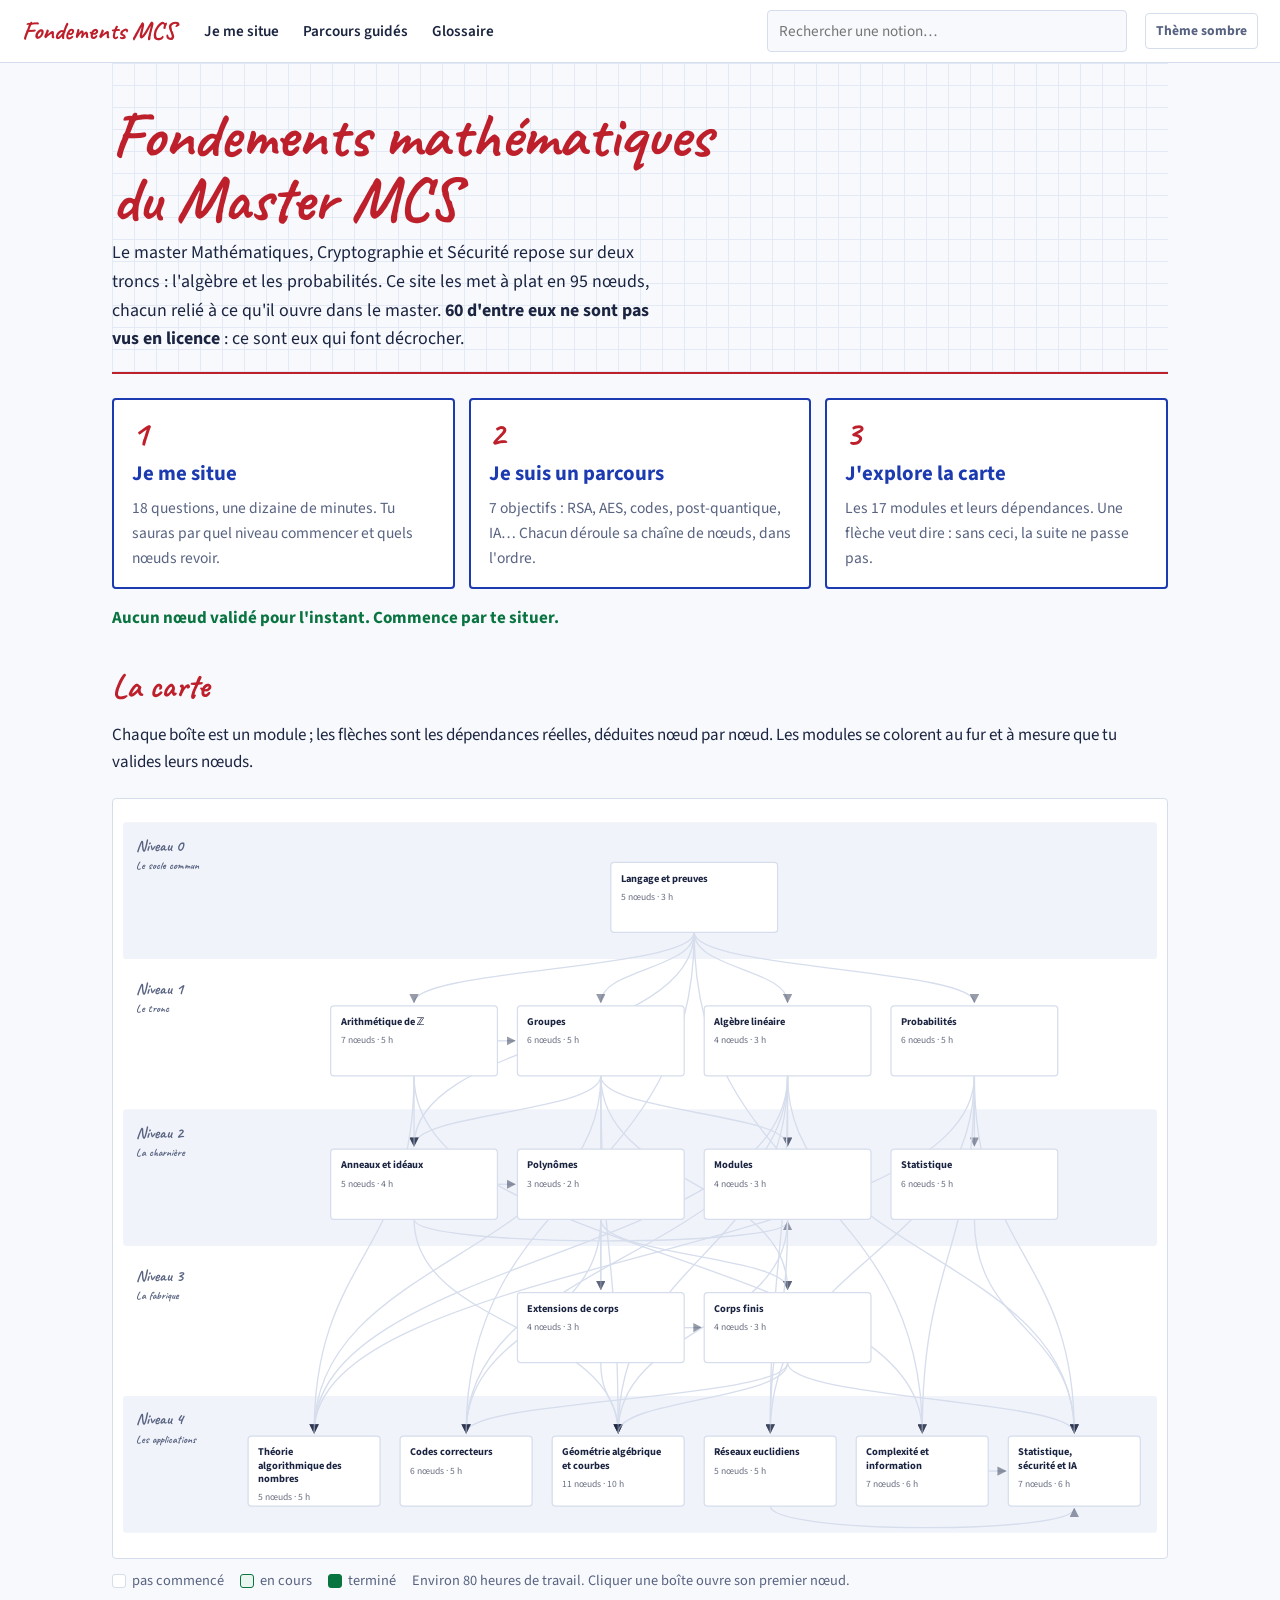
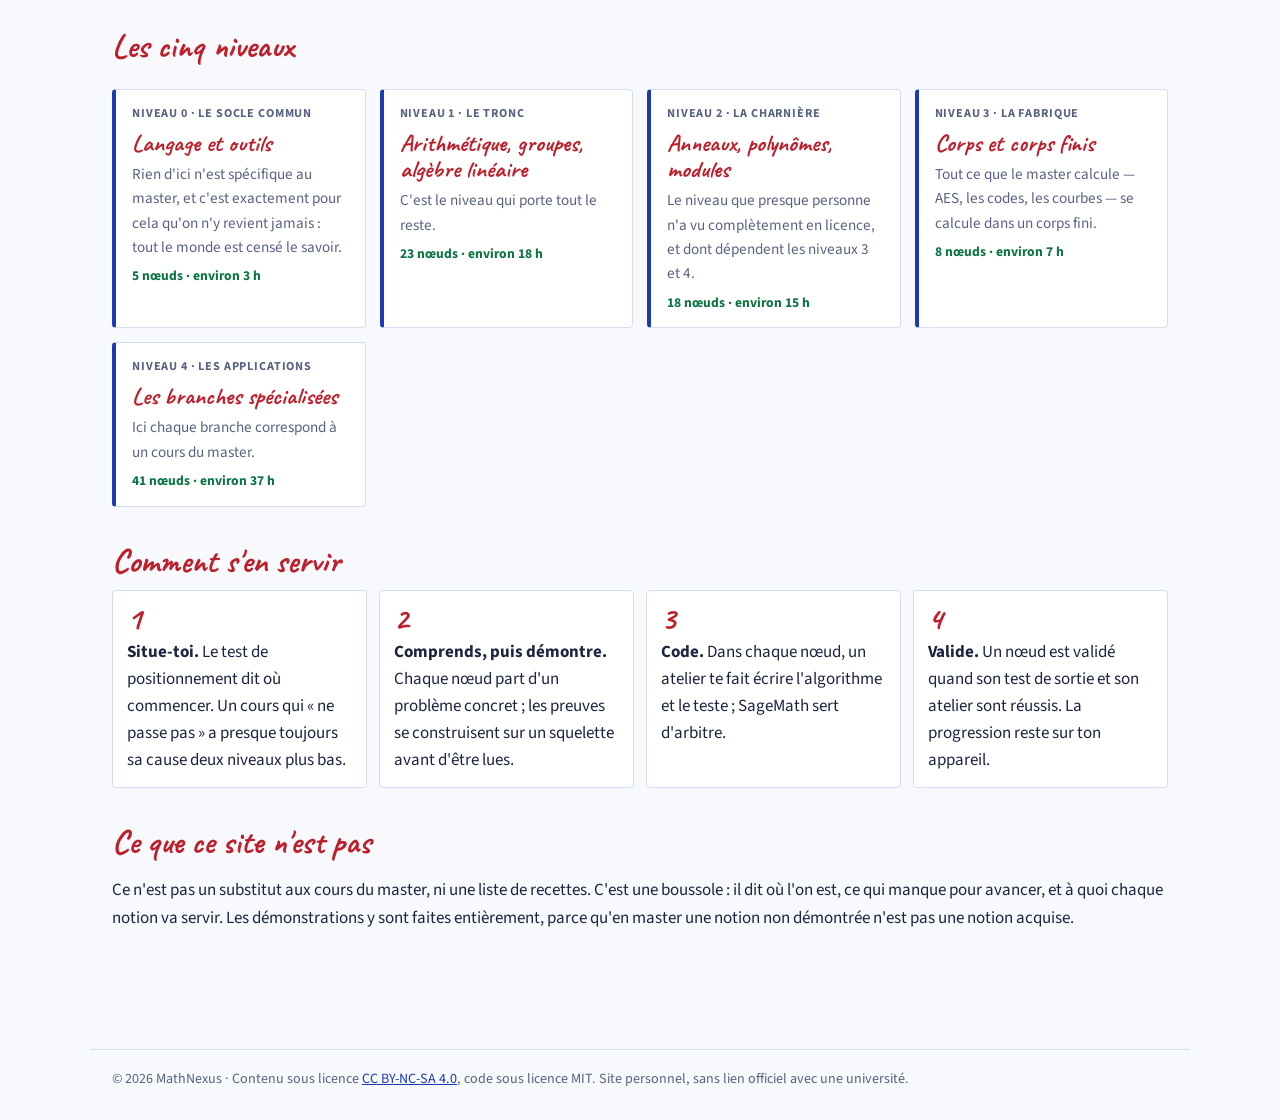
<file: docs/index.html>
<!doctype html>
<html lang="fr">
<head>
<meta charset="utf-8">
<meta name="viewport" content="width=device-width, initial-scale=1, viewport-fit=cover">
<title>Fondements mathématiques du Master MCS</title>
<meta name="description" content="Les fondements mathématiques du Master Mathématiques, Cryptographie et Sécurité : arithmétique, groupes, anneaux, modules, corps finis, courbes, codes, réseaux et complexité.">
<link rel="stylesheet" href="https://fonts.googleapis.com/css2?family=Caveat:wght@500;700&family=Kalam:wght@400;700&family=JetBrains+Mono:wght@400;600&family=Source+Sans+3:wght@400;600;700&display=swap">
<link rel="stylesheet" href="assets/style.css">
<script>try{var t=localStorage.getItem('mcs-theme');if(t)document.documentElement.dataset.theme=t;}catch(e){}</script>
<script>
window.MathJax = {
  tex: {
    inlineMath: [['\\(', '\\)']], displayMath: [['\\[', '\\]']],
    macros: {
      N:'\\mathbb{N}', Z:'\\mathbb{Z}', Q:'\\mathbb{Q}', R:'\\mathbb{R}',
      C:'\\mathbb{C}', F:'\\mathbb{F}', P:'\\mathbb{P}', A:'\\mathbb{A}',
      Vect:'\\operatorname{Vect}', Ker:'\\operatorname{Ker}', Img:'\\operatorname{Im}',
      pgcd:'\\operatorname{pgcd}', ppcm:'\\operatorname{ppcm}', ord:'\\operatorname{ord}',
      Card:'\\operatorname{Card}', rg:'\\operatorname{rg}', car:'\\operatorname{car}',
      Tr:'\\operatorname{Tr}', Nm:'\\operatorname{N}', Gal:'\\operatorname{Gal}',
      Frob:'\\operatorname{Frob}', wt:'\\operatorname{wt}', dmin:'d_{\\min}',
      Fq:'\\mathbb{F}_q', Fp:'\\mathbb{F}_p', Zn:'\\mathbb{Z}/n\\mathbb{Z}',
      Znz:'(\\mathbb{Z}/n\\mathbb{Z})^{\\times}', legendre:['\\left(\\frac{#1}{#2}\\right)',2]
    }
  },
  options: { skipHtmlTags: ['script','noscript','style','textarea','pre','code'],
             ignoreHtmlClass: 'tex2jax_ignore' },
  svg: { fontCache: 'global' }
};
</script>
<!-- MathJax est embarqué dans le dépôt : le site rend les formules même hors ligne.
     Si le fichier local manque, on retombe sur le CDN. -->
<script defer src="assets/mathjax/tex-svg.js"
        onerror="var s=document.createElement('script');s.defer=true;
                 s.src='https://cdnjs.cloudflare.com/ajax/libs/mathjax/3.2.2/es5/tex-svg.min.js';
                 document.head.appendChild(s);"></script>
</head>
<body>
<header class="barre"><a class="barre-brand" href="index.html">Fondements MCS</a><nav class="barre-liens" aria-label="Outils"><a href="positionnement.html">Je me situe</a><a href="parcours.html">Parcours guidés</a><a href="glossaire.html">Glossaire</a></nav><div class="rech" role="search"><input type="search" class="rech-in" placeholder="Rechercher une notion…" aria-label="Rechercher une notion" autocomplete="off"><ul class="rech-res" hidden></ul></div><button type="button" class="theme-btn" aria-pressed="false">Thème sombre</button></header><div class="accueil">
  <header class="hero">
    <h1>Fondements mathématiques<br>du Master MCS</h1>
    <p>Le master Mathématiques, Cryptographie et Sécurité repose sur deux troncs : l'algèbre et les
    probabilités. Ce site les met à plat en 95 nœuds, chacun relié à ce qu'il ouvre dans le master.
    <strong>60 d'entre eux ne sont pas vus en licence</strong> : ce sont eux qui font décrocher.</p>
  </header>

  <div class="entrees">
    <a class="entree" href="positionnement.html"><span class="entree-n">1</span>
      <h2>Je me situe</h2><p>18 questions, une dizaine de minutes. Tu sauras par quel niveau commencer
      et quels nœuds revoir.</p></a>
    <a class="entree" href="parcours.html"><span class="entree-n">2</span>
      <h2>Je suis un parcours</h2><p>7 objectifs : RSA, AES, codes, post-quantique, IA… Chacun
      déroule sa chaîne de nœuds, dans l'ordre.</p></a>
    <a class="entree" href="#carte"><span class="entree-n">3</span>
      <h2>J'explore la carte</h2><p>Les 17 modules et leurs dépendances. Une flèche veut dire :
      sans ceci, la suite ne passe pas.</p></a>
  </div>
  <p class="prog-global" id="prog-global" role="status"></p>

  <h2 class="sec" id="carte">La carte</h2>
  <p>Chaque boîte est un module ; les flèches sont les dépendances réelles, déduites nœud par nœud.
  Les modules se colorent au fur et à mesure que tu valides leurs nœuds.</p>
  <div class="carte-wrap"><svg class="carte" viewBox="0 0 1240 886" role="img" aria-label="Carte des dépendances entre les modules du master">
<defs><marker id="fl" viewBox="0 0 10 10" refX="9" refY="5" markerWidth="7" markerHeight="7" orient="auto-start-reverse"><path d="M0,0 L10,5 L0,10 z" fill="currentColor" opacity=".45"/></marker></defs>
<rect class="bande" x="0" y="16" width="1240" height="164" rx="4"/>
<text class="bande-t" x="16" y="50">Niveau 0</text>
<text class="bande-t" x="16" y="72" style="font-size:13px">Le socle commun</text>
<text class="bande-t" x="16" y="222">Niveau 1</text>
<text class="bande-t" x="16" y="244" style="font-size:13px">Le tronc</text>
<rect class="bande" x="0" y="360" width="1240" height="164" rx="4"/>
<text class="bande-t" x="16" y="394">Niveau 2</text>
<text class="bande-t" x="16" y="416" style="font-size:13px">La charnière</text>
<text class="bande-t" x="16" y="566">Niveau 3</text>
<text class="bande-t" x="16" y="588" style="font-size:13px">La fabrique</text>
<rect class="bande" x="0" y="704" width="1240" height="164" rx="4"/>
<text class="bande-t" x="16" y="738">Niveau 4</text>
<text class="bande-t" x="16" y="760" style="font-size:13px">Les applications</text>
<path class="lk" marker-end="url(#fl)" d="M685.0,148.0 C685.0,192.0 349.0,192.0 349.0,232.0"/>
<path class="lk" marker-end="url(#fl)" d="M449.0,278.0 L470.0,278.0"/>
<path class="lk" marker-end="url(#fl)" d="M685.0,148.0 C685.0,192.0 573.0,192.0 573.0,232.0"/>
<path class="lk" marker-end="url(#fl)" d="M685.0,148.0 C685.0,192.0 797.0,192.0 797.0,232.0"/>
<path class="lk" marker-end="url(#fl)" d="M685.0,148.0 C685.0,192.0 1021.0,192.0 1021.0,232.0"/>
<path class="lk" marker-end="url(#fl)" d="M573.0,320.0 C573.0,364.0 349.0,364.0 349.0,404.0"/>
<path class="lk" marker-end="url(#fl)" d="M685.0,148.0 C685.0,278.0 349.0,278.0 349.0,404.0"/>
<path class="lk" marker-end="url(#fl)" d="M349.0,320.0 C349.0,364.0 349.0,364.0 349.0,404.0"/>
<path class="lk" marker-end="url(#fl)" d="M449.0,450.0 L470.0,450.0"/>
<path class="lk" marker-end="url(#fl)" d="M349.0,492.0 C349.0,526.0 797.0,526.0 797.0,495.0"/>
<path class="lk" marker-end="url(#fl)" d="M797.0,320.0 C797.0,364.0 797.0,364.0 797.0,404.0"/>
<path class="lk" marker-end="url(#fl)" d="M573.0,320.0 C573.0,364.0 797.0,364.0 797.0,404.0"/>
<path class="lk" marker-end="url(#fl)" d="M1021.0,320.0 C1021.0,364.0 1021.0,364.0 1021.0,404.0"/>
<path class="lk" marker-end="url(#fl)" d="M573.0,492.0 C573.0,536.0 573.0,536.0 573.0,576.0"/>
<path class="lk" marker-end="url(#fl)" d="M573.0,320.0 C573.0,450.0 573.0,450.0 573.0,576.0"/>
<path class="lk" marker-end="url(#fl)" d="M673.0,622.0 L694.0,622.0"/>
<path class="lk" marker-end="url(#fl)" d="M573.0,492.0 C573.0,536.0 797.0,536.0 797.0,576.0"/>
<path class="lk" marker-end="url(#fl)" d="M573.0,320.0 C573.0,450.0 797.0,450.0 797.0,576.0"/>
<path class="lk" marker-end="url(#fl)" d="M349.0,320.0 C349.0,536.0 229.2,536.0 229.2,748.0"/>
<path class="lk" marker-end="url(#fl)" d="M1021.0,320.0 C1021.0,536.0 229.2,536.0 229.2,748.0"/>
<path class="lk" marker-end="url(#fl)" d="M573.0,320.0 C573.0,536.0 229.2,536.0 229.2,748.0"/>
<path class="lk" marker-end="url(#fl)" d="M797.0,320.0 C797.0,536.0 229.2,536.0 229.2,748.0"/>
<path class="lk" marker-end="url(#fl)" d="M797.0,320.0 C797.0,536.0 411.5,536.0 411.5,748.0"/>
<path class="lk" marker-end="url(#fl)" d="M797.0,664.0 C797.0,708.0 411.5,708.0 411.5,748.0"/>
<path class="lk" marker-end="url(#fl)" d="M685.0,148.0 C685.0,450.0 411.5,450.0 411.5,748.0"/>
<path class="lk" marker-end="url(#fl)" d="M573.0,492.0 C573.0,622.0 411.5,622.0 411.5,748.0"/>
<path class="lk" marker-end="url(#fl)" d="M797.0,492.0 C797.0,622.0 593.8,622.0 593.8,748.0"/>
<path class="lk" marker-end="url(#fl)" d="M349.0,492.0 C349.0,622.0 593.8,622.0 593.8,748.0"/>
<path class="lk" marker-end="url(#fl)" d="M573.0,664.0 C573.0,708.0 593.8,708.0 593.8,748.0"/>
<path class="lk" marker-end="url(#fl)" d="M573.0,320.0 C573.0,536.0 593.8,536.0 593.8,748.0"/>
<path class="lk" marker-end="url(#fl)" d="M797.0,320.0 C797.0,536.0 593.8,536.0 593.8,748.0"/>
<path class="lk" marker-end="url(#fl)" d="M797.0,664.0 C797.0,708.0 593.8,708.0 593.8,748.0"/>
<path class="lk" marker-end="url(#fl)" d="M797.0,320.0 C797.0,536.0 776.2,536.0 776.2,748.0"/>
<path class="lk" marker-end="url(#fl)" d="M797.0,492.0 C797.0,622.0 776.2,622.0 776.2,748.0"/>
<path class="lk" marker-end="url(#fl)" d="M1021.0,320.0 C1021.0,536.0 776.2,536.0 776.2,748.0"/>
<path class="lk" marker-end="url(#fl)" d="M685.0,148.0 C685.0,450.0 958.5,450.0 958.5,748.0"/>
<path class="lk" marker-end="url(#fl)" d="M349.0,320.0 C349.0,536.0 958.5,536.0 958.5,748.0"/>
<path class="lk" marker-end="url(#fl)" d="M1021.0,320.0 C1021.0,536.0 958.5,536.0 958.5,748.0"/>
<path class="lk" marker-end="url(#fl)" d="M1021.0,492.0 C1021.0,622.0 1140.8,622.0 1140.8,748.0"/>
<path class="lk" marker-end="url(#fl)" d="M797.0,320.0 C797.0,536.0 1140.8,536.0 1140.8,748.0"/>
<path class="lk" marker-end="url(#fl)" d="M797.0,664.0 C797.0,708.0 1140.8,708.0 1140.8,748.0"/>
<path class="lk" marker-end="url(#fl)" d="M1021.0,320.0 C1021.0,536.0 1140.8,536.0 1140.8,748.0"/>
<path class="lk" marker-end="url(#fl)" d="M1037.7,794.0 L1058.7,794.0"/>
<path class="lk" marker-end="url(#fl)" d="M776.2,836.0 C776.2,870.0 1140.8,870.0 1140.8,839.0"/>
<a class="n" href="niveau-0.html#log-quantif" data-noeuds="log-quantif preuves ensembles quotients denombrement"><title>Le vocabulaire commun à tous les cours du master, et les quatre façons de démontrer.</title>
<rect class="box" x="585.0" y="64.0" width="200.0" height="84" rx="4"/>
<rect class="pb" x="591.0" y="139.0" width="0" height="4" rx="2" data-l="188.0"/>
<text class="tt" x="597.0" y="87.0">Langage et preuves</text>
<text x="597.0" y="109.0" opacity=".65" style="font-size:11.5px">5 nœuds · 3 h</text>
</a>
<a class="n" href="niveau-1.html#arith-euclide" data-noeuds="arith-euclide arith-bezout arith-congruences arith-chinois arith-euler arith-premiers arith-residus"><title>De la division euclidienne aux résidus quadratiques : le calcul qui fait tourner RSA.</title>
<rect class="box" x="249.0" y="236.0" width="200.0" height="84" rx="4"/>
<rect class="pb" x="255.0" y="311.0" width="0" height="4" rx="2" data-l="188.0"/>
<text class="tt" x="261.0" y="259.0">Arithmétique de ℤ</text>
<text x="261.0" y="281.0" opacity=".65" style="font-size:11.5px">7 nœuds · 5 h</text>
</a>
<a class="n" href="niveau-1.html#grp-base" data-noeuds="grp-base grp-lagrange grp-cycliques grp-morphismes grp-isomorphismes grp-abeliens"><title>La structure qui porte le logarithme discret, de ℤ/nℤ aux courbes elliptiques.</title>
<rect class="box" x="473.0" y="236.0" width="200.0" height="84" rx="4"/>
<rect class="pb" x="479.0" y="311.0" width="0" height="4" rx="2" data-l="188.0"/>
<text class="tt" x="485.0" y="259.0">Groupes</text>
<text x="485.0" y="281.0" opacity=".65" style="font-size:11.5px">6 nœuds · 5 h</text>
</a>
<a class="n" href="niveau-1.html#lin-ev" data-noeuds="lin-ev lin-matrices lin-dualite lin-reduction"><title>Les espaces vectoriels relus sur un corps fini quelconque, pas seulement sur ℝ.</title>
<rect class="box" x="697.0" y="236.0" width="200.0" height="84" rx="4"/>
<rect class="pb" x="703.0" y="311.0" width="0" height="4" rx="2" data-l="188.0"/>
<text class="tt" x="709.0" y="259.0">Algèbre linéaire</text>
<text x="709.0" y="281.0" opacity=".65" style="font-size:11.5px">4 nœuds · 3 h</text>
</a>
<a class="n" href="niveau-1.html#proba-espaces" data-noeuds="proba-espaces proba-bayes proba-va proba-esperance proba-independance proba-tcl"><title>Le cadre mesuré des probabilités : ce qui donne un sens à « négligeable » et à « au hasard ».</title>
<rect class="box" x="921.0" y="236.0" width="200.0" height="84" rx="4"/>
<rect class="pb" x="927.0" y="311.0" width="0" height="4" rx="2" data-l="188.0"/>
<text class="tt" x="933.0" y="259.0">Probabilités</text>
<text x="933.0" y="281.0" opacity=".65" style="font-size:11.5px">6 nœuds · 5 h</text>
</a>
<a class="n" href="niveau-2.html#ann-base" data-noeuds="ann-base ann-ideaux ann-premiers-max ann-euclidiens ann-chinois"><title>Quotients, idéaux, anneaux principaux : la clé de tout le niveau 3.</title>
<rect class="box" x="249.0" y="408.0" width="200.0" height="84" rx="4"/>
<rect class="pb" x="255.0" y="483.0" width="0" height="4" rx="2" data-l="188.0"/>
<text class="tt" x="261.0" y="431.0">Anneaux et idéaux</text>
<text x="261.0" y="453.0" opacity=".65" style="font-size:11.5px">5 nœuds · 4 h</text>
</a>
<a class="n" href="niveau-2.html#poly-division" data-noeuds="poly-division poly-irreductible poly-quotient"><title>K[X] comme modèle d&#x27;anneau euclidien, et la fabrique des corps finis.</title>
<rect class="box" x="473.0" y="408.0" width="200.0" height="84" rx="4"/>
<rect class="pb" x="479.0" y="483.0" width="0" height="4" rx="2" data-l="188.0"/>
<text class="tt" x="485.0" y="431.0">Polynômes</text>
<text x="485.0" y="453.0" opacity=".65" style="font-size:11.5px">3 nœuds · 2 h</text>
</a>
<a class="n" href="niveau-2.html#mod-base" data-noeuds="mod-base mod-libres mod-structure mod-noetherien"><title>Les espaces vectoriels sur un anneau : le cadre du post-quantique.</title>
<rect class="box" x="697.0" y="408.0" width="200.0" height="84" rx="4"/>
<rect class="pb" x="703.0" y="483.0" width="0" height="4" rx="2" data-l="188.0"/>
<text class="tt" x="709.0" y="431.0">Modules</text>
<text x="709.0" y="453.0" opacity=".65" style="font-size:11.5px">4 nœuds · 3 h</text>
</a>
<a class="n" href="niveau-2.html#stat-echantillon" data-noeuds="stat-echantillon stat-lois stat-estimation stat-ic stat-tests stat-khi2"><title>Estimer et décider à partir d&#x27;un échantillon : le langage des tests d&#x27;aléa et de l&#x27;apprentissage.</title>
<rect class="box" x="921.0" y="408.0" width="200.0" height="84" rx="4"/>
<rect class="pb" x="927.0" y="483.0" width="0" height="4" rx="2" data-l="188.0"/>
<text class="tt" x="933.0" y="431.0">Statistique</text>
<text x="933.0" y="453.0" opacity=".65" style="font-size:11.5px">6 nœuds · 5 h</text>
</a>
<a class="n" href="niveau-3.html#ext-degre" data-noeuds="ext-degre ext-algebrique ext-decomposition ext-galois"><title>Comment on fabrique un corps plus grand, et ce qu&#x27;on y gagne.</title>
<rect class="box" x="473.0" y="580.0" width="200.0" height="84" rx="4"/>
<rect class="pb" x="479.0" y="655.0" width="0" height="4" rx="2" data-l="188.0"/>
<text class="tt" x="485.0" y="603.0">Extensions de corps</text>
<text x="485.0" y="625.0" opacity=".65" style="font-size:11.5px">4 nœuds · 3 h</text>
</a>
<a class="n" href="niveau-3.html#cf-existence" data-noeuds="cf-existence cf-construction cf-cyclique cf-frobenius"><title>𝔽q : l&#x27;objet le plus utilisé de tout le master.</title>
<rect class="box" x="697.0" y="580.0" width="200.0" height="84" rx="4"/>
<rect class="pb" x="703.0" y="655.0" width="0" height="4" rx="2" data-l="188.0"/>
<text class="tt" x="709.0" y="603.0">Corps finis</text>
<text x="709.0" y="625.0" opacity=".65" style="font-size:11.5px">4 nœuds · 3 h</text>
</a>
<a class="n" href="niveau-4.html#tan-primalite" data-noeuds="tan-primalite tan-factorisation tan-crible tan-logdiscret tan-indices"><title>Les trois problèmes dont dépend la sécurité : primalité, factorisation, logarithme discret.</title>
<rect class="box" x="150.0" y="752.0" width="158.3" height="84" rx="4"/>
<rect class="pb" x="156.0" y="827.0" width="0" height="4" rx="2" data-l="146.3"/>
<text class="tt" x="162.0" y="775.0">Théorie</text>
<text class="tt" x="162.0" y="791.0">algorithmique des</text>
<text class="tt" x="162.0" y="807.0">nombres</text>
<text x="162.0" y="829.0" opacity=".65" style="font-size:11.5px">5 nœuds · 5 h</text>
</a>
<a class="n" href="niveau-4.html#codes-lineaires" data-noeuds="codes-lineaires codes-syndrome codes-bornes codes-cycliques codes-rs codes-goppa"><title>L&#x27;algèbre linéaire sur 𝔽q mise au service de la fiabilité — et du post-quantique.</title>
<rect class="box" x="332.3" y="752.0" width="158.3" height="84" rx="4"/>
<rect class="pb" x="338.3" y="827.0" width="0" height="4" rx="2" data-l="146.3"/>
<text class="tt" x="344.3" y="775.0">Codes correcteurs</text>
<text x="344.3" y="797.0" opacity=".65" style="font-size:11.5px">6 nœuds · 5 h</text>
</a>
<a class="n" href="niveau-4.html#ga-varietes" data-noeuds="ga-varietes ga-noether ga-nullstellensatz ga-projectif ga-locaux ga-diviseurs ga-riemann-roch ga-elliptiques ga-isogenies ga-hasse ga-couplages"><title>Des variétés affines à Riemann-Roch, jusqu&#x27;aux courbes elliptiques et aux couplages.</title>
<rect class="box" x="514.7" y="752.0" width="158.3" height="84" rx="4"/>
<rect class="pb" x="520.7" y="827.0" width="0" height="4" rx="2" data-l="146.3"/>
<text class="tt" x="526.7" y="775.0">Géométrie algébrique</text>
<text class="tt" x="526.7" y="791.0">et courbes</text>
<text x="526.7" y="813.0" opacity=".65" style="font-size:11.5px">11 nœuds · 10 h</text>
</a>
<a class="n" href="niveau-4.html#res-base" data-noeuds="res-base res-minkowski res-lll res-cryptanalyse res-lwe"><title>La branche qui porte le post-quantique normalisé par le NIST.</title>
<rect class="box" x="697.0" y="752.0" width="158.3" height="84" rx="4"/>
<rect class="pb" x="703.0" y="827.0" width="0" height="4" rx="2" data-l="146.3"/>
<text class="tt" x="709.0" y="775.0">Réseaux euclidiens</text>
<text x="709.0" y="797.0" opacity=".65" style="font-size:11.5px">5 nœuds · 5 h</text>
</a>
<a class="n" href="niveau-4.html#cplx-turing" data-noeuds="cplx-turing cplx-p-np cplx-cook cplx-probabiliste cplx-sens-unique cplx-entropie cplx-reductions"><title>Ce qui donne un sens précis au mot « difficile ».</title>
<rect class="box" x="879.3" y="752.0" width="158.3" height="84" rx="4"/>
<rect class="pb" x="885.3" y="827.0" width="0" height="4" rx="2" data-l="146.3"/>
<text class="tt" x="891.3" y="775.0">Complexité et</text>
<text class="tt" x="891.3" y="791.0">information</text>
<text x="891.3" y="813.0" opacity=".65" style="font-size:11.5px">7 nœuds · 6 h</text>
</a>
<a class="n" href="niveau-4.html#ia-tests-alea" data-noeuds="ia-tests-alea ia-canaux ia-distingueurs ia-apprentissage ia-attaques ia-confidentialite ia-homomorphe"><title>Là où la statistique rencontre la sécurité et l&#x27;apprentissage automatique.</title>
<rect class="box" x="1061.7" y="752.0" width="158.3" height="84" rx="4"/>
<rect class="pb" x="1067.7" y="827.0" width="0" height="4" rx="2" data-l="146.3"/>
<text class="tt" x="1073.7" y="775.0">Statistique,</text>
<text class="tt" x="1073.7" y="791.0">sécurité et IA</text>
<text x="1073.7" y="813.0" opacity=".65" style="font-size:11.5px">7 nœuds · 6 h</text>
</a>
</svg></div>
  <p class="legende">
    <span><i class="lg-vide"></i>pas commencé</span><span><i class="lg-cours"></i>en cours</span>
    <span><i class="lg-fini"></i>terminé</span>
    <span>Environ 80 heures de travail. Cliquer une boîte ouvre son premier nœud.</span>
  </p>

  <h2 class="sec">Les cinq niveaux</h2>
  <div class="cartes"><a class="niv-card" href="niveau-0.html" data-noeuds="log-quantif preuves ensembles quotients denombrement"><span class="k">Niveau 0 · Le socle commun</span><h3>Langage et outils</h3><p>Rien d&#x27;ici n&#x27;est spécifique au master, et c&#x27;est exactement pour cela qu&#x27;on n&#x27;y revient jamais : tout le monde est censé le savoir.</p><span class="cpt">5 nœuds · environ 3 h<span class="cpt-fait"></span></span></a><a class="niv-card" href="niveau-1.html" data-noeuds="arith-euclide arith-bezout arith-congruences arith-chinois arith-euler arith-premiers arith-residus grp-base grp-lagrange grp-cycliques grp-morphismes grp-isomorphismes grp-abeliens lin-ev lin-matrices lin-dualite lin-reduction proba-espaces proba-bayes proba-va proba-esperance proba-independance proba-tcl"><span class="k">Niveau 1 · Le tronc</span><h3>Arithmétique, groupes, algèbre linéaire</h3><p>C&#x27;est le niveau qui porte tout le reste.</p><span class="cpt">23 nœuds · environ 18 h<span class="cpt-fait"></span></span></a><a class="niv-card" href="niveau-2.html" data-noeuds="ann-base ann-ideaux ann-premiers-max ann-euclidiens ann-chinois poly-division poly-irreductible poly-quotient mod-base mod-libres mod-structure mod-noetherien stat-echantillon stat-lois stat-estimation stat-ic stat-tests stat-khi2"><span class="k">Niveau 2 · La charnière</span><h3>Anneaux, polynômes, modules</h3><p>Le niveau que presque personne n&#x27;a vu complètement en licence, et dont dépendent les niveaux 3 et 4.</p><span class="cpt">18 nœuds · environ 15 h<span class="cpt-fait"></span></span></a><a class="niv-card" href="niveau-3.html" data-noeuds="ext-degre ext-algebrique ext-decomposition ext-galois cf-existence cf-construction cf-cyclique cf-frobenius"><span class="k">Niveau 3 · La fabrique</span><h3>Corps et corps finis</h3><p>Tout ce que le master calcule — AES, les codes, les courbes — se calcule dans un corps fini.</p><span class="cpt">8 nœuds · environ 7 h<span class="cpt-fait"></span></span></a><a class="niv-card" href="niveau-4.html" data-noeuds="tan-primalite tan-factorisation tan-crible tan-logdiscret tan-indices codes-lineaires codes-syndrome codes-bornes codes-cycliques codes-rs codes-goppa ga-varietes ga-noether ga-nullstellensatz ga-projectif ga-locaux ga-diviseurs ga-riemann-roch ga-elliptiques ga-isogenies ga-hasse ga-couplages res-base res-minkowski res-lll res-cryptanalyse res-lwe cplx-turing cplx-p-np cplx-cook cplx-probabiliste cplx-sens-unique cplx-entropie cplx-reductions ia-tests-alea ia-canaux ia-distingueurs ia-apprentissage ia-attaques ia-confidentialite ia-homomorphe"><span class="k">Niveau 4 · Les applications</span><h3>Les branches spécialisées</h3><p>Ici chaque branche correspond à un cours du master.</p><span class="cpt">41 nœuds · environ 37 h<span class="cpt-fait"></span></span></a></div>

  <h2 class="sec">Comment s'en servir</h2>
  <div class="howto">
    <div><p class="num">1</p><p><strong>Situe-toi.</strong> Le test de positionnement dit où commencer.
    Un cours qui « ne passe pas » a presque toujours sa cause deux niveaux plus bas.</p></div>
    <div><p class="num">2</p><p><strong>Comprends, puis démontre.</strong> Chaque nœud part d'un
    problème concret ; les preuves se construisent sur un squelette avant d'être lues.</p></div>
    <div><p class="num">3</p><p><strong>Code.</strong> Dans chaque nœud, un atelier te fait écrire
    l'algorithme et le teste ; SageMath sert d'arbitre.</p></div>
    <div><p class="num">4</p><p><strong>Valide.</strong> Un nœud est validé quand son test de sortie et
    son atelier sont réussis. La progression reste sur ton appareil.</p></div>
  </div>

  <h2 class="sec">Ce que ce site n'est pas</h2>
  <p>Ce n'est pas un substitut aux cours du master, ni une liste de recettes. C'est une boussole :
  il dit où l'on est, ce qui manque pour avancer, et à quoi chaque notion va servir. Les
  démonstrations y sont faites entièrement, parce qu'en master une notion non démontrée
  n'est pas une notion acquise.</p>
</div><footer class="pied"><p>© 2026 MathNexus · Contenu sous licence <a href="https://creativecommons.org/licenses/by-nc-sa/4.0/deed.fr">CC BY-NC-SA 4.0</a>, code sous licence MIT. Site personnel, sans lien officiel avec une université.</p></footer>
<script defer src="assets/outils.js"></script>
</body>
</html>
</file>
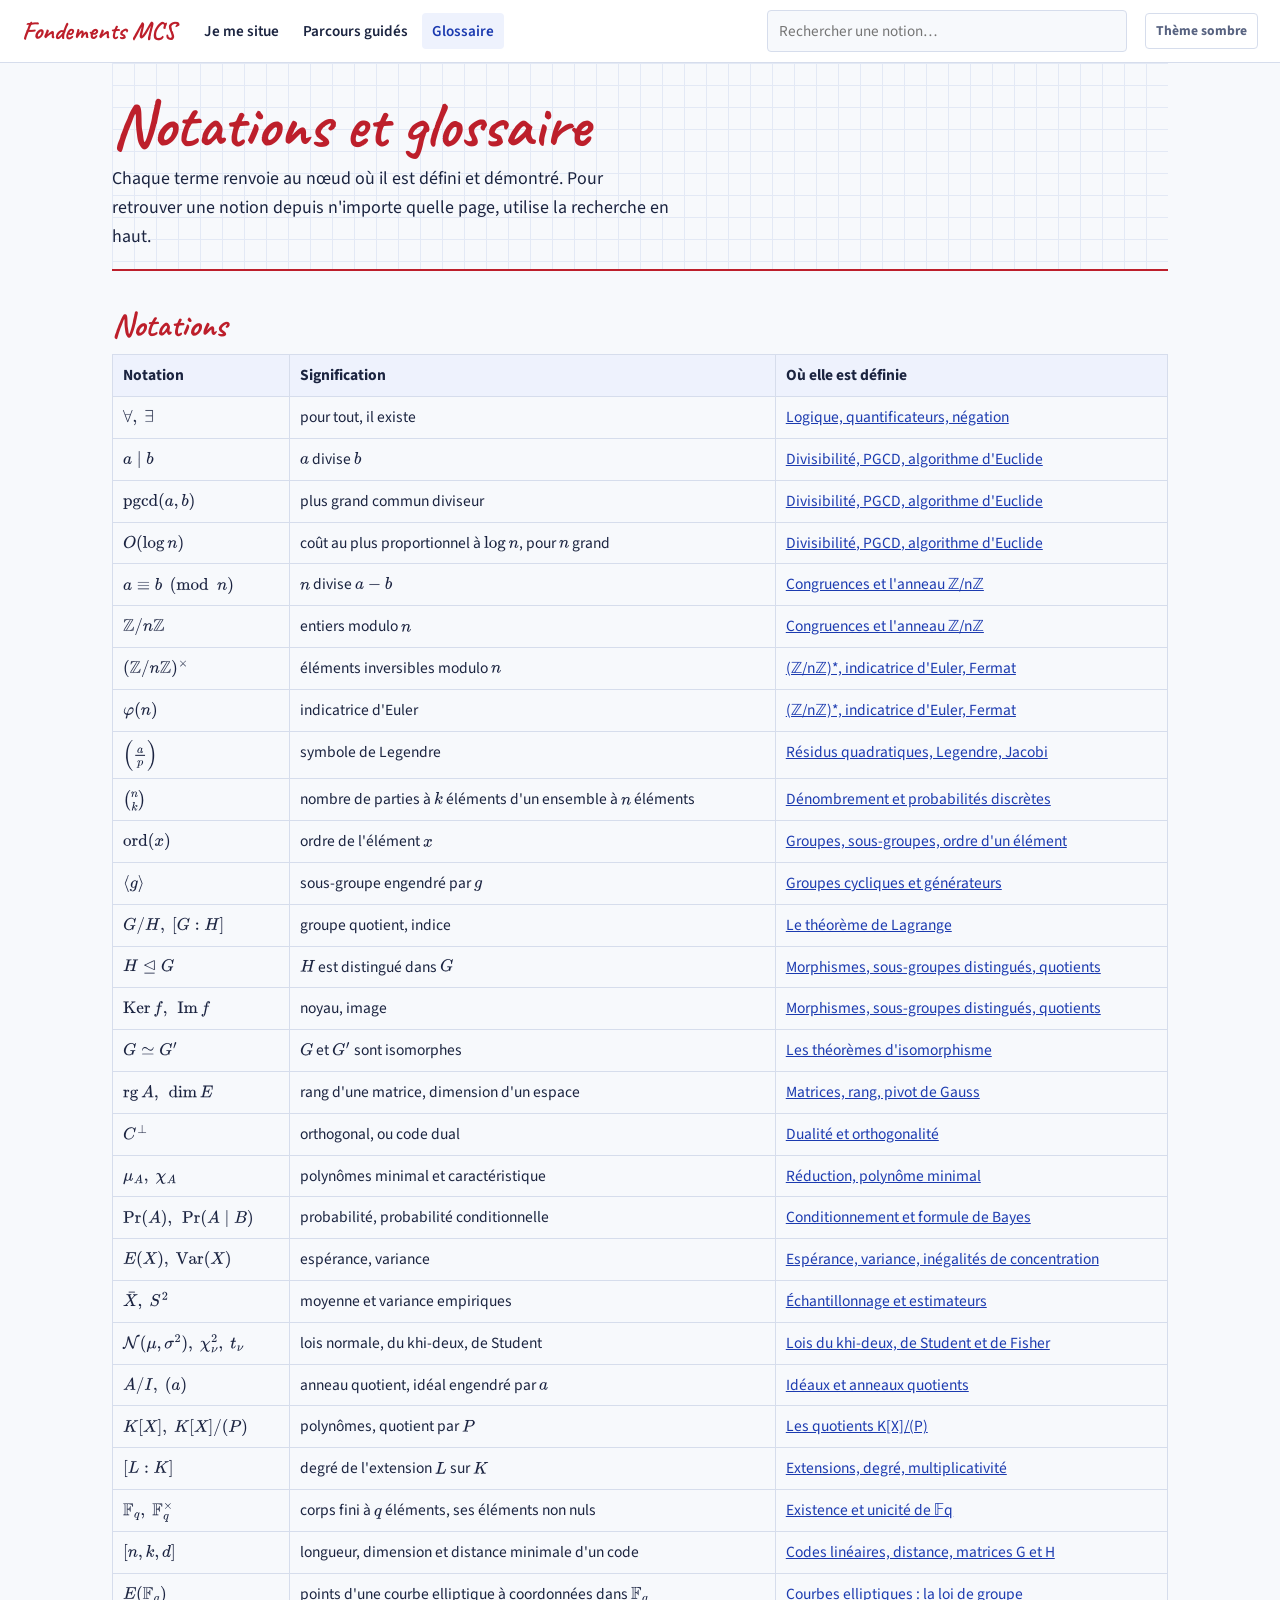
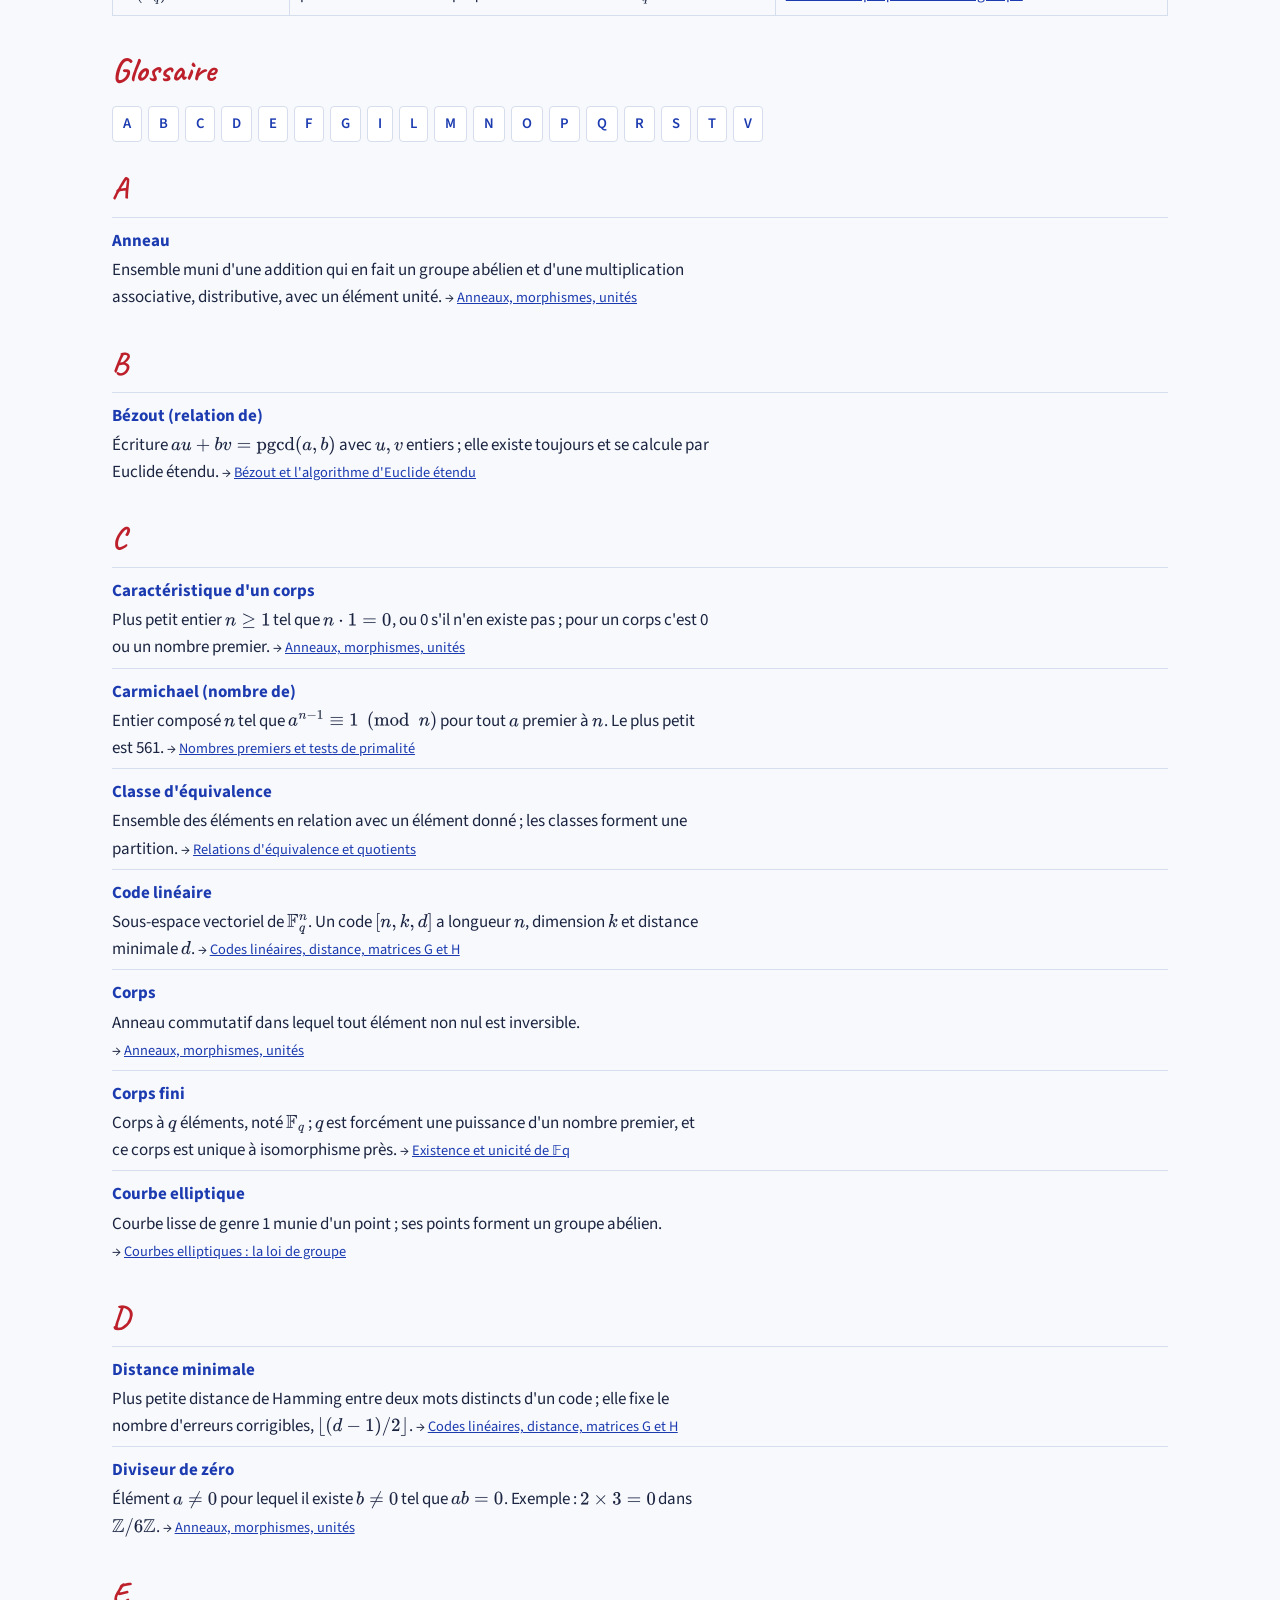
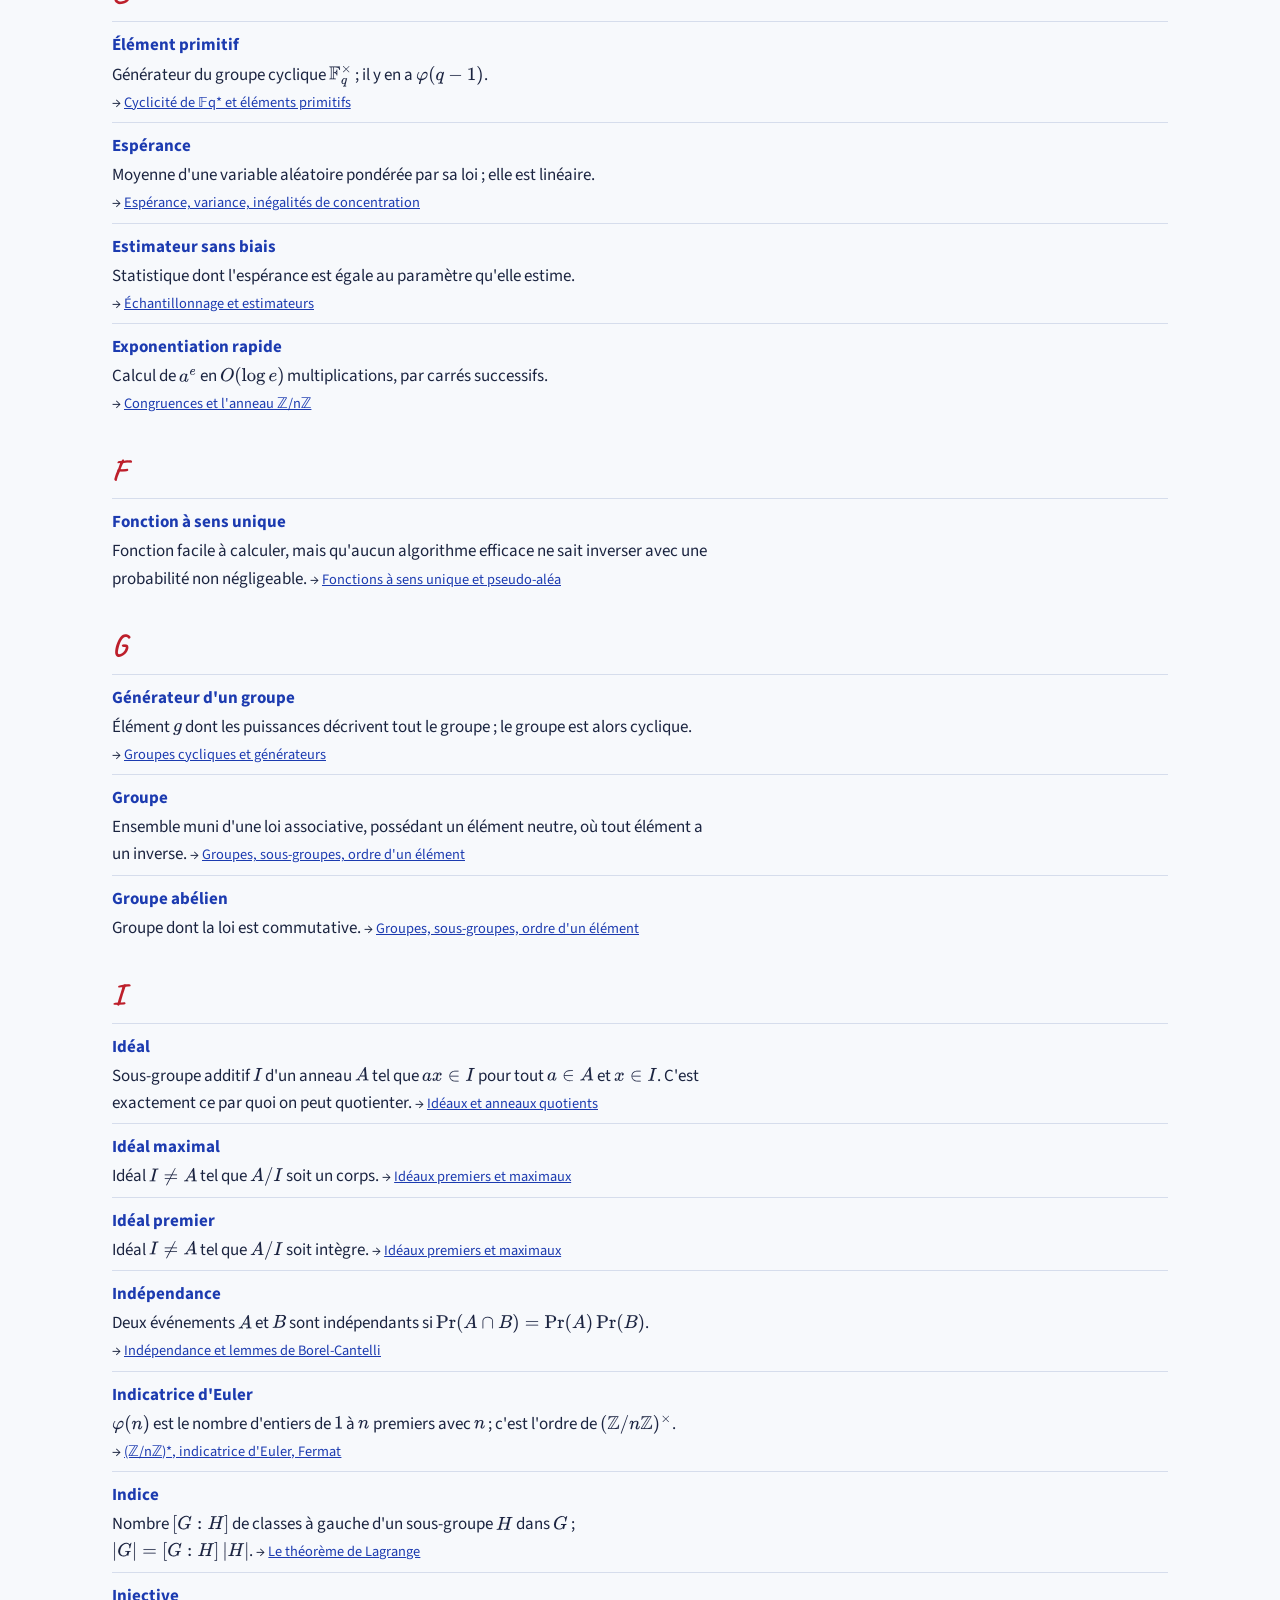
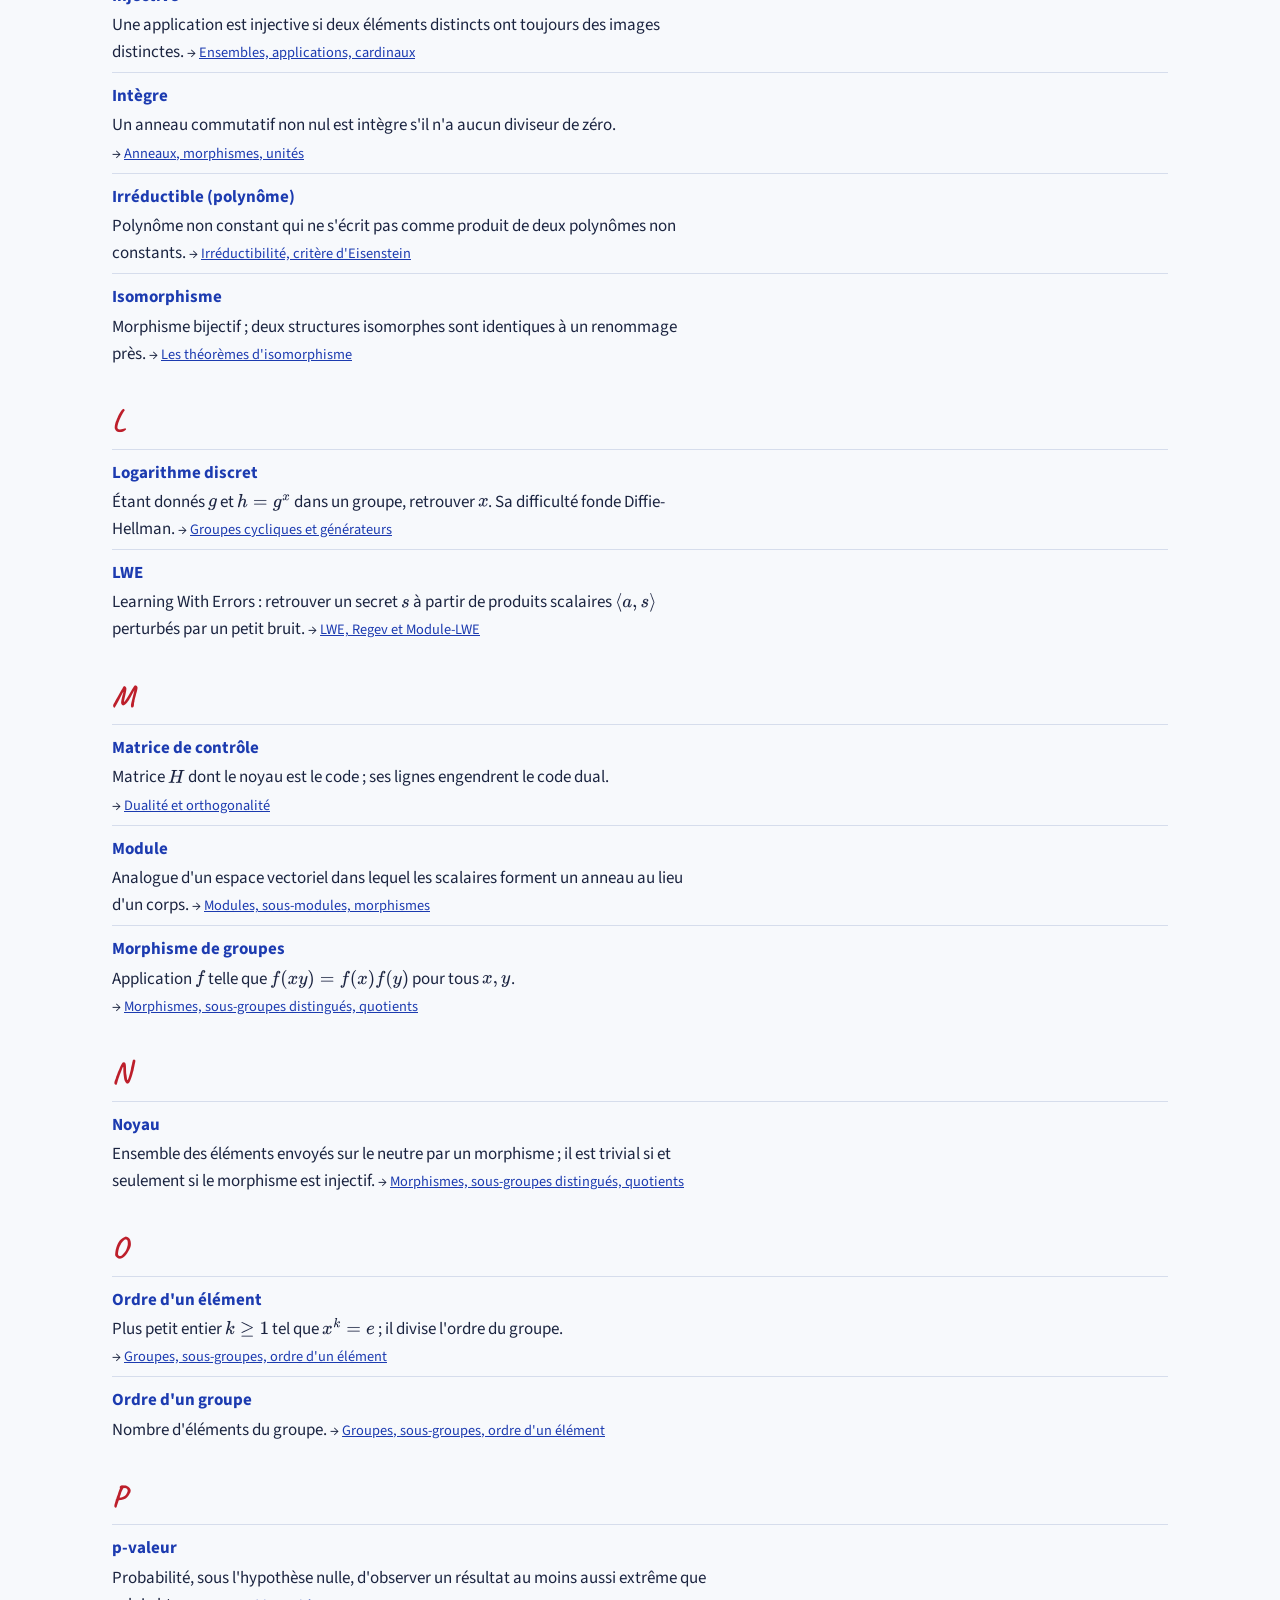
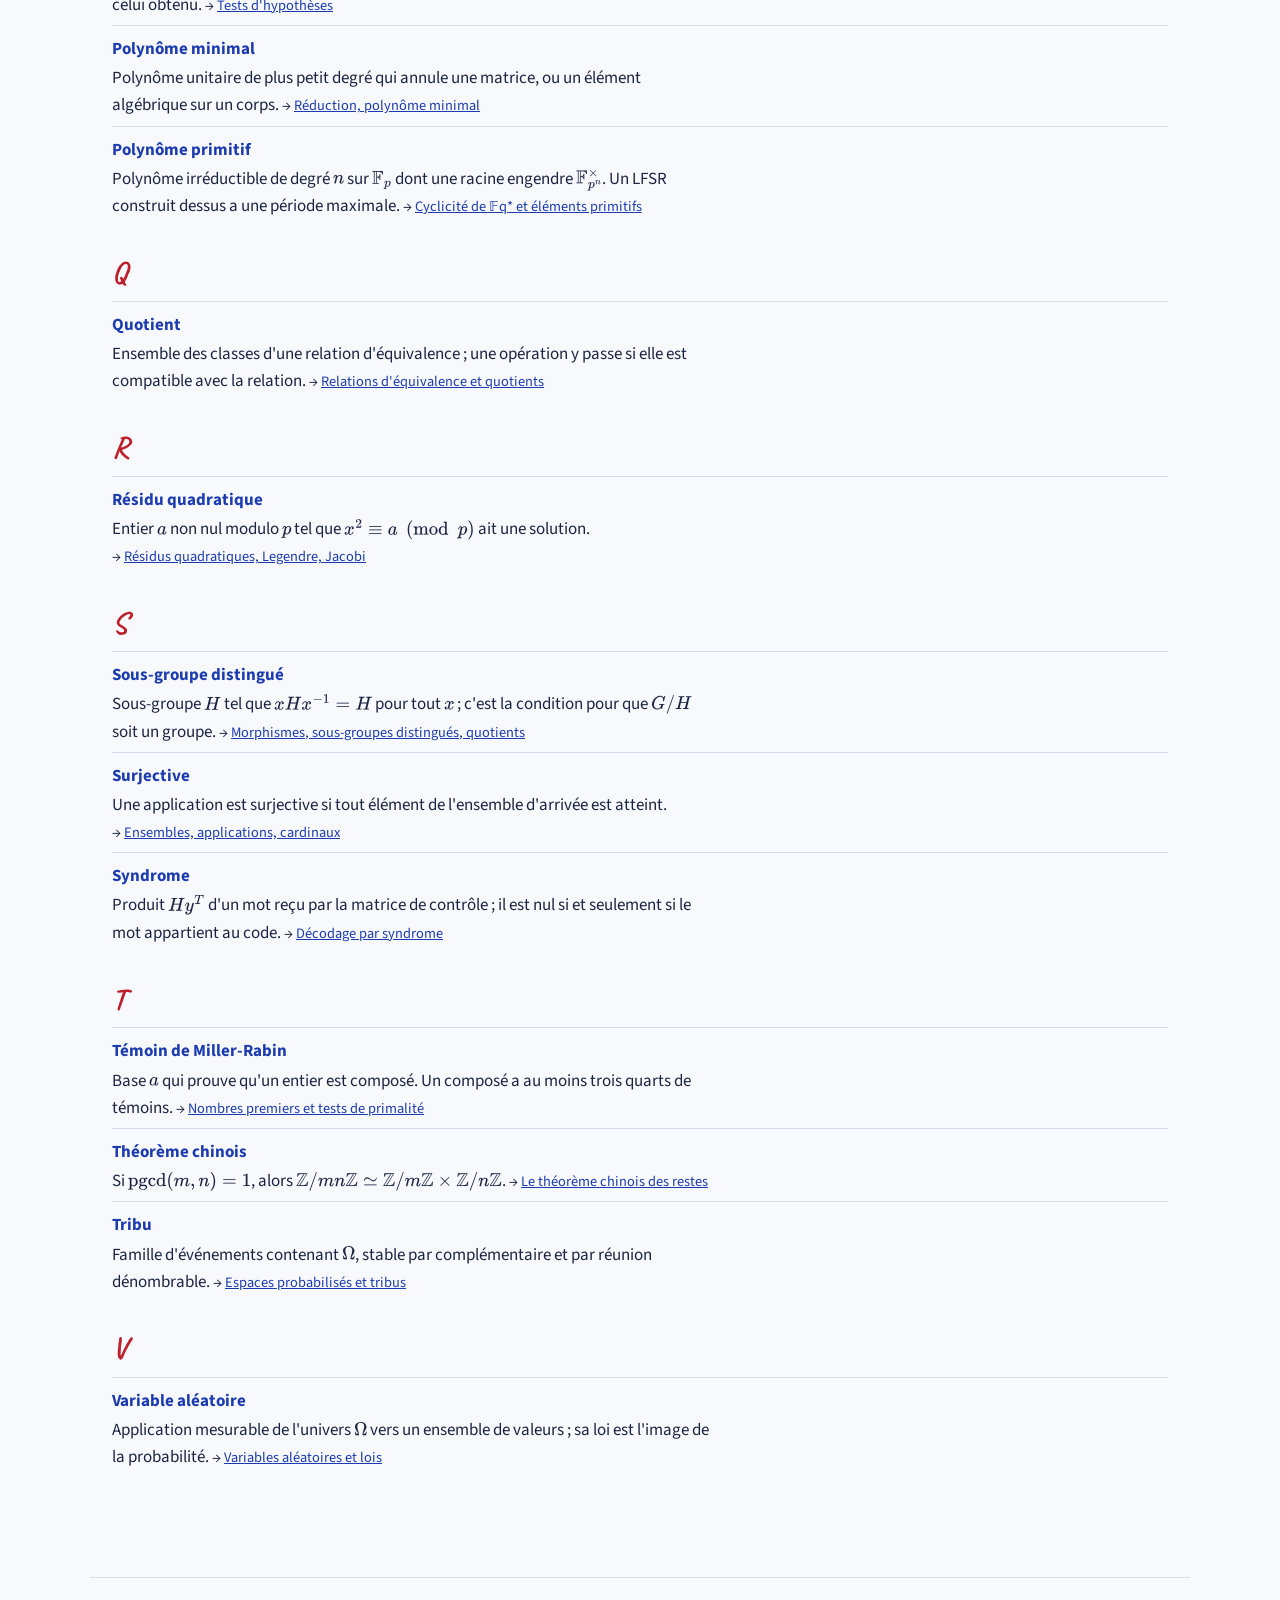
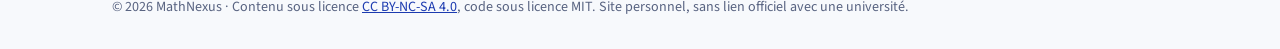
<file: docs/glossaire.html>
<!doctype html>
<html lang="fr">
<head>
<meta charset="utf-8">
<meta name="viewport" content="width=device-width, initial-scale=1, viewport-fit=cover">
<title>Notations et glossaire — Fondements mathématiques du Master MCS</title>
<meta name="description" content="Les fondements mathématiques du Master Mathématiques, Cryptographie et Sécurité : arithmétique, groupes, anneaux, modules, corps finis, courbes, codes, réseaux et complexité.">
<link rel="stylesheet" href="https://fonts.googleapis.com/css2?family=Caveat:wght@500;700&family=Kalam:wght@400;700&family=JetBrains+Mono:wght@400;600&family=Source+Sans+3:wght@400;600;700&display=swap">
<link rel="stylesheet" href="assets/style.css">
<script>try{var t=localStorage.getItem('mcs-theme');if(t)document.documentElement.dataset.theme=t;}catch(e){}</script>
<script>
window.MathJax = {
  tex: {
    inlineMath: [['\\(', '\\)']], displayMath: [['\\[', '\\]']],
    macros: {
      N:'\\mathbb{N}', Z:'\\mathbb{Z}', Q:'\\mathbb{Q}', R:'\\mathbb{R}',
      C:'\\mathbb{C}', F:'\\mathbb{F}', P:'\\mathbb{P}', A:'\\mathbb{A}',
      Vect:'\\operatorname{Vect}', Ker:'\\operatorname{Ker}', Img:'\\operatorname{Im}',
      pgcd:'\\operatorname{pgcd}', ppcm:'\\operatorname{ppcm}', ord:'\\operatorname{ord}',
      Card:'\\operatorname{Card}', rg:'\\operatorname{rg}', car:'\\operatorname{car}',
      Tr:'\\operatorname{Tr}', Nm:'\\operatorname{N}', Gal:'\\operatorname{Gal}',
      Frob:'\\operatorname{Frob}', wt:'\\operatorname{wt}', dmin:'d_{\\min}',
      Fq:'\\mathbb{F}_q', Fp:'\\mathbb{F}_p', Zn:'\\mathbb{Z}/n\\mathbb{Z}',
      Znz:'(\\mathbb{Z}/n\\mathbb{Z})^{\\times}', legendre:['\\left(\\frac{#1}{#2}\\right)',2]
    }
  },
  options: { skipHtmlTags: ['script','noscript','style','textarea','pre','code'],
             ignoreHtmlClass: 'tex2jax_ignore' },
  svg: { fontCache: 'global' }
};
</script>
<!-- MathJax est embarqué dans le dépôt : le site rend les formules même hors ligne.
     Si le fichier local manque, on retombe sur le CDN. -->
<script defer src="assets/mathjax/tex-svg.js"
        onerror="var s=document.createElement('script');s.defer=true;
                 s.src='https://cdnjs.cloudflare.com/ajax/libs/mathjax/3.2.2/es5/tex-svg.min.js';
                 document.head.appendChild(s);"></script>
</head>
<body>
<header class="barre"><a class="barre-brand" href="index.html">Fondements MCS</a><nav class="barre-liens" aria-label="Outils"><a href="positionnement.html">Je me situe</a><a href="parcours.html">Parcours guidés</a><a href="glossaire.html" aria-current="page">Glossaire</a></nav><div class="rech" role="search"><input type="search" class="rech-in" placeholder="Rechercher une notion…" aria-label="Rechercher une notion" autocomplete="off"><ul class="rech-res" hidden></ul></div><button type="button" class="theme-btn" aria-pressed="false">Thème sombre</button></header><div class="accueil outil">
  <header class="hero"><h1>Notations et glossaire</h1>
    <p>Chaque terme renvoie au nœud où il est défini et démontré. Pour retrouver une notion depuis
    n'importe quelle page, utilise la recherche en haut.</p></header>
  <h2 class="sec" id="notations">Notations</h2>
  <div class="table-wrap"><table class="notations"><thead><tr><th>Notation</th><th>Signification</th>
  <th>Où elle est définie</th></tr></thead><tbody><tr><td class="nt-s">\(\forall,\ \exists\)</td><td>pour tout, il existe</td><td><a href="niveau-0.html#log-quantif">Logique, quantificateurs, négation</a></td></tr><tr><td class="nt-s">\(a\mid b\)</td><td>\(a\) divise \(b\)</td><td><a href="niveau-1.html#arith-euclide">Divisibilité, PGCD, algorithme d&#x27;Euclide</a></td></tr><tr><td class="nt-s">\(\pgcd(a,b)\)</td><td>plus grand commun diviseur</td><td><a href="niveau-1.html#arith-euclide">Divisibilité, PGCD, algorithme d&#x27;Euclide</a></td></tr><tr><td class="nt-s">\(O(\log n)\)</td><td>coût au plus proportionnel à \(\log n\), pour \(n\) grand</td><td><a href="niveau-1.html#arith-euclide">Divisibilité, PGCD, algorithme d&#x27;Euclide</a></td></tr><tr><td class="nt-s">\(a\equiv b \pmod n\)</td><td>\(n\) divise \(a-b\)</td><td><a href="niveau-1.html#arith-congruences">Congruences et l&#x27;anneau ℤ/nℤ</a></td></tr><tr><td class="nt-s">\(\Z/n\Z\)</td><td>entiers modulo \(n\)</td><td><a href="niveau-1.html#arith-congruences">Congruences et l&#x27;anneau ℤ/nℤ</a></td></tr><tr><td class="nt-s">\(\Znz\)</td><td>éléments inversibles modulo \(n\)</td><td><a href="niveau-1.html#arith-euler">(ℤ/nℤ)*, indicatrice d&#x27;Euler, Fermat</a></td></tr><tr><td class="nt-s">\(\varphi(n)\)</td><td>indicatrice d'Euler</td><td><a href="niveau-1.html#arith-euler">(ℤ/nℤ)*, indicatrice d&#x27;Euler, Fermat</a></td></tr><tr><td class="nt-s">\(\legendre{a}{p}\)</td><td>symbole de Legendre</td><td><a href="niveau-1.html#arith-residus">Résidus quadratiques, Legendre, Jacobi</a></td></tr><tr><td class="nt-s">\(\binom{n}{k}\)</td><td>nombre de parties à \(k\) éléments d'un ensemble à \(n\) éléments</td><td><a href="niveau-0.html#denombrement">Dénombrement et probabilités discrètes</a></td></tr><tr><td class="nt-s">\(\ord(x)\)</td><td>ordre de l'élément \(x\)</td><td><a href="niveau-1.html#grp-base">Groupes, sous-groupes, ordre d&#x27;un élément</a></td></tr><tr><td class="nt-s">\(\langle g\rangle\)</td><td>sous-groupe engendré par \(g\)</td><td><a href="niveau-1.html#grp-cycliques">Groupes cycliques et générateurs</a></td></tr><tr><td class="nt-s">\(G/H,\ [G:H]\)</td><td>groupe quotient, indice</td><td><a href="niveau-1.html#grp-lagrange">Le théorème de Lagrange</a></td></tr><tr><td class="nt-s">\(H\trianglelefteq G\)</td><td>\(H\) est distingué dans \(G\)</td><td><a href="niveau-1.html#grp-morphismes">Morphismes, sous-groupes distingués, quotients</a></td></tr><tr><td class="nt-s">\(\Ker f,\ \Img f\)</td><td>noyau, image</td><td><a href="niveau-1.html#grp-morphismes">Morphismes, sous-groupes distingués, quotients</a></td></tr><tr><td class="nt-s">\(G\simeq G'\)</td><td>\(G\) et \(G'\) sont isomorphes</td><td><a href="niveau-1.html#grp-isomorphismes">Les théorèmes d&#x27;isomorphisme</a></td></tr><tr><td class="nt-s">\(\rg A,\ \dim E\)</td><td>rang d'une matrice, dimension d'un espace</td><td><a href="niveau-1.html#lin-matrices">Matrices, rang, pivot de Gauss</a></td></tr><tr><td class="nt-s">\(C^{\perp}\)</td><td>orthogonal, ou code dual</td><td><a href="niveau-1.html#lin-dualite">Dualité et orthogonalité</a></td></tr><tr><td class="nt-s">\(\mu_A,\ \chi_A\)</td><td>polynômes minimal et caractéristique</td><td><a href="niveau-1.html#lin-reduction">Réduction, polynôme minimal</a></td></tr><tr><td class="nt-s">\(\Pr(A),\ \Pr(A\mid B)\)</td><td>probabilité, probabilité conditionnelle</td><td><a href="niveau-1.html#proba-bayes">Conditionnement et formule de Bayes</a></td></tr><tr><td class="nt-s">\(E(X),\ \mathrm{Var}(X)\)</td><td>espérance, variance</td><td><a href="niveau-1.html#proba-esperance">Espérance, variance, inégalités de concentration</a></td></tr><tr><td class="nt-s">\(\bar X,\ S^2\)</td><td>moyenne et variance empiriques</td><td><a href="niveau-2.html#stat-echantillon">Échantillonnage et estimateurs</a></td></tr><tr><td class="nt-s">\(\mathcal N(\mu,\sigma^2),\ \chi^2_\nu,\ t_\nu\)</td><td>lois normale, du khi-deux, de Student</td><td><a href="niveau-2.html#stat-lois">Lois du khi-deux, de Student et de Fisher</a></td></tr><tr><td class="nt-s">\(A/I,\ (a)\)</td><td>anneau quotient, idéal engendré par \(a\)</td><td><a href="niveau-2.html#ann-ideaux">Idéaux et anneaux quotients</a></td></tr><tr><td class="nt-s">\(K[X],\ K[X]/(P)\)</td><td>polynômes, quotient par \(P\)</td><td><a href="niveau-2.html#poly-quotient">Les quotients K[X]/(P)</a></td></tr><tr><td class="nt-s">\([L:K]\)</td><td>degré de l'extension \(L\) sur \(K\)</td><td><a href="niveau-3.html#ext-degre">Extensions, degré, multiplicativité</a></td></tr><tr><td class="nt-s">\(\Fq,\ \Fq^{\times}\)</td><td>corps fini à \(q\) éléments, ses éléments non nuls</td><td><a href="niveau-3.html#cf-existence">Existence et unicité de 𝔽q</a></td></tr><tr><td class="nt-s">\([n,k,d]\)</td><td>longueur, dimension et distance minimale d'un code</td><td><a href="niveau-4.html#codes-lineaires">Codes linéaires, distance, matrices G et H</a></td></tr><tr><td class="nt-s">\(E(\Fq)\)</td><td>points d'une courbe elliptique à coordonnées dans \(\Fq\)</td><td><a href="niveau-4.html#ga-elliptiques">Courbes elliptiques : la loi de groupe</a></td></tr></tbody></table></div>
  <h2 class="sec" id="glossaire">Glossaire</h2>
  <nav class="gl-index" aria-label="Lettres"><a href="#lettre-A">A</a><a href="#lettre-B">B</a><a href="#lettre-C">C</a><a href="#lettre-D">D</a><a href="#lettre-E">E</a><a href="#lettre-F">F</a><a href="#lettre-G">G</a><a href="#lettre-I">I</a><a href="#lettre-L">L</a><a href="#lettre-M">M</a><a href="#lettre-N">N</a><a href="#lettre-O">O</a><a href="#lettre-P">P</a><a href="#lettre-Q">Q</a><a href="#lettre-R">R</a><a href="#lettre-S">S</a><a href="#lettre-T">T</a><a href="#lettre-V">V</a></nav>
  <h3 class="gl-lettre" id="lettre-A">A</h3><dl class="gl"><dt id="g-anneau">Anneau</dt><dd>Ensemble muni d'une addition qui en fait un groupe abélien et d'une multiplication associative, distributive, avec un élément unité. <span class="gl-voir">→ <a href="niveau-2.html#ann-base">Anneaux, morphismes, unités</a></span></dd></dl><h3 class="gl-lettre" id="lettre-B">B</h3><dl class="gl"><dt id="g-bezout-relation-de">Bézout (relation de)</dt><dd>Écriture \(au+bv=\pgcd(a,b)\) avec \(u,v\) entiers ; elle existe toujours et se calcule par Euclide étendu. <span class="gl-voir">→ <a href="niveau-1.html#arith-bezout">Bézout et l&#x27;algorithme d&#x27;Euclide étendu</a></span></dd></dl><h3 class="gl-lettre" id="lettre-C">C</h3><dl class="gl"><dt id="g-caracteristique-d-un-corps">Caractéristique d&#x27;un corps</dt><dd>Plus petit entier \(n\ge1\) tel que \(n\cdot1=0\), ou 0 s'il n'en existe pas ; pour un corps c'est 0 ou un nombre premier. <span class="gl-voir">→ <a href="niveau-2.html#ann-base">Anneaux, morphismes, unités</a></span></dd><dt id="g-carmichael-nombre-de">Carmichael (nombre de)</dt><dd>Entier composé \(n\) tel que \(a^{n-1}\equiv1 \pmod n\) pour tout \(a\) premier à \(n\). Le plus petit est 561. <span class="gl-voir">→ <a href="niveau-1.html#arith-premiers">Nombres premiers et tests de primalité</a></span></dd><dt id="g-classe-d-equivalence">Classe d&#x27;équivalence</dt><dd>Ensemble des éléments en relation avec un élément donné ; les classes forment une partition. <span class="gl-voir">→ <a href="niveau-0.html#quotients">Relations d&#x27;équivalence et quotients</a></span></dd><dt id="g-code-lineaire">Code linéaire</dt><dd>Sous-espace vectoriel de \(\Fq^n\). Un code \([n,k,d]\) a longueur \(n\), dimension \(k\) et distance minimale \(d\). <span class="gl-voir">→ <a href="niveau-4.html#codes-lineaires">Codes linéaires, distance, matrices G et H</a></span></dd><dt id="g-corps">Corps</dt><dd>Anneau commutatif dans lequel tout élément non nul est inversible. <span class="gl-voir">→ <a href="niveau-2.html#ann-base">Anneaux, morphismes, unités</a></span></dd><dt id="g-corps-fini">Corps fini</dt><dd>Corps à \(q\) éléments, noté \(\Fq\) ; \(q\) est forcément une puissance d'un nombre premier, et ce corps est unique à isomorphisme près. <span class="gl-voir">→ <a href="niveau-3.html#cf-existence">Existence et unicité de 𝔽q</a></span></dd><dt id="g-courbe-elliptique">Courbe elliptique</dt><dd>Courbe lisse de genre 1 munie d'un point ; ses points forment un groupe abélien. <span class="gl-voir">→ <a href="niveau-4.html#ga-elliptiques">Courbes elliptiques : la loi de groupe</a></span></dd></dl><h3 class="gl-lettre" id="lettre-D">D</h3><dl class="gl"><dt id="g-distance-minimale">Distance minimale</dt><dd>Plus petite distance de Hamming entre deux mots distincts d'un code ; elle fixe le nombre d'erreurs corrigibles, \(\lfloor (d-1)/2\rfloor\). <span class="gl-voir">→ <a href="niveau-4.html#codes-lineaires">Codes linéaires, distance, matrices G et H</a></span></dd><dt id="g-diviseur-de-zero">Diviseur de zéro</dt><dd>Élément \(a\neq0\) pour lequel il existe \(b\neq0\) tel que \(ab=0\). Exemple : \(2\times3=0\) dans \(\Z/6\Z\). <span class="gl-voir">→ <a href="niveau-2.html#ann-base">Anneaux, morphismes, unités</a></span></dd></dl><h3 class="gl-lettre" id="lettre-E">E</h3><dl class="gl"><dt id="g-element-primitif">Élément primitif</dt><dd>Générateur du groupe cyclique \(\Fq^{\times}\) ; il y en a \(\varphi(q-1)\). <span class="gl-voir">→ <a href="niveau-3.html#cf-cyclique">Cyclicité de 𝔽q* et éléments primitifs</a></span></dd><dt id="g-esperance">Espérance</dt><dd>Moyenne d'une variable aléatoire pondérée par sa loi ; elle est linéaire. <span class="gl-voir">→ <a href="niveau-1.html#proba-esperance">Espérance, variance, inégalités de concentration</a></span></dd><dt id="g-estimateur-sans-biais">Estimateur sans biais</dt><dd>Statistique dont l'espérance est égale au paramètre qu'elle estime. <span class="gl-voir">→ <a href="niveau-2.html#stat-echantillon">Échantillonnage et estimateurs</a></span></dd><dt id="g-exponentiation-rapide">Exponentiation rapide</dt><dd>Calcul de \(a^e\) en \(O(\log e)\) multiplications, par carrés successifs. <span class="gl-voir">→ <a href="niveau-1.html#arith-congruences">Congruences et l&#x27;anneau ℤ/nℤ</a></span></dd></dl><h3 class="gl-lettre" id="lettre-F">F</h3><dl class="gl"><dt id="g-fonction-a-sens-unique">Fonction à sens unique</dt><dd>Fonction facile à calculer, mais qu'aucun algorithme efficace ne sait inverser avec une probabilité non négligeable. <span class="gl-voir">→ <a href="niveau-4.html#cplx-sens-unique">Fonctions à sens unique et pseudo-aléa</a></span></dd></dl><h3 class="gl-lettre" id="lettre-G">G</h3><dl class="gl"><dt id="g-generateur-d-un-groupe">Générateur d&#x27;un groupe</dt><dd>Élément \(g\) dont les puissances décrivent tout le groupe ; le groupe est alors cyclique. <span class="gl-voir">→ <a href="niveau-1.html#grp-cycliques">Groupes cycliques et générateurs</a></span></dd><dt id="g-groupe">Groupe</dt><dd>Ensemble muni d'une loi associative, possédant un élément neutre, où tout élément a un inverse. <span class="gl-voir">→ <a href="niveau-1.html#grp-base">Groupes, sous-groupes, ordre d&#x27;un élément</a></span></dd><dt id="g-groupe-abelien">Groupe abélien</dt><dd>Groupe dont la loi est commutative. <span class="gl-voir">→ <a href="niveau-1.html#grp-base">Groupes, sous-groupes, ordre d&#x27;un élément</a></span></dd></dl><h3 class="gl-lettre" id="lettre-I">I</h3><dl class="gl"><dt id="g-ideal">Idéal</dt><dd>Sous-groupe additif \(I\) d'un anneau \(A\) tel que \(ax\in I\) pour tout \(a\in A\) et \(x\in I\). C'est exactement ce par quoi on peut quotienter. <span class="gl-voir">→ <a href="niveau-2.html#ann-ideaux">Idéaux et anneaux quotients</a></span></dd><dt id="g-ideal-maximal">Idéal maximal</dt><dd>Idéal \(I\neq A\) tel que \(A/I\) soit un corps. <span class="gl-voir">→ <a href="niveau-2.html#ann-premiers-max">Idéaux premiers et maximaux</a></span></dd><dt id="g-ideal-premier">Idéal premier</dt><dd>Idéal \(I\neq A\) tel que \(A/I\) soit intègre. <span class="gl-voir">→ <a href="niveau-2.html#ann-premiers-max">Idéaux premiers et maximaux</a></span></dd><dt id="g-independance">Indépendance</dt><dd>Deux événements \(A\) et \(B\) sont indépendants si \(\Pr(A\cap B)=\Pr(A)\Pr(B)\). <span class="gl-voir">→ <a href="niveau-1.html#proba-independance">Indépendance et lemmes de Borel-Cantelli</a></span></dd><dt id="g-indicatrice-d-euler">Indicatrice d&#x27;Euler</dt><dd>\(\varphi(n)\) est le nombre d'entiers de \(1\) à \(n\) premiers avec \(n\) ; c'est l'ordre de \(\Znz\). <span class="gl-voir">→ <a href="niveau-1.html#arith-euler">(ℤ/nℤ)*, indicatrice d&#x27;Euler, Fermat</a></span></dd><dt id="g-indice">Indice</dt><dd>Nombre \([G:H]\) de classes à gauche d'un sous-groupe \(H\) dans \(G\) ; \(|G|=[G:H]\,|H|\). <span class="gl-voir">→ <a href="niveau-1.html#grp-lagrange">Le théorème de Lagrange</a></span></dd><dt id="g-injective">Injective</dt><dd>Une application est injective si deux éléments distincts ont toujours des images distinctes. <span class="gl-voir">→ <a href="niveau-0.html#ensembles">Ensembles, applications, cardinaux</a></span></dd><dt id="g-integre">Intègre</dt><dd>Un anneau commutatif non nul est intègre s'il n'a aucun diviseur de zéro. <span class="gl-voir">→ <a href="niveau-2.html#ann-base">Anneaux, morphismes, unités</a></span></dd><dt id="g-irreductible-polynome">Irréductible (polynôme)</dt><dd>Polynôme non constant qui ne s'écrit pas comme produit de deux polynômes non constants. <span class="gl-voir">→ <a href="niveau-2.html#poly-irreductible">Irréductibilité, critère d&#x27;Eisenstein</a></span></dd><dt id="g-isomorphisme">Isomorphisme</dt><dd>Morphisme bijectif ; deux structures isomorphes sont identiques à un renommage près. <span class="gl-voir">→ <a href="niveau-1.html#grp-isomorphismes">Les théorèmes d&#x27;isomorphisme</a></span></dd></dl><h3 class="gl-lettre" id="lettre-L">L</h3><dl class="gl"><dt id="g-logarithme-discret">Logarithme discret</dt><dd>Étant donnés \(g\) et \(h=g^x\) dans un groupe, retrouver \(x\). Sa difficulté fonde Diffie-Hellman. <span class="gl-voir">→ <a href="niveau-1.html#grp-cycliques">Groupes cycliques et générateurs</a></span></dd><dt id="g-lwe">LWE</dt><dd>Learning With Errors : retrouver un secret \(s\) à partir de produits scalaires \(\langle a,s\rangle\) perturbés par un petit bruit. <span class="gl-voir">→ <a href="niveau-4.html#res-lwe">LWE, Regev et Module-LWE</a></span></dd></dl><h3 class="gl-lettre" id="lettre-M">M</h3><dl class="gl"><dt id="g-matrice-de-controle">Matrice de contrôle</dt><dd>Matrice \(H\) dont le noyau est le code ; ses lignes engendrent le code dual. <span class="gl-voir">→ <a href="niveau-1.html#lin-dualite">Dualité et orthogonalité</a></span></dd><dt id="g-module">Module</dt><dd>Analogue d'un espace vectoriel dans lequel les scalaires forment un anneau au lieu d'un corps. <span class="gl-voir">→ <a href="niveau-2.html#mod-base">Modules, sous-modules, morphismes</a></span></dd><dt id="g-morphisme-de-groupes">Morphisme de groupes</dt><dd>Application \(f\) telle que \(f(xy)=f(x)f(y)\) pour tous \(x,y\). <span class="gl-voir">→ <a href="niveau-1.html#grp-morphismes">Morphismes, sous-groupes distingués, quotients</a></span></dd></dl><h3 class="gl-lettre" id="lettre-N">N</h3><dl class="gl"><dt id="g-noyau">Noyau</dt><dd>Ensemble des éléments envoyés sur le neutre par un morphisme ; il est trivial si et seulement si le morphisme est injectif. <span class="gl-voir">→ <a href="niveau-1.html#grp-morphismes">Morphismes, sous-groupes distingués, quotients</a></span></dd></dl><h3 class="gl-lettre" id="lettre-O">O</h3><dl class="gl"><dt id="g-ordre-d-un-element">Ordre d&#x27;un élément</dt><dd>Plus petit entier \(k\ge1\) tel que \(x^k=e\) ; il divise l'ordre du groupe. <span class="gl-voir">→ <a href="niveau-1.html#grp-base">Groupes, sous-groupes, ordre d&#x27;un élément</a></span></dd><dt id="g-ordre-d-un-groupe">Ordre d&#x27;un groupe</dt><dd>Nombre d'éléments du groupe. <span class="gl-voir">→ <a href="niveau-1.html#grp-base">Groupes, sous-groupes, ordre d&#x27;un élément</a></span></dd></dl><h3 class="gl-lettre" id="lettre-P">P</h3><dl class="gl"><dt id="g-p-valeur">p-valeur</dt><dd>Probabilité, sous l'hypothèse nulle, d'observer un résultat au moins aussi extrême que celui obtenu. <span class="gl-voir">→ <a href="niveau-2.html#stat-tests">Tests d&#x27;hypothèses</a></span></dd><dt id="g-polynome-minimal">Polynôme minimal</dt><dd>Polynôme unitaire de plus petit degré qui annule une matrice, ou un élément algébrique sur un corps. <span class="gl-voir">→ <a href="niveau-1.html#lin-reduction">Réduction, polynôme minimal</a></span></dd><dt id="g-polynome-primitif">Polynôme primitif</dt><dd>Polynôme irréductible de degré \(n\) sur \(\Fp\) dont une racine engendre \(\mathbb{F}_{p^n}^{\times}\). Un LFSR construit dessus a une période maximale. <span class="gl-voir">→ <a href="niveau-3.html#cf-cyclique">Cyclicité de 𝔽q* et éléments primitifs</a></span></dd></dl><h3 class="gl-lettre" id="lettre-Q">Q</h3><dl class="gl"><dt id="g-quotient">Quotient</dt><dd>Ensemble des classes d'une relation d'équivalence ; une opération y passe si elle est compatible avec la relation. <span class="gl-voir">→ <a href="niveau-0.html#quotients">Relations d&#x27;équivalence et quotients</a></span></dd></dl><h3 class="gl-lettre" id="lettre-R">R</h3><dl class="gl"><dt id="g-residu-quadratique">Résidu quadratique</dt><dd>Entier \(a\) non nul modulo \(p\) tel que \(x^2\equiv a \pmod p\) ait une solution. <span class="gl-voir">→ <a href="niveau-1.html#arith-residus">Résidus quadratiques, Legendre, Jacobi</a></span></dd></dl><h3 class="gl-lettre" id="lettre-S">S</h3><dl class="gl"><dt id="g-sous-groupe-distingue">Sous-groupe distingué</dt><dd>Sous-groupe \(H\) tel que \(xHx^{-1}=H\) pour tout \(x\) ; c'est la condition pour que \(G/H\) soit un groupe. <span class="gl-voir">→ <a href="niveau-1.html#grp-morphismes">Morphismes, sous-groupes distingués, quotients</a></span></dd><dt id="g-surjective">Surjective</dt><dd>Une application est surjective si tout élément de l'ensemble d'arrivée est atteint. <span class="gl-voir">→ <a href="niveau-0.html#ensembles">Ensembles, applications, cardinaux</a></span></dd><dt id="g-syndrome">Syndrome</dt><dd>Produit \(Hy^{T}\) d'un mot reçu par la matrice de contrôle ; il est nul si et seulement si le mot appartient au code. <span class="gl-voir">→ <a href="niveau-4.html#codes-syndrome">Décodage par syndrome</a></span></dd></dl><h3 class="gl-lettre" id="lettre-T">T</h3><dl class="gl"><dt id="g-temoin-de-miller-rabin">Témoin de Miller-Rabin</dt><dd>Base \(a\) qui prouve qu'un entier est composé. Un composé a au moins trois quarts de témoins. <span class="gl-voir">→ <a href="niveau-1.html#arith-premiers">Nombres premiers et tests de primalité</a></span></dd><dt id="g-theoreme-chinois">Théorème chinois</dt><dd>Si \(\pgcd(m,n)=1\), alors \(\Z/mn\Z\simeq\Z/m\Z\times\Z/n\Z\). <span class="gl-voir">→ <a href="niveau-1.html#arith-chinois">Le théorème chinois des restes</a></span></dd><dt id="g-tribu">Tribu</dt><dd>Famille d'événements contenant \(\Omega\), stable par complémentaire et par réunion dénombrable. <span class="gl-voir">→ <a href="niveau-1.html#proba-espaces">Espaces probabilisés et tribus</a></span></dd></dl><h3 class="gl-lettre" id="lettre-V">V</h3><dl class="gl"><dt id="g-variable-aleatoire">Variable aléatoire</dt><dd>Application mesurable de l'univers \(\Omega\) vers un ensemble de valeurs ; sa loi est l'image de la probabilité. <span class="gl-voir">→ <a href="niveau-1.html#proba-va">Variables aléatoires et lois</a></span></dd></dl>
</div><footer class="pied"><p>© 2026 MathNexus · Contenu sous licence <a href="https://creativecommons.org/licenses/by-nc-sa/4.0/deed.fr">CC BY-NC-SA 4.0</a>, code sous licence MIT. Site personnel, sans lien officiel avec une université.</p></footer>
<script defer src="assets/outils.js"></script>
</body>
</html>
</file>
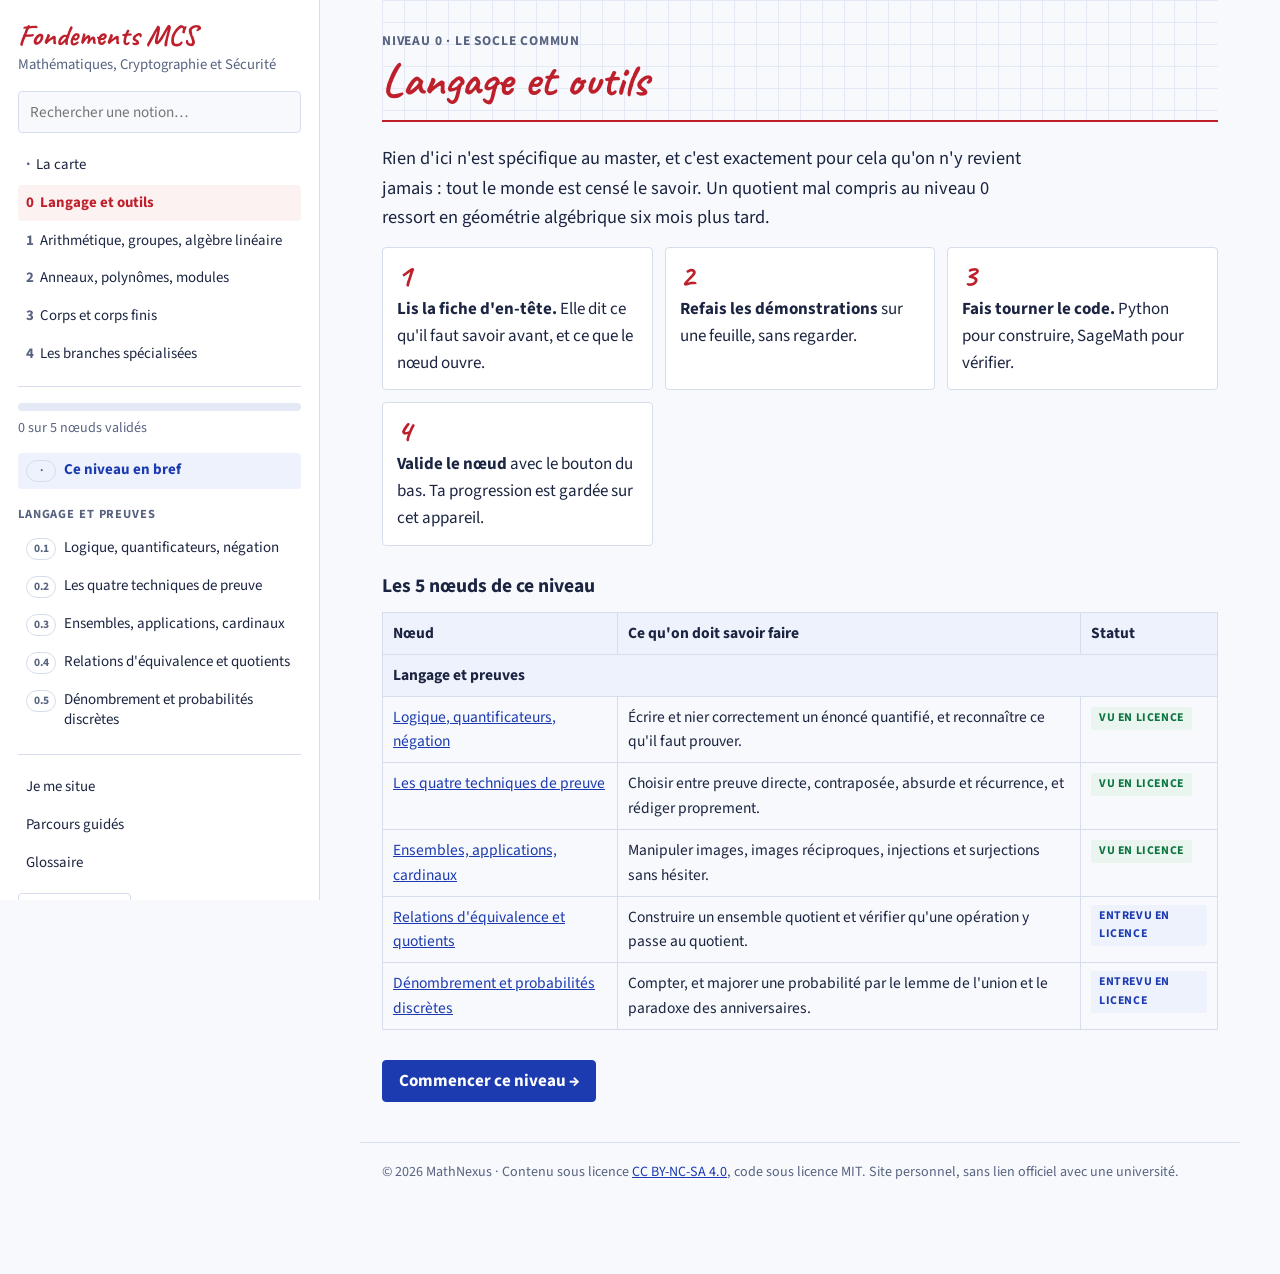
<file: docs/niveau-0.html>
<!doctype html>
<html lang="fr">
<head>
<meta charset="utf-8">
<meta name="viewport" content="width=device-width, initial-scale=1, viewport-fit=cover">
<title>Niveau 0 · Langage et outils — Fondements mathématiques du Master MCS</title>
<meta name="description" content="Les fondements mathématiques du Master Mathématiques, Cryptographie et Sécurité : arithmétique, groupes, anneaux, modules, corps finis, courbes, codes, réseaux et complexité.">
<link rel="stylesheet" href="https://fonts.googleapis.com/css2?family=Caveat:wght@500;700&family=Kalam:wght@400;700&family=JetBrains+Mono:wght@400;600&family=Source+Sans+3:wght@400;600;700&display=swap">
<link rel="stylesheet" href="assets/style.css">
<script>try{var t=localStorage.getItem('mcs-theme');if(t)document.documentElement.dataset.theme=t;}catch(e){}</script>
<script>
window.MathJax = {
  tex: {
    inlineMath: [['\\(', '\\)']], displayMath: [['\\[', '\\]']],
    macros: {
      N:'\\mathbb{N}', Z:'\\mathbb{Z}', Q:'\\mathbb{Q}', R:'\\mathbb{R}',
      C:'\\mathbb{C}', F:'\\mathbb{F}', P:'\\mathbb{P}', A:'\\mathbb{A}',
      Vect:'\\operatorname{Vect}', Ker:'\\operatorname{Ker}', Img:'\\operatorname{Im}',
      pgcd:'\\operatorname{pgcd}', ppcm:'\\operatorname{ppcm}', ord:'\\operatorname{ord}',
      Card:'\\operatorname{Card}', rg:'\\operatorname{rg}', car:'\\operatorname{car}',
      Tr:'\\operatorname{Tr}', Nm:'\\operatorname{N}', Gal:'\\operatorname{Gal}',
      Frob:'\\operatorname{Frob}', wt:'\\operatorname{wt}', dmin:'d_{\\min}',
      Fq:'\\mathbb{F}_q', Fp:'\\mathbb{F}_p', Zn:'\\mathbb{Z}/n\\mathbb{Z}',
      Znz:'(\\mathbb{Z}/n\\mathbb{Z})^{\\times}', legendre:['\\left(\\frac{#1}{#2}\\right)',2]
    }
  },
  options: { skipHtmlTags: ['script','noscript','style','textarea','pre','code'],
             ignoreHtmlClass: 'tex2jax_ignore' },
  svg: { fontCache: 'global' }
};
</script>
<!-- MathJax est embarqué dans le dépôt : le site rend les formules même hors ligne.
     Si le fichier local manque, on retombe sur le CDN. -->
<script defer src="assets/mathjax/tex-svg.js"
        onerror="var s=document.createElement('script');s.defer=true;
                 s.src='https://cdnjs.cloudflare.com/ajax/libs/mathjax/3.2.2/es5/tex-svg.min.js';
                 document.head.appendChild(s);"></script>
</head>
<body data-niveau="0" data-suivant="niveau-1.html">
<div class="app">
  <div class="topbar">
    <button type="button" class="btn ghost" id="menu-btn" aria-controls="side" aria-expanded="false">Sommaire</button>
    <p class="brand">Niveau 0</p>
    <p class="mini" id="mini-prog"></p>
  </div>
  <div class="scrim" id="scrim" hidden></div>

  <nav class="side" id="side" aria-label="Sommaire du niveau">
    <p class="brand"><a href="index.html">Fondements MCS</a></p>
    <p class="brand-sub">Mathématiques, Cryptographie et Sécurité</p>
    <div class="rech" role="search"><input type="search" class="rech-in" placeholder="Rechercher une notion…" aria-label="Rechercher une notion" autocomplete="off"><ul class="rech-res" hidden></ul></div>
    <ul class="niveaux"><li><a href="index.html"><span class="n-num">·</span>La carte</a></li><li><a href="niveau-0.html" class="ici"><span class="n-num">0</span>Langage et outils</a></li><li><a href="niveau-1.html"><span class="n-num">1</span>Arithmétique, groupes, algèbre linéaire</a></li><li><a href="niveau-2.html"><span class="n-num">2</span>Anneaux, polynômes, modules</a></li><li><a href="niveau-3.html"><span class="n-num">3</span>Corps et corps finis</a></li><li><a href="niveau-4.html"><span class="n-num">4</span>Les branches spécialisées</a></li></ul>
    <div class="prog"><div class="prog-bar"><div class="prog-fill" id="prog-fill"></div></div>
      <p class="prog-txt" id="prog-txt"></p></div>
    <div id="nav"></div>
    <ul class="side-outils"><li><a href="positionnement.html">Je me situe</a></li><li><a href="parcours.html">Parcours guidés</a></li><li><a href="glossaire.html">Glossaire</a></li></ul>
    <button type="button" class="theme-btn" aria-pressed="false">Thème sombre</button>
  </nav>

  <main class="main" id="main">
<section class="lesson" id="depart" data-part="" data-title="Ce niveau en bref" hidden><header class="lhead"><p class="eyebrow">Niveau 0 · Le socle commun</p><h2>Langage et outils</h2></header><div class="lbody"><p class="lead">Rien d'ici n'est spécifique au master, et c'est exactement pour cela qu'on n'y revient jamais : tout le monde est censé le savoir. Un quotient mal compris au niveau 0 ressort en géométrie algébrique six mois plus tard.</p><div class="howto"><div><p class="num">1</p><p><strong>Lis la fiche d'en-tête.</strong> Elle dit ce qu'il faut savoir avant, et ce que le nœud ouvre.</p></div><div><p class="num">2</p><p><strong>Refais les démonstrations</strong> sur une feuille, sans regarder.</p></div><div><p class="num">3</p><p><strong>Fais tourner le code.</strong> Python pour construire, SageMath pour vérifier.</p></div><div><p class="num">4</p><p><strong>Valide le nœud</strong> avec le bouton du bas. Ta progression est gardée sur cet appareil.</p></div></div><h3>Les 5 nœuds de ce niveau</h3><div class="table-wrap"><table><thead><tr><th>Nœud</th><th>Ce qu'on doit savoir faire</th><th>Statut</th></tr></thead><tbody><tr><th colspan="3">Langage et preuves</th></tr><tr><td><a href="#log-quantif">Logique, quantificateurs, négation</a></td><td>Écrire et nier correctement un énoncé quantifié, et reconnaître ce qu'il faut prouver.</td><td><span class="badge l3">Vu en licence</span></td></tr><tr><td><a href="#preuves">Les quatre techniques de preuve</a></td><td>Choisir entre preuve directe, contraposée, absurde et récurrence, et rédiger proprement.</td><td><span class="badge l3">Vu en licence</span></td></tr><tr><td><a href="#ensembles">Ensembles, applications, cardinaux</a></td><td>Manipuler images, images réciproques, injections et surjections sans hésiter.</td><td><span class="badge l3">Vu en licence</span></td></tr><tr><td><a href="#quotients">Relations d&#x27;équivalence et quotients</a></td><td>Construire un ensemble quotient et vérifier qu'une opération y passe au quotient.</td><td><span class="badge partiel">Entrevu en licence</span></td></tr><tr><td><a href="#denombrement">Dénombrement et probabilités discrètes</a></td><td>Compter, et majorer une probabilité par le lemme de l'union et le paradoxe des anniversaires.</td><td><span class="badge partiel">Entrevu en licence</span></td></tr></tbody></table></div></div></section>
<section class="lesson" id="log-quantif" data-part="Langage et preuves" data-num="0.1" data-title="Logique, quantificateurs, négation" hidden><header class="lhead"><p class="eyebrow">Langage et preuves · Nœud 0.1<span class="meta">35 min</span></p><h2>Logique, quantificateurs, négation</h2></header><div class="lbody"><p class="objectif">Écrire et nier correctement un énoncé quantifié, et reconnaître ce qu'il faut prouver.</p><div class="fiche"><dl><dt>Prérequis</dt><dd><span class="rien">aucun — on peut commencer ici</span></dd><dt>Ouvre sur</dt><dd><a href="niveau-0.html#preuves">Les quatre techniques de preuve</a>, <a href="niveau-0.html#ensembles">Ensembles, applications, cardinaux</a></dd><dt>En licence</dt><dd><span class="badge l3">Vu en licence</span></dd></dl></div><div class="master"><p class="lab">Dans le master</p><p>Tout énoncé de sécurité est un énoncé quantifié : « pour tout adversaire, il existe un simulateur tel que… ». Le nier correctement, c'est savoir ce qu'est une attaque.</p></div>
<p class="lead">Un énoncé mathématique n'est pas une phrase française : c'est une formule dont
l'ordre des quantificateurs change complètement le sens. En master, l'essentiel des erreurs de
raisonnement vient de là, et en cryptographie une définition de sécurité mal quantifiée est
une définition fausse.</p>

<h3>Les deux quantificateurs</h3>
<p>On écrit \(\forall x \in E,\ P(x)\) pour « pour tout \(x\) de \(E\), la propriété \(P(x)\)
est vraie », et \(\exists x \in E,\ P(x)\) pour « il existe au moins un \(x\) de \(E\) tel que
\(P(x)\) soit vraie ».</p>

<div class="retenir"><p class="lab">L'ordre des quantificateurs</p>
<p>Les deux énoncés suivants ne disent pas la même chose :</p>
\[\forall x\,\exists y,\ P(x,y) \qquad\text{et}\qquad \exists y\,\forall x,\ P(x,y)\]
<p>Dans le premier, \(y\) peut dépendre de \(x\). Dans le second, un même \(y\) doit convenir
pour tous les \(x\). Le second implique le premier, jamais l'inverse.</p>
</div>

<p>Un exemple qui fixe les idées. Sur \(\Z\), prenons \(P(x,y) : x + y = 0\).</p>
<ul>
<li>\(\forall x\,\exists y,\ x+y=0\) est <strong>vrai</strong> : il suffit de prendre \(y=-x\).</li>
<li>\(\exists y\,\forall x,\ x+y=0\) est <strong>faux</strong> : aucun entier \(y\) ne convient
pour tous les \(x\) à la fois.</li>
</ul>

<div class="prof"><p class="lab">Le conseil</p>
<p>Quand tu lis un énoncé quantifié, demande-toi toujours : <em>de quoi le second objet
a-t-il le droit de dépendre ?</em> C'est tout ce que l'ordre encode.</p>
</div>

<h3>Nier un énoncé</h3>
<div class="retenir"><p class="lab">Règles de négation</p>
\[\neg(\forall x,\ P(x)) \iff \exists x,\ \neg P(x)\]
\[\neg(\exists x,\ P(x)) \iff \forall x,\ \neg P(x)\]
\[\neg(A \Rightarrow B) \iff A \text{ et } \neg B\]
<p>On nie en échangeant les quantificateurs un à un, de gauche à droite, puis en niant
la propriété finale.</p>
</div>

<p>Appliquons-le à la continuité en un point \(a\) :</p>
\[\forall \varepsilon\gt 0,\ \exists \delta\gt 0,\ \forall x,\ |x-a|\lt \delta \Rightarrow |f(x)-f(a)|\lt \varepsilon.\]
<p>Sa négation est :</p>
\[\exists \varepsilon\gt 0,\ \forall \delta\gt 0,\ \exists x,\ |x-a|\lt \delta \ \text{ et }\ |f(x)-f(a)|\ge\varepsilon.\]
<p>Remarquez que l'implication s'est transformée en « et ». C'est l'erreur la plus fréquente :
on ne nie pas une implication par une implication.</p>

<div class="prof"><p class="lab">Le conseil</p>
<p>En cryptographie, la définition de sécurité sémantique a exactement cette forme :
<em>pour tout adversaire efficace, pour tout couple de messages, l'avantage est négligeable.</em>
Une attaque, c'est la négation : <em>il existe un adversaire, il existe deux messages, tels que
l'avantage n'est pas négligeable.</em> Savoir nier, c'est savoir ce qu'il faut exhiber
pour casser un schéma.</p>
</div>

<h3>Vérifier mécaniquement</h3>
<p>Sur un ensemble fini, un énoncé quantifié se teste par force brute. C'est le meilleur moyen
de se convaincre qu'un ordre de quantificateurs compte vraiment.</p>

<div class="code tex2jax_ignore"><div class="code-h"><p class="lab">Les deux ordres, testés</p><span class="code-lang ">python</span><button type="button" class="copier">copier</button></div><pre>E = range(-5, 6)

# forall x, exists y : x + y == 0
print(all(any(x + y == 0 for y in E) for x in E))

# exists y, forall x : x + y == 0
print(any(all(x + y == 0 for x in E) for y in E))</pre><pre class="sortie">True
False</pre></div>

<div class="code tex2jax_ignore"><div class="code-h"><p class="lab">Contre-vérification SageMath</p><span class="code-lang sage">sagemath</span><button type="button" class="copier">copier</button></div><pre># Vérification du contre-exemple sur un ensemble fini quelconque
E = Set([-2, -1, 0, 1, 2])
print(all(any(x + y == 0 for y in E) for x in E))   # True
print(any(all(x + y == 0 for x in E) for y in E))   # False</pre><pre class="sortie">True
False</pre></div>

<h3 class="exos-h">Vérifie que tu as compris</h3>
<article class="exo"><p class="exo-n">Exercice 1</p><div class="exo-q">
<p>Nier l'énoncé suivant, qui définit une suite \((u_n)\) bornée :</p>
\[\exists M\gt 0,\ \forall n\in\N,\ |u_n|\le M.\]
</div><details class="tex2jax_ignore"><summary>Voir la correction</summary><div class="copie"><p class="lab">Correction</p>
<p>On échange le \(\exists\) en \(\forall\), le \(\forall\) en \(\exists\), puis on nie la
propriété finale :</p>
\[\forall M\gt 0,\ \exists n\in\N,\ |u_n|\gt M.\]
<p>En mots : <u>aussi grand qu'on choisisse \(M\), un terme de la suite finit par le dépasser.</u></p>
</div><div class="prof"><p class="lab">Remarque</p><p>Noter que \(\neg(|u_n|\le M)\) est \(|u_n|\gt M\), et non \(|u_n|\ge M\).</p></div></details></article>

<article class="exo"><p class="exo-n">Exercice 2</p><div class="exo-q">
<p>Soit \(f:\Z\to\Z\). Traduire en français, puis nier :</p>
\[\forall y\in\Z,\ \exists x\in\Z,\ f(x)=y.\]
<p>Quelle propriété de \(f\) cet énoncé décrit-il ?</p>
</div><details class="tex2jax_ignore"><summary>Voir la correction</summary><div class="copie"><p class="lab">Correction</p>
<p>En français : <u>tout entier \(y\) est atteint par \(f\)</u>. C'est la <strong>surjectivité</strong>
de \(f\).</p>
<p>Négation :</p>
\[\exists y\in\Z,\ \forall x\in\Z,\ f(x)\neq y.\]
<p>C'est-à-dire : <u>il existe un entier que \(f\) n'atteint jamais</u>.</p>
</div><div class="prof"><p class="lab">Remarque</p><p>Pour prouver la négation, il suffit d'exhiber <em>un</em> tel \(y\). Pour prouver
l'énoncé, il faut traiter <em>tous</em> les \(y\).</p></div></details></article></div></section>
<section class="lesson" id="preuves" data-part="Langage et preuves" data-num="0.2" data-title="Les quatre techniques de preuve" hidden><header class="lhead"><p class="eyebrow">Langage et preuves · Nœud 0.2<span class="meta">40 min</span></p><h2>Les quatre techniques de preuve</h2></header><div class="lbody"><p class="objectif">Choisir entre preuve directe, contraposée, absurde et récurrence, et rédiger proprement.</p><div class="fiche"><dl><dt>Prérequis</dt><dd><a href="niveau-0.html#log-quantif">Logique, quantificateurs, négation</a></dd><dt>Ouvre sur</dt><dd><a href="niveau-1.html#arith-euclide">Divisibilité, PGCD, algorithme d'Euclide</a>, <a href="niveau-4.html#cplx-turing">Machines de Turing et décidabilité</a></dd><dt>En licence</dt><dd><span class="badge l3">Vu en licence</span></dd></dl></div><div class="master"><p class="lab">Dans le master</p><p>La preuve par réduction, centrale en cryptographie, est une contraposée déguisée : si quelqu'un casse le schéma, alors il résout le problème difficile.</p></div>
<p class="lead">Il n'y a que quatre façons de démontrer, et savoir laquelle choisir fait gagner
un temps considérable. Le choix se lit presque toujours dans la forme de l'énoncé.</p>

<div class="retenir"><p class="lab">Les quatre techniques</p>
<table><thead><tr><th>Technique</th><th>Forme de l'énoncé</th><th>Ce qu'on suppose</th></tr></thead>
<tbody>
<tr><td>Directe</td><td>\(A \Rightarrow B\)</td><td>\(A\), on déduit \(B\)</td></tr>
<tr><td>Contraposée</td><td>\(A \Rightarrow B\)</td><td>\(\neg B\), on déduit \(\neg A\)</td></tr>
<tr><td>Absurde</td><td>\(A\) quelconque</td><td>\(\neg A\), on déduit une contradiction</td></tr>
<tr><td>Récurrence</td><td>\(\forall n\in\N,\ P(n)\)</td><td>\(P(n)\), on déduit \(P(n+1)\)</td></tr>
</tbody></table>
</div>

<h3>Contraposée : quand l'hypothèse est inutilisable</h3>
<p>On utilise la contraposée quand \(\neg B\) est plus maniable que \(A\). Exemple typique :</p>

<div class="retenir"><p class="lab">Proposition</p>
<p>Soit \(n\in\N\). Si \(n^2\) est pair, alors \(n\) est pair.</p>
</div><div class="demo"><p class="lab">Démonstration</p>
<p>La preuve directe demanderait de factoriser \(n^2=2k\), ce qui n'est pas commode. On démontre
la contraposée : <em>si \(n\) est impair, alors \(n^2\) est impair.</em></p>
<p>Supposons \(n\) impair : \(n=2k+1\) avec \(k\in\N\). Alors</p>
\[n^2=(2k+1)^2=4k^2+4k+1=2(2k^2+2k)+1,\]
<p>qui est bien de la forme \(2m+1\) : \(n^2\) est impair.</p>
<p>La contraposée étant démontrée, l'énoncé initial l'est aussi.</p>
<p class="cqfd">∎</p></div>

<h3>Absurde : quand on nie pour obtenir prise</h3>
<div class="retenir"><p class="lab">Proposition</p>
<p>\(\sqrt{2}\) est irrationnel.</p>
</div><div class="demo"><p class="lab">Démonstration</p>
<p>Supposons \(\sqrt2\in\Q\). On peut alors écrire \(\sqrt2=\dfrac{p}{q}\) avec \(p,q\in\Z\),
\(q\neq0\), et la fraction <strong>irréductible</strong> (c'est l'hypothèse qui fournira la
contradiction).</p>
<p>En élevant au carré : \(2q^2=p^2\). Donc \(p^2\) est pair, donc \(p\) est pair par la
proposition précédente. Écrivons \(p=2p'\).</p>
<p>Alors \(2q^2=4p'^2\), soit \(q^2=2p'^2\). Donc \(q^2\) est pair, donc \(q\) est pair.</p>
<p>Ainsi \(p\) et \(q\) sont tous deux pairs, ce qui contredit l'irréductibilité de \(p/q\).</p>
<p>L'hypothèse \(\sqrt2\in\Q\) est donc fausse.</p>
<p class="cqfd">∎</p></div>

<div class="prof"><p class="lab">Le conseil</p>
<p>En rédigeant une preuve par l'absurde, écris toujours la contradiction en clair à la fin :
« ceci contredit… ». Un correcteur de master sanctionne une preuve qui se termine sans dire
<em>quoi</em> a été contredit.</p>
</div>

<h3>Récurrence, et sa variante forte</h3>
<div class="retenir"><p class="lab">Principe de récurrence</p>
<p>Soit \(P(n)\) une propriété portant sur \(n\in\N\). Si</p>
<ol>
<li>\(P(n_0)\) est vraie (initialisation), et</li>
<li>pour tout \(n\ge n_0\), \(P(n)\Rightarrow P(n+1)\) (hérédité),</li>
</ol>
<p>alors \(P(n)\) est vraie pour tout \(n\ge n_0\).</p>
<p><strong>Récurrence forte</strong> : on peut remplacer l'hérédité par
« \(P(n_0),\dots,P(n)\) tous vrais \(\Rightarrow P(n+1)\) ». C'est la version nécessaire dès
qu'on raisonne sur des diviseurs.</p>
</div>

<div class="retenir"><p class="lab">Proposition</p>
<p>Tout entier \(n\ge2\) admet un diviseur premier.</p>
</div><div class="demo"><p class="lab">Démonstration</p>
<p>Récurrence forte sur \(n\ge2\).</p>
<p><strong>Initialisation.</strong> \(n=2\) : 2 est premier et se divise lui-même.</p>
<p><strong>Hérédité.</strong> Soit \(n\ge2\) ; supposons la propriété vraie pour tout entier
\(k\) avec \(2\le k\le n\). Considérons \(n+1\).</p>
<ul>
<li>Si \(n+1\) est premier, il est son propre diviseur premier.</li>
<li>Sinon, \(n+1\) admet un diviseur \(d\) avec \(2\le d\le n\). Par hypothèse de récurrence
forte, \(d\) admet un diviseur premier \(p\). Comme \(p\mid d\) et \(d\mid n+1\), on a
\(p\mid n+1\).</li>
</ul>
<p>Dans les deux cas \(n+1\) admet un diviseur premier.</p>
<p class="cqfd">∎</p></div>

<div class="prof"><p class="lab">Le conseil</p>
<p>Ici la récurrence simple ne suffit pas : pour traiter \(n+1\) on a besoin de l'hypothèse sur
\(d\), qui n'est pas \(n\). Dès qu'un raisonnement descend vers un diviseur ou coupe un problème
en deux, c'est la récurrence forte qu'il faut.</p>
</div>

<div class="code tex2jax_ignore"><div class="code-h"><p class="lab">La preuve devient un algorithme</p><span class="code-lang ">python</span><button type="button" class="copier">copier</button></div><pre>def diviseur_premier(n):
    &quot;Le plus petit diviseur premier de n &gt;= 2 — la preuve, rendue effective.&quot;
    d = 2
    while d * d &lt;= n:
        if n % d == 0:
            return d          # d est forcement premier : aucun diviseur &lt; d
        d += 1
    return n                  # n est premier

for n in [2, 15, 91, 97, 1001]:
    print(n, &quot;-&gt;&quot;, diviseur_premier(n))</pre><pre class="sortie">2 -&gt; 2
15 -&gt; 3
91 -&gt; 7
97 -&gt; 97
1001 -&gt; 7</pre></div>

<div class="code tex2jax_ignore"><div class="code-h"><p class="lab">Vérification</p><span class="code-lang sage">sagemath</span><button type="button" class="copier">copier</button></div><pre>for n in [2, 15, 91, 97, 1001]:
    print(n, &#x27;-&gt;&#x27;, factor(n))</pre><pre class="sortie">2 -&gt; 2
15 -&gt; 3 * 5
91 -&gt; 7 * 13
97 -&gt; 97
1001 -&gt; 7 * 11 * 13</pre></div>

<h3 class="exos-h">Vérifie que tu as compris</h3>
<article class="exo"><p class="exo-n">Exercice 1</p><div class="exo-q">
<p>Soient \(a,b\in\Z\). Démontrer que si \(ab\) est impair, alors \(a\) et \(b\) sont impairs.
Quelle technique choisir ?</p>
</div><details class="tex2jax_ignore"><summary>Voir la correction</summary><div class="copie"><p class="lab">Correction</p>
<p>Par <u>contraposée</u> : supposons que \(a\) ou \(b\) soit pair, et montrons que \(ab\) est pair.</p>
<p>Quitte à échanger les rôles, supposons \(a\) pair : \(a=2k\). Alors \(ab=2(kb)\) est pair.</p>
<p>La contraposée est démontrée, donc l'énoncé aussi.</p>
</div><div class="prof"><p class="lab">Remarque</p><p>La preuve directe obligerait à écrire \(ab=2m+1\) et à en déduire la parité de
\(a\) et \(b\) séparément : beaucoup plus pénible. La négation de « \(a\) et \(b\) impairs »
est « \(a\) pair <em>ou</em> \(b\) pair ».</p></div></details></article>

<article class="exo"><p class="exo-n">Exercice 2</p><div class="exo-q">
<p>Démontrer par récurrence que pour tout \(n\ge1\) :</p>
\[\sum_{k=1}^{n} k^3=\left(\frac{n(n+1)}{2}\right)^{2}.\]
</div><details class="tex2jax_ignore"><summary>Voir la correction</summary><div class="copie"><p class="lab">Correction</p>
<p><u>Initialisation</u> (\(n=1\)) : à gauche \(1^3=1\) ; à droite \(\left(\tfrac{1\cdot2}{2}\right)^2=1\). Vrai.</p>
<p><u>Hérédité</u>. Supposons la formule vraie au rang \(n\). Alors</p>
\[\sum_{k=1}^{n+1}k^3=\left(\frac{n(n+1)}{2}\right)^{2}+(n+1)^3
=\frac{n^2(n+1)^2+4(n+1)^3}{4}=\frac{(n+1)^2\big(n^2+4n+4\big)}{4}\]
\[=\frac{(n+1)^2(n+2)^2}{4}=\left(\frac{(n+1)(n+2)}{2}\right)^{2}.\]
<p>C'est la formule au rang \(n+1\). La propriété est donc vraie pour tout \(n\ge1\).</p>
</div><div class="prof"><p class="lab">Remarque</p><p>Le point technique est la factorisation par \((n+1)^2\). Prendre l'habitude de
factoriser avant de développer fait gagner beaucoup de temps.</p></div></details></article></div></section>
<section class="lesson" id="ensembles" data-part="Langage et preuves" data-num="0.3" data-title="Ensembles, applications, cardinaux" hidden><header class="lhead"><p class="eyebrow">Langage et preuves · Nœud 0.3<span class="meta">35 min</span></p><h2>Ensembles, applications, cardinaux</h2></header><div class="lbody"><p class="objectif">Manipuler images, images réciproques, injections et surjections sans hésiter.</p><div class="fiche"><dl><dt>Prérequis</dt><dd><a href="niveau-0.html#log-quantif">Logique, quantificateurs, négation</a></dd><dt>Ouvre sur</dt><dd><a href="niveau-0.html#quotients">Relations d'équivalence et quotients</a>, <a href="niveau-0.html#denombrement">Dénombrement et probabilités discrètes</a>, <a href="niveau-1.html#lin-ev">Espaces vectoriels, bases, dimension</a>, <a href="niveau-1.html#proba-espaces">Espaces probabilisés et tribus</a></dd><dt>En licence</dt><dd><span class="badge l3">Vu en licence</span></dd></dl></div><div class="master"><p class="lab">Dans le master</p><p>Un chiffrement est une application bijective à clé fixée ; une fonction de hachage est une surjection volontairement non inversible.</p></div>
<p class="lead">Le vocabulaire des applications sert tous les jours en master : un chiffrement
est une bijection à clé fixée, une fonction de hachage une surjection qu'on ne sait pas inverser,
une projection canonique une surjection sur un quotient.</p>

<h3>Image et image réciproque</h3>
<div class="retenir"><p class="lab">Définitions</p>
<p>Soit \(f:E\to F\), \(A\subset E\) et \(B\subset F\).</p>
\[f(A)=\{f(x)\ ;\ x\in A\}\subset F \qquad
f^{-1}(B)=\{x\in E\ ;\ f(x)\in B\}\subset E\]
<p>La notation \(f^{-1}(B)\) a un sens <strong>même si \(f\) n'est pas bijective</strong> :
c'est un ensemble, pas l'image par une application réciproque.</p>
</div>

<div class="prof"><p class="lab">Le conseil</p>
<p>C'est le piège classique. \(f^{-1}(\{y\})\) peut être vide, ou contenir mille éléments.
Écrire \(f^{-1}(y)\) sans accolades quand \(f\) n'est pas bijective est une faute de rédaction.</p>
</div>

<h3>Injection, surjection, bijection</h3>
<div class="retenir"><p class="lab">Les trois propriétés</p>
<p>\(f:E\to F\) est :</p>
<ul>
<li><strong>injective</strong> si \(\forall x,x'\in E,\ f(x)=f(x')\Rightarrow x=x'\) ;</li>
<li><strong>surjective</strong> si \(\forall y\in F,\ \exists x\in E,\ f(x)=y\) ;</li>
<li><strong>bijective</strong> si elle est injective et surjective — il existe alors une unique
\(f^{-1}:F\to E\) telle que \(f\circ f^{-1}=\mathrm{id}_F\) et \(f^{-1}\circ f=\mathrm{id}_E\).</li>
</ul>
</div>

<div class="retenir"><p class="lab">Proposition (cas fini)</p>
<p>Si \(E\) et \(F\) sont finis de <strong>même cardinal</strong>, alors pour \(f:E\to F\) :</p>
\[f \text{ injective} \iff f \text{ surjective} \iff f \text{ bijective}.\]
</div><div class="demo"><p class="lab">Démonstration</p>
<p>Posons \(n=\Card E=\Card F\).</p>
<p><strong>Injective \(\Rightarrow\) surjective.</strong> Si \(f\) est injective, les \(n\) images
\(f(x)\), \(x\in E\), sont deux à deux distinctes, donc \(\Card f(E)=n=\Card F\). Un sous-ensemble
de \(F\) de cardinal \(\Card F\) est \(F\) tout entier, donc \(f(E)=F\) : \(f\) est surjective.</p>
<p><strong>Surjective \(\Rightarrow\) injective.</strong> Si \(f\) est surjective, \(f(E)=F\) donc
\(\Card f(E)=n\). Or \(f(E)\) est l'image de \(n\) éléments ; si deux d'entre eux avaient la même
image, on aurait \(\Card f(E)\le n-1\). Donc les images sont distinctes : \(f\) est injective.</p>
<p>Les deux implications réciproques donnent l'équivalence, et la conjonction donne la bijectivité.</p>
<p class="cqfd">∎</p></div>

<div class="prof"><p class="lab">Le conseil</p>
<p>Cette proposition est utilisée en permanence en cryptographie : pour montrer qu'un chiffrement
par bloc est bijectif sur \(\{0,1\}^{128}\), il suffit de montrer qu'il est injectif. C'est ce qui
permet de définir le déchiffrement sans le construire.</p>
</div>

<div class="code tex2jax_ignore"><div class="code-h"><p class="lab">Une application affine modulo 8 est-elle bijective ?</p><span class="code-lang ">python</span><button type="button" class="copier">copier</button></div><pre>def est_injective(f, E):
    images = [f(x) for x in E]
    return len(set(images)) == len(images)

def est_surjective(f, E, F):
    return set(f(x) for x in E) == set(F)

E = range(8)
chiffre = lambda x: (3 * x + 5) % 8      # bijectif : pgcd(3, 8) = 1
casse   = lambda x: (2 * x + 5) % 8      # pas bijectif : pgcd(2, 8) = 2

for nom, f in [(&quot;3x+5&quot;, chiffre), (&quot;2x+5&quot;, casse)]:
    print(nom, &quot;inj:&quot;, est_injective(f, E), &quot; surj:&quot;, est_surjective(f, E, E))</pre><pre class="sortie">3x+5 inj: True  surj: True
2x+5 inj: False  surj: False</pre></div>

<p>On retrouve ici un fait qu'on démontrera au niveau 1 : \(x\mapsto ax+b\) est bijective
sur \(\Z/n\Z\) si et seulement si \(a\) est inversible modulo \(n\), c'est-à-dire
\(\pgcd(a,n)=1\). C'est le cœur du chiffrement affine.</p>

<div class="code tex2jax_ignore"><div class="code-h"><p class="lab">La bijectivité suit exactement pgcd(a, n) = 1</p><span class="code-lang sage">sagemath</span><button type="button" class="copier">copier</button></div><pre>n = 8
for a in range(n):
    f = lambda x: (a*x + 5) % n
    images = [f(x) for x in range(n)]
    print(a, gcd(a, n), len(set(images)) == n)</pre><pre class="sortie">0 8 False
1 1 True
2 2 False
3 1 True
4 4 False
5 1 True
6 2 False
7 1 True</pre></div>

<h3 class="exos-h">Vérifie que tu as compris</h3>
<article class="exo"><p class="exo-n">Exercice 1</p><div class="exo-q">
<p>Soit \(f:E\to F\) et \(A,A'\subset E\). Démontrer que \(f(A\cap A')\subset f(A)\cap f(A')\),
puis donner un contre-exemple à l'égalité.</p>
</div><details class="tex2jax_ignore"><summary>Voir la correction</summary><div class="copie"><p class="lab">Correction</p>
<p><u>Inclusion.</u> Soit \(y\in f(A\cap A')\). Il existe \(x\in A\cap A'\) avec \(y=f(x)\).
Comme \(x\in A\), \(y\in f(A)\) ; comme \(x\in A'\), \(y\in f(A')\). Donc \(y\in f(A)\cap f(A')\).</p>
<p><u>Contre-exemple.</u> Prenons \(f:\R\to\R,\ x\mapsto x^2\), \(A=\{1\}\), \(A'=\{-1\}\).</p>
<p>\(A\cap A'=\emptyset\) donc \(f(A\cap A')=\emptyset\), tandis que
\(f(A)\cap f(A')=\{1\}\cap\{1\}=\{1\}\neq\emptyset\).</p>
</div><div class="prof"><p class="lab">Remarque</p><p>L'égalité vaut dès que \(f\) est injective. En revanche, pour l'image <em>réciproque</em>,
l'égalité \(f^{-1}(B\cap B')=f^{-1}(B)\cap f^{-1}(B')\) est toujours vraie : l'image réciproque
se comporte bien, l'image directe non.</p></div></details></article>

<article class="exo"><p class="exo-n">Exercice 2</p><div class="exo-q">
<p>Soit \(E\) un ensemble fini à \(n\) éléments. Combien y a-t-il d'applications de \(E\) dans
\(E\) ? Combien de bijections ? Quelle proportion cela fait-il pour \(n=8\) ?</p>
</div><details class="tex2jax_ignore"><summary>Voir la correction</summary><div class="copie"><p class="lab">Correction</p>
<p><u>Applications</u> : chaque élément a \(n\) images possibles, indépendamment, d'où \(n^n\).</p>
<p><u>Bijections</u> : ce sont les permutations de \(E\), il y en a \(n!\).</p>
<p>Pour \(n=8\) : \(8^8=16\,777\,216\) applications et \(8!=40\,320\) bijections, soit une
proportion de \(\dfrac{40320}{16777216}\approx 0{,}24\,\%\).</p>
</div><div class="prof"><p class="lab">Remarque</p><p>Une application tirée au hasard n'a donc presque aucune chance d'être bijective.
C'est pourquoi un chiffrement par bloc n'est jamais une fonction quelconque : il est construit
par composition de briques elles-mêmes bijectives.</p></div></details></article></div></section>
<section class="lesson" id="quotients" data-part="Langage et preuves" data-num="0.4" data-title="Relations d&#x27;équivalence et quotients" hidden><header class="lhead"><p class="eyebrow">Langage et preuves · Nœud 0.4<span class="meta">45 min</span></p><h2>Relations d&#x27;équivalence et quotients</h2></header><div class="lbody"><p class="objectif">Construire un ensemble quotient et vérifier qu'une opération y passe au quotient.</p><div class="fiche"><dl><dt>Prérequis</dt><dd><a href="niveau-0.html#ensembles">Ensembles, applications, cardinaux</a></dd><dt>Ouvre sur</dt><dd><a href="niveau-1.html#arith-congruences">Congruences et l'anneau ℤ/nℤ</a>, <a href="niveau-1.html#grp-lagrange">Le théorème de Lagrange</a>, <a href="niveau-2.html#ann-ideaux">Idéaux et anneaux quotients</a></dd><dt>En licence</dt><dd><span class="badge partiel">Entrevu en licence</span></dd></dl></div><div class="master"><p class="lab">Dans le master</p><p>C'est la construction qui donne ℤ/nℤ, les corps finis 𝔽p[X]/(P) et les courbes elliptiques. Si le quotient est flou, tout le master le sera.</p></div>
<p class="lead">C'est la construction la plus importante du niveau 0, et celle qui coûte le plus
cher quand elle reste floue. \(\Z/n\Z\), les corps finis \(\Fp[X]/(P)\), les groupes quotients,
les courbes elliptiques : tout le master est fait de quotients.</p>

<h3>Relation d'équivalence</h3>
<div class="retenir"><p class="lab">Définition</p>
<p>Une relation \(\mathcal R\) sur \(E\) est une <strong>relation d'équivalence</strong> si elle est :</p>
<ul>
<li><strong>réflexive</strong> : \(\forall x,\ x\,\mathcal R\,x\) ;</li>
<li><strong>symétrique</strong> : \(\forall x,y,\ x\,\mathcal R\,y \Rightarrow y\,\mathcal R\,x\) ;</li>
<li><strong>transitive</strong> : \(\forall x,y,z,\ (x\,\mathcal R\,y \text{ et } y\,\mathcal R\,z)
\Rightarrow x\,\mathcal R\,z\).</li>
</ul>
<p>La <strong>classe</strong> de \(x\) est \(\bar x=\{y\in E\ ;\ x\,\mathcal R\,y\}\), et l'ensemble
quotient est \(E/\mathcal R=\{\bar x\ ;\ x\in E\}\).</p>
</div>

<div class="retenir"><p class="lab">Théorème</p>
<p>Les classes d'équivalence forment une <strong>partition</strong> de \(E\) : elles sont non vides,
deux à deux disjointes, et leur réunion est \(E\).</p>
</div><div class="demo"><p class="lab">Démonstration</p>
<p><strong>Non vides.</strong> Par réflexivité, \(x\in\bar x\).</p>
<p><strong>Réunion égale à \(E\).</strong> Tout \(x\in E\) appartient à \(\bar x\), donc à la réunion.</p>
<p><strong>Disjointes ou confondues.</strong> Supposons \(\bar x\cap\bar y\neq\emptyset\) et
soit \(z\) dans l'intersection : \(x\,\mathcal R\,z\) et \(y\,\mathcal R\,z\).</p>
<p>Soit \(t\in\bar x\), c'est-à-dire \(x\,\mathcal R\,t\). Par symétrie \(z\,\mathcal R\,x\),
puis par transitivité \(z\,\mathcal R\,t\). Comme \(y\,\mathcal R\,z\), la transitivité donne
\(y\,\mathcal R\,t\), donc \(t\in\bar y\). Ainsi \(\bar x\subset\bar y\).</p>
<p>Par symétrie des rôles, \(\bar y\subset\bar x\), donc \(\bar x=\bar y\).</p>
<p>Deux classes sont donc soit disjointes, soit égales.</p>
<p class="cqfd">∎</p></div>

<div class="prof"><p class="lab">Le conseil</p>
<p>Retiens le mouvement : <em>partition \(\leftrightarrow\) relation d'équivalence</em>. Se donner
une relation d'équivalence sur \(E\), c'est exactement se donner une façon de découper \(E\) en
paquets. Passer au quotient, c'est décider de ne plus distinguer les éléments d'un même paquet.</p>
</div>

<h3>Passer une opération au quotient</h3>
<p>C'est ici que tout se joue. Une opération sur \(E\) ne descend pas automatiquement sur
\(E/\mathcal R\) : il faut vérifier qu'elle est <strong>compatible</strong>.</p>

<div class="retenir"><p class="lab">Compatibilité</p>
<p>Une loi \(*\) sur \(E\) est compatible avec \(\mathcal R\) si</p>
\[x\,\mathcal R\,x' \ \text{ et }\ y\,\mathcal R\,y' \ \Longrightarrow\ (x*y)\,\mathcal R\,(x'*y').\]
<p>On peut alors définir \(\bar x\,\bar*\,\bar y=\overline{x*y}\) : le résultat ne dépend pas
des représentants choisis.</p>
</div>

<p>Appliquons-le à \(\Z\) avec la congruence modulo \(n\) : \(x\,\mathcal R\,y \iff n\mid (x-y)\).</p>

<div class="retenir"><p class="lab">Proposition</p>
<p>L'addition et la multiplication de \(\Z\) sont compatibles avec la congruence modulo \(n\).
L'ensemble quotient \(\Z/n\Z\) hérite donc d'une structure d'anneau.</p>
</div><div class="demo"><p class="lab">Démonstration</p>
<p>Supposons \(x\equiv x'\) et \(y\equiv y'\) modulo \(n\). Il existe donc \(k,\ell\in\Z\) tels que
\(x-x'=kn\) et \(y-y'=\ell n\).</p>
<p><strong>Addition.</strong></p>
\[(x+y)-(x'+y')=(x-x')+(y-y')=(k+\ell)n,\]
<p>donc \(x+y\equiv x'+y' \pmod n\).</p>
<p><strong>Multiplication.</strong> On écrit \(x=x'+kn\) et \(y=y'+\ell n\), puis</p>
\[xy=(x'+kn)(y'+\ell n)=x'y'+n\big(x'\ell+y'k+k\ell n\big),\]
<p>donc \(xy-x'y'\) est multiple de \(n\), c'est-à-dire \(xy\equiv x'y'\pmod n\).</p>
<p>Les deux lois passent au quotient.</p>
<p class="cqfd">∎</p></div>

<div class="prof"><p class="lab">Le conseil</p>
<p>Quand on te demandera de définir une opération sur un quotient — en théorie des groupes,
des anneaux, ou sur une courbe elliptique — la première chose à écrire est toujours :
« vérifions que c'est bien défini », c'est-à-dire que le résultat ne dépend pas du représentant.
Oublier cette vérification est l'erreur de rédaction la plus pénalisée en master.</p>
</div>

<div class="code tex2jax_ignore"><div class="code-h"><p class="lab">La compatibilité, vérifiée sur des représentants différents</p><span class="code-lang ">python</span><button type="button" class="copier">copier</button></div><pre>n = 7

def classe(x):
    return x % n

# Le resultat ne depend pas du representant choisi
x, x2 = 3, 3 + 2*n       # memes classes
y, y2 = 5, 5 - 3*n

print(classe(x + y), classe(x2 + y2))     # addition
print(classe(x * y), classe(x2 * y2))     # multiplication

# Les classes partitionnent bien Z (vu sur un intervalle)
paquets = {}
for z in range(-10, 11):
    paquets.setdefault(z % n, []).append(z)
for c in sorted(paquets):
    print(c, paquets[c])</pre><pre class="sortie">1 1
1 1
0 [-7, 0, 7]
1 [-6, 1, 8]
2 [-5, 2, 9]
3 [-4, 3, 10]
4 [-10, -3, 4]
5 [-9, -2, 5]
6 [-8, -1, 6]</pre></div>

<p>Les deux premières lignes sont la compatibilité : changer de représentant ne change pas le
résultat. Les suivantes sont la partition : chaque entier tombe dans exactement un paquet, et
les sept paquets recouvrent tout.</p>

<div class="code tex2jax_ignore"><div class="code-h"><p class="lab">Le même quotient, construit par SageMath</p><span class="code-lang sage">sagemath</span><button type="button" class="copier">copier</button></div><pre>Z7 = Integers(7)
print(Z7(3) + Z7(5), Z7(3 + 2*7) + Z7(5 - 3*7))
print(Z7(3) * Z7(5), Z7(3 + 2*7) * Z7(5 - 3*7))
print(Z7.list())</pre><pre class="sortie">1 1
1 1
[0, 1, 2, 3, 4, 5, 6]</pre></div>

<h3 class="exos-h">Vérifie que tu as compris</h3>
<article class="exo"><p class="exo-n">Exercice 1</p><div class="exo-q">
<p>Sur \(\R\), on pose \(x\,\mathcal R\,y \iff x-y\in\Z\). Montrer que c'est une relation
d'équivalence, décrire les classes, et dire si l'addition passe au quotient. Et la multiplication ?</p>
</div><details class="tex2jax_ignore"><summary>Voir la correction</summary><div class="copie"><p class="lab">Correction</p>
<p><u>Équivalence.</u> Réflexive : \(x-x=0\in\Z\). Symétrique : si \(x-y\in\Z\) alors
\(y-x=-(x-y)\in\Z\). Transitive : si \(x-y\in\Z\) et \(y-z\in\Z\), alors
\(x-z=(x-y)+(y-z)\in\Z\).</p>
<p><u>Classes.</u> \(\bar x=\{x+k\ ;\ k\in\Z\}\). Chaque classe a un unique représentant dans
\([0,1[\), donc \(\R/\Z\) s'identifie au cercle.</p>
<p><u>Addition.</u> Si \(x-x'\in\Z\) et \(y-y'\in\Z\), alors \((x+y)-(x'+y')\in\Z\) : compatible.</p>
<p><u>Multiplication.</u> <strong>Non compatible.</strong> Contre-exemple :
\(x=\tfrac12,\ x'=\tfrac32\) (même classe) et \(y=y'=\tfrac12\). Alors \(xy=\tfrac14\) et
\(x'y'=\tfrac34\), or \(\tfrac34-\tfrac14=\tfrac12\notin\Z\).</p>
</div><div class="prof"><p class="lab">Remarque</p><p>C'est exactement pour cela que \(\R/\Z\) est un <em>groupe</em> additif et non un anneau.
La compatibilité n'est jamais automatique : elle se vérifie loi par loi.</p></div></details></article>

<article class="exo"><p class="exo-n">Exercice 2</p><div class="exo-q">
<p>Sur \(\Z\), on pose \(x\,\mathcal R\,y \iff x^2\equiv y^2 \pmod 5\). Est-ce une relation
d'équivalence ? Combien y a-t-il de classes ? L'addition est-elle compatible ?</p>
</div><details class="tex2jax_ignore"><summary>Voir la correction</summary><div class="copie"><p class="lab">Correction</p>
<p><u>Équivalence.</u> Oui : c'est l'image réciproque de l'égalité par \(x\mapsto x^2 \bmod 5\),
donc les trois propriétés sont immédiates.</p>
<p><u>Classes.</u> Les carrés modulo 5 valent \(0^2=0,\ 1^2=1,\ 2^2=4,\ 3^2=4,\ 4^2=1\).
Les valeurs atteintes sont \(\{0,1,4\}\), donc il y a <u>3 classes</u> :</p>
<ul>
<li>\(x\equiv0\) : carré \(\equiv0\) ;</li>
<li>\(x\equiv\pm1\) : carré \(\equiv1\) ;</li>
<li>\(x\equiv\pm2\) : carré \(\equiv4\).</li>
</ul>
<p><u>Addition : non compatible.</u> Prenons \(x=1\) et \(x'=4\) : ils sont équivalents car
\(1^2=1\) et \(4^2=16\equiv1\). Prenons \(y=y'=1\).</p>
<p>Alors \(x+y=2\), de carré \(4\) ; tandis que \(x'+y'=5\), de carré \(25\equiv0\).</p>
<p>Comme \(4\not\equiv0 \pmod 5\), on a \((x+y)\,\cancel{\mathcal R}\,(x'+y')\) : l'addition ne
passe pas au quotient.</p>
<p><u>Multiplication : compatible.</u> Si \(x^2\equiv x'^2\) et \(y^2\equiv y'^2\), alors
\((xy)^2=x^2y^2\equiv x'^2y'^2=(x'y')^2\).</p>
</div><div class="prof"><p class="lab">Remarque</p><p>Cette relation est celle des « résidus quadratiques », qu'on retrouvera au nœud
<em>Résidus quadratiques, Legendre, Jacobi</em>. Elle est compatible avec la multiplication
mais pas avec l'addition — d'où le fait que le symbole de Legendre soit multiplicatif.</p></div></details></article></div></section>
<section class="lesson" id="denombrement" data-part="Langage et preuves" data-num="0.5" data-title="Dénombrement et probabilités discrètes" hidden><header class="lhead"><p class="eyebrow">Langage et preuves · Nœud 0.5<span class="meta">40 min</span></p><h2>Dénombrement et probabilités discrètes</h2></header><div class="lbody"><p class="objectif">Compter, et majorer une probabilité par le lemme de l'union et le paradoxe des anniversaires.</p><div class="fiche"><dl><dt>Prérequis</dt><dd><a href="niveau-0.html#ensembles">Ensembles, applications, cardinaux</a></dd><dt>Ouvre sur</dt><dd><a href="niveau-1.html#proba-espaces">Espaces probabilisés et tribus</a>, <a href="niveau-4.html#codes-bornes">Bornes : Singleton, Hamming, Gilbert-Varshamov</a>, <a href="niveau-4.html#cplx-entropie">Entropie et secret parfait de Shannon</a></dd><dt>En licence</dt><dd><span class="badge partiel">Entrevu en licence</span></dd></dl></div><div class="master"><p class="lab">Dans le master</p><p>Donne la taille de l'espace des clés, le coût d'une recherche exhaustive et l'attaque des anniversaires sur les fonctions de hachage.</p></div>
<p class="lead">Compter, c'est mesurer la sécurité. La taille d'un espace de clés, le coût d'une
recherche exhaustive, la probabilité qu'une collision apparaisse : tout cela est du dénombrement,
et les ordres de grandeur comptent plus que les formules exactes.</p>

<h3>Les quatre comptages de base</h3>
<div class="retenir"><p class="lab">À connaître</p>
<table><thead><tr><th>Situation</th><th>Nombre</th><th>Exemple</th></tr></thead><tbody>
<tr><td>Listes de \(k\) éléments parmi \(n\), avec répétition</td><td>\(n^k\)</td>
<td>clés de 128 bits : \(2^{128}\)</td></tr>
<tr><td>Listes de \(k\) éléments distincts parmi \(n\)</td><td>\(\dfrac{n!}{(n-k)!}\)</td>
<td>arrangements</td></tr>
<tr><td>Permutations de \(n\)</td><td>\(n!\)</td><td>tables de substitution</td></tr>
<tr><td>Parties à \(k\) éléments parmi \(n\)</td><td>\(\binom{n}{k}=\dfrac{n!}{k!(n-k)!}\)</td>
<td>mots de poids \(k\) d'un code</td></tr>
</tbody></table>
</div>

<h3>Le lemme de l'union</h3>
<div class="retenir"><p class="lab">Lemme</p>
<p>Pour des événements \(A_1,\dots,A_m\) :</p>
\[\Pr\Big(\bigcup_{i=1}^{m} A_i\Big)\ \le\ \sum_{i=1}^{m}\Pr(A_i).\]
</div><div class="demo"><p class="lab">Démonstration</p>
<p>Par récurrence sur \(m\). Pour \(m=1\) c'est une égalité.</p>
<p>Supposons l'inégalité vraie au rang \(m\). Posons \(B=\bigcup_{i\le m}A_i\). La formule
d'inclusion-exclusion à deux termes donne</p>
\[\Pr(B\cup A_{m+1})=\Pr(B)+\Pr(A_{m+1})-\Pr(B\cap A_{m+1})\ \le\ \Pr(B)+\Pr(A_{m+1}),\]
<p>car une probabilité est positive. En appliquant l'hypothèse de récurrence à \(\Pr(B)\) :</p>
\[\Pr\Big(\bigcup_{i\le m+1}A_i\Big)\le\sum_{i\le m}\Pr(A_i)+\Pr(A_{m+1})=\sum_{i\le m+1}\Pr(A_i).\]
<p class="cqfd">∎</p></div>

<div class="prof"><p class="lab">Le conseil</p>
<p>C'est la majoration la plus utilisée de toute la cryptographie : on découpe l'événement
« l'adversaire gagne » en plusieurs mauvais cas, on majore chacun, et on additionne. Grossier,
mais suffisant quand chaque terme est négligeable.</p>
</div>

<h3>Le paradoxe des anniversaires</h3>
<div class="retenir"><p class="lab">Théorème</p>
<p>On tire \(k\) valeurs indépendantes et uniformes dans un ensemble à \(N\) éléments. La
probabilité qu'au moins deux coïncident vaut</p>
\[p(k,N)=1-\prod_{i=1}^{k-1}\Big(1-\frac{i}{N}\Big)\ \ge\ 1-e^{-k(k-1)/(2N)}.\]
<p>En particulier, elle dépasse \(1/2\) dès que \(k\approx 1{,}18\sqrt N\).</p>
</div><div class="demo"><p class="lab">Démonstration</p>
<p>Comptons l'événement contraire : les \(k\) valeurs sont deux à deux distinctes.</p>
<p>Le premier tirage est libre. Le \(i+1\)-ième doit éviter les \(i\) valeurs déjà sorties, ce qui
arrive avec probabilité \(\dfrac{N-i}{N}=1-\dfrac iN\). Par indépendance,</p>
\[\Pr(\text{tous distincts})=\prod_{i=1}^{k-1}\Big(1-\frac iN\Big).\]
<p>On utilise maintenant \(1-u\le e^{-u}\), valable pour tout \(u\in\R\) (la fonction
\(u\mapsto e^{-u}-1+u\) a une dérivée \(1-e^{-u}\) qui s'annule en \(0\) en changeant de signe,
et vaut \(0\) en \(0\), donc elle est positive). D'où</p>
\[\prod_{i=1}^{k-1}\Big(1-\frac iN\Big)\ \le\ \prod_{i=1}^{k-1}e^{-i/N}
= e^{-\frac1N\sum_{i=1}^{k-1} i}=e^{-k(k-1)/(2N)}.\]
<p>En passant au complémentaire, \(p(k,N)\ge 1-e^{-k(k-1)/(2N)}\).</p>
<p>Cette borne vaut \(1/2\) quand \(k(k-1)/(2N)=\ln 2\), c'est-à-dire \(k\approx\sqrt{2\ln2}\,\sqrt N
\approx1{,}18\sqrt N\).</p>
<p class="cqfd">∎</p></div>

<div class="prof"><p class="lab">Le conseil</p>
<p>Conséquence directe et contre-intuitive : une fonction de hachage sur \(n\) bits n'offre que
\(n/2\) bits de résistance aux collisions. C'est pour cela que SHA-256 vise 128 bits de sécurité,
et que MD5 (128 bits, donc 64 bits de résistance) est mort.</p>
</div>

<div class="code tex2jax_ignore"><div class="code-h"><p class="lab">Le paradoxe des anniversaires, exact et majoré</p><span class="code-lang ">python</span><button type="button" class="copier">copier</button></div><pre>from math import exp, sqrt

def p_exacte(k, N):
    p = 1.0
    for i in range(1, k):
        p *= (1 - i / N)
    return 1 - p

def p_borne(k, N):
    return 1 - exp(-k * (k - 1) / (2 * N))

N = 365
for k in [10, 23, 50, 70]:
    print(k, round(p_exacte(k, N), 4), round(p_borne(k, N), 4))

print(&quot;seuil 1/2 :&quot;, round(1.18 * sqrt(N), 1))</pre><pre class="sortie">10 0.1169 0.116
23 0.5073 0.5
50 0.9704 0.9651
70 0.9992 0.9987
seuil 1/2 : 22.5</pre></div>

<p>Vingt-trois personnes suffisent : c'est exactement le \(1{,}18\sqrt{365}\approx 22{,}5\)
annoncé par le théorème.</p>

<div class="code tex2jax_ignore"><div class="code-h"><p class="lab">Pourquoi 128 bits de sortie ne valent que 64 bits de sécurité</p><span class="code-lang sage">sagemath</span><button type="button" class="copier">copier</button></div><pre>N = 2^128                      # sortie d&#x27;une fonction de hachage 128 bits
k = ceil(1.18 * sqrt(N))
print(k, log(k, 2).n())        # nombre de hachages avant collision</pre><pre class="sortie">21767158006977269760 64.2387868595871</pre></div>

<h3 class="exos-h">Vérifie que tu as compris</h3>
<article class="exo"><p class="exo-n">Exercice 1</p><div class="exo-q">
<p>Un mot de passe est formé de 8 caractères choisis parmi les 26 minuscules, les 26 majuscules
et les 10 chiffres. Combien y a-t-il de mots de passe ? À \(10^{9}\) essais par seconde, combien
de temps pour tous les essayer ? Combien de bits de sécurité cela représente-t-il ?</p>
</div><details class="tex2jax_ignore"><summary>Voir la correction</summary><div class="copie"><p class="lab">Correction</p>
<p>Il y a \(62\) caractères possibles et 8 positions indépendantes, donc</p>
\[62^{8}=218\,340\,105\,584\,896\approx 2{,}18\times10^{14}\ \text{mots de passe.}\]
<p>À \(10^9\) essais par seconde : \(2{,}18\times10^{5}\) secondes, soit environ
<u>2 jours et demi</u>.</p>
<p>En bits : \(\log_2(62^8)=8\log_2 62\approx 8\times5{,}954\approx \underline{47{,}6}\) bits.</p>
</div><div class="prof"><p class="lab">Remarque</p><p>47 bits, c'est très peu : on considère aujourd'hui qu'il faut au moins 128 bits.
C'est l'argument chiffré en faveur des phrases de passe longues plutôt que des mots courts
« compliqués ».</p></div></details></article>

<article class="exo"><p class="exo-n">Exercice 2</p><div class="exo-q">
<p>Une fonction de hachage produit des sorties sur \(n\) bits. Combien de hachages faut-il
calculer, en ordre de grandeur, pour avoir une chance sur deux de trouver une collision ?
Application à \(n=64\), \(n=128\), \(n=256\).</p>
</div><details class="tex2jax_ignore"><summary>Voir la correction</summary><div class="copie"><p class="lab">Correction</p>
<p>Ici \(N=2^{n}\), et le seuil est \(k\approx1{,}18\sqrt N=1{,}18\cdot 2^{n/2}\), donc en ordre
de grandeur <u>\(2^{n/2}\)</u>.</p>
<table><thead><tr><th>\(n\)</th><th>\(2^{n/2}\)</th><th>Faisable ?</th></tr></thead><tbody>
<tr><td>64</td><td>\(2^{32}\approx4\times10^{9}\)</td><td>quelques minutes sur un PC</td></tr>
<tr><td>128</td><td>\(2^{64}\approx1{,}8\times10^{19}\)</td><td>à la limite des grands moyens</td></tr>
<tr><td>256</td><td>\(2^{128}\)</td><td>hors de portée</td></tr>
</tbody></table>
</div><div class="prof"><p class="lab">Remarque</p><p>Règle à retenir : <strong>résistance aux collisions = moitié de la taille de sortie</strong>.
La résistance à la préimage, elle, reste à \(2^{n}\) — les deux notions n'ont pas le même coût.</p></div></details></article></div></section>
    <nav class="pager">
      <a class="btn ghost" id="prev" href="#">← Précédent</a>
      <span class="right"><p class="done-note" id="done-note" hidden>Nœud validé ✓</p>
      <a class="btn" id="next" href="#">Suivant →</a></span>
    </nav>
    <footer class="pied"><p>© 2026 MathNexus · Contenu sous licence <a href="https://creativecommons.org/licenses/by-nc-sa/4.0/deed.fr">CC BY-NC-SA 4.0</a>, code sous licence MIT. Site personnel, sans lien officiel avec une université.</p></footer>
  </main>
</div>
<script defer src="assets/site.js"></script><script defer src="assets/atelier.js"></script><script defer src="assets/outils.js"></script>
</body>
</html>
</file>
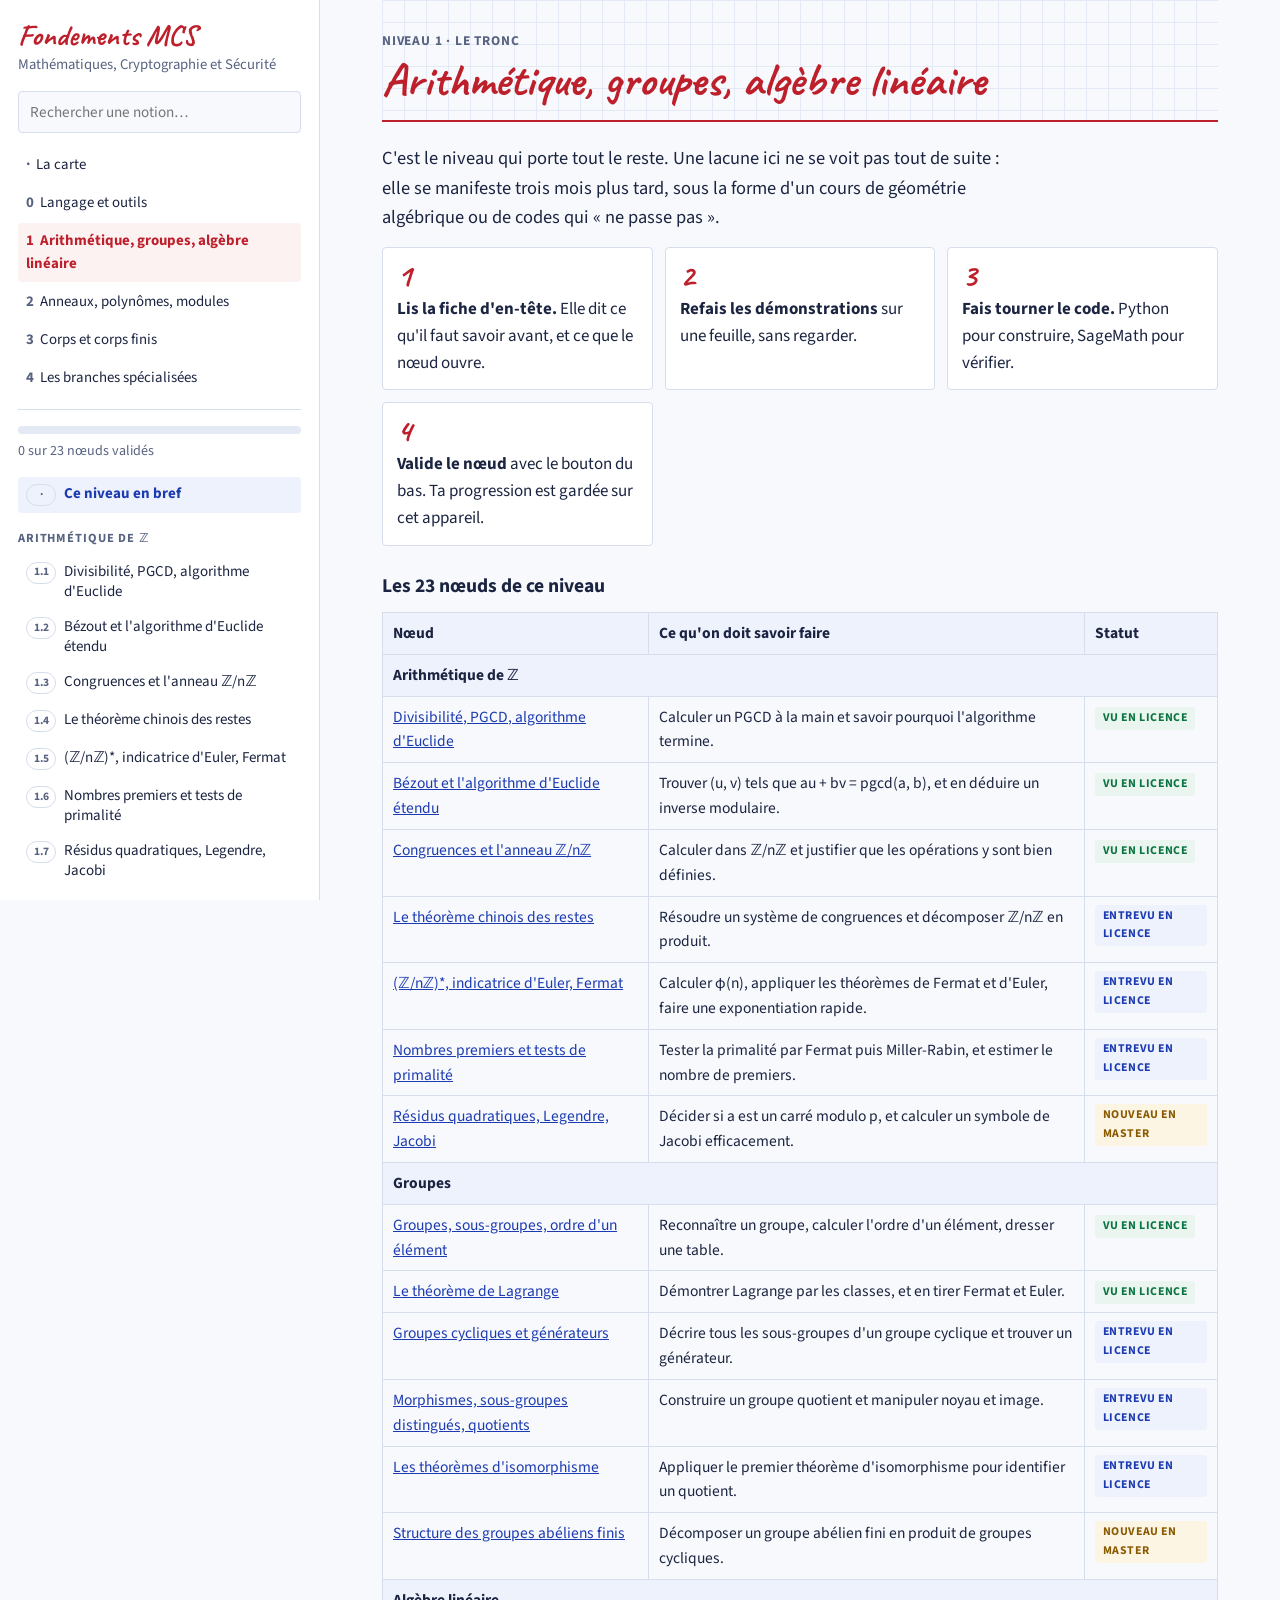
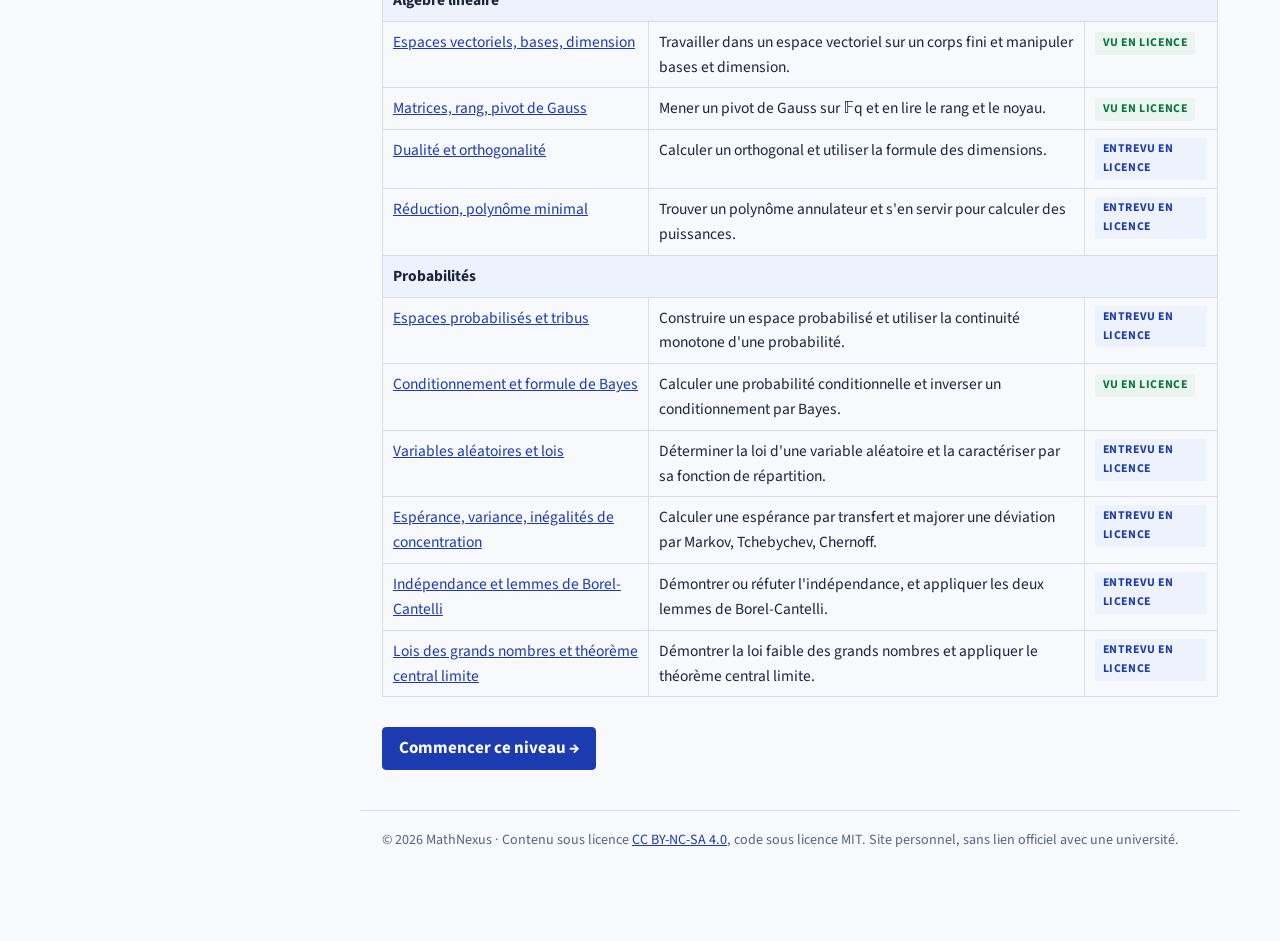
<file: docs/niveau-1.html>
<!doctype html>
<html lang="fr">
<head>
<meta charset="utf-8">
<meta name="viewport" content="width=device-width, initial-scale=1, viewport-fit=cover">
<title>Niveau 1 · Arithmétique, groupes, algèbre linéaire — Fondements mathématiques du Master MCS</title>
<meta name="description" content="Les fondements mathématiques du Master Mathématiques, Cryptographie et Sécurité : arithmétique, groupes, anneaux, modules, corps finis, courbes, codes, réseaux et complexité.">
<link rel="stylesheet" href="https://fonts.googleapis.com/css2?family=Caveat:wght@500;700&family=Kalam:wght@400;700&family=JetBrains+Mono:wght@400;600&family=Source+Sans+3:wght@400;600;700&display=swap">
<link rel="stylesheet" href="assets/style.css">
<script>try{var t=localStorage.getItem('mcs-theme');if(t)document.documentElement.dataset.theme=t;}catch(e){}</script>
<script>
window.MathJax = {
  tex: {
    inlineMath: [['\\(', '\\)']], displayMath: [['\\[', '\\]']],
    macros: {
      N:'\\mathbb{N}', Z:'\\mathbb{Z}', Q:'\\mathbb{Q}', R:'\\mathbb{R}',
      C:'\\mathbb{C}', F:'\\mathbb{F}', P:'\\mathbb{P}', A:'\\mathbb{A}',
      Vect:'\\operatorname{Vect}', Ker:'\\operatorname{Ker}', Img:'\\operatorname{Im}',
      pgcd:'\\operatorname{pgcd}', ppcm:'\\operatorname{ppcm}', ord:'\\operatorname{ord}',
      Card:'\\operatorname{Card}', rg:'\\operatorname{rg}', car:'\\operatorname{car}',
      Tr:'\\operatorname{Tr}', Nm:'\\operatorname{N}', Gal:'\\operatorname{Gal}',
      Frob:'\\operatorname{Frob}', wt:'\\operatorname{wt}', dmin:'d_{\\min}',
      Fq:'\\mathbb{F}_q', Fp:'\\mathbb{F}_p', Zn:'\\mathbb{Z}/n\\mathbb{Z}',
      Znz:'(\\mathbb{Z}/n\\mathbb{Z})^{\\times}', legendre:['\\left(\\frac{#1}{#2}\\right)',2]
    }
  },
  options: { skipHtmlTags: ['script','noscript','style','textarea','pre','code'],
             ignoreHtmlClass: 'tex2jax_ignore' },
  svg: { fontCache: 'global' }
};
</script>
<!-- MathJax est embarqué dans le dépôt : le site rend les formules même hors ligne.
     Si le fichier local manque, on retombe sur le CDN. -->
<script defer src="assets/mathjax/tex-svg.js"
        onerror="var s=document.createElement('script');s.defer=true;
                 s.src='https://cdnjs.cloudflare.com/ajax/libs/mathjax/3.2.2/es5/tex-svg.min.js';
                 document.head.appendChild(s);"></script>
</head>
<body data-niveau="1" data-suivant="niveau-2.html">
<div class="app">
  <div class="topbar">
    <button type="button" class="btn ghost" id="menu-btn" aria-controls="side" aria-expanded="false">Sommaire</button>
    <p class="brand">Niveau 1</p>
    <p class="mini" id="mini-prog"></p>
  </div>
  <div class="scrim" id="scrim" hidden></div>

  <nav class="side" id="side" aria-label="Sommaire du niveau">
    <p class="brand"><a href="index.html">Fondements MCS</a></p>
    <p class="brand-sub">Mathématiques, Cryptographie et Sécurité</p>
    <div class="rech" role="search"><input type="search" class="rech-in" placeholder="Rechercher une notion…" aria-label="Rechercher une notion" autocomplete="off"><ul class="rech-res" hidden></ul></div>
    <ul class="niveaux"><li><a href="index.html"><span class="n-num">·</span>La carte</a></li><li><a href="niveau-0.html"><span class="n-num">0</span>Langage et outils</a></li><li><a href="niveau-1.html" class="ici"><span class="n-num">1</span>Arithmétique, groupes, algèbre linéaire</a></li><li><a href="niveau-2.html"><span class="n-num">2</span>Anneaux, polynômes, modules</a></li><li><a href="niveau-3.html"><span class="n-num">3</span>Corps et corps finis</a></li><li><a href="niveau-4.html"><span class="n-num">4</span>Les branches spécialisées</a></li></ul>
    <div class="prog"><div class="prog-bar"><div class="prog-fill" id="prog-fill"></div></div>
      <p class="prog-txt" id="prog-txt"></p></div>
    <div id="nav"></div>
    <ul class="side-outils"><li><a href="positionnement.html">Je me situe</a></li><li><a href="parcours.html">Parcours guidés</a></li><li><a href="glossaire.html">Glossaire</a></li></ul>
    <button type="button" class="theme-btn" aria-pressed="false">Thème sombre</button>
  </nav>

  <main class="main" id="main">
<section class="lesson" id="depart" data-part="" data-title="Ce niveau en bref" hidden><header class="lhead"><p class="eyebrow">Niveau 1 · Le tronc</p><h2>Arithmétique, groupes, algèbre linéaire</h2></header><div class="lbody"><p class="lead">C'est le niveau qui porte tout le reste. Une lacune ici ne se voit pas tout de suite : elle se manifeste trois mois plus tard, sous la forme d'un cours de géométrie algébrique ou de codes qui « ne passe pas ».</p><div class="howto"><div><p class="num">1</p><p><strong>Lis la fiche d'en-tête.</strong> Elle dit ce qu'il faut savoir avant, et ce que le nœud ouvre.</p></div><div><p class="num">2</p><p><strong>Refais les démonstrations</strong> sur une feuille, sans regarder.</p></div><div><p class="num">3</p><p><strong>Fais tourner le code.</strong> Python pour construire, SageMath pour vérifier.</p></div><div><p class="num">4</p><p><strong>Valide le nœud</strong> avec le bouton du bas. Ta progression est gardée sur cet appareil.</p></div></div><h3>Les 23 nœuds de ce niveau</h3><div class="table-wrap"><table><thead><tr><th>Nœud</th><th>Ce qu'on doit savoir faire</th><th>Statut</th></tr></thead><tbody><tr><th colspan="3">Arithmétique de ℤ</th></tr><tr><td><a href="#arith-euclide">Divisibilité, PGCD, algorithme d&#x27;Euclide</a></td><td>Calculer un PGCD à la main et savoir pourquoi l'algorithme termine.</td><td><span class="badge l3">Vu en licence</span></td></tr><tr><td><a href="#arith-bezout">Bézout et l&#x27;algorithme d&#x27;Euclide étendu</a></td><td>Trouver (u, v) tels que au + bv = pgcd(a, b), et en déduire un inverse modulaire.</td><td><span class="badge l3">Vu en licence</span></td></tr><tr><td><a href="#arith-congruences">Congruences et l&#x27;anneau ℤ/nℤ</a></td><td>Calculer dans ℤ/nℤ et justifier que les opérations y sont bien définies.</td><td><span class="badge l3">Vu en licence</span></td></tr><tr><td><a href="#arith-chinois">Le théorème chinois des restes</a></td><td>Résoudre un système de congruences et décomposer ℤ/nℤ en produit.</td><td><span class="badge partiel">Entrevu en licence</span></td></tr><tr><td><a href="#arith-euler">(ℤ/nℤ)*, indicatrice d&#x27;Euler, Fermat</a></td><td>Calculer φ(n), appliquer les théorèmes de Fermat et d'Euler, faire une exponentiation rapide.</td><td><span class="badge partiel">Entrevu en licence</span></td></tr><tr><td><a href="#arith-premiers">Nombres premiers et tests de primalité</a></td><td>Tester la primalité par Fermat puis Miller-Rabin, et estimer le nombre de premiers.</td><td><span class="badge partiel">Entrevu en licence</span></td></tr><tr><td><a href="#arith-residus">Résidus quadratiques, Legendre, Jacobi</a></td><td>Décider si a est un carré modulo p, et calculer un symbole de Jacobi efficacement.</td><td><span class="badge neuf">Nouveau en master</span></td></tr><tr><th colspan="3">Groupes</th></tr><tr><td><a href="#grp-base">Groupes, sous-groupes, ordre d&#x27;un élément</a></td><td>Reconnaître un groupe, calculer l'ordre d'un élément, dresser une table.</td><td><span class="badge l3">Vu en licence</span></td></tr><tr><td><a href="#grp-lagrange">Le théorème de Lagrange</a></td><td>Démontrer Lagrange par les classes, et en tirer Fermat et Euler.</td><td><span class="badge l3">Vu en licence</span></td></tr><tr><td><a href="#grp-cycliques">Groupes cycliques et générateurs</a></td><td>Décrire tous les sous-groupes d'un groupe cyclique et trouver un générateur.</td><td><span class="badge partiel">Entrevu en licence</span></td></tr><tr><td><a href="#grp-morphismes">Morphismes, sous-groupes distingués, quotients</a></td><td>Construire un groupe quotient et manipuler noyau et image.</td><td><span class="badge partiel">Entrevu en licence</span></td></tr><tr><td><a href="#grp-isomorphismes">Les théorèmes d&#x27;isomorphisme</a></td><td>Appliquer le premier théorème d'isomorphisme pour identifier un quotient.</td><td><span class="badge partiel">Entrevu en licence</span></td></tr><tr><td><a href="#grp-abeliens">Structure des groupes abéliens finis</a></td><td>Décomposer un groupe abélien fini en produit de groupes cycliques.</td><td><span class="badge neuf">Nouveau en master</span></td></tr><tr><th colspan="3">Algèbre linéaire</th></tr><tr><td><a href="#lin-ev">Espaces vectoriels, bases, dimension</a></td><td>Travailler dans un espace vectoriel sur un corps fini et manipuler bases et dimension.</td><td><span class="badge l3">Vu en licence</span></td></tr><tr><td><a href="#lin-matrices">Matrices, rang, pivot de Gauss</a></td><td>Mener un pivot de Gauss sur 𝔽q et en lire le rang et le noyau.</td><td><span class="badge l3">Vu en licence</span></td></tr><tr><td><a href="#lin-dualite">Dualité et orthogonalité</a></td><td>Calculer un orthogonal et utiliser la formule des dimensions.</td><td><span class="badge partiel">Entrevu en licence</span></td></tr><tr><td><a href="#lin-reduction">Réduction, polynôme minimal</a></td><td>Trouver un polynôme annulateur et s'en servir pour calculer des puissances.</td><td><span class="badge partiel">Entrevu en licence</span></td></tr><tr><th colspan="3">Probabilités</th></tr><tr><td><a href="#proba-espaces">Espaces probabilisés et tribus</a></td><td>Construire un espace probabilisé et utiliser la continuité monotone d'une probabilité.</td><td><span class="badge partiel">Entrevu en licence</span></td></tr><tr><td><a href="#proba-bayes">Conditionnement et formule de Bayes</a></td><td>Calculer une probabilité conditionnelle et inverser un conditionnement par Bayes.</td><td><span class="badge l3">Vu en licence</span></td></tr><tr><td><a href="#proba-va">Variables aléatoires et lois</a></td><td>Déterminer la loi d'une variable aléatoire et la caractériser par sa fonction de répartition.</td><td><span class="badge partiel">Entrevu en licence</span></td></tr><tr><td><a href="#proba-esperance">Espérance, variance, inégalités de concentration</a></td><td>Calculer une espérance par transfert et majorer une déviation par Markov, Tchebychev, Chernoff.</td><td><span class="badge partiel">Entrevu en licence</span></td></tr><tr><td><a href="#proba-independance">Indépendance et lemmes de Borel-Cantelli</a></td><td>Démontrer ou réfuter l'indépendance, et appliquer les deux lemmes de Borel-Cantelli.</td><td><span class="badge partiel">Entrevu en licence</span></td></tr><tr><td><a href="#proba-tcl">Lois des grands nombres et théorème central limite</a></td><td>Démontrer la loi faible des grands nombres et appliquer le théorème central limite.</td><td><span class="badge partiel">Entrevu en licence</span></td></tr></tbody></table></div></div></section>
<section class="lesson" id="arith-euclide" data-part="Arithmétique de ℤ" data-num="1.1" data-title="Divisibilité, PGCD, algorithme d&#x27;Euclide" hidden><header class="lhead"><p class="eyebrow">Arithmétique de ℤ · Nœud 1.1<span class="meta">40 min</span></p><h2>Divisibilité, PGCD, algorithme d&#x27;Euclide</h2></header><div class="lbody"><p class="objectif">Calculer un PGCD à la main et savoir pourquoi l'algorithme termine.</p><div class="fiche"><dl><dt>Prérequis</dt><dd><a href="niveau-0.html#preuves">Les quatre techniques de preuve</a></dd><dt>Ouvre sur</dt><dd><a href="niveau-1.html#arith-bezout">Bézout et l'algorithme d'Euclide étendu</a>, <a href="niveau-1.html#arith-congruences">Congruences et l'anneau ℤ/nℤ</a>, <a href="niveau-2.html#ann-euclidiens">Euclidien ⊂ principal ⊂ factoriel</a>, <a href="niveau-4.html#cplx-turing">Machines de Turing et décidabilité</a></dd><dt>En licence</dt><dd><span class="badge l3">Vu en licence</span></dd></dl></div><div class="master"><p class="lab">Dans le master</p><p>Premier exemple d'algorithme dont on analyse le coût : c'est le point de départ du cours de complexité.</p></div>
<p class="lead">L'algorithme d'Euclide est le plus vieil algorithme non trivial connu, et il est
encore aujourd'hui exécuté des milliards de fois par jour : chaque poignée de main TLS en
contient. C'est aussi le premier algorithme dont on démontre la terminaison et le coût.</p>

<h3>Division euclidienne</h3>
<div class="retenir"><p class="lab">Théorème (division euclidienne)</p>
<p>Soient \(a\in\Z\) et \(b\in\Z^*\). Il existe un <strong>unique</strong> couple
\((q,r)\in\Z^2\) tel que</p>
\[a=bq+r \qquad\text{et}\qquad 0\le r\lt |b|.\]
</div><div class="demo"><p class="lab">Démonstration</p>
<p><strong>Existence.</strong> Supposons \(b\gt 0\) (le cas \(b\lt 0\) s'en déduit en changeant le signe
de \(q\)). Considérons l'ensemble</p>
\[S=\{a-bk\ ;\ k\in\Z\}\cap\N.\]
<p>\(S\) est non vide : en prenant \(k=-|a|\), on obtient \(a+b|a|\ge a+|a|\ge0\) car \(b\ge1\).</p>
<p>\(S\) est une partie non vide de \(\N\), elle admet donc un plus petit élément \(r=a-bq\).</p>
<p>Montrons \(r\lt b\). Si l'on avait \(r\ge b\), alors \(r-b=a-b(q+1)\ge0\) appartiendrait à \(S\)
tout en étant strictement plus petit que \(r\) — contradiction avec la minimalité.</p>
<p>Donc \(0\le r\lt b\) et \(a=bq+r\).</p>
<p><strong>Unicité.</strong> Supposons \(a=bq+r=bq'+r'\) avec \(0\le r,r'\lt b\). Alors
\(b(q-q')=r'-r\), donc \(b\mid r'-r\). Or \(|r'-r|\lt b\), et le seul multiple de \(b\) de valeur
absolue strictement inférieure à \(b\) est \(0\). Donc \(r=r'\), puis \(q=q'\) car \(b\neq0\).</p>
<p class="cqfd">∎</p></div>

<div class="prof"><p class="lab">Le conseil</p>
<p>La démonstration repose entièrement sur le fait que <em>toute partie non vide de \(\N\) a un
plus petit élément</em>. Cette propriété, équivalente à la récurrence, est l'outil qu'on
réutilisera pour prouver la terminaison de presque tous les algorithmes du master.</p>
</div>

<h3>PGCD et algorithme d'Euclide</h3>
<div class="retenir"><p class="lab">Définition et lemme clé</p>
<p>Le \(\pgcd(a,b)\) est le plus grand entier divisant à la fois \(a\) et \(b\), avec la
convention \(\pgcd(a,0)=|a|\).</p>
<p><strong>Lemme.</strong> Si \(a=bq+r\), alors \(\pgcd(a,b)=\pgcd(b,r)\).</p>
</div><div class="demo"><p class="lab">Démonstration</p>
<p>Il suffit de montrer que les deux couples ont exactement les mêmes diviseurs communs.</p>
<p>Soit \(d\) un diviseur commun de \(a\) et \(b\). Alors \(d\mid a-bq=r\), donc \(d\) divise
\(b\) et \(r\).</p>
<p>Réciproquement, soit \(d\) un diviseur commun de \(b\) et \(r\). Alors \(d\mid bq+r=a\), donc
\(d\) divise \(a\) et \(b\).</p>
<p>Les deux ensembles de diviseurs communs coïncident, donc leurs plus grands éléments aussi.</p>
<p class="cqfd">∎</p></div>

<p>L'algorithme d'Euclide applique ce lemme en boucle :</p>
\[\pgcd(a,b)=\pgcd(b,a\bmod b)=\pgcd(a\bmod b,\ b\bmod(a\bmod b))=\dots\]

<div class="retenir"><p class="lab">Théorème (terminaison et coût)</p>
<p>L'algorithme d'Euclide termine, et le nombre de divisions effectuées pour \(\pgcd(a,b)\)
avec \(a\gt b\gt 0\) est majoré par</p>
\[5\log_{10} b + O(1),\qquad\text{soit } O(\log b)\ \text{divisions.}\]
<p>Le pire cas est atteint par deux termes consécutifs de la suite de Fibonacci.</p>
</div><div class="demo"><p class="lab">Démonstration</p>
<p><strong>Terminaison.</strong> Les restes successifs \(r_0=b\gt r_1\gt r_2\gt \dots\ge0\) forment une
suite d'entiers naturels strictement décroissante. Une telle suite est finie, l'algorithme
s'arrête donc.</p>
<p><strong>Coût.</strong> Montrons qu'en deux étapes le reste est au moins divisé par deux,
c'est-à-dire \(r_{k+2}\lt \tfrac12 r_k\).</p>
<p>Deux cas, en écrivant \(r_k=r_{k+1}q+r_{k+2}\) :</p>
<ul>
<li>si \(r_{k+1}\le\tfrac12 r_k\), alors \(r_{k+2}\lt r_{k+1}\le\tfrac12 r_k\) ;</li>
<li>si \(r_{k+1}\gt \tfrac12 r_k\), alors le quotient vaut \(q=1\), donc
\(r_{k+2}=r_k-r_{k+1}\lt r_k-\tfrac12 r_k=\tfrac12 r_k\).</li>
</ul>
<p>Dans les deux cas \(r_{k+2}\lt \tfrac12 r_k\). Après \(2m\) étapes le reste est donc
\(\lt b/2^m\) ; il devient nul dès que \(2^m\gt b\), c'est-à-dire pour \(m\gt \log_2 b\).</p>
<p>Le nombre d'étapes est donc \(O(\log b)\).</p>
<p class="cqfd">∎</p></div>

<div class="prof"><p class="lab">Le conseil</p>
<p>\(O(\log b)\) divisions, c'est-à-dire un coût <em>linéaire en la taille de l'entrée</em>
puisque \(b\) s'écrit avec \(\log_2 b\) bits. C'est la définition même d'un algorithme efficace,
et c'est le contraste avec la factorisation qui fonde toute la cryptographie à clé publique :
calculer un PGCD est facile, factoriser ne l'est pas.</p>
</div>

<div class="code tex2jax_ignore"><div class="code-h"><p class="lab">Euclide, et le nombre réel de divisions</p><span class="code-lang ">python</span><button type="button" class="copier">copier</button></div><pre>def euclide(a, b):
    &quot;PGCD avec le compte des divisions.&quot;
    a, b, etapes = abs(a), abs(b), 0
    while b:
        a, b = b, a % b
        etapes += 1
    return a, etapes

print(euclide(1071, 462))
print(euclide(240, 46))

# Le pire cas : deux Fibonacci consecutifs
fib = [1, 1]
while len(fib) &lt; 20:
    fib.append(fib[-1] + fib[-2])
print(euclide(fib[19], fib[18]))</pre><pre class="sortie">(21, 3)
(2, 5)
(1, 18)</pre></div>

<p>Sur deux Fibonacci consécutifs, chaque quotient vaut 1 : l'algorithme ne peut pas faire moins
de progrès à chaque étape. C'est exactement le pire cas annoncé par le théorème.</p>

<div class="code tex2jax_ignore"><div class="code-h"><p class="lab">Vérification</p><span class="code-lang sage">sagemath</span><button type="button" class="copier">copier</button></div><pre>print(gcd(1071, 462))
# Le pire cas, verifie : le nombre d&#x27;etapes croit lineairement en l&#x27;indice
F = fibonacci
for k in [10, 20, 30]:
    a, b, n = F(k+1), F(k), 0
    while b: a, b, n = b, a % b, n + 1
    print(k, n)</pre><pre class="sortie">21
10 9
20 19
30 29</pre></div>

<h3 class="exos-h">Vérifie que tu as compris</h3>
<article class="exo"><p class="exo-n">Exercice 1</p><div class="exo-q">
<p>Calculer \(\pgcd(1386,322)\) en posant toutes les divisions euclidiennes.</p>
</div><details class="tex2jax_ignore"><summary>Voir la correction</summary><div class="copie"><p class="lab">Correction</p>
<p>On applique le lemme en boucle :</p>
<p>\(1386 = 4\times322 + 98\)</p>
<p>\(322 = 3\times98 + 28\)</p>
<p>\(98 = 3\times28 + 14\)</p>
<p>\(28 = 2\times14 + 0\)</p>
<p>Le dernier reste non nul est \(14\), donc <u>\(\pgcd(1386,322)=14\)</u>.</p>
</div><div class="prof"><p class="lab">Remarque</p><p>Quatre divisions, conformément au \(O(\log b)\) : \(\log_2 322\approx 8{,}3\).</p></div></details></article>

<article class="exo"><p class="exo-n">Exercice 2</p><div class="exo-q">
<p>Soient \(a,b\in\N^*\). Démontrer que \(\pgcd(a,b)\times\ppcm(a,b)=ab\) dans le cas
\(\pgcd(a,b)=1\), puis dans le cas général.</p>
</div><details class="tex2jax_ignore"><summary>Voir la correction</summary><div class="copie"><p class="lab">Correction</p>
<p><u>Cas \(\pgcd(a,b)=1\).</u> Soit \(m=\ppcm(a,b)\). Comme \(ab\) est un multiple commun,
\(m\mid ab\). Réciproquement \(a\mid m\), écrivons \(m=ak\). Comme \(b\mid m=ak\) et
\(\pgcd(a,b)=1\), le lemme de Gauss donne \(b\mid k\), donc \(ab\mid ak=m\).</p>
<p>Les deux divisibilités donnent \(m=ab\), et l'égalité \(1\times m=ab\) est vérifiée.</p>
<p><u>Cas général.</u> Posons \(d=\pgcd(a,b)\), \(a=da'\), \(b=db'\) avec \(\pgcd(a',b')=1\).</p>
<p>Un multiple commun de \(a\) et \(b\) est un multiple de \(d\) fois un multiple commun de
\(a'\) et \(b'\), donc \(\ppcm(a,b)=d\,\ppcm(a',b')=d\,a'b'\) par le cas précédent.</p>
<p>Alors</p>
\[\pgcd(a,b)\times\ppcm(a,b)=d\times d\,a'b'=(da')(db')=ab.\]
</div><div class="prof"><p class="lab">Remarque</p><p>Le lemme de Gauss utilisé ici se démontre avec Bézout, qui fait l'objet du nœud
suivant. On peut donc aussi lire cet exercice comme une motivation pour Bézout.</p></div></details></article></div></section>
<section class="lesson" id="arith-bezout" data-part="Arithmétique de ℤ" data-num="1.2" data-title="Bézout et l&#x27;algorithme d&#x27;Euclide étendu" hidden><header class="lhead"><p class="eyebrow">Arithmétique de ℤ · Nœud 1.2<span class="meta">45 min</span></p><h2>Bézout et l&#x27;algorithme d&#x27;Euclide étendu</h2></header><div class="lbody"><p class="objectif">Trouver (u, v) tels que au + bv = pgcd(a, b), et en déduire un inverse modulaire.</p><div class="fiche"><dl><dt>Prérequis</dt><dd><a href="niveau-1.html#arith-euclide">Divisibilité, PGCD, algorithme d'Euclide</a></dd><dt>Ouvre sur</dt><dd><span class="rien">nœud terminal d'une branche</span></dd><dt>En licence</dt><dd><span class="badge l3">Vu en licence</span></dd></dl></div><div class="master"><p class="lab">Dans le master</p><p>C'est l'opération qui calcule la clé privée RSA à partir de l'exposant public : d = e⁻¹ mod φ(n).</p></div><form class="qcm" data-role="entree" data-seuil="3"><p class="lab">Test d'entrée — as-tu besoin de ce nœud ?</p><fieldset class="qcm-q" data-bonne="1"><legend>1. Que vaut \(\pgcd(240, 46)\) ?</legend><label class="qcm-o"><input type="radio" name="q0" value="0"> <span>\(1\)</span></label><label class="qcm-o"><input type="radio" name="q0" value="1"> <span>\(2\)</span></label><label class="qcm-o"><input type="radio" name="q0" value="2"> <span>\(4\)</span></label><label class="qcm-o"><input type="radio" name="q0" value="3"> <span>\(6\)</span></label><p class="qcm-x" hidden>\(240=5\times46+10\), \(46=4\times10+6\), \(10=6+4\), \(6=4+2\), \(4=2\times2\) : le dernier reste non nul est 2.</p></fieldset><fieldset class="qcm-q" data-bonne="2"><legend>2. L'équation \(6x+9y=4\) a-t-elle des solutions entières ?</legend><label class="qcm-o"><input type="radio" name="q1" value="0"> <span>Oui, une seule</span></label><label class="qcm-o"><input type="radio" name="q1" value="1"> <span>Oui, une infinité</span></label><label class="qcm-o"><input type="radio" name="q1" value="2"> <span>Non, aucune</span></label><label class="qcm-o"><input type="radio" name="q1" value="3"> <span>On ne peut pas savoir</span></label><p class="qcm-x" hidden>\(6x+9y\) est toujours un multiple de \(\pgcd(6,9)=3\), et 3 ne divise pas 4.</p></fieldset><fieldset class="qcm-q" data-bonne="2"><legend>3. Quel est l'inverse de \(3\) modulo \(7\) ?</legend><label class="qcm-o"><input type="radio" name="q2" value="0"> <span>\(2\)</span></label><label class="qcm-o"><input type="radio" name="q2" value="1"> <span>\(4\)</span></label><label class="qcm-o"><input type="radio" name="q2" value="2"> <span>\(5\)</span></label><label class="qcm-o"><input type="radio" name="q2" value="3"> <span>3 n'est pas inversible modulo 7</span></label><p class="qcm-x" hidden>\(3\times5=15=2\times7+1\), donc \(3^{-1}\equiv5\pmod 7\).</p></fieldset><div class="qcm-bas"><button type="submit" class="btn">Corriger</button><p class="qcm-res" role="status" hidden></p></div></form><div class="temps"><div class="onglets" role="tablist"><button type="button" role="tab" class="onglet" aria-selected="true" data-t="0"><span class="o-n">1</span>Comprendre</button><button type="button" role="tab" class="onglet" aria-selected="false" data-t="1"><span class="o-n">2</span>Démontrer</button><button type="button" role="tab" class="onglet" aria-selected="false" data-t="2"><span class="o-n">3</span>Implémenter</button><button type="button" role="tab" class="onglet" aria-selected="false" data-t="3"><span class="o-n">4</span>S'exercer</button></div><div class="panneau" role="tabpanel" data-t="0">
<h3>Le problème</h3>
<p class="lead">Alice fabrique une clé RSA. Elle a choisi \(p=61\), \(q=53\), donc
\(\varphi(n)=60\times52=3120\), et son exposant public \(e=17\). Il lui faut l'exposant privé :
l'entier \(d\) tel que</p>
\[17\,d\equiv1 \pmod{3120}.\]
<p>Essayer \(d=1,2,3,\dots\) fonctionne ici (on trouve \(d=2753\) après 2753 essais). Avec une vraie
clé, \(\varphi(n)\) a plus de 600 chiffres : aucune machine n'essaiera jamais tous les candidats.
Il faut une méthode directe. C'est l'objet de ce nœud.</p>

<h3>L'observation qui débloque tout</h3>
<p>Chercher \(d\) avec \(17d\equiv1\pmod{3120}\), c'est chercher deux entiers \(d\) et \(k\) tels que</p>
\[17\,d+3120\,k=1.\]
<p>Autrement dit : écrire \(1\) comme combinaison de \(17\) et \(3120\). Or l'algorithme d'Euclide,
quand on le déroule, fabrique justement des combinaisons de ses deux nombres de départ.</p>

<h3>Un exemple entièrement à la main</h3>
<p>Prenons \(a=240\) et \(b=46\). On déroule Euclide, mais on note à chaque ligne comment le reste
s'écrit à partir de \(240\) et \(46\).</p>
<div class="table-wrap"><table>
<thead><tr><th>Division</th><th>Reste</th><th>Le reste, écrit \(240u+46v\)</th></tr></thead>
<tbody>
<tr><td>départ</td><td>\(240\)</td><td>\(240\times1+46\times0\)</td></tr>
<tr><td>départ</td><td>\(46\)</td><td>\(240\times0+46\times1\)</td></tr>
<tr><td>\(240=5\times46+10\)</td><td>\(10\)</td><td>\(240\times1+46\times(-5)\)</td></tr>
<tr><td>\(46=4\times10+6\)</td><td>\(6\)</td><td>\(240\times(-4)+46\times21\)</td></tr>
<tr><td>\(10=1\times6+4\)</td><td>\(4\)</td><td>\(240\times5+46\times(-26)\)</td></tr>
<tr><td>\(6=1\times4+2\)</td><td>\(2\)</td><td>\(240\times(-9)+46\times47\)</td></tr>
<tr><td>\(4=2\times2+0\)</td><td>\(0\)</td><td>on s'arrête</td></tr>
</tbody></table></div>
<p>Chaque ligne se déduit des deux précédentes : <em>nouvelle ligne = avant-dernière − quotient ×
dernière</em>. Par exemple, la ligne du reste 6 : \((0,1)-4\times(1,-5)=(-4,21)\).</p>
<p>On lit le résultat sur la dernière ligne non nulle :
\(\pgcd(240,46)=2\) et \(240\times(-9)+46\times47=-2160+2162=2\).</p>

<div class="prof"><p class="lab">Le conseil</p>
<p>Vérifie toujours en recalculant \(au+bv\). Cela prend dix secondes et rattrape toutes les
erreurs de signe, qui sont de loin les plus fréquentes dans ce calcul.</p>
</div>

<h3>Ce que l'on vient de découvrir, énoncé proprement</h3>
<div class="retenir"><p class="lab">Théorème de Bachet-Bézout</p>
<p>Soient \(a,b\in\Z\) non tous deux nuls et \(d=\pgcd(a,b)\). Il existe \(u,v\in\Z\) tels que</p>
\[au+bv=d.\]
<p>De plus, \(d\) est le plus petit entier strictement positif de la forme \(au+bv\).</p>
</div><div class="retenir"><p class="lab">Trois conséquences</p>
<ul>
<li><strong>Bézout.</strong> \(\pgcd(a,b)=1\iff\) il existe \(u,v\) avec \(au+bv=1\).</li>
<li><strong>Lemme de Gauss.</strong> Si \(a\mid bc\) et \(\pgcd(a,b)=1\), alors \(a\mid c\).</li>
<li><strong>Inverse modulaire.</strong> \(a\) est inversible modulo \(n\iff\pgcd(a,n)=1\), et son
inverse est le coefficient \(u\) de Bézout.</li>
</ul>
</div>

<h3>Les deux pièges</h3>
<div class="prof"><p class="lab">Attention</p>
<p><strong>Piège 1.</strong> Si \(au+bv=6\), on ne peut <em>pas</em> conclure que \(\pgcd(a,b)=6\) :
seulement que le pgcd <em>divise</em> 6. Exemple : \(2\times5+3\times(-1)=7\), et pourtant
\(\pgcd(2,3)=1\). La réciproque n'est vraie que lorsque la combinaison vaut 1.</p>
<p><strong>Piège 2.</strong> Le couple \((u,v)\) n'est pas unique. Si \((u,v)\) convient, alors
\((u+b,\ v-a)\) convient aussi. L'algorithme en donne un, il y en a une infinité.</p>
</div>

<h3>Retour à Alice</h3>
<p>Euclide étendu sur \((17,3120)\) donne \(17\times(-367)+3120\times2=1\). Donc
\(d\equiv-367\equiv2753\pmod{3120}\), en trois divisions au lieu de 2753 essais.</p>
<p class="suite"><button type="button" class="btn ghost aller" data-t="1">Temps suivant : Démontrer →</button></p></div><div class="panneau" role="tabpanel" data-t="1" hidden>
<p class="lead">Trois énoncés à démontrer. Pour chacun : lis l'idée, écris la preuve en suivant
le squelette, et seulement ensuite compare avec la démonstration complète.</p>

<figure class="video"><video controls preload="metadata" playsinline src="videos/arith-bezout.mp4"></video><figcaption><span class="tag">Vidéo</span> Bachet-Bézout : la preuve par le plus petit élément <span class="dur">1 min 45</span></figcaption></figure><div class="preuve"><div class="retenir"><p class="lab">Théorème de Bachet-Bézout</p><p>Soient \(a,b\in\Z\) non tous deux nuls, \(d=\pgcd(a,b)\). Il existe \(u,v\in\Z\) tels que
\(au+bv=d\).</p></div><div class="idee"><p class="lab">L'idée en une phrase</p><p>Parmi tous les entiers strictement positifs de la forme \(au+bv\), le plus petit divise
\(a\) et \(b\) — sinon un reste de division serait encore plus petit.</p></div><div class="squelette"><p class="lab">Le squelette — complète chaque étape sur ta feuille</p><ol><li>Poser \(S=\{au+bv\ ;\ u,v\in\Z\}\cap\N^*\) et justifier que \(S\) est non vide.</li><li>Appeler \(g=au_0+bv_0\) le plus petit élément de \(S\). Pourquoi existe-t-il ?</li><li>Diviser \(a\) par \(g\) : \(a=gq+r\). Écrire \(r\) sous la forme \(au+bv\) et en déduire \(r=0\).</li><li>Faire de même pour \(b\). Conclure que \(g\le d\).</li><li>Montrer que \(d\mid g\), donc \(d\le g\). Conclure.</li></ol></div><details class="tex2jax_ignore"><summary>Voir la démonstration complète</summary><div class="demo"><p class="lab">Démonstration</p>
<p>Soit \(S=\{au+bv\ ;\ u,v\in\Z\}\cap\N^*\).</p>
<p><strong>\(S\) est non vide</strong> : avec \(u=a\), \(v=b\), on obtient \(a^2+b^2\gt 0\).</p>
<p>Toute partie non vide de \(\N^*\) a un plus petit élément : notons-le \(g=au_0+bv_0\).</p>
<p><strong>\(g\) divise \(a\).</strong> Division euclidienne : \(a=gq+r\) avec \(0\le r\lt g\). Alors</p>
\[r=a-gq=a-(au_0+bv_0)q=a(1-u_0q)+b(-v_0q).\]
<p>Donc \(r\) est de la forme \(au+bv\). Si \(r\gt 0\), alors \(r\in S\) et \(r\lt g\), ce qui contredit
la minimalité de \(g\). Donc \(r=0\) et \(g\mid a\).</p>
<p>Le même raisonnement donne \(g\mid b\). Ainsi \(g\) est un diviseur commun, donc \(g\le d\).</p>
<p><strong>\(d\) divise \(g\).</strong> Comme \(d\mid a\) et \(d\mid b\), on a
\(d\mid au_0+bv_0=g\), donc \(d\le g\).</p>
<p>Les deux inégalités donnent \(g=d\) : le couple \((u_0,v_0)\) convient, et \(d\) est bien le
plus petit élément strictement positif de la forme \(au+bv\).</p>
<p class="cqfd">∎</p></div></details></div><div class="preuve"><div class="retenir"><p class="lab">Lemme de Gauss</p><p>Si \(a\mid bc\) et \(\pgcd(a,b)=1\), alors \(a\mid c\).</p></div><div class="idee"><p class="lab">L'idée en une phrase</p><p>On écrit \(1=au+bv\), puis on multiplie tout par \(c\) pour faire apparaître \(bc\).</p></div><div class="squelette"><p class="lab">Le squelette — complète chaque étape sur ta feuille</p><ol><li>Écrire la relation de Bézout pour \(a\) et \(b\).</li><li>Multiplier cette relation par \(c\).</li><li>Montrer que \(a\) divise chacun des deux termes du membre de gauche.</li></ol></div><details class="tex2jax_ignore"><summary>Voir la démonstration complète</summary><div class="demo"><p class="lab">Démonstration</p>
<p>Comme \(\pgcd(a,b)=1\), Bézout donne \(u,v\) tels que \(au+bv=1\). En multipliant par \(c\) :</p>
\[acu+bcv=c.\]
<p>Or \(a\mid acu\), et \(a\mid bc\) par hypothèse donc \(a\mid bcv\). Donc \(a\) divise leur somme,
qui est \(c\).</p>
<p class="cqfd">∎</p></div></details></div><div class="preuve"><div class="retenir"><p class="lab">Inverse modulaire</p><p>\(a\) est inversible modulo \(n\) si et seulement si \(\pgcd(a,n)=1\). Dans ce cas, l'inverse
est le coefficient \(u\) d'une relation \(au+nv=1\).</p></div><div class="idee"><p class="lab">L'idée en une phrase</p><p>« \(au\equiv1\pmod n\) » et « \(au+nv=1\) » sont la même phrase, écrite de deux façons.</p></div><div class="squelette"><p class="lab">Le squelette — complète chaque étape sur ta feuille</p><ol><li>Sens direct : partir de \(au+nv=1\) et réduire modulo \(n\).</li><li>Sens réciproque : traduire \(au\equiv1\pmod n\) en une égalité dans \(\Z\).</li><li>Montrer que tout diviseur commun de \(a\) et \(n\) divise alors \(1\).</li></ol></div><details class="tex2jax_ignore"><summary>Voir la démonstration complète</summary><div class="demo"><p class="lab">Démonstration</p>
<p><strong>(\(\Leftarrow\))</strong> Si \(\pgcd(a,n)=1\), Bézout donne \(au+nv=1\). Modulo \(n\),
le terme \(nv\) disparaît : \(au\equiv1\pmod n\). Donc \(u\) est l'inverse de \(a\).</p>
<p><strong>(\(\Rightarrow\))</strong> Si \(au\equiv1\pmod n\), il existe \(k\in\Z\) avec
\(au-1=kn\), soit \(au-kn=1\). Tout diviseur commun de \(a\) et \(n\) divise \(au-kn=1\), donc vaut
\(\pm1\). Ainsi \(\pgcd(a,n)=1\).</p>
<p class="cqfd">∎</p></div></details></div><div class="preuve"><div class="retenir"><p class="lab">Correction de l'algorithme d'Euclide étendu</p><p>L'algorithme qui maintient, pour chaque reste \(r_k\), un couple \((u_k,v_k)\) par la règle
\((u_{k+1},v_{k+1})=(u_{k-1},v_{k-1})-q_k(u_k,v_k)\) renvoie bien \((d,u,v)\) avec \(au+bv=d\).</p></div><div class="idee"><p class="lab">L'idée en une phrase</p><p>La propriété \(r_k=au_k+bv_k\) est vraie au départ et se conserve à chaque étape : c'est un
invariant de boucle.</p></div><div class="squelette"><p class="lab">Le squelette — complète chaque étape sur ta feuille</p><ol><li>Vérifier l'invariant pour les deux lignes de départ.</li><li>Supposer l'invariant vrai aux rangs \(k-1\) et \(k\), et calculer \(r_{k+1}=r_{k-1}-q_kr_k\).</li><li>Conclure avec le fait que le dernier reste non nul est le pgcd.</li></ol></div><details class="tex2jax_ignore"><summary>Voir la démonstration complète</summary><div class="demo"><p class="lab">Démonstration</p>
<p><strong>Initialisation.</strong> \(r_0=a=a\times1+b\times0\) et \(r_1=b=a\times0+b\times1\).</p>
<p><strong>Conservation.</strong> Supposons \(r_{k-1}=au_{k-1}+bv_{k-1}\) et \(r_k=au_k+bv_k\).
La division \(r_{k-1}=q_kr_k+r_{k+1}\) donne</p>
\[r_{k+1}=r_{k-1}-q_kr_k=a(u_{k-1}-q_ku_k)+b(v_{k-1}-q_kv_k)=au_{k+1}+bv_{k+1}.\]
<p><strong>Conclusion.</strong> L'algorithme d'Euclide termine et son dernier reste non nul est
\(d=\pgcd(a,b)\) (nœud précédent). L'invariant appliqué à ce reste donne \(d=au+bv\).</p>
<p class="cqfd">∎</p></div></details></div><div class="prof"><p class="lab">Le conseil</p>
<p>Les deux premières preuves reposent sur le même ressort que la division euclidienne : toute
partie non vide de \(\N\) a un plus petit élément. La dernière introduit l'<em>invariant de
boucle</em>, l'outil standard pour prouver qu'un algorithme est correct. Tu le retrouveras dans
tout le cours de complexité.</p>
</div><p class="suite"><button type="button" class="btn ghost aller" data-t="2">Temps suivant : Implémenter →</button></p></div><div class="panneau" role="tabpanel" data-t="2" hidden>
<p class="lead">Ici, c'est toi qui codes. Tu écris les deux fonctions, tu lances les tests, et tu
corriges jusqu'à ce qu'ils passent tous. Python tourne dans ton navigateur : rien à installer.</p>
<div class="atelier" data-id="arith-bezout"><p class="lab">Atelier — à toi de coder</p>
<p>Complète les deux fonctions.</p>
<ul>
<li><code>euclide_etendu(a, b)</code> renvoie un triplet \((d,u,v)\) avec \(au+bv=d=\pgcd(a,b)\).
Sers-toi du tableau du temps 1 : garde deux lignes en mémoire, et fabrique la suivante.</li>
<li><code>inverse_mod(a, n)</code> utilise la première. Si le pgcd ne vaut pas 1, elle doit lever
une erreur avec <code>raise ValueError(...)</code>.</li>
</ul>
<p><strong>Exécuter</strong> lance ton programme tel quel (pratique avec des <code>print</code>).
<strong>Tester mon code</strong> le confronte à dix cas, dont des cas limites.</p>
<textarea class="at-code" spellcheck="false" autocapitalize="off" autocomplete="off" autocorrect="off" rows="13" aria-label="Ton code Python">def euclide_etendu(a, b):
    &#x27;&#x27;&#x27;Renvoie (d, u, v) tels que a*u + b*v == d == pgcd(a, b).&#x27;&#x27;&#x27;
    # À toi. Rappel du tableau :
    #   nouvelle ligne = avant-dernière - quotient * dernière
    pass


def inverse_mod(a, n):
    &#x27;&#x27;&#x27;Renvoie l&#x27;inverse de a modulo n, entre 0 et n-1.
    Lève ValueError si a n&#x27;est pas inversible modulo n.&#x27;&#x27;&#x27;
    pass</textarea><script type="application/json" class="atelier-tests">[{"appel": "euclide_etendu(240, 46)", "attendu": "(d, u, v) avec d = 2 et 240*u + 46*v = 2", "verif": "isinstance(r, tuple) and len(r) == 3 and r[0] == 2 and 240*r[1] + 46*r[2] == 2"}, {"appel": "euclide_etendu(1071, 462)", "attendu": "d = 21 et 1071*u + 462*v = 21", "verif": "isinstance(r, tuple) and len(r) == 3 and r[0] == 21 and 1071*r[1] + 462*r[2] == 21"}, {"appel": "euclide_etendu(46, 240)", "attendu": "d = 2 et 46*u + 240*v = 2 (arguments dans l'autre ordre)", "verif": "isinstance(r, tuple) and len(r) == 3 and r[0] == 2 and 46*r[1] + 240*r[2] == 2"}, {"appel": "euclide_etendu(17, 3120)", "attendu": "d = 1 et 17*u + 3120*v = 1", "verif": "isinstance(r, tuple) and len(r) == 3 and r[0] == 1 and 17*r[1] + 3120*r[2] == 1"}, {"appel": "euclide_etendu(5, 0)", "attendu": "d = 5 et 5*u + 0*v = 5 (cas b = 0)", "verif": "isinstance(r, tuple) and len(r) == 3 and r[0] == 5 and 5*r[1] == 5"}, {"appel": "euclide_etendu(2**127 - 1, 2**89 - 1)", "attendu": "d = 1 et la relation de Bézout, sur de grands entiers", "verif": "isinstance(r, tuple) and len(r) == 3 and r[0] == 1 and (2**127 - 1)*r[1] + (2**89 - 1)*r[2] == 1"}, {"appel": "inverse_mod(17, 3120)", "attendu": "2753", "verif": "r == 2753"}, {"appel": "inverse_mod(7, 26)", "attendu": "15 (et non -11 : le résultat doit être entre 0 et n-1)", "verif": "r == 15"}, {"appel": "inverse_mod(10, 21)", "attendu": "19", "verif": "r == 19"}, {"appel": "inverse_mod(15, 3120)", "attendu": "une erreur ValueError, car pgcd(15, 3120) = 15", "leve": "ValueError"}]</script><div class="atelier-b"><button type="button" class="btn ghost at-executer">Exécuter</button><button type="button" class="btn at-tester">Tester mon code</button><button type="button" class="at-reinit">Réinitialiser</button><span class="atelier-etat" role="status"></span></div><div class="atelier-res" hidden></div><details class="atelier-corrige tex2jax_ignore" hidden><summary>Voir le corrigé (après avoir essayé)</summary><p>Une solution possible. La tienne peut être différente et tout aussi juste : les tests
vérifient la relation \(au+bv=d\), pas des valeurs précises de \(u\) et \(v\), puisqu'il en existe
une infinité.</p><div class="code tex2jax_ignore"><div class="code-h"><p class="lab">Corrigé : Euclide étendu et inverse modulaire</p><span class="code-lang ">python</span><button type="button" class="copier">copier</button></div><pre>&quot;&quot;&quot;Nœud 1.2 — Bézout et l&#x27;algorithme d&#x27;Euclide étendu.&quot;&quot;&quot;


def euclide_etendu(a, b):
    &quot;&quot;&quot;Renvoie (d, u, v) avec a*u + b*v = d = pgcd(a, b).

    Invariants maintenus à chaque tour de boucle :
        r  = a*u  + b*v
        r2 = a*u2 + b*v2
    &quot;&quot;&quot;
    r, u, v = a, 1, 0
    r2, u2, v2 = b, 0, 1
    while r2 != 0:
        q = r // r2
        r, r2 = r2, r - q * r2
        u, u2 = u2, u - q * u2
        v, v2 = v2, v - q * v2
    return r, u, v


def inverse_mod(a, n):
    &quot;&quot;&quot;Inverse de a modulo n, ou erreur si pgcd(a, n) != 1.&quot;&quot;&quot;
    d, u, _ = euclide_etendu(a, n)
    if d != 1:
        raise ValueError(&quot;%d n&#x27;est pas inversible modulo %d (pgcd = %d)&quot; % (a, n, d))
    return u % n


if __name__ == &quot;__main__&quot;:
    d, u, v = euclide_etendu(240, 46)
    print(&quot;pgcd(240, 46) =&quot;, d, &quot; avec u =&quot;, u, &quot;et v =&quot;, v)
    print(&quot;vérification : 240*u + 46*v =&quot;, 240 * u + 46 * v)

    # La clé privée RSA : d = e^(-1) mod phi(n)
    p, q, e = 61, 53, 17
    phi = (p - 1) * (q - 1)
    cle = inverse_mod(e, phi)
    print(&quot;phi(n) =&quot;, phi, &quot; clé privée d =&quot;, cle, &quot; contrôle e*d mod phi =&quot;, e * cle % phi)

    try:
        inverse_mod(15, phi)
    except ValueError as err:
        print(&quot;refus attendu :&quot;, err)</pre><pre class="sortie">pgcd(240, 46) = 2  avec u = -9 et v = 47
vérification : 240*u + 46*v = 2
phi(n) = 3120  clé privée d = 2753  contrôle e*d mod phi = 1
refus attendu : 15 n&#x27;est pas inversible modulo 3120 (pgcd = 15)</pre></div><p class="dl"><a href="code/niveau1/arith_bezout.py" download>Télécharger arith_bezout.py</a></p></details></div>

<h3>Confronte ton résultat à la référence</h3>
<p>Ton programme passe les tests : il reste à le comparer à l'outil que les cryptographes
utilisent. SageMath connaît déjà ces fonctions, sous les noms <code>xgcd</code> et
<code>inverse_mod</code>.</p>
<div class="sage-atelier"><p class="lab">Vérifie avec SageMath</p>
<p>Exécute la cellule, puis <strong>modifie-la</strong> : remplace les nombres par ceux d'un
exercice du temps 4, et compare avec ton calcul à la main.</p>
<p>Question à te poser : Sage renvoie-t-il les mêmes \(u\) et \(v\) que ton programme ? Si non,
est-ce une erreur ?</p>
<div class="sage-cellule tex2jax_ignore" hidden><script type="text/x-sage">print(xgcd(240, 46))            # (pgcd, u, v)
print(inverse_mod(17, 3120))    # la clé privée RSA
print(gcd(15, 3120))            # pourquoi inverse_mod(15, 3120) échoue</script></div><div class="atelier-b"><button type="button" class="btn ghost sage-ouvrir">Ouvrir la cellule SageMath</button><span class="sage-msg" role="status"></span></div></div><div class="prof"><p class="lab">Le conseil</p>
<p>Deux programmes corrects peuvent donner des couples \((u,v)\) différents : si \((u,v)\)
convient, \((u+b/d,\ v-a/d)\) aussi. Ce n'est pas une erreur. C'est pour cela qu'on vérifie
toujours la <em>relation</em> \(au+bv=d\), jamais des valeurs apprises.</p>
</div><div class="atoi"><p class="lab">À toi</p>
<p>Pour aller plus loin : écris une version <strong>récursive</strong> de
<code>euclide_etendu</code> dans l'atelier, fondée sur \(\pgcd(a,b)=\pgcd(b,\ a\bmod b)\), et
vérifie qu'elle passe les mêmes tests. Si l'appel sur \((b,\ a\bmod b)\) renvoie \((d,u',v')\),
que faut-il renvoyer pour \((a,b)\) ?</p>
<details class="tex2jax_ignore"><summary>Voir une solution</summary>
<p>Si \(d=bu'+(a\bmod b)v'\) et \(a\bmod b=a-qb\) avec \(q=\lfloor a/b\rfloor\), alors
\(d=av'+b(u'-qv')\). Donc \((u,v)=(v',\ u'-qv')\).</p>
<div class="code tex2jax_ignore"><div class="code-h"><p class="lab">Version récursive</p><span class="code-lang ">python</span><button type="button" class="copier">copier</button></div><pre>def euclide_etendu(a, b):
    if b == 0:
        return a, 1, 0
    d, u1, v1 = euclide_etendu(b, a % b)
    return d, v1, u1 - (a // b) * v1</pre></div></details></div><p class="suite"><button type="button" class="btn ghost aller" data-t="3">Temps suivant : S'exercer →</button></p></div><div class="panneau" role="tabpanel" data-t="3" hidden>
<p class="lead">Cinq exercices, du calcul direct au problème de master. Cherche sur une feuille,
ouvre l'indice si tu bloques, et la correction seulement à la fin.</p>
<article class="exo"><p class="exo-n">Exercice 1<span class="niv">Application</span></p><div class="exo-q">
<p>Déterminer des entiers \(u,v\) tels que \(1071u+462v=\pgcd(1071,462)\).</p>
</div><details class="indice tex2jax_ignore"><summary>Un indice</summary><div class="prof"><p>Déroule Euclide (trois divisions), puis remonte en exprimant chaque reste à partir des
précédents.</p></div></details><details class="tex2jax_ignore"><summary>Voir la correction</summary><div class="copie"><p class="lab">Correction</p>
<p>\(1071=2\times462+147\)</p>
<p>\(462=3\times147+21\)</p>
<p>\(147=7\times21+0\), donc \(\pgcd(1071,462)=21\).</p>
<p><u>Remontée.</u> \(21=462-3\times147=462-3\times(1071-2\times462)=7\times462-3\times1071\).</p>
<p>Donc <u>\(u=-3\), \(v=7\)</u>.</p>
<p>Vérification : \(-3\times1071+7\times462=-3213+3234=21\). ✓</p>
</div></details></article><article class="exo"><p class="exo-n">Exercice 2<span class="niv">Application</span></p><div class="exo-q">
<p>Calculer l'inverse de \(7\) modulo \(26\), puis donner la formule de déchiffrement du
chiffrement affine \(y=7x+3\bmod26\).</p>
</div><details class="indice tex2jax_ignore"><summary>Un indice</summary><div class="prof"><p>L'inverse de 7 est le coefficient de 7 dans une relation \(7u+26v=1\). Ensuite, isole
\(x\) dans \(y=7x+3\).</p></div></details><details class="tex2jax_ignore"><summary>Voir la correction</summary><div class="copie"><p class="lab">Correction</p>
<p>\(26=3\times7+5\), \(7=1\times5+2\), \(5=2\times2+1\).</p>
<p>\(1=5-2\times2=5-2\times(7-5)=3\times5-2\times7=3\times(26-3\times7)-2\times7=3\times26-11\times7\).</p>
<p>Donc \(7^{-1}\equiv-11\equiv\underline{15}\pmod{26}\).</p>
<p>De \(y=7x+3\) : \(x=15(y-3)=15y-45\), et \(-45\equiv7\pmod{26}\), d'où</p>
\[x=15y+7 \bmod 26.\]
</div><div class="prof"><p class="lab">Remarque</p><p>Contrôle : \(x=1\) donne \(y=10\), et \(15\times10+7=157=6\times26+1\). ✓</p></div></details></article><article class="exo"><p class="exo-n">Exercice 3<span class="niv">Raisonnement</span></p><div class="exo-q">
<p>Résoudre dans \(\Z^2\) l'équation \(15x+21y=9\).</p>
</div><details class="indice tex2jax_ignore"><summary>Un indice</summary><div class="prof"><p>Trois étapes : y a-t-il des solutions (comparer 9 au pgcd) ? En trouver une par Bézout.
Puis soustraire deux solutions et utiliser le lemme de Gauss.</p></div></details><details class="tex2jax_ignore"><summary>Voir la correction</summary><div class="copie"><p class="lab">Correction</p>
<p><u>Existence.</u> \(\pgcd(15,21)=3\) et \(3\mid9\) : il y a des solutions.</p>
<p><u>Une solution.</u> \(21=15+6\), \(15=2\times6+3\), donc
\(3=15-2\times(21-15)=3\times15-2\times21\). En multipliant par 3 :
\(9=9\times15-6\times21\). Solution particulière : \((9,-6)\).</p>
<p><u>Toutes les solutions.</u> Si \((x,y)\) est solution, \(15(x-9)=-21(y+6)\), soit
\(5(x-9)=-7(y+6)\). Comme \(\pgcd(5,7)=1\), Gauss donne \(7\mid x-9\) : \(x=9+7k\), puis
\(y=-6-5k\).</p>
<p>Réciproquement ces couples conviennent. Donc</p>
\[(x,y)=(9+7k,\ -6-5k),\quad k\in\Z.\]
</div><div class="prof"><p class="lab">Remarque</p><p>Schéma général : \(ax+by=c\) a des solutions si et seulement si \(\pgcd(a,b)\mid c\), et
elles forment alors une « droite » d'entiers.</p></div></details></article><article class="exo"><p class="exo-n">Exercice 4<span class="niv">Raisonnement</span></p><div class="exo-q">
<p>Montrer que si \(\pgcd(a,b)=1\) et \(\pgcd(a,c)=1\), alors \(\pgcd(a,bc)=1\).</p>
</div><details class="indice tex2jax_ignore"><summary>Un indice</summary><div class="prof"><p>Écris les deux relations de Bézout, puis multiplie-les membre à membre.</p></div></details><details class="tex2jax_ignore"><summary>Voir la correction</summary><div class="copie"><p class="lab">Correction</p>
<p>Bézout donne \(au+bv=1\) et \(au'+cv'=1\). En multipliant :</p>
\[1=(au+bv)(au'+cv')=a\,(auu'+ucv'+bvu')+bc\,(vv').\]
<p>On a écrit \(1\) sous la forme \(aU+(bc)V\). Par Bézout (sens réciproque, valable car la
combinaison vaut 1), <u>\(\pgcd(a,bc)=1\)</u>.</p>
</div><div class="prof"><p class="lab">Remarque</p><p>C'est la raison pour laquelle le produit de deux inversibles modulo \(n\) est encore
inversible : \((\Z/n\Z)^{\times}\) est stable par produit.</p></div></details></article><article class="exo"><p class="exo-n">Exercice 5<span class="niv">Problème — vers le master</span></p><div class="exo-q">
<p>Dans RSA, on prend \(n=pq\), \(\varphi=(p-1)(q-1)\), et un exposant public \(e\).</p>
<ol>
<li>Pourquoi faut-il \(\pgcd(e,\varphi)=1\) ?</li>
<li>Pourquoi \(e\) est-il toujours impair ?</li>
<li>Montrer que l'exposant privé \(d\) est unique modulo \(\varphi\).</li>
</ol>
</div><details class="indice tex2jax_ignore"><summary>Un indice</summary><div class="prof"><p>(1) À quelle condition \(e\) a-t-il un inverse modulo \(\varphi\) ? (2) Quelle est la
parité de \(p-1\) ? (3) Suppose deux inverses \(d\) et \(d'\) et calcule \(d\,(e\,d')\) de deux
façons.</p></div></details><details class="tex2jax_ignore"><summary>Voir la correction</summary><div class="copie"><p class="lab">Correction</p>
<p><u>1.</u> L'exposant privé est l'inverse de \(e\) modulo \(\varphi\). Par le théorème de
l'inverse modulaire, il existe si et seulement si \(\pgcd(e,\varphi)=1\).</p>
<p><u>2.</u> \(p\) et \(q\) sont des premiers impairs, donc \(p-1\) et \(q-1\) sont pairs et
\(\varphi\) est pair. Si \(e\) était pair, 2 diviserait \(e\) et \(\varphi\) : impossible.</p>
<p><u>3.</u> Soient \(d,d'\) avec \(ed\equiv ed'\equiv1\pmod\varphi\). Alors</p>
\[d\equiv d\cdot(ed')=(de)\cdot d'\equiv d'\pmod\varphi.\]
<p>L'inverse est donc <u>unique modulo \(\varphi\)</u>.</p>
</div><div class="prof"><p class="lab">Remarque</p><p>En pratique on fixe \(e=65537\) et on tire \(p,q\) jusqu'à ce que
\(\pgcd(e,\varphi)=1\) : comme 65537 est premier, il suffit que \(p\not\equiv1\) et
\(q\not\equiv1\pmod{65537}\).</p></div></details></article><form class="qcm" data-role="sortie" data-seuil="3"><p class="lab">Test de sortie — valide le nœud</p><fieldset class="qcm-q" data-bonne="1"><legend>1. On sait qu'il existe \(u,v\) avec \(au+bv=6\). Que peut-on affirmer ?</legend><label class="qcm-o"><input type="radio" name="q0" value="0"> <span>\(\pgcd(a,b)=6\)</span></label><label class="qcm-o"><input type="radio" name="q0" value="1"> <span>\(\pgcd(a,b)\) divise \(6\)</span></label><label class="qcm-o"><input type="radio" name="q0" value="2"> <span>\(6\) divise \(\pgcd(a,b)\)</span></label><label class="qcm-o"><input type="radio" name="q0" value="3"> <span>\(a\) et \(b\) sont pairs</span></label><p class="qcm-x" hidden>Le pgcd divise toute combinaison \(au+bv\). L'égalité n'est garantie que si la combinaison est la plus petite possible.</p></fieldset><fieldset class="qcm-q" data-bonne="2"><legend>2. Quel est l'inverse de \(10\) modulo \(21\) ?</legend><label class="qcm-o"><input type="radio" name="q1" value="0"> <span>\(2\)</span></label><label class="qcm-o"><input type="radio" name="q1" value="1"> <span>\(11\)</span></label><label class="qcm-o"><input type="radio" name="q1" value="2"> <span>\(19\)</span></label><label class="qcm-o"><input type="radio" name="q1" value="3"> <span>10 n'est pas inversible modulo 21</span></label><p class="qcm-x" hidden>\(\pgcd(10,21)=1\) donc l'inverse existe, et \(10\times19=190=9\times21+1\).</p></fieldset><fieldset class="qcm-q" data-bonne="1"><legend>3. « Si \(a\mid bc\) et \(a\nmid b\), alors \(a\mid c\). » Cet énoncé est :</legend><label class="qcm-o"><input type="radio" name="q2" value="0"> <span>Vrai, c'est le lemme de Gauss</span></label><label class="qcm-o"><input type="radio" name="q2" value="1"> <span>Faux : il faut \(\pgcd(a,b)=1\), pas seulement \(a\nmid b\)</span></label><label class="qcm-o"><input type="radio" name="q2" value="2"> <span>Vrai seulement si a est pair</span></label><label class="qcm-o"><input type="radio" name="q2" value="3"> <span>Faux dans tous les cas</span></label><p class="qcm-x" hidden>Contre-exemple : \(6\mid4\times9\), mais \(6\nmid4\) et \(6\nmid9\). Ne pas diviser n'est pas être premier avec.</p></fieldset><fieldset class="qcm-q" data-bonne="0"><legend>4. Pour deux entiers de 2048 bits, Euclide étendu effectue de l'ordre de :</legend><label class="qcm-o"><input type="radio" name="q3" value="0"> <span>quelques milliers de divisions</span></label><label class="qcm-o"><input type="radio" name="q3" value="1"> <span>\(2^{1024}\) divisions</span></label><label class="qcm-o"><input type="radio" name="q3" value="2"> <span>\(2^{2048}\) divisions</span></label><label class="qcm-o"><input type="radio" name="q3" value="3"> <span>un nombre imprévisible de divisions</span></label><p class="qcm-x" hidden>Le nombre de divisions est en \(O(\log b)\), soit au plus environ \(2\times2048\) ici.</p></fieldset><div class="qcm-bas"><button type="submit" class="btn">Corriger</button><p class="qcm-res" role="status" hidden></p></div></form><div class="retenir"><p class="lab">À retenir</p><ul><li>\(\pgcd(a,b)\) est le plus petit entier \(\gt 0\) de la forme \(au+bv\).</li><li>\(au+bv=1\iff\pgcd(a,b)=1\) ; pour une autre valeur, le pgcd la <em>divise</em> seulement.</li><li>Gauss : \(a\mid bc\) et \(\pgcd(a,b)=1\) entraînent \(a\mid c\).</li><li>\(a\) inversible modulo \(n\iff\pgcd(a,n)=1\) ; l'inverse est le \(u\) de Bézout.</li><li>Euclide étendu : nouvelle ligne = avant-dernière − quotient × dernière. Toujours vérifier \(au+bv\).</li></ul></div><p class="suite"></p></div></div></div></section>
<section class="lesson" id="arith-congruences" data-part="Arithmétique de ℤ" data-num="1.3" data-title="Congruences et l&#x27;anneau ℤ/nℤ" hidden><header class="lhead"><p class="eyebrow">Arithmétique de ℤ · Nœud 1.3<span class="meta">45 min</span></p><h2>Congruences et l&#x27;anneau ℤ/nℤ</h2></header><div class="lbody"><p class="objectif">Calculer dans ℤ/nℤ et justifier que les opérations y sont bien définies.</p><div class="fiche"><dl><dt>Prérequis</dt><dd><a href="niveau-0.html#quotients">Relations d'équivalence et quotients</a>, <a href="niveau-1.html#arith-euclide">Divisibilité, PGCD, algorithme d'Euclide</a></dd><dt>Ouvre sur</dt><dd><a href="niveau-1.html#arith-chinois">Le théorème chinois des restes</a>, <a href="niveau-1.html#grp-base">Groupes, sous-groupes, ordre d'un élément</a></dd><dt>En licence</dt><dd><span class="badge l3">Vu en licence</span></dd></dl></div><div class="master"><p class="lab">Dans le master</p><p>L'arithmétique modulaire est le terrain de jeu de presque toute la cryptographie à clé publique.</p></div>
<p class="lead">\(\Z/n\Z\) est l'objet le plus manipulé du master. On l'a construit au niveau 0
comme quotient ; il s'agit maintenant d'y calculer avec aisance et de savoir exactement quand
une division est permise.</p>

<h3>L'anneau \(\Z/n\Z\)</h3>
<div class="retenir"><p class="lab">Structure</p>
<p>\(\Z/n\Z=\{\bar0,\bar1,\dots,\overline{n-1}\}\) est un anneau commutatif unitaire à \(n\)
éléments, pour les lois \(\bar a+\bar b=\overline{a+b}\) et \(\bar a\,\bar b=\overline{ab}\)
(bien définies, cf. le nœud « quotients »).</p>
</div>

<div class="retenir"><p class="lab">Théorème (inversibles)</p>
<p>\(\bar a\) est inversible dans \(\Z/n\Z\) si et seulement si \(\pgcd(a,n)=1\).</p>
<p>En conséquence : <strong>\(\Z/n\Z\) est un corps si et seulement si \(n\) est premier.</strong></p>
</div><div class="demo"><p class="lab">Démonstration</p>
<p><strong>Équivalence.</strong> C'est le corollaire de Bézout du nœud précédent :
\(\pgcd(a,n)=1 \iff \exists u,\ au\equiv1\pmod n\).</p>
<p><strong>Corps.</strong> \(\Z/n\Z\) est un corps si et seulement si tout élément non nul est
inversible, c'est-à-dire si \(\pgcd(a,n)=1\) pour tout \(a\in\{1,\dots,n-1\}\).</p>
<p>Si \(n\) est premier, aucun \(a\lt n\) ne partage de facteur avec \(n\) : c'est vrai.</p>
<p>Si \(n\) n'est pas premier, écrivons \(n=ab\) avec \(1\lt a,b\lt n\). Alors \(\bar a\neq\bar0\) mais
\(\pgcd(a,n)=a\gt 1\), donc \(\bar a\) n'est pas inversible. Pire, \(\bar a\bar b=\bar n=\bar0\) :
\(\bar a\) est un diviseur de zéro.</p>
<p class="cqfd">∎</p></div>

<div class="prof"><p class="lab">Le conseil</p>
<p>C'est la raison pour laquelle on travaille modulo un <em>nombre premier</em> dès qu'on veut
diviser. Dans \(\Z/12\Z\), l'équation \(2x=0\) a deux solutions (\(x=0\) et \(x=6\)) : les
diviseurs de zéro cassent tous les raisonnements habituels.</p>
</div>

<h3>Exponentiation rapide</h3>
<p>Calculer \(a^{e}\bmod n\) par \(e\) multiplications est impossible dès que \(e\) a 2048 bits.
L'exponentiation binaire ramène le coût à \(O(\log e)\) multiplications.</p>

<div class="retenir"><p class="lab">Principe</p>
\[a^{e}=\begin{cases}
\big(a^{e/2}\big)^2 & \text{si } e \text{ est pair,}\\[2pt]
a\cdot\big(a^{(e-1)/2}\big)^2 & \text{si } e \text{ est impair.}
\end{cases}\]
<p>Chaque étape divise \(e\) par deux : il y a \(\lfloor\log_2 e\rfloor+1\) étapes.</p>
</div>

<div class="code tex2jax_ignore"><div class="code-h"><p class="lab">Exponentiation modulaire rapide</p><span class="code-lang ">python</span><button type="button" class="copier">copier</button></div><pre>def exp_rapide(a, e, n):
    &quot;a^e mod n en O(log e) multiplications.&quot;
    resultat, base = 1, a % n
    while e &gt; 0:
        if e &amp; 1:
            resultat = resultat * base % n
        base = base * base % n
        e &gt;&gt;= 1
    return resultat

print(exp_rapide(7, 128, 13))
print(pow(7, 128, 13))                      # Python le fait nativement

# L&#x27;ordre de grandeur : 2048 bits
e = 2**2048 - 1
print(e.bit_length(), &quot;multiplications au plus&quot;)</pre><pre class="sortie">3
3
2048 multiplications au plus</pre></div>

<p>2048 multiplications au lieu de \(2^{2048}\) : c'est tout l'écart entre un calcul instantané
et un calcul impossible. RSA repose entièrement sur cette asymétrie.</p>

<div class="code tex2jax_ignore"><div class="code-h"><p class="lab">Vérification, et les inversibles de ℤ/13ℤ</p><span class="code-lang sage">sagemath</span><button type="button" class="copier">copier</button></div><pre>print(power_mod(7, 128, 13))
R = Integers(13)
print(R(7)^128)
print(R.unit_group_order(), [x for x in R if x.is_unit()])</pre><pre class="sortie">3
3
12 [1, 2, 3, 4, 5, 6, 7, 8, 9, 10, 11, 12]</pre></div>

<h3 class="exos-h">Vérifie que tu as compris</h3>
<article class="exo"><p class="exo-n">Exercice 1</p><div class="exo-q">
<p>Résoudre dans \(\Z/15\Z\) : (a) \(4x=7\) ; (b) \(6x=9\) ; (c) \(6x=7\).</p>
</div><details class="tex2jax_ignore"><summary>Voir la correction</summary><div class="copie"><p class="lab">Correction</p>
<p><u>(a)</u> \(\pgcd(4,15)=1\) donc \(4\) est inversible. Euclide : \(15=3\times4+3\),
\(4=1\times3+1\), d'où \(1=4-3=4-(15-3\times4)=4\times4-15\). Donc \(4^{-1}=4\).</p>
<p>\(x=4\times7=28=\underline{13}\). Solution unique.</p>
<p><u>(b)</u> \(\pgcd(6,15)=3\) et \(3\mid9\) : il y a des solutions. On divise tout par 3 :
l'équation devient \(2x=3\) dans \(\Z/5\Z\). Comme \(2^{-1}=3\) dans \(\Z/5\Z\),
\(x\equiv 3\times3=9\equiv4\pmod 5\).</p>
<p>Les solutions dans \(\Z/15\Z\) sont donc \(x\in\{\underline{4,9,14}\}\) : <u>trois</u> solutions.</p>
<p><u>(c)</u> \(\pgcd(6,15)=3\) et \(3\nmid7\) : <u>aucune solution</u>.</p>
</div><div class="prof"><p class="lab">Remarque</p><p>Règle générale : \(ax=b\) dans \(\Z/n\Z\) a des solutions ssi \(d=\pgcd(a,n)\) divise
\(b\), et il y en a alors exactement \(d\).</p></div></details></article>

<article class="exo"><p class="exo-n">Exercice 2</p><div class="exo-q">
<p>Calculer \(3^{100} \bmod 7\) de deux façons : par exponentiation rapide, puis en utilisant
le petit théorème de Fermat.</p>
</div><details class="tex2jax_ignore"><summary>Voir la correction</summary><div class="copie"><p class="lab">Correction</p>
<p><u>Exponentiation rapide.</u> \(100=1100100_2\). Les carrés successifs modulo 7 :</p>
<p>\(3^1=3\), \(3^2=2\), \(3^4=4\), \(3^8=2\), \(3^{16}=4\), \(3^{32}=2\), \(3^{64}=4\).</p>
<p>\(100=64+32+4\), donc \(3^{100}=4\times2\times4=32\equiv\underline{4}\pmod7\).</p>
<p><u>Par Fermat.</u> \(7\) est premier et \(7\nmid3\), donc \(3^{6}\equiv1\pmod7\).</p>
<p>\(100=16\times6+4\), donc \(3^{100}=(3^6)^{16}\times3^4\equiv1\times3^4=81=11\times7+4
\equiv\underline{4}\pmod7\).</p>
</div><div class="prof"><p class="lab">Remarque</p><p>La seconde méthode est bien plus rapide : elle réduit l'exposant modulo 6 avant tout
calcul. C'est le réflexe à avoir dès qu'on connaît l'ordre du groupe — et c'est le nœud
« (ℤ/nℤ)*, indicatrice d'Euler, Fermat ».</p></div></details></article></div></section>
<section class="lesson" id="arith-chinois" data-part="Arithmétique de ℤ" data-num="1.4" data-title="Le théorème chinois des restes" hidden><header class="lhead"><p class="eyebrow">Arithmétique de ℤ · Nœud 1.4<span class="meta">45 min</span></p><h2>Le théorème chinois des restes</h2></header><div class="lbody"><p class="objectif">Résoudre un système de congruences et décomposer ℤ/nℤ en produit.</p><div class="fiche"><dl><dt>Prérequis</dt><dd><a href="niveau-1.html#arith-congruences">Congruences et l'anneau ℤ/nℤ</a></dd><dt>Ouvre sur</dt><dd><a href="niveau-1.html#arith-euler">(ℤ/nℤ)*, indicatrice d'Euler, Fermat</a>, <a href="niveau-1.html#grp-abeliens">Structure des groupes abéliens finis</a>, <a href="niveau-2.html#ann-chinois">Le théorème chinois dans un anneau</a></dd><dt>En licence</dt><dd><span class="badge partiel">Entrevu en licence</span></dd></dl></div><div class="master"><p class="lab">Dans le master</p><p>Accélère le déchiffrement RSA d'un facteur quatre, et c'est aussi la faille exploitée par certaines attaques par fautes.</p></div>
<p class="lead">Le théorème chinois casse un gros problème modulaire en plusieurs petits,
indépendants. C'est une accélération (le déchiffrement RSA en CRT est quatre fois plus rapide)
et c'est aussi une faiblesse (les attaques par fautes de Bellcore l'exploitent).</p>

<h3>L'énoncé</h3>
<div class="retenir"><p class="lab">Théorème chinois des restes</p>
<p>Soient \(m_1,\dots,m_k\) deux à deux premiers entre eux, et \(M=m_1\cdots m_k\).
Alors l'application</p>
\[\varphi:\ \Z/M\Z\ \longrightarrow\ \Z/m_1\Z\times\dots\times\Z/m_k\Z,
\qquad \bar x\longmapsto(\bar x,\dots,\bar x)\]
<p>est un <strong>isomorphisme d'anneaux</strong>.</p>
<p>Autrement dit : le système \(x\equiv a_i \pmod{m_i}\) admet une solution, unique modulo \(M\).</p>
</div><div class="demo"><p class="lab">Démonstration</p>
<p><strong>\(\varphi\) est bien définie et c'est un morphisme.</strong> Si \(x\equiv y\pmod M\),
alors \(m_i\mid M\mid x-y\) donc \(x\equiv y\pmod{m_i}\) pour tout \(i\). La compatibilité avec
\(+\) et \(\times\) est immédiate puisque chaque composante est une réduction.</p>
<p><strong>\(\varphi\) est injective.</strong> Soit \(x\in\Ker\varphi\) : \(m_i\mid x\) pour tout
\(i\). Les \(m_i\) étant deux à deux premiers entre eux, leur produit divise \(x\) — on le montre
par récurrence : si \(m_1\cdots m_j\mid x\) et \(m_{j+1}\mid x\), comme
\(\pgcd(m_1\cdots m_j,\ m_{j+1})=1\), le lemme de Gauss donne \(m_1\cdots m_{j+1}\mid x\).</p>
<p>Donc \(M\mid x\), c'est-à-dire \(\bar x=\bar0\) : le noyau est trivial.</p>
<p><strong>\(\varphi\) est surjective.</strong> Les deux ensembles ont le même cardinal \(M\), et
une application injective entre ensembles finis de même cardinal est bijective (cf. le nœud
« Ensembles, applications, cardinaux »).</p>
<p class="cqfd">∎</p></div>

<div class="prof"><p class="lab">Le conseil</p>
<p>Remarque la structure de cette preuve : injectivité directe, puis surjectivité <em>par
comptage</em>. C'est un schéma qui revient sans arrêt en algèbre finie, et qui évite une
construction explicite pénible.</p>
</div>

<h3>La construction explicite</h3>
<p>La preuve par comptage ne donne pas la solution. Pour l'obtenir, on construit des
« idempotents » :</p>

<div class="retenir"><p class="lab">Formule de reconstruction</p>
<p>Posons \(M_i=M/m_i\). Comme \(\pgcd(M_i,m_i)=1\), soit \(N_i=M_i^{-1}\bmod m_i\). Alors</p>
\[x=\sum_{i=1}^{k} a_i\,M_i\,N_i \pmod M\]
<p>est l'unique solution du système.</p>
</div><div class="demo"><p class="lab">Démonstration</p>
<p>Fixons \(j\) et réduisons \(x\) modulo \(m_j\).</p>
<p>Pour \(i\neq j\), \(m_j\) divise \(M_i=M/m_i\) (car \(m_j\) est l'un des facteurs de \(M_i\)),
donc le terme \(a_iM_iN_i\) est nul modulo \(m_j\).</p>
<p>Il ne reste que le terme \(i=j\) :</p>
\[x\equiv a_jM_jN_j\equiv a_j\times 1 = a_j \pmod{m_j},\]
<p>par définition de \(N_j\). Donc \(x\) est bien solution, et l'unicité modulo \(M\) vient de
l'injectivité démontrée plus haut.</p>
<p class="cqfd">∎</p></div>

<div class="code tex2jax_ignore"><div class="code-h"><p class="lab">Le théorème chinois, rendu effectif</p><span class="code-lang ">python</span><button type="button" class="copier">copier</button></div><pre>def crt(restes, modules):
    &quot;Reconstruction chinoise explicite.&quot;
    M = 1
    for m in modules:
        M *= m
    x = 0
    for a, m in zip(restes, modules):
        Mi = M // m
        Ni = pow(Mi, -1, m)          # inverse modulaire (Python 3.8+)
        x += a * Mi * Ni
    return x % M

# x = 2 mod 3, x = 3 mod 5, x = 2 mod 7   (le probleme de Sun Zi)
x = crt([2, 3, 2], [3, 5, 7])
print(x, [x % m for m in (3, 5, 7)])</pre><pre class="sortie">23 [2, 3, 2]</pre></div>

<h3>L'application à RSA</h3>
<p>Déchiffrer, c'est calculer \(m=c^{d}\bmod n\) avec \(n=pq\). Au lieu de travailler modulo
\(n\) (2048 bits), on travaille modulo \(p\) et \(q\) (1024 bits chacun), puis on recombine.</p>

<div class="code tex2jax_ignore"><div class="code-h"><p class="lab">Le déchiffrement RSA, direct puis en CRT</p><span class="code-lang ">python</span><button type="button" class="copier">copier</button></div><pre>p, q = 1000003, 1000033                    # deux premiers (petits, pour l&#x27;exemple)
n, phi = p*q, (p-1)*(q-1)
e = 65537
d = pow(e, -1, phi)
m = 123456789

c = pow(m, e, n)                           # chiffrement

# Dechiffrement direct
m1 = pow(c, d, n)

# Dechiffrement en CRT : deux exponentiations deux fois plus petites
dp, dq = d % (p-1), d % (q-1)
mp, mq = pow(c, dp, p), pow(c, dq, q)
qinv = pow(q, -1, p)
h = qinv * (mp - mq) % p
m2 = mq + h*q                              # recombinaison (Garner)

print(m1, m2, m1 == m2 == m)</pre><pre class="sortie">123456789 123456789 True</pre></div>

<div class="prof"><p class="lab">Le conseil</p>
<p>Le coût d'une exponentiation modulaire est cubique en la taille du module. Diviser la taille
par deux divise donc le coût par huit, et comme il y a deux exponentiations au lieu d'une, le
gain net est d'un facteur quatre. C'est pour cette raison que toutes les implémentations
sérieuses de RSA utilisent le CRT.</p>
<p>Revers de la médaille : si une erreur matérielle survient pendant le calcul de \(m_p\) mais
pas de \(m_q\), alors \(\pgcd(m_2^{e}-c,\ n)\) donne \(q\) directement. C'est l'attaque de
Bellcore, et c'est pourquoi les cartes à puce vérifient leur propre résultat avant de le sortir.</p>
</div>

<div class="code tex2jax_ignore"><div class="code-h"><p class="lab">Vérification et lecture de l'isomorphisme</p><span class="code-lang sage">sagemath</span><button type="button" class="copier">copier</button></div><pre>print(crt([2, 3, 2], [3, 5, 7]))
print(CRT_list([2, 3, 2], [3, 5, 7]))
# L&#x27;isomorphisme, vu comme tel
Z15 = Integers(15)
print([(x, (x % 3, x % 5)) for x in range(15)][:6])</pre><pre class="sortie">23
23
[(0, (0, 0)), (1, (1, 1)), (2, (2, 2)), (3, (0, 3)), (4, (1, 4)), (5, (2, 0))]</pre></div>

<h3 class="exos-h">Vérifie que tu as compris</h3>
<article class="exo"><p class="exo-n">Exercice 1</p><div class="exo-q">
<p>Résoudre le système \(x\equiv1\pmod4\), \(x\equiv2\pmod{9}\), \(x\equiv3\pmod{25}\).</p>
</div><details class="tex2jax_ignore"><summary>Voir la correction</summary><div class="copie"><p class="lab">Correction</p>
<p>Les modules \(4,9,25\) sont deux à deux premiers entre eux, \(M=4\times9\times25=900\).</p>
<p><u>Calcul des \(M_i\) et \(N_i\).</u></p>
<p>\(M_1=225\) ; \(225\equiv1\pmod4\) donc \(N_1=1\).</p>
<p>\(M_2=100\) ; \(100\equiv1\pmod9\) donc \(N_2=1\).</p>
<p>\(M_3=36\) ; \(36\equiv11\pmod{25}\), et \(11\times16=176=7\times25+1\) donc \(N_3=16\).</p>
<p><u>Reconstruction.</u></p>
\[x=1\cdot225\cdot1+2\cdot100\cdot1+3\cdot36\cdot16=225+200+1728=2153.\]
<p>\(2153=2\times900+353\), donc \(x\equiv\underline{353}\pmod{900}\).</p>
<p><u>Vérification.</u> \(353=88\times4+1\) ✓, \(353=39\times9+2\) ✓, \(353=14\times25+3\) ✓.</p>
</div><div class="prof"><p class="lab">Remarque</p><p>Vérifie toujours les trois congruences à la fin : la reconstruction est un calcul
long où une erreur d'inverse passe facilement inaperçue.</p></div></details></article>

<article class="exo"><p class="exo-n">Exercice 2</p><div class="exo-q">
<p>Montrer que \(\Z/6\Z\simeq\Z/2\Z\times\Z/3\Z\) mais que \(\Z/4\Z\not\simeq\Z/2\Z\times\Z/2\Z\).
Quelle hypothèse du théorème est en cause ?</p>
</div><details class="tex2jax_ignore"><summary>Voir la correction</summary><div class="copie"><p class="lab">Correction</p>
<p><u>Premier cas.</u> \(\pgcd(2,3)=1\), le théorème chinois s'applique directement.</p>
<p><u>Second cas.</u> \(\pgcd(2,2)=2\neq1\) : l'hypothèse « deux à deux premiers entre eux »
est en défaut, le théorème ne dit rien.</p>
<p>Et en effet les deux anneaux ne sont pas isomorphes. Dans \(\Z/4\Z\), l'élément \(\bar1\) est
d'ordre additif 4. Dans \(\Z/2\Z\times\Z/2\Z\), tout élément \((a,b)\) vérifie
\((a,b)+(a,b)=(0,0)\) : tous les éléments sont d'ordre au plus 2.</p>
<p>Un isomorphisme préservant l'ordre des éléments, <u>il ne peut pas en exister</u>.</p>
</div><div class="prof"><p class="lab">Remarque</p><p>Ces deux anneaux à 4 éléments sont les deux seuls groupes abéliens d'ordre 4 :
\(\Z/4\Z\) (cyclique) et le groupe de Klein. On les reverra au nœud « Structure des groupes
abéliens finis ».</p></div></details></article></div></section>
<section class="lesson" id="arith-euler" data-part="Arithmétique de ℤ" data-num="1.5" data-title="(ℤ/nℤ)*, indicatrice d&#x27;Euler, Fermat" hidden><header class="lhead"><p class="eyebrow">Arithmétique de ℤ · Nœud 1.5<span class="meta">50 min</span></p><h2>(ℤ/nℤ)*, indicatrice d&#x27;Euler, Fermat</h2></header><div class="lbody"><p class="objectif">Calculer φ(n), appliquer les théorèmes de Fermat et d'Euler, faire une exponentiation rapide.</p><div class="fiche"><dl><dt>Prérequis</dt><dd><a href="niveau-1.html#arith-chinois">Le théorème chinois des restes</a></dd><dt>Ouvre sur</dt><dd><a href="niveau-1.html#arith-premiers">Nombres premiers et tests de primalité</a></dd><dt>En licence</dt><dd><span class="badge partiel">Entrevu en licence</span></dd></dl></div><div class="master"><p class="lab">Dans le master</p><p>C'est le théorème qui fait fonctionner RSA : m^(ed) ≡ m (mod n).</p></div>
<p class="lead">C'est le nœud qui contient la démonstration de RSA. Tout tient dans une
observation : dans un groupe fini, élever à la puissance « ordre du groupe » ramène à l'élément
neutre.</p>

<h3>Le groupe des inversibles</h3>
<div class="retenir"><p class="lab">Définition</p>
<p>\(\Znz\) est l'ensemble des éléments inversibles de \(\Z/n\Z\). C'est un <strong>groupe
multiplicatif</strong>, de cardinal noté \(\varphi(n)\) (indicatrice d'Euler) :</p>
\[\varphi(n)=\Card\{a\in\{1,\dots,n\}\ ;\ \pgcd(a,n)=1\}.\]
</div>

<div class="retenir"><p class="lab">Calcul de φ</p>
<ul>
<li>\(\varphi(p)=p-1\) si \(p\) est premier ;</li>
<li>\(\varphi(p^k)=p^k-p^{k-1}=p^{k-1}(p-1)\) ;</li>
<li>\(\varphi(mn)=\varphi(m)\varphi(n)\) si \(\pgcd(m,n)=1\) (multiplicativité) ;</li>
<li>d'où, si \(n=\prod p_i^{\alpha_i}\) : \(\displaystyle\varphi(n)=n\prod_{p\mid n}\Big(1-\frac1p\Big).\)</li>
</ul>
</div><div class="demo"><p class="lab">Démonstration</p>
<p><strong>\(\varphi(p^k)\).</strong> Les entiers de \(\{1,\dots,p^k\}\) non premiers à \(p^k\)
sont exactement les multiples de \(p\), au nombre de \(p^{k-1}\). D'où
\(\varphi(p^k)=p^k-p^{k-1}\).</p>
<p><strong>Multiplicativité.</strong> Par le théorème chinois, l'application
\(\Z/mn\Z\to\Z/m\Z\times\Z/n\Z\) est un isomorphisme d'anneaux. Un isomorphisme d'anneaux envoie
les inversibles sur les inversibles, et un couple \((\bar a,\bar b)\) est inversible dans le
produit si et seulement si chaque composante l'est. Donc</p>
\[\Znz \simeq (\Z/m\Z)^{\times}\times(\Z/n\Z)^{\times},\]
<p>et en prenant les cardinaux, \(\varphi(mn)=\varphi(m)\varphi(n)\).</p>
<p><strong>Formule générale.</strong> On applique la multiplicativité à la décomposition en
facteurs premiers, puis la formule pour \(\varphi(p^k)\) :</p>
\[\varphi(n)=\prod_i p_i^{\alpha_i-1}(p_i-1)=\prod_i p_i^{\alpha_i}\Big(1-\frac1{p_i}\Big)
=n\prod_{p\mid n}\Big(1-\frac1p\Big).\]
<p class="cqfd">∎</p></div>

<h3>Fermat et Euler</h3>
<div class="retenir"><p class="lab">Théorème d'Euler</p>
<p>Si \(\pgcd(a,n)=1\), alors</p>
\[a^{\varphi(n)}\equiv1 \pmod n.\]
<p><strong>Petit théorème de Fermat</strong> (cas \(n=p\) premier) : si \(p\nmid a\), alors
\(a^{p-1}\equiv1\pmod p\), et pour tout \(a\), \(a^{p}\equiv a\pmod p\).</p>
</div><div class="demo"><p class="lab">Démonstration</p>
<p>Soit \(G=\Znz\), de cardinal \(\varphi(n)\), et \(a\in G\).</p>
<p>Considérons l'application \(\mu_a:G\to G,\ x\mapsto ax\). Elle est bien définie (un produit
d'inversibles est inversible) et <strong>bijective</strong>, d'inverse \(x\mapsto a^{-1}x\).</p>
<p>Donc \(\mu_a\) permute les éléments de \(G\). En multipliant tous les éléments de \(G\) entre
eux de deux façons :</p>
\[\prod_{x\in G} x \;=\; \prod_{x\in G}(ax) \;=\; a^{\varphi(n)}\prod_{x\in G} x.\]
<p>Le produit \(\prod_{x\in G}x\) est inversible (produit d'inversibles), on peut donc le
simplifier des deux côtés :</p>
\[1\equiv a^{\varphi(n)} \pmod n.\]
<p class="cqfd">∎</p></div>

<div class="prof"><p class="lab">Le conseil</p>
<p>Cette preuve est en réalité le théorème de Lagrange déguisé, appliqué au groupe \(\Znz\) :
l'ordre d'un élément divise l'ordre du groupe. On la reverra dans ce cadre au nœud
« Le théorème de Lagrange ». La version ci-dessus a l'avantage de ne rien supposer connu
en théorie des groupes.</p>
</div>

<h3>Pourquoi RSA fonctionne</h3>
<div class="retenir"><p class="lab">Théorème (correction de RSA)</p>
<p>Soient \(p\neq q\) premiers, \(n=pq\), et \(e,d\) tels que \(ed\equiv1\pmod{\varphi(n)}\).
Alors pour <strong>tout</strong> \(m\in\Z\) :</p>
\[(m^{e})^{d}\equiv m \pmod n.\]
</div><div class="demo"><p class="lab">Démonstration</p>
<p>Écrivons \(ed=1+k\varphi(n)\) avec \(k\in\N\).</p>
<p><strong>Cas \(\pgcd(m,n)=1\).</strong> Le théorème d'Euler donne directement</p>
\[m^{ed}=m^{1+k\varphi(n)}=m\cdot\big(m^{\varphi(n)}\big)^{k}\equiv m\cdot 1^k=m\pmod n.\]
<p><strong>Cas général.</strong> Il faut traiter les \(m\) divisibles par \(p\) ou \(q\) — un
point que beaucoup d'exposés oublient. Par le théorème chinois, il suffit de montrer
\(m^{ed}\equiv m\) modulo \(p\) et modulo \(q\) séparément.</p>
<p>Modulo \(p\), deux sous-cas :</p>
<ul>
<li>si \(p\mid m\), alors \(m\equiv0\) et \(m^{ed}\equiv0\equiv m\pmod p\) ;</li>
<li>si \(p\nmid m\), Fermat donne \(m^{p-1}\equiv1\pmod p\). Comme
\((p-1)\mid\varphi(n)=(p-1)(q-1)\), on a \(\varphi(n)=(p-1)\ell\), donc</li>
</ul>
\[m^{ed}=m\cdot\big(m^{p-1}\big)^{k\ell}\equiv m\pmod p.\]
<p>Le même argument vaut modulo \(q\). Les deux congruences et le théorème chinois donnent
\(m^{ed}\equiv m\pmod{pq}\).</p>
<p class="cqfd">∎</p></div>

<div class="code tex2jax_ignore"><div class="code-h"><p class="lab">L'indicatrice d'Euler, et son théorème</p><span class="code-lang ">python</span><button type="button" class="copier">copier</button></div><pre>def phi(n):
    &quot;Indicatrice d&#x27;Euler par la formule produit.&quot;
    resultat, m, p = n, n, 2
    while p * p &lt;= m:
        if m % p == 0:
            while m % p == 0:
                m //= p
            resultat -= resultat // p
        p += 1
    if m &gt; 1:
        resultat -= resultat // m
    return resultat

for n in [12, 13, 100, 3120]:
    print(n, phi(n))

# Euler, verifie exhaustivement sur Z/12Z
n = 12
from math import gcd
print([pow(a, phi(n), n) for a in range(1, n+1) if gcd(a, n) == 1])</pre><pre class="sortie">12 4
13 12
100 40
3120 768
[1, 1, 1, 1]</pre></div>

<div class="code tex2jax_ignore"><div class="code-h"><p class="lab">Vérification, et un RSA de 1024 bits</p><span class="code-lang sage">sagemath</span><button type="button" class="copier">copier</button></div><pre>print([euler_phi(n) for n in [12, 13, 100, 3120]])
# RSA complet, sur de vrais premiers
p, q = next_prime(2^512), next_prime(2^513)
n, e = p*q, 65537
d = inverse_mod(e, (p-1)*(q-1))
m = 42
print(power_mod(power_mod(m, e, n), d, n) == m)</pre><pre class="sortie">[4, 12, 40, 768]
True</pre></div>

<h3 class="exos-h">Vérifie que tu as compris</h3>
<article class="exo"><p class="exo-n">Exercice 1</p><div class="exo-q">
<p>Calculer \(\varphi(360)\), puis \(7^{1000}\bmod 360\) sans calculatrice.</p>
</div><details class="tex2jax_ignore"><summary>Voir la correction</summary><div class="copie"><p class="lab">Correction</p>
<p><u>Indicatrice.</u> \(360=2^3\times3^2\times5\), donc</p>
\[\varphi(360)=360\Big(1-\tfrac12\Big)\Big(1-\tfrac13\Big)\Big(1-\tfrac15\Big)
=360\times\tfrac12\times\tfrac23\times\tfrac45=\underline{96}.\]
<p><u>Puissance.</u> \(\pgcd(7,360)=1\), donc Euler donne \(7^{96}\equiv1\pmod{360}\).</p>
<p>\(1000=10\times96+40\), donc \(7^{1000}\equiv7^{40}\pmod{360}\).</p>
<p>Calculons \(7^{40}\) par carrés successifs modulo 360 :</p>
<p>\(7^2=49\), \(7^4=49^2=2401=6\times360+241\equiv241\),</p>
<p>\(7^8\equiv241^2=58081=161\times360+121\equiv121\),</p>
<p>\(7^{16}\equiv121^2=14641=40\times360+241\equiv241\),</p>
<p>\(7^{32}\equiv241^2\equiv121\).</p>
<p>\(40=32+8\), donc \(7^{40}\equiv121\times121=14641\equiv\underline{241}\pmod{360}\).</p>
</div><div class="prof"><p class="lab">Remarque</p><p>On observe un cycle : \(7^4\equiv7^{16}\equiv241\) et \(7^8\equiv7^{32}\equiv121\).
L'ordre de 7 divise 96, et vaut ici 12 — toujours un diviseur de \(\varphi(n)\), conformément
à Lagrange.</p></div></details></article>

<article class="exo"><p class="exo-n">Exercice 2</p><div class="exo-q">
<p>Dans un RSA avec \(n=3233\) et \(e=17\), on sait que \(3233=61\times53\). Calculer \(d\),
puis déchiffrer \(c=2790\).</p>
</div><details class="tex2jax_ignore"><summary>Voir la correction</summary><div class="copie"><p class="lab">Correction</p>
<p><u>Indicatrice.</u> \(\varphi(3233)=(61-1)(53-1)=60\times52=3120\).</p>
<p><u>Clé privée.</u> \(d=17^{-1}\bmod 3120\). Euclide étendu :</p>
<p>\(3120=183\times17+9\), \(17=1\times9+8\), \(9=1\times8+1\).</p>
<p>Remontée : \(1=9-8=9-(17-9)=2\times9-17=2(3120-183\times17)-17=2\times3120-367\times17\).</p>
<p>Donc \(-367\times17\equiv1\pmod{3120}\), soit \(d=-367+3120=\underline{2753}\).</p>
<p><u>Déchiffrement.</u> \(m=2790^{2753}\bmod 3233\). En CRT, modulo 61 et 53 :</p>
<p>\(2790\equiv 11\pmod{61}\) et \(d\bmod 60=53\), d'où \(m\equiv11^{53}\equiv 4\pmod{61}\).</p>
<p>\(2790\equiv 30\pmod{53}\) et \(d\bmod 52=49\), d'où \(m\equiv30^{49}\equiv 13\pmod{53}\).</p>
<p>Reconstruction : \(m\equiv4\pmod{61}\) et \(m\equiv13\pmod{53}\) donnent
\(m=\underline{65}\).</p>
<p>Vérification : \(65^{17}\bmod3233=2790\) ✓</p>
</div><div class="prof"><p class="lab">Remarque</p><p>C'est l'exemple historique de l'article de Rivest, Shamir et Adleman. Le message 65
est le code ASCII de la lettre « A ».</p></div></details></article></div></section>
<section class="lesson" id="arith-premiers" data-part="Arithmétique de ℤ" data-num="1.6" data-title="Nombres premiers et tests de primalité" hidden><header class="lhead"><p class="eyebrow">Arithmétique de ℤ · Nœud 1.6<span class="meta">50 min</span></p><h2>Nombres premiers et tests de primalité</h2></header><div class="lbody"><p class="objectif">Tester la primalité par Fermat puis Miller-Rabin, et estimer le nombre de premiers.</p><div class="fiche"><dl><dt>Prérequis</dt><dd><a href="niveau-1.html#arith-euler">(ℤ/nℤ)*, indicatrice d'Euler, Fermat</a></dd><dt>Ouvre sur</dt><dd><a href="niveau-1.html#arith-residus">Résidus quadratiques, Legendre, Jacobi</a></dd><dt>En licence</dt><dd><span class="badge partiel">Entrevu en licence</span></dd></dl></div><div class="master"><p class="lab">Dans le master</p><p>Générer une clé RSA ou un groupe pour Diffie-Hellman commence toujours par tirer un grand premier.</p></div>
<p class="lead">Générer une clé RSA, choisir un groupe pour Diffie-Hellman, construire un corps
fini : tout commence par trouver un grand nombre premier. Il faut donc savoir en tester un
sans le factoriser.</p>

<h3>Combien y a-t-il de premiers ?</h3>
<div class="retenir"><p class="lab">Théorème d'Euclide</p>
<p>Il existe une infinité de nombres premiers.</p>
</div><div class="demo"><p class="lab">Démonstration</p>
<p>Supposons qu'il n'y en ait qu'un nombre fini : \(p_1,\dots,p_k\).</p>
<p>Posons \(N=p_1p_2\cdots p_k+1\). Comme \(N\ge2\), il admet un diviseur premier \(p\)
(cf. le nœud « Les quatre techniques de preuve »).</p>
<p>Ce \(p\) est l'un des \(p_i\), donc \(p\) divise le produit \(p_1\cdots p_k\). Or \(p\) divise
aussi \(N\). Par différence, \(p\) divise \(N-p_1\cdots p_k=1\), ce qui est impossible pour un
nombre premier.</p>
<p>L'hypothèse est donc fausse : il y a une infinité de premiers.</p>
<p class="cqfd">∎</p></div>

<div class="retenir"><p class="lab">Théorème des nombres premiers (admis)</p>
<p>En notant \(\pi(x)\) le nombre de premiers \(\le x\) :</p>
\[\pi(x)\ \sim\ \frac{x}{\ln x}.\]
<p>Conséquence pratique : parmi les entiers de \(k\) bits, environ un sur \(\ln(2^k)=k\ln2\approx
0{,}69\,k\) est premier.</p>
</div>

<div class="prof"><p class="lab">Le conseil</p>
<p>Pour une clé RSA de 2048 bits, il faut deux premiers de 1024 bits. La densité dit qu'un
entier impair de 1024 bits sur \(0{,}69\times1024/2\approx355\) est premier. En tirant au
hasard, quelques centaines d'essais suffisent : c'est pour cela que la génération de clé prend
une fraction de seconde et non des années.</p>
</div>

<h3>Le test de Fermat et ses menteurs</h3>
<p>Fermat dit que si \(p\) est premier, \(a^{p-1}\equiv1\pmod p\). On teste la contraposée :
si \(a^{n-1}\not\equiv1\pmod n\), alors \(n\) est composé — avec certitude.</p>

<div class="retenir"><p class="lab">Limite du test de Fermat</p>
<p>La réciproque est fausse. Un entier composé \(n\) tel que \(a^{n-1}\equiv1\pmod n\) pour tout
\(a\) premier à \(n\) est appelé <strong>nombre de Carmichael</strong>. Le plus petit est
\(561=3\times11\times17\), et il en existe une infinité.</p>
</div><div class="demo"><p class="lab">Démonstration</p>
<p>Montrons que \(561\) est de Carmichael. Soit \(a\) premier à \(561\).</p>
<p>Comme \(561=3\times11\times17\), le théorème chinois permet de travailler modulo chaque
facteur. Par Fermat :</p>
<ul>
<li>\(a^{2}\equiv1\pmod3\), et \(2\mid560\) donc \(a^{560}\equiv1\pmod3\) ;</li>
<li>\(a^{10}\equiv1\pmod{11}\), et \(10\mid560\) donc \(a^{560}\equiv1\pmod{11}\) ;</li>
<li>\(a^{16}\equiv1\pmod{17}\), et \(16\mid560\) donc \(a^{560}\equiv1\pmod{17}\).</li>
</ul>
<p>Les trois congruences et le théorème chinois donnent \(a^{560}\equiv1\pmod{561}\), alors que
\(561\) est composé.</p>
<p>La clé est que \(p-1\) divise \(n-1\) pour chaque facteur premier \(p\) de \(n\) : c'est le
critère de Korselt.</p>
<p class="cqfd">∎</p></div>

<h3>Miller-Rabin</h3>
<p>Miller-Rabin corrige le défaut en exploitant une propriété supplémentaire : dans un corps,
l'équation \(x^2=1\) n'a que deux solutions.</p>

<div class="retenir"><p class="lab">Principe</p>
<p>Écrivons \(n-1=2^{s}m\) avec \(m\) impair. Si \(n\) est premier, alors pour tout \(a\) :</p>
\[a^{m}\equiv1 \pmod n \qquad\text{ou}\qquad \exists\, r\in\{0,\dots,s-1\},\ a^{2^{r}m}\equiv-1\pmod n.\]
<p>Si aucune des deux conditions n'est remplie, \(n\) est composé et \(a\) est un
<strong>témoin</strong> de sa compositéité.</p>
<p><strong>Théorème (Rabin).</strong> Si \(n\) est composé, au moins \(3/4\) des \(a\) sont des
témoins. En testant \(k\) bases au hasard, la probabilité d'erreur est \(\le 4^{-k}\).</p>
</div><div class="demo"><p class="lab">Démonstration</p>
<p>Démontrons la propriété directe (celle qu'on teste), en supposant \(n=p\) premier.</p>
<p>Par Fermat, \(a^{p-1}=a^{2^{s}m}\equiv1\). Considérons la suite</p>
\[a^{m},\ a^{2m},\ a^{4m},\ \dots,\ a^{2^{s}m}\equiv1,\]
<p>où chaque terme est le carré du précédent.</p>
<p>Dans le corps \(\Z/p\Z\), l'équation \(x^2=1\) s'écrit \((x-1)(x+1)=0\) ; un corps étant
intègre, ses seules solutions sont \(x=\pm1\).</p>
<p>Donc, en remontant la suite depuis son dernier terme qui vaut 1 : soit tous les termes valent
1 — et en particulier \(a^m\equiv1\) — soit il existe un premier indice \(r\) à partir duquel
les termes valent 1, et alors \(a^{2^{r}m}\) est une racine carrée de 1 différente de 1, donc
vaut \(-1\).</p>
<p>C'est exactement l'alternative annoncée.</p>
<p class="cqfd">∎</p></div>

<div class="prof"><p class="lab">Le conseil</p>
<p>C'est l'intégrité du corps qui fait tout le travail : dans \(\Z/n\Z\) avec \(n\) composé, 1 a
en général plus de deux racines carrées, et c'est cette anomalie que le test détecte. Trouver
une racine carrée non triviale de 1 modulo \(n\), c'est d'ailleurs factoriser \(n\) : si
\(x^2\equiv1\) et \(x\neq\pm1\), alors \(\pgcd(x-1,n)\) est un facteur propre.</p>
</div>

<div class="code tex2jax_ignore"><div class="code-h"><p class="lab">Miller-Rabin, et le menteur de Fermat</p><span class="code-lang ">python</span><button type="button" class="copier">copier</button></div><pre>import random

def miller_rabin(n, k=20):
    if n &lt; 2: return False
    for p in (2, 3, 5, 7, 11, 13, 17, 19, 23, 29, 31, 37):
        if n % p == 0:
            return n == p
    s, m = 0, n - 1
    while m % 2 == 0:
        s, m = s + 1, m // 2
    for _ in range(k):
        a = random.randrange(2, n - 1)
        x = pow(a, m, n)
        if x == 1 or x == n - 1:
            continue
        for _ in range(s - 1):
            x = x * x % n
            if x == n - 1:
                break
        else:
            return False                 # a est un temoin : n est compose
    return True                          # probablement premier

print(miller_rabin(561), miller_rabin(104729))

# Fermat se fait avoir par 561, Miller-Rabin non
print(all(pow(a, 560, 561) == 1 for a in range(2, 561) if __import__(&#x27;math&#x27;).gcd(a, 561) == 1))</pre><pre class="sortie">False True
True</pre></div>

<p>La dernière ligne confirme que 561 trompe le test de Fermat pour <em>toutes</em> les bases
premières à lui — et Miller-Rabin le démasque quand même.</p>

<div class="code tex2jax_ignore"><div class="code-h"><p class="lab">Vérification, et une vraie génération de premier</p><span class="code-lang sage">sagemath</span><button type="button" class="copier">copier</button></div><pre>print(is_prime(561), is_prime(104729))
print(factor(561))
# Generation d&#x27;un premier de 1024 bits, comme pour une cle RSA
p = random_prime(2^1024, lbound=2^1023)
print(p.nbits(), is_prime(p))</pre><pre class="sortie">False True
3 * 11 * 17
1024 True</pre></div>

<h3 class="exos-h">Vérifie que tu as compris</h3>
<article class="exo"><p class="exo-n">Exercice 1</p><div class="exo-q">
<p>Appliquer le test de Miller-Rabin à \(n=221\) avec la base \(a=174\), puis avec \(a=137\).
Conclure.</p>
</div><details class="tex2jax_ignore"><summary>Voir la correction</summary><div class="copie"><p class="lab">Correction</p>
<p>\(n-1=220=2^2\times55\), donc \(s=2\) et \(m=55\).</p>
<p><u>Base \(a=174\).</u></p>
<p>\(174^{55}\bmod221=47\). Ce n'est ni \(1\) ni \(220\).</p>
<p>\(47^2=2209=9\times221+220\equiv220\equiv-1\). On tombe sur \(-1\) : le test
<u>passe</u>, 174 n'est pas un témoin.</p>
<p><u>Base \(a=137\).</u></p>
<p>\(137^{55}\bmod221=188\), différent de \(1\) et de \(220\).</p>
<p>\(188^2=35344=159\times221+205\equiv205\), différent de \(220\).</p>
<p>La suite est épuisée (\(s-1=1\) carré) sans rencontrer \(-1\) : <u>137 est un témoin</u>,
donc \(221\) est composé.</p>
<p>En effet \(221=13\times17\).</p>
</div><div class="prof"><p class="lab">Remarque</p><p>Cet exemple montre pourquoi on teste plusieurs bases : une seule base peut échouer
à détecter un composé. Avec 20 bases, la probabilité d'erreur est inférieure à \(4^{-20}\approx
10^{-12}\).</p></div></details></article>

<article class="exo"><p class="exo-n">Exercice 2</p><div class="exo-q">
<p>Démontrer le critère de Korselt dans un sens : si \(n\) est sans facteur carré et si
\((p-1)\mid(n-1)\) pour tout premier \(p\mid n\), alors \(n\) est de Carmichael.</p>
</div><details class="tex2jax_ignore"><summary>Voir la correction</summary><div class="copie"><p class="lab">Correction</p>
<p>Soit \(a\) premier à \(n\), et \(p\) un facteur premier de \(n\). Comme \(n\) est sans facteur
carré, \(n=p_1\cdots p_k\) avec les \(p_i\) distincts.</p>
<p>Fixons \(i\). Comme \(\pgcd(a,n)=1\), on a \(p_i\nmid a\), donc Fermat donne</p>
\[a^{p_i-1}\equiv1\pmod{p_i}.\]
<p>Par hypothèse \((p_i-1)\mid(n-1)\), écrivons \(n-1=(p_i-1)\ell_i\). Alors</p>
\[a^{n-1}=\big(a^{p_i-1}\big)^{\ell_i}\equiv1^{\ell_i}=1\pmod{p_i}.\]
<p>Ceci vaut pour tout \(i\). Les \(p_i\) étant deux à deux premiers entre eux, le théorème
chinois donne</p>
\[a^{n-1}\equiv1\pmod{p_1\cdots p_k}=\pmod n.\]
<p>Donc \(n\) vérifie Fermat pour toute base première à lui : il est de Carmichael.</p>
</div><div class="prof"><p class="lab">Remarque</p><p>La réciproque est vraie aussi, c'est le critère de Korselt complet. L'hypothèse
« sans facteur carré » est indispensable : si \(p^2\mid n\), on peut construire un \(a\) pour
lequel Fermat échoue.</p></div></details></article></div></section>
<section class="lesson" id="arith-residus" data-part="Arithmétique de ℤ" data-num="1.7" data-title="Résidus quadratiques, Legendre, Jacobi" hidden><header class="lhead"><p class="eyebrow">Arithmétique de ℤ · Nœud 1.7<span class="meta">50 min</span></p><h2>Résidus quadratiques, Legendre, Jacobi</h2></header><div class="lbody"><p class="objectif">Décider si a est un carré modulo p, et calculer un symbole de Jacobi efficacement.</p><div class="fiche"><dl><dt>Prérequis</dt><dd><a href="niveau-1.html#arith-premiers">Nombres premiers et tests de primalité</a></dd><dt>Ouvre sur</dt><dd><a href="niveau-4.html#tan-primalite">Tests et preuves de primalité</a></dd><dt>En licence</dt><dd><span class="badge neuf">Nouveau en master</span></dd></dl></div><div class="master"><p class="lab">Dans le master</p><p>Fonde le chiffrement de Rabin, le cryptosystème de Goldwasser-Micali et les tests de primalité de Solovay-Strassen.</p></div>
<p class="lead">Savoir si un nombre est un carré modulo \(p\) est une question facile (symbole
de Jacobi, en temps \(O(\log^2 p)\)), alors que calculer la racine carrée modulo \(n=pq\) est
aussi difficile que factoriser \(n\). Cet écart est la base de plusieurs cryptosystèmes.</p>

<h3>Le symbole de Legendre</h3>
<div class="retenir"><p class="lab">Définition</p>
<p>Soit \(p\) un premier impair et \(a\in\Z\). On pose</p>
\[\legendre{a}{p}=\begin{cases}
0 & \text{si } p\mid a,\\
+1 & \text{si } a \text{ est un carré non nul modulo } p,\\
-1 & \text{sinon.}
\end{cases}\]
</div>

<div class="retenir"><p class="lab">Critère d'Euler</p>
<p>Pour \(p\) premier impair et \(p\nmid a\) :</p>
\[\legendre{a}{p}\equiv a^{\frac{p-1}{2}} \pmod p.\]
<p>Conséquence : <strong>le symbole de Legendre est multiplicatif</strong>,
\(\legendre{ab}{p}=\legendre{a}{p}\legendre{b}{p}\).</p>
</div><div class="demo"><p class="lab">Démonstration</p>
<p>Posons \(q=\frac{p-1}{2}\) et travaillons dans le corps \(\Fp\).</p>
<p><strong>Les valeurs possibles.</strong> Par Fermat, \((a^{q})^2=a^{p-1}=1\). Dans un corps,
\(x^2=1\) entraîne \(x=\pm1\), donc \(a^{q}\equiv\pm1\).</p>
<p><strong>Si \(a\) est un carré</strong>, disons \(a=b^2\) avec \(p\nmid b\), alors</p>
\[a^{q}=b^{2q}=b^{p-1}\equiv1\pmod p.\]
<p><strong>Réciproque.</strong> Le polynôme \(X^{q}-1\) a au plus \(q\) racines dans le corps
\(\Fp\). Or on vient de voir que les carrés en sont racines. Combien y a-t-il de carrés non
nuls ? L'application \(x\mapsto x^2\) de \(\Fp^{\times}\) dans lui-même a pour noyau
\(\{\pm1\}\), de cardinal 2 ; son image est donc de cardinal \(\frac{p-1}{2}=q\).</p>
<p>Les \(q\) carrés sont donc exactement les \(q\) racines de \(X^{q}-1\). Un non-carré \(a\)
vérifie donc \(a^{q}\neq1\), et comme \(a^{q}\equiv\pm1\), il vient \(a^{q}\equiv-1\).</p>
<p><strong>Multiplicativité.</strong> Immédiate à partir du critère :
\((ab)^{q}=a^{q}b^{q}\).</p>
<p class="cqfd">∎</p></div>

<h3>La loi de réciprocité quadratique</h3>
<div class="retenir"><p class="lab">Théorème (Gauss, admis)</p>
<p>Pour \(p\neq q\) premiers impairs :</p>
\[\legendre{p}{q}\legendre{q}{p}=(-1)^{\frac{p-1}{2}\cdot\frac{q-1}{2}}.\]
<p>Compléments :</p>
\[\legendre{-1}{p}=(-1)^{\frac{p-1}{2}},\qquad
\legendre{2}{p}=(-1)^{\frac{p^2-1}{8}}.\]
</div>

<p>Autrement dit : \(\legendre{p}{q}=\legendre{q}{p}\) sauf si \(p\equiv q\equiv3\pmod4\),
auquel cas les deux symboles sont opposés. C'est ce qui permet de calculer un symbole sans
jamais factoriser, en renversant la fraction comme dans Euclide.</p>

<div class="prof"><p class="lab">Le conseil</p>
<p>Le symbole de <strong>Jacobi</strong> étend Legendre à un dénominateur composé impair, en
posant \(\legendre{a}{n}=\prod\legendre{a}{p_i}^{\alpha_i}\). Il se calcule par réciprocité
<em>sans connaître la factorisation de \(n\)</em>. Attention : \(\legendre{a}{n}=1\) n'implique
plus que \(a\) soit un carré. C'est précisément cet écart qu'exploite le cryptosystème de
Goldwasser-Micali.</p>
</div>

<div class="code tex2jax_ignore"><div class="code-h"><p class="lab">Le symbole de Jacobi, par réciprocité</p><span class="code-lang ">python</span><button type="button" class="copier">copier</button></div><pre>def jacobi(a, n):
    &quot;Symbole de Jacobi (a/n), n impair &gt; 0. Calcule sans factoriser n.&quot;
    assert n &gt; 0 and n % 2 == 1
    a, resultat = a % n, 1
    while a:
        while a % 2 == 0:
            a //= 2
            if n % 8 in (3, 5):          # complement pour 2
                resultat = -resultat
        a, n = n, a                      # reciprocite : on renverse
        if a % 4 == 3 and n % 4 == 3:
            resultat = -resultat
        a %= n
    return resultat if n == 1 else 0

p = 1009
carres = {x*x % p for x in range(1, p)}
print(all((jacobi(a, p) == 1) == (a in carres) for a in range(1, p)))
print(jacobi(1001, 9907))                 # calcule sans factoriser 9907</pre><pre class="sortie">True
-1</pre></div>

<h3>Racines carrées et factorisation</h3>
<div class="retenir"><p class="lab">Théorème</p>
<p>Soit \(n=pq\) avec \(p,q\) premiers impairs distincts. Savoir calculer une racine carrée
modulo \(n\) permet de factoriser \(n\) en temps polynomial.</p>
</div><div class="demo"><p class="lab">Démonstration</p>
<p>Soit \(x\) tiré au hasard dans \(\Znz\), et \(a=x^2\bmod n\).</p>
<p>Par le théorème chinois, \(a\) a exactement quatre racines carrées modulo \(n\) :
\(\pm x\) et \(\pm y\), où \(y\equiv x\pmod p\) et \(y\equiv-x\pmod q\).</p>
<p>Supposons qu'un algorithme nous rende une racine carrée \(z\) de \(a\). Avec probabilité
\(1/2\), \(z\notin\{x,-x\}\), c'est-à-dire \(z\in\{y,-y\}\).</p>
<p>Dans ce cas \(z\equiv x\pmod p\) mais \(z\not\equiv x\pmod q\). Donc \(p\mid z-x\) tandis que
\(q\nmid z-x\), et par conséquent</p>
\[\pgcd(z-x,\ n)=p.\]
<p>On obtient un facteur propre de \(n\) par un simple calcul de PGCD. En répétant \(k\) fois,
la probabilité d'échec tombe à \(2^{-k}\).</p>
<p class="cqfd">∎</p></div>

<div class="code tex2jax_ignore"><div class="code-h"><p class="lab">Une racine carrée de trop, et n est factorisé</p><span class="code-lang ">python</span><button type="button" class="copier">copier</button></div><pre>from math import gcd
import random

p, q = 10007, 10009
n = p * q

x = random.randrange(2, n)
while gcd(x, n) != 1:
    x = random.randrange(2, n)
a = x*x % n

# Les quatre racines carrees de a modulo n
racines = [z for z in (x, n-x, None, None)]
# on construit y par le theoreme chinois
y = (x * pow(q, -1, p) * q - x * pow(p, -1, q) * p) % n
racines[2], racines[3] = y, n - y
print(sorted(z*z % n == a for z in racines))

# Une racine &quot;autre&quot; factorise n
z = y
print(gcd(z - x, n), gcd(z + x, n))</pre><pre class="sortie">[True, True, True, True]
10007 10009</pre></div>

<div class="prof"><p class="lab">Le conseil</p>
<p>C'est l'argument de sécurité du chiffrement de Rabin : déchiffrer, c'est extraire une racine
carrée modulo \(n\), et on vient de montrer que savoir le faire revient à factoriser. Rabin est
donc le rare cryptosystème dont la sécurité est <em>équivalente</em> à la factorisation — alors
que pour RSA, on sait seulement qu'elle y est au plus aussi difficile.</p>
</div>

<div class="code tex2jax_ignore"><div class="code-h"><p class="lab">Vérification</p><span class="code-lang sage">sagemath</span><button type="button" class="copier">copier</button></div><pre>p = 1009
print(legendre_symbol(3, p), jacobi_symbol(1001, 9907))
print(len(quadratic_residues(p)))          # (p-1)/2 + 1 avec 0
print(Mod(3, p).is_square(), Mod(3, p).sqrt())</pre><pre class="sortie">1 -1
505
True 149</pre></div>

<h3 class="exos-h">Vérifie que tu as compris</h3>
<article class="exo"><p class="exo-n">Exercice 1</p><div class="exo-q">
<p>Calculer \(\legendre{30}{53}\) de deux façons : par le critère d'Euler, puis par la loi de
réciprocité.</p>
</div><details class="tex2jax_ignore"><summary>Voir la correction</summary><div class="copie"><p class="lab">Correction</p>
<p><u>Par Euler.</u> \(\frac{53-1}{2}=26\), il faut calculer \(30^{26}\bmod53\).</p>
<p>\(30^2=900=16\times53+52\equiv-1\pmod{53}\).</p>
<p>Donc \(30^{26}=(30^2)^{13}\equiv(-1)^{13}=\underline{-1}\).</p>
<p><u>Par réciprocité.</u> \(30=2\times3\times5\), et le symbole est multiplicatif :</p>
<p>\(\legendre{2}{53}\) : \(53\equiv5\pmod8\), donc \(\legendre{2}{53}=-1\).</p>
<p>\(\legendre{3}{53}\) : \(53\equiv1\pmod4\), donc pas de changement de signe :
\(\legendre{3}{53}=\legendre{53}{3}=\legendre{2}{3}=-1\) (car \(3\equiv3\pmod8\)).</p>
<p>\(\legendre{5}{53}\) : \(5\equiv1\pmod4\), donc
\(\legendre{5}{53}=\legendre{53}{5}=\legendre{3}{5}\). Les carrés modulo 5 sont \(\{1,4\}\),
donc \(\legendre{3}{5}=-1\).</p>
<p>Produit : \((-1)\times(-1)\times(-1)=\underline{-1}\). ✓</p>
</div><div class="prof"><p class="lab">Remarque</p><p>Le fait que \(30^2\equiv-1\pmod{53}\) est un raccourci heureux. En général, la
réciprocité est bien plus rapide : elle coûte \(O(\log^2 p)\) contre une exponentiation
complète pour Euler.</p></div></details></article>

<article class="exo"><p class="exo-n">Exercice 2</p><div class="exo-q">
<p>Soit \(p\equiv3\pmod4\) un premier et \(a\) un carré modulo \(p\). Montrer que
\(x=a^{(p+1)/4}\bmod p\) est une racine carrée de \(a\). Pourquoi cette formule ne marche-t-elle
pas si \(p\equiv1\pmod4\) ?</p>
</div><details class="tex2jax_ignore"><summary>Voir la correction</summary><div class="copie"><p class="lab">Correction</p>
<p>Comme \(p\equiv3\pmod4\), l'entier \(\frac{p+1}{4}\) est bien un entier.</p>
<p>Calculons \(x^2\) :</p>
\[x^2=a^{(p+1)/2}=a^{(p-1)/2}\cdot a.\]
<p>Comme \(a\) est un carré, le critère d'Euler donne \(a^{(p-1)/2}\equiv1\pmod p\). Donc</p>
\[x^2\equiv 1\times a=a\pmod p.\]
<p>\(x\) est bien une racine carrée de \(a\).</p>
<p><u>Cas \(p\equiv1\pmod4\).</u> Alors \(\frac{p+1}{4}\) n'est pas entier : la formule n'a
simplement pas de sens. Il faut l'algorithme de Tonelli-Shanks, nettement plus long.</p>
</div><div class="prof"><p class="lab">Remarque</p><p>C'est la raison pour laquelle on choisit souvent \(p\equiv3\pmod4\) en pratique :
l'extraction de racine carrée se fait par une seule exponentiation. Les courbes elliptiques
standard, comme P-256, utilisent justement un tel premier pour décompresser les points.</p></div></details></article></div></section>
<section class="lesson" id="grp-base" data-part="Groupes" data-num="1.8" data-title="Groupes, sous-groupes, ordre d&#x27;un élément" hidden><header class="lhead"><p class="eyebrow">Groupes · Nœud 1.8<span class="meta">45 min</span></p><h2>Groupes, sous-groupes, ordre d&#x27;un élément</h2></header><div class="lbody"><p class="objectif">Reconnaître un groupe, calculer l'ordre d'un élément, dresser une table.</p><div class="fiche"><dl><dt>Prérequis</dt><dd><a href="niveau-1.html#arith-congruences">Congruences et l'anneau ℤ/nℤ</a></dd><dt>Ouvre sur</dt><dd><a href="niveau-1.html#grp-lagrange">Le théorème de Lagrange</a></dd><dt>En licence</dt><dd><span class="badge l3">Vu en licence</span></dd></dl></div><div class="master"><p class="lab">Dans le master</p><p>L'ordre d'un élément mesure la sécurité : un générateur d'ordre trop petit rend le logarithme discret facile.</p></div>
<p class="lead">Le groupe est la structure minimale qui permet de parler de logarithme discret.
Diffie-Hellman, ElGamal, ECDSA : tous se formulent dans « un groupe cyclique d'ordre premier »,
sans rien dire de plus. C'est cette abstraction qui permet de remplacer \(\Znz\) par une courbe
elliptique sans changer une ligne du protocole.</p>

<h3>Définition</h3>
<div class="retenir"><p class="lab">Groupe</p>
<p>Un <strong>groupe</strong> est un couple \((G,*)\) où \(*\) est une loi interne sur \(G\)
telle que :</p>
<ul>
<li><strong>associativité</strong> : \(\forall x,y,z,\ (x*y)*z=x*(y*z)\) ;</li>
<li><strong>neutre</strong> : \(\exists e,\ \forall x,\ x*e=e*x=x\) ;</li>
<li><strong>inverse</strong> : \(\forall x,\ \exists x',\ x*x'=x'*x=e\).</li>
</ul>
<p>Le groupe est <strong>abélien</strong> si de plus \(x*y=y*x\) pour tous \(x,y\).</p>
<p>L'<strong>ordre</strong> de \(G\), noté \(|G|\), est son cardinal.</p>
</div>

<p>Les groupes du master, à connaître par cœur :</p>
<div class="table-wrap"><table>
<thead><tr><th>Groupe</th><th>Loi</th><th>Ordre</th><th>Où il sert</th></tr></thead><tbody>
<tr><td>\((\Z/n\Z,+)\)</td><td>addition</td><td>\(n\)</td><td>décalages, chiffrement affine</td></tr>
<tr><td>\(\Znz\)</td><td>multiplication</td><td>\(\varphi(n)\)</td><td>RSA, Diffie-Hellman</td></tr>
<tr><td>\(\Fq^{\times}\)</td><td>multiplication</td><td>\(q-1\)</td><td>AES, codes BCH</td></tr>
<tr><td>\(E(\Fq)\)</td><td>loi de corde-tangente</td><td>\(\approx q\)</td><td>ECDH, ECDSA</td></tr>
<tr><td>\(S_n\)</td><td>composition</td><td>\(n!\)</td><td>permutations, S-boîtes</td></tr>
</tbody></table></div>

<h3>Unicité du neutre et de l'inverse</h3>
<div class="retenir"><p class="lab">Proposition</p>
<p>Dans un groupe, le neutre est unique et chaque élément a un unique inverse.</p>
</div><div class="demo"><p class="lab">Démonstration</p>
<p><strong>Neutre.</strong> Soient \(e\) et \(e'\) deux neutres. Alors</p>
\[e = e*e' \quad(\text{car } e' \text{ est neutre à droite})\]
\[e*e' = e' \quad(\text{car } e \text{ est neutre à gauche}).\]
<p>Donc \(e=e'\).</p>
<p><strong>Inverse.</strong> Soient \(x'\) et \(x''\) deux inverses de \(x\). Alors</p>
\[x'=x'*e=x'*(x*x'')=(x'*x)*x''=e*x''=x''.\]
<p>L'associativité est ce qui rend ce calcul possible : c'est elle qui porte toute la preuve.</p>
<p class="cqfd">∎</p></div>

<h3>Sous-groupes</h3>
<div class="retenir"><p class="lab">Caractérisation</p>
<p>\(H\subset G\) est un sous-groupe si et seulement si</p>
<ul>
<li>\(H\neq\emptyset\) (en pratique : \(e\in H\)), et</li>
<li>\(\forall x,y\in H,\ x*y^{-1}\in H\).</li>
</ul>
</div><div class="demo"><p class="lab">Démonstration</p>
<p>Le sens direct est immédiat. Montrons la réciproque.</p>
<p>Soit \(x\in H\) (possible car \(H\neq\emptyset\)). En prenant \(y=x\) dans le critère :
\(x*x^{-1}=e\in H\).</p>
<p>Soit \(y\in H\). En prenant le couple \((e,y)\) : \(e*y^{-1}=y^{-1}\in H\), donc \(H\) est
stable par inverse.</p>
<p>Soient \(x,y\in H\). Comme \(y^{-1}\in H\), le critère appliqué à \((x,y^{-1})\) donne
\(x*(y^{-1})^{-1}=x*y\in H\) : \(H\) est stable par la loi.</p>
<p>L'associativité est héritée de \(G\). Donc \(H\) est un groupe.</p>
<p class="cqfd">∎</p></div>

<h3>Ordre d'un élément</h3>
<div class="retenir"><p class="lab">Définition et propriété</p>
<p>Soit \(G\) fini et \(x\in G\). L'<strong>ordre</strong> de \(x\), noté \(\ord(x)\), est le plus
petit entier \(k\ge1\) tel que \(x^{k}=e\).</p>
<p><strong>Propriété fondamentale.</strong> \(x^{m}=e \iff \ord(x)\mid m\).</p>
</div><div class="demo"><p class="lab">Démonstration</p>
<p>Notons \(d=\ord(x)\), qui existe : les puissances \(x,x^2,x^3,\dots\) ne peuvent pas être
toutes distinctes dans un ensemble fini, donc \(x^{i}=x^{j}\) pour certains \(i\lt j\), d'où
\(x^{j-i}=e\) avec \(j-i\ge1\).</p>
<p><strong>(\(\Leftarrow\))</strong> Si \(d\mid m\), écrivons \(m=dk\) ; alors
\(x^{m}=(x^{d})^{k}=e^{k}=e\).</p>
<p><strong>(\(\Rightarrow\))</strong> Supposons \(x^{m}=e\). Division euclidienne : \(m=dq+r\)
avec \(0\le r\lt d\). Alors</p>
\[e=x^{m}=(x^{d})^{q}*x^{r}=e*x^{r}=x^{r}.\]
<p>Si \(r\gt 0\), cela contredirait la minimalité de \(d\). Donc \(r=0\), c'est-à-dire \(d\mid m\).</p>
<p class="cqfd">∎</p></div>

<div class="prof"><p class="lab">Le conseil</p>
<p>C'est <em>la</em> propriété à réflexe en cryptographie. Quand on veut savoir si un générateur
candidat \(g\) est d'ordre \(q\) dans un groupe d'ordre \(N\), on ne calcule jamais l'ordre : on
vérifie que \(g^{q}=e\) et que \(g^{q/p}\neq e\) pour chaque premier \(p\mid q\). Deux
exponentiations au lieu d'une recherche exhaustive.</p>
</div>

<div class="code tex2jax_ignore"><div class="code-h"><p class="lab">Les ordres dans (ℤ/13ℤ)*</p><span class="code-lang ">python</span><button type="button" class="copier">copier</button></div><pre>def ordre(x, n):
    &quot;Ordre de x dans (Z/nZ)* par recherche directe.&quot;
    k, y = 1, x % n
    while y != 1:
        y = y * x % n
        k += 1
    return k

n = 13
for x in range(1, n):
    print(x, ordre(x, n))</pre><pre class="sortie">1 1
2 12
3 3
4 6
5 4
6 12
7 12
8 4
9 3
10 6
11 12
12 2</pre></div>

<p>Tous les ordres divisent 12, qui est l'ordre du groupe : c'est le théorème de Lagrange,
objet du nœud suivant. Les éléments d'ordre 12 — ici \(2, 6, 7, 11\) — sont les générateurs.</p>

<div class="code tex2jax_ignore"><div class="code-h"><p class="lab">Vérification</p><span class="code-lang sage">sagemath</span><button type="button" class="copier">copier</button></div><pre>G = Integers(13).unit_group()
print(G.order())
R = Integers(13)
print([(x, R(x).multiplicative_order()) for x in range(1, 13)])</pre><pre class="sortie">12
[(1, 1), (2, 12), (3, 3), (4, 6), (5, 4), (6, 12), (7, 12), (8, 4), (9, 3), (10, 6), (11, 12), (12, 2)]</pre></div>

<h3 class="exos-h">Vérifie que tu as compris</h3>
<article class="exo"><p class="exo-n">Exercice 1</p><div class="exo-q">
<p>Montrer que l'ensemble \(H=\{x\in\Znz\ ;\ x^2=1\}\) est un sous-groupe de \(\Znz\).
Le déterminer pour \(n=8\), puis pour \(n=15\). Que remarque-t-on ?</p>
</div><details class="tex2jax_ignore"><summary>Voir la correction</summary><div class="copie"><p class="lab">Correction</p>
<p><u>Sous-groupe.</u> \(1\in H\) donc \(H\neq\emptyset\). Soient \(x,y\in H\) ; alors</p>
\[(xy^{-1})^2=x^2(y^{-1})^2=x^2(y^2)^{-1}=1\cdot1^{-1}=1,\]
<p>(on utilise la commutativité de \(\Znz\)), donc \(xy^{-1}\in H\). C'est un sous-groupe.</p>
<p><u>\(n=8\).</u> \((\Z/8\Z)^{\times}=\{1,3,5,7\}\). Or \(3^2=9=1\), \(5^2=25=1\),
\(7^2=49=1\). Donc \(H=\{1,3,5,7\}\) : <u>le groupe tout entier</u>.</p>
<p><u>\(n=15\).</u> \(1^2=1\), \(4^2=16=1\), \(11^2=121=8\times15+1=1\), \(14^2=196=13\times15+1=1\).
Donc \(H=\{1,4,11,14\}\), de cardinal 4 dans un groupe d'ordre \(\varphi(15)=8\).</p>
<p><u>Remarque.</u> Dans les deux cas \(|H|\gt 2\) : il y a plus de deux racines carrées de 1.
C'est impossible dans un corps, donc \(\Z/8\Z\) et \(\Z/15\Z\) n'en sont pas.</p>
</div><div class="prof"><p class="lab">Remarque</p><p>C'est exactement l'anomalie qu'exploite Miller-Rabin, et celle qui permet de
factoriser : \(\pgcd(4-1,15)=3\) et \(\pgcd(4+1,15)=5\).</p></div></details></article>

<article class="exo"><p class="exo-n">Exercice 2</p><div class="exo-q">
<p>Soit \(G\) un groupe dans lequel \(x^2=e\) pour tout \(x\). Montrer que \(G\) est abélien.</p>
</div><details class="tex2jax_ignore"><summary>Voir la correction</summary><div class="copie"><p class="lab">Correction</p>
<p>L'hypothèse \(x^2=e\) signifie \(x=x^{-1}\) pour tout \(x\) : chaque élément est son propre
inverse.</p>
<p>Soient \(x,y\in G\). Appliquons l'hypothèse à l'élément \(xy\) :</p>
\[xy=(xy)^{-1}=y^{-1}x^{-1}=yx,\]
<p>la dernière égalité venant de \(y^{-1}=y\) et \(x^{-1}=x\).</p>
<p>Donc \(xy=yx\) : <u>\(G\) est abélien</u>.</p>
</div><div class="prof"><p class="lab">Remarque</p><p>Un tel groupe est un espace vectoriel sur \(\F_2\). C'est le cas de
\((\{0,1\}^{n},\oplus)\), le groupe du XOR, omniprésent en cryptographie symétrique :
chiffrer deux fois avec la même clé redonne le clair.</p></div></details></article></div></section>
<section class="lesson" id="grp-lagrange" data-part="Groupes" data-num="1.9" data-title="Le théorème de Lagrange" hidden><header class="lhead"><p class="eyebrow">Groupes · Nœud 1.9<span class="meta">40 min</span></p><h2>Le théorème de Lagrange</h2></header><div class="lbody"><p class="objectif">Démontrer Lagrange par les classes, et en tirer Fermat et Euler.</p><div class="fiche"><dl><dt>Prérequis</dt><dd><a href="niveau-1.html#grp-base">Groupes, sous-groupes, ordre d'un élément</a>, <a href="niveau-0.html#quotients">Relations d'équivalence et quotients</a></dd><dt>Ouvre sur</dt><dd><a href="niveau-1.html#grp-cycliques">Groupes cycliques et générateurs</a></dd><dt>En licence</dt><dd><span class="badge l3">Vu en licence</span></dd></dl></div><div class="master"><p class="lab">Dans le master</p><p>Donne immédiatement les ordres possibles d'un sous-groupe, donc les paramètres sûrs d'un protocole.</p></div>
<p class="lead">Le théorème de Lagrange est l'énoncé le plus rentable de toute la théorie des
groupes : une seule idée — découper le groupe en classes de même taille — et il en tombe Fermat,
Euler, et la méthode standard de vérification d'un générateur.</p>

<h3>Classes à gauche</h3>
<div class="retenir"><p class="lab">Définition</p>
<p>Soit \(H\) un sous-groupe de \(G\). Pour \(x\in G\), la <strong>classe à gauche</strong> de
\(x\) est</p>
\[xH=\{xh\ ;\ h\in H\}.\]
</div>

<div class="retenir"><p class="lab">Lemme</p>
<p>Les classes à gauche forment une partition de \(G\), et elles ont toutes le même cardinal
\(|H|\).</p>
</div><div class="demo"><p class="lab">Démonstration</p>
<p><strong>C'est une partition.</strong> La relation \(x\mathcal R y \iff x^{-1}y\in H\) est une
relation d'équivalence :</p>
<ul>
<li>réflexive : \(x^{-1}x=e\in H\) ;</li>
<li>symétrique : si \(x^{-1}y\in H\), alors \((x^{-1}y)^{-1}=y^{-1}x\in H\) ;</li>
<li>transitive : si \(x^{-1}y\in H\) et \(y^{-1}z\in H\), alors
\((x^{-1}y)(y^{-1}z)=x^{-1}z\in H\).</li>
</ul>
<p>Sa classe d'équivalence est \(\{y\ ;\ x^{-1}y\in H\}=\{y\ ;\ y\in xH\}=xH\). Les classes
d'une relation d'équivalence formant une partition (nœud « Relations d'équivalence et
quotients »), c'est acquis.</p>
<p><strong>Même cardinal.</strong> L'application \(H\to xH,\ h\mapsto xh\) est surjective par
définition, et injective : si \(xh=xh'\), on multiplie à gauche par \(x^{-1}\) et il vient
\(h=h'\). C'est donc une bijection, d'où \(|xH|=|H|\).</p>
<p class="cqfd">∎</p></div>

<h3>Le théorème</h3>
<div class="retenir"><p class="lab">Théorème de Lagrange</p>
<p>Si \(G\) est un groupe fini et \(H\) un sous-groupe, alors</p>
\[|H| \ \big|\ |G|,\qquad\text{plus précisément}\qquad |G|=[G:H]\cdot|H|,\]
<p>où \([G:H]\) est le nombre de classes à gauche (l'<strong>indice</strong> de \(H\)).</p>
</div><div class="demo"><p class="lab">Démonstration</p>
<p>Par le lemme, \(G\) est la réunion disjointe de ses classes à gauche, qui ont toutes le
cardinal \(|H|\).</p>
<p>S'il y a \(m=[G:H]\) classes distinctes, le cardinal de la réunion disjointe est la somme des
cardinaux :</p>
\[|G|=\sum_{i=1}^{m}|x_iH|=m\cdot|H|.\]
<p>Donc \(|H|\) divise \(|G|\).</p>
<p class="cqfd">∎</p></div>

<div class="retenir"><p class="lab">Corollaires</p>
<p>Soit \(G\) fini d'ordre \(N\) et \(x\in G\).</p>
<ol>
<li>\(\ord(x)\) divise \(N\) ;</li>
<li>\(x^{N}=e\) ;</li>
<li>si \(N\) est premier, \(G\) est cyclique et tout élément \(\neq e\) en est générateur.</li>
</ol>
</div><div class="demo"><p class="lab">Démonstration</p>
<p><strong>(1)</strong> Le sous-groupe engendré \(\langle x\rangle=\{e,x,\dots,x^{d-1}\}\) où
\(d=\ord(x)\) est de cardinal exactement \(d\) (ces éléments sont distincts par minimalité de
\(d\)). Lagrange donne \(d\mid N\).</p>
<p><strong>(2)</strong> Écrivons \(N=d\cdot k\). Alors \(x^{N}=(x^{d})^{k}=e\).</p>
<p><strong>(3)</strong> Soit \(x\neq e\). Alors \(\ord(x)\gt 1\) et \(\ord(x)\mid N\) avec \(N\)
premier, donc \(\ord(x)=N\). Le sous-groupe \(\langle x\rangle\) a donc \(N\) éléments, c'est
\(G\) tout entier.</p>
<p class="cqfd">∎</p></div>

<div class="prof"><p class="lab">Le conseil</p>
<p>Le corollaire (2) appliqué à \(G=\Znz\), d'ordre \(\varphi(n)\), redonne le théorème d'Euler
\(a^{\varphi(n)}\equiv1\). On avait démontré Euler directement au niveau de l'arithmétique ;
on voit maintenant que ce n'est qu'un cas particulier de Lagrange. C'est le mouvement typique
du master : un résultat d'arithmétique devient une ligne de théorie des groupes.</p>
</div>

<div class="prof"><p class="lab">Le conseil</p>
<p>Attention au piège : la réciproque de Lagrange est <strong>fausse</strong>. Un diviseur de
\(|G|\) n'est pas toujours l'ordre d'un sous-groupe. Le contre-exemple standard est le groupe
alterné \(A_4\), d'ordre 12, qui n'a aucun sous-groupe d'ordre 6.</p>
</div>

<div class="code tex2jax_ignore"><div class="code-h"><p class="lab">Tous les sous-groupes engendrés ont un ordre divisant 12</p><span class="code-lang ">python</span><button type="button" class="copier">copier</button></div><pre>from math import gcd

def sous_groupe_engendre(x, n):
    H, y = {1}, x % n
    while y != 1:
        H.add(y)
        y = y * x % n
    return sorted(H)

n = 13          # |(Z/13Z)*| = 12
for x in [1, 3, 5, 12]:
    H = sous_groupe_engendre(x, n)
    print(x, len(H), 12 % len(H) == 0, H)</pre><pre class="sortie">1 1 True [1]
3 3 True [1, 3, 9]
5 4 True [1, 5, 8, 12]
12 2 True [1, 12]</pre></div>

<div class="code tex2jax_ignore"><div class="code-h"><p class="lab">A₄ n'a aucun sous-groupe d'ordre 6</p><span class="code-lang sage">sagemath</span><button type="button" class="copier">copier</button></div><pre>G = SymmetricGroup(4)
A4 = AlternatingGroup(4)
print(A4.order(), [H.order() for H in A4.subgroups()])
# 6 divise 12, mais n&#x27;apparait pas : la reciproque de Lagrange est fausse</pre><pre class="sortie">12 [1, 2, 2, 2, 3, 3, 3, 3, 4, 12]</pre></div>

<h3 class="exos-h">Vérifie que tu as compris</h3>
<article class="exo"><p class="exo-n">Exercice 1</p><div class="exo-q">
<p>Soit \(G\) un groupe d'ordre \(p\) premier. Montrer que \(G\) n'a que deux sous-groupes,
et qu'il est isomorphe à \((\Z/p\Z,+)\).</p>
</div><details class="tex2jax_ignore"><summary>Voir la correction</summary><div class="copie"><p class="lab">Correction</p>
<p><u>Sous-groupes.</u> Soit \(H\le G\). Par Lagrange \(|H|\mid p\), et \(p\) étant premier,
\(|H|\in\{1,p\}\), c'est-à-dire \(H=\{e\}\) ou \(H=G\). Il n'y a donc que
<u>deux sous-groupes</u>.</p>
<p><u>Isomorphisme.</u> Soit \(x\neq e\). Par le corollaire (3), \(\ord(x)=p\) et
\(G=\langle x\rangle=\{e,x,\dots,x^{p-1}\}\).</p>
<p>L'application \(\psi:\Z/p\Z\to G,\ \bar k\mapsto x^{k}\) est bien définie (si \(k\equiv k'\),
alors \(x^{k-k'}=e\) car \(p\mid k-k'\)), c'est un morphisme (\(x^{k+l}=x^kx^l\)), et elle est
surjective. Les deux ensembles ayant \(p\) éléments, elle est bijective.</p>
<p>Donc <u>\(G\simeq\Z/p\Z\)</u> : à isomorphisme près, il n'existe qu'un seul groupe d'ordre
premier \(p\).</p>
</div><div class="prof"><p class="lab">Remarque</p><p>C'est pour cela que les protocoles disent « soit \(G\) un groupe cyclique d'ordre
premier \(q\) » sans préciser lequel : il n'y en a qu'un. Seule change la difficulté du
logarithme discret selon la <em>représentation</em> choisie — et c'est tout l'enjeu du choix
entre \(\Znz\) et une courbe elliptique.</p></div></details></article>

<article class="exo"><p class="exo-n">Exercice 2</p><div class="exo-q">
<p>Soit \(G\) un groupe fini d'ordre \(N\), et \(q\) un diviseur premier de \(N\). On veut
vérifier qu'un élément \(g\) est d'ordre exactement \(N\). Proposer une méthode qui n'énumère
pas les puissances de \(g\).</p>
</div><details class="tex2jax_ignore"><summary>Voir la correction</summary><div class="copie"><p class="lab">Correction</p>
<p>Par Lagrange, \(\ord(g)\mid N\). Si \(\ord(g)\neq N\), alors \(\ord(g)\) est un diviseur
strict de \(N\), donc il divise \(N/p\) pour au moins un facteur premier \(p\) de \(N\).</p>
<p>En effet, si \(d\mid N\) et \(d\lt N\), alors \(N/d\gt 1\) admet un diviseur premier \(p\), et
\(d\mid N/p\).</p>
<p>D'où le test :</p>
<div class="prof"><p>\(g\) est d'ordre \(N\) si et seulement si \(g^{N/p}\neq e\)
pour tout facteur premier \(p\) de \(N\).</p></div>
<p>Le coût est de \(k\) exponentiations, où \(k\) est le nombre de facteurs premiers distincts
de \(N\) — c'est-à-dire \(O(\log N)\) au pire, contre \(N\) multiplications pour l'énumération.</p>
</div><div class="prof"><p class="lab">Remarque</p><p>Ce test exige de connaître la factorisation de \(N\). C'est pour cela que les
standards publient, avec le groupe, la factorisation de son ordre : sans elle, on ne peut pas
vérifier qu'un générateur en est un.</p></div></details></article></div></section>
<section class="lesson" id="grp-cycliques" data-part="Groupes" data-num="1.10" data-title="Groupes cycliques et générateurs" hidden><header class="lhead"><p class="eyebrow">Groupes · Nœud 1.10<span class="meta">50 min</span></p><h2>Groupes cycliques et générateurs</h2></header><div class="lbody"><p class="objectif">Décrire tous les sous-groupes d'un groupe cyclique et trouver un générateur.</p><div class="fiche"><dl><dt>Prérequis</dt><dd><a href="niveau-1.html#grp-lagrange">Le théorème de Lagrange</a></dd><dt>Ouvre sur</dt><dd><a href="niveau-1.html#grp-morphismes">Morphismes, sous-groupes distingués, quotients</a>, <a href="niveau-3.html#cf-cyclique">Cyclicité de 𝔽q* et éléments primitifs</a>, <a href="niveau-4.html#tan-factorisation">Factorisation : Pollard p−1 et rho</a></dd><dt>En licence</dt><dd><span class="badge partiel">Entrevu en licence</span></dd></dl></div><div class="master"><p class="lab">Dans le master</p><p>Diffie-Hellman et ElGamal vivent dans un groupe cyclique ; choisir le générateur est une décision de sécurité.</p></div>
<p class="lead">Le groupe cyclique est le terrain de jeu de Diffie-Hellman. Sa structure est
entièrement connue — on sait lister tous ses sous-groupes et tous ses générateurs — et c'est
justement parce qu'elle est si transparente que la question du logarithme discret est bien posée.</p>

<h3>Définition et premier exemple</h3>
<div class="retenir"><p class="lab">Définition</p>
<p>\(G\) est <strong>cyclique</strong> s'il existe \(g\in G\) tel que \(G=\langle g\rangle=
\{g^{k}\ ;\ k\in\Z\}\). Un tel \(g\) est un <strong>générateur</strong> (ou élément primitif).</p>
</div>

<div class="retenir"><p class="lab">Théorème (classification)</p>
<p>Tout groupe cyclique d'ordre \(n\) est isomorphe à \((\Z/n\Z,+)\).</p>
</div><div class="demo"><p class="lab">Démonstration</p>
<p>Soit \(G=\langle g\rangle\) d'ordre \(n\), donc \(\ord(g)=n\).</p>
<p>Considérons \(\psi:\Z\to G,\ k\mapsto g^{k}\). C'est un morphisme de \((\Z,+)\) dans \(G\),
surjectif par définition.</p>
<p>Son noyau est \(\{k\ ;\ g^{k}=e\}=\{k\ ;\ n\mid k\}=n\Z\), par la propriété fondamentale
de l'ordre.</p>
<p>Le premier théorème d'isomorphisme (nœud « Les théorèmes d'isomorphisme ») donne alors</p>
\[\Z/n\Z=\Z/\Ker\psi\ \simeq\ \Img\psi=G.\]
<p>On peut aussi le voir à la main : \(\bar k\mapsto g^{k}\) est bien définie, morphique,
surjective, et entre ensembles de même cardinal \(n\), donc bijective.</p>
<p class="cqfd">∎</p></div>

<h3>Les sous-groupes</h3>
<div class="retenir"><p class="lab">Théorème</p>
<p>Soit \(G=\langle g\rangle\) cyclique d'ordre \(n\).</p>
<ol>
<li>Pour chaque diviseur \(d\mid n\), il existe un <strong>unique</strong> sous-groupe d'ordre
\(d\), à savoir \(\langle g^{n/d}\rangle\).</li>
<li>\(\ord(g^{k})=\dfrac{n}{\pgcd(n,k)}\).</li>
<li>\(g^{k}\) est un générateur \(\iff \pgcd(n,k)=1\). Il y a donc \(\varphi(n)\) générateurs.</li>
</ol>
</div><div class="demo"><p class="lab">Démonstration</p>
<p><strong>(2) d'abord.</strong> Posons \(d=\pgcd(n,k)\), \(n=dn'\), \(k=dk'\) avec
\(\pgcd(n',k')=1\).</p>
<p>On a \((g^{k})^{m}=e \iff n\mid km \iff n'\mid k'm\). Comme \(\pgcd(n',k')=1\), le lemme de
Gauss donne \(n'\mid m\).</p>
<p>Le plus petit tel \(m\ge1\) est \(n'=n/d\), donc \(\ord(g^{k})=n/\pgcd(n,k)\).</p>
<p><strong>(3).</strong> \(g^{k}\) engendre \(G\) si et seulement si \(\ord(g^{k})=n\),
c'est-à-dire \(n/\pgcd(n,k)=n\), soit \(\pgcd(n,k)=1\). Le nombre de tels \(k\) dans
\(\{0,\dots,n-1\}\) est \(\varphi(n)\) par définition.</p>
<p><strong>(1) Existence.</strong> Par (2), \(\ord(g^{n/d})=n/\pgcd(n,n/d)=n/(n/d)=d\).
Donc \(\langle g^{n/d}\rangle\) est d'ordre \(d\).</p>
<p><strong>(1) Unicité.</strong> Soit \(H\le G\) d'ordre \(d\). Tout \(x\in H\) vérifie
\(x^{d}=e\) (Lagrange). Or les solutions de \(x^{d}=e\) dans \(G\) sont les \(g^{k}\) avec
\(n\mid kd\), c'est-à-dire \((n/d)\mid k\) : il y en a exactement \(d\), et elles forment
précisément \(\langle g^{n/d}\rangle\).</p>
<p>Comme \(H\) est inclus dans cet ensemble de cardinal \(d\) et que \(|H|=d\), on a
\(H=\langle g^{n/d}\rangle\).</p>
<p class="cqfd">∎</p></div>

<div class="prof"><p class="lab">Le conseil</p>
<p>La conséquence pratique est brutale : dans un groupe cyclique d'ordre \(n\) composé, le
logarithme discret se résout séparément dans chaque sous-groupe d'ordre premier, puis on
recolle par le théorème chinois. C'est l'algorithme de Pohlig-Hellman, et c'est pourquoi on
exige que \(n\) ait un <strong>grand facteur premier</strong>. Un groupe d'ordre
\(2^{40}\times3^{30}\) est aussi faible que ses plus gros morceaux.</p>
</div>

<div class="code tex2jax_ignore"><div class="code-h"><p class="lab">La structure complète d'un groupe cyclique d'ordre 12</p><span class="code-lang ">python</span><button type="button" class="copier">copier</button></div><pre>from math import gcd

n = 12
g = 2                        # on travaille dans (Z/12Z, +) : g^k devient k*g
def ordre_additif(k, n):
    return n // gcd(n, k)

print(&quot;ordres :&quot;, [(k, ordre_additif(k, n)) for k in range(n)])
print(&quot;generateurs :&quot;, [k for k in range(n) if gcd(k, n) == 1])
print(&quot;phi(12) =&quot;, sum(1 for k in range(n) if gcd(k, n) == 1))

# un sous-groupe par diviseur, et un seul
for d in [1, 2, 3, 4, 6, 12]:
    H = sorted({(k * (n // d)) % n for k in range(d)})
    print(&quot;ordre&quot;, d, &quot;:&quot;, H)</pre><pre class="sortie">ordres : [(0, 1), (1, 12), (2, 6), (3, 4), (4, 3), (5, 12), (6, 2), (7, 12), (8, 3), (9, 4), (10, 6), (11, 12)]
generateurs : [1, 5, 7, 11]
phi(12) = 4
ordre 1 : [0]
ordre 2 : [0, 6]
ordre 3 : [0, 4, 8]
ordre 4 : [0, 3, 6, 9]
ordre 6 : [0, 2, 4, 6, 8, 10]
ordre 12 : [0, 1, 2, 3, 4, 5, 6, 7, 8, 9, 10, 11]</pre></div>

<h3>Diffie-Hellman, enfin</h3>
<p>Tout le protocole tient maintenant en quatre lignes.</p>

<div class="code tex2jax_ignore"><div class="code-h"><p class="lab">Diffie-Hellman, dans un groupe cyclique</p><span class="code-lang sage">sagemath</span><button type="button" class="copier">copier</button></div><pre>p = 2^255 - 19                      # un premier standard (Curve25519)
g = 2
# Alice et Bob
a = randint(2, p-2);  A = power_mod(g, a, p)
b = randint(2, p-2);  B = power_mod(g, b, p)
# Secret commun : (g^a)^b = (g^b)^a
print(power_mod(B, a, p) == power_mod(A, b, p))</pre><pre class="sortie">True</pre></div>

<div class="prof"><p class="lab">Le conseil</p>
<p>Ce que l'adversaire voit, c'est \(g\), \(g^{a}\) et \(g^{b}\). Pour retrouver le secret il lui
faudrait \(a\) ou \(b\) : c'est le <strong>problème du logarithme discret</strong>. Toute la
sécurité tient à ce que l'exponentiation soit facile (\(O(\log a)\) multiplications, cf.
« Congruences et l'anneau ℤ/nℤ ») et son inverse difficile.</p>
</div>

<h3 class="exos-h">Vérifie que tu as compris</h3>
<article class="exo"><p class="exo-n">Exercice 1</p><div class="exo-q">
<p>Dans \((\Z/20\Z,+)\), déterminer l'ordre de chaque élément, la liste des générateurs, et
tous les sous-groupes.</p>
</div><details class="tex2jax_ignore"><summary>Voir la correction</summary><div class="copie"><p class="lab">Correction</p>
<p><u>Ordres.</u> \(\ord(k)=\dfrac{20}{\pgcd(20,k)}\).</p>
<div class="table-wrap"><table><tbody>
<tr><td>\(\pgcd(20,k)=1\)</td><td>\(k\in\{1,3,7,9,11,13,17,19\}\)</td><td>ordre 20</td></tr>
<tr><td>\(\pgcd=2\)</td><td>\(k\in\{2,6,14,18\}\)</td><td>ordre 10</td></tr>
<tr><td>\(\pgcd=4\)</td><td>\(k\in\{4,8,12,16\}\)</td><td>ordre 5</td></tr>
<tr><td>\(\pgcd=5\)</td><td>\(k\in\{5,15\}\)</td><td>ordre 4</td></tr>
<tr><td>\(\pgcd=10\)</td><td>\(k=10\)</td><td>ordre 2</td></tr>
<tr><td>\(\pgcd=20\)</td><td>\(k=0\)</td><td>ordre 1</td></tr>
</tbody></table></div>
<p><u>Générateurs.</u> Les 8 éléments d'ordre 20, et \(\varphi(20)=20(1-\tfrac12)(1-\tfrac15)=8\) ✓</p>
<p><u>Sous-groupes.</u> Un par diviseur de 20 :</p>
<p>\(\{0\}\) ; \(\{0,10\}\) ; \(\{0,4,8,12,16\}\) ; \(\{0,5,10,15\}\) ;
\(\{0,2,4,\dots,18\}\) ; \(\Z/20\Z\).</p>
</div><div class="prof"><p class="lab">Remarque</p><p>Six diviseurs de 20, six sous-groupes : c'est la bijection du théorème. Dans un groupe
non cyclique, cette bijection tombe.</p></div></details></article>

<article class="exo"><p class="exo-n">Exercice 2</p><div class="exo-q">
<p>Soit \(p=2q+1\) avec \(p\) et \(q\) premiers (on dit que \(p\) est un <em>premier sûr</em>).
Quels sont les ordres possibles des éléments de \(\Z/p\Z^{\times}\) ? Pourquoi ce choix de \(p\)
est-il recommandé pour Diffie-Hellman ?</p>
</div><details class="tex2jax_ignore"><summary>Voir la correction</summary><div class="copie"><p class="lab">Correction</p>
<p>\(|\Fp^{\times}|=p-1=2q\). Par Lagrange, les ordres divisent \(2q\), donc appartiennent à
\(\{1,2,q,2q\}\).</p>
<p>Comptons : un seul élément d'ordre 1 (\(x=1\)) ; un seul d'ordre 2 (\(x=p-1\), car
\(x^2=1\) n'a que deux solutions dans un corps) ; \(\varphi(q)=q-1\) éléments d'ordre \(q\) ;
et \(\varphi(2q)=q-1\) éléments d'ordre \(2q\).</p>
<p>Total : \(1+1+(q-1)+(q-1)=2q\) ✓</p>
<p><u>Intérêt pour Diffie-Hellman.</u> Pohlig-Hellman ramène le logarithme discret aux
sous-groupes d'ordre premier. Ici les seuls facteurs premiers de \(p-1\) sont \(2\) et \(q\) :
le problème ne se décompose qu'en un sous-groupe trivial d'ordre 2 et un sous-groupe d'ordre
\(q\), qui reste de taille maximale.</p>
<p>Autrement dit, <u>la structure du groupe n'offre aucune prise à l'attaquant</u>. Si au
contraire \(p-1\) avait beaucoup de petits facteurs, le logarithme discret serait facile.</p>
</div><div class="prof"><p class="lab">Remarque</p><p>En pratique on travaille dans le sous-groupe d'ordre \(q\) (les carrés), ce qui
supprime aussi la fuite d'un bit d'information par le symbole de Legendre.</p></div></details></article></div></section>
<section class="lesson" id="grp-morphismes" data-part="Groupes" data-num="1.11" data-title="Morphismes, sous-groupes distingués, quotients" hidden><header class="lhead"><p class="eyebrow">Groupes · Nœud 1.11<span class="meta">50 min</span></p><h2>Morphismes, sous-groupes distingués, quotients</h2></header><div class="lbody"><p class="objectif">Construire un groupe quotient et manipuler noyau et image.</p><div class="fiche"><dl><dt>Prérequis</dt><dd><a href="niveau-1.html#grp-cycliques">Groupes cycliques et générateurs</a></dd><dt>Ouvre sur</dt><dd><a href="niveau-1.html#grp-isomorphismes">Les théorèmes d'isomorphisme</a>, <a href="niveau-2.html#ann-base">Anneaux, morphismes, unités</a>, <a href="niveau-3.html#ext-galois">Notions de théorie de Galois</a></dd><dt>En licence</dt><dd><span class="badge partiel">Entrevu en licence</span></dd></dl></div><div class="master"><p class="lab">Dans le master</p><p>Le passage au quotient est la technique qui réduit un problème difficile en plusieurs problèmes faciles — c'est l'idée de Pohlig-Hellman.</p></div>
<p class="lead">Le passage au quotient est la technique qui transforme un gros problème en
plusieurs petits. En cryptanalyse, c'est l'idée exacte de Pohlig-Hellman : projeter le
logarithme discret dans chaque sous-groupe d'ordre premier, puis recoller.</p>

<h3>Morphismes</h3>
<div class="retenir"><p class="lab">Définition</p>
<p>\(f:G\to G'\) est un <strong>morphisme de groupes</strong> si
\(f(xy)=f(x)f(y)\) pour tous \(x,y\in G\).</p>
<p>On pose \(\Ker f=\{x\in G\ ;\ f(x)=e'\}\) et \(\Img f=f(G)\).</p>
</div>

<div class="retenir"><p class="lab">Proposition</p>
<ol>
<li>\(f(e)=e'\) et \(f(x^{-1})=f(x)^{-1}\) ;</li>
<li>\(\Ker f\) est un sous-groupe de \(G\), \(\Img f\) un sous-groupe de \(G'\) ;</li>
<li>\(f\) est injective \(\iff \Ker f=\{e\}\).</li>
</ol>
</div><div class="demo"><p class="lab">Démonstration</p>
<p><strong>(1)</strong> De \(f(e)=f(ee)=f(e)f(e)\), on multiplie par \(f(e)^{-1}\) :
\(e'=f(e)\). Puis \(f(x)f(x^{-1})=f(xx^{-1})=f(e)=e'\), donc \(f(x^{-1})=f(x)^{-1}\).</p>
<p><strong>(2)</strong> \(e\in\Ker f\) par (1). Si \(x,y\in\Ker f\), alors
\(f(xy^{-1})=f(x)f(y)^{-1}=e'e'^{-1}=e'\), donc \(xy^{-1}\in\Ker f\) : c'est un sous-groupe
(critère du nœud « Groupes, sous-groupes, ordre »). Même argument pour \(\Img f\).</p>
<p><strong>(3)</strong> Si \(f\) est injective, \(f(x)=e'=f(e)\) force \(x=e\).</p>
<p>Réciproquement, si \(\Ker f=\{e\}\) et \(f(x)=f(y)\), alors \(f(xy^{-1})=f(x)f(y)^{-1}=e'\),
donc \(xy^{-1}\in\Ker f=\{e\}\), d'où \(x=y\).</p>
<p class="cqfd">∎</p></div>

<h3>Sous-groupes distingués</h3>
<p>Pour que \(G/H\) soit un groupe, il ne suffit pas que \(H\) soit un sous-groupe : il faut que
la multiplication passe au quotient (cf. nœud « Relations d'équivalence et quotients »).</p>

<div class="retenir"><p class="lab">Définition et théorème</p>
<p>\(H\le G\) est <strong>distingué</strong> (noté \(H\trianglelefteq G\)) si</p>
\[\forall x\in G,\ xHx^{-1}=H,\qquad\text{de façon équivalente}\qquad \forall x\in G,\ xH=Hx.\]
<p><strong>Théorème.</strong> \(G/H\) est un groupe pour \(\overline{x}\cdot\overline{y}
=\overline{xy}\) si et seulement si \(H\trianglelefteq G\).</p>
<p>Dans un groupe <strong>abélien</strong>, tout sous-groupe est distingué.</p>
</div><div class="demo"><p class="lab">Démonstration</p>
<p>Montrons que la loi est bien définie si et seulement si \(H\) est distingué.</p>
<p><strong>(\(\Leftarrow\))</strong> Supposons \(H\trianglelefteq G\), et soient \(xH=x'H\),
\(yH=y'H\). Il existe \(h_1,h_2\in H\) tels que \(x'=xh_1\) et \(y'=yh_2\). Alors</p>
\[x'y'=xh_1yh_2=xy\,(y^{-1}h_1y)\,h_2.\]
<p>Comme \(H\) est distingué, \(y^{-1}h_1y\in H\), donc \(x'y'\in xyH\), c'est-à-dire
\(\overline{x'y'}=\overline{xy}\) : la loi ne dépend pas des représentants.</p>
<p><strong>(\(\Rightarrow\))</strong> Supposons la loi bien définie. Soient \(x\in G\) et
\(h\in H\). Comme \(\overline{h}=\overline{e}\), on a
\(\overline{xhx^{-1}}=\overline{x}\,\overline{h}\,\overline{x^{-1}}
=\overline{x}\,\overline{e}\,\overline{x^{-1}}=\overline{xx^{-1}}=\overline{e}\),
donc \(xhx^{-1}\in H\).</p>
<p>Ainsi \(xHx^{-1}\subset H\) pour tout \(x\) ; en appliquant à \(x^{-1}\) on obtient
l'inclusion inverse, d'où l'égalité.</p>
<p><strong>Cas abélien.</strong> \(xhx^{-1}=hxx^{-1}=h\in H\) immédiatement.</p>
<p class="cqfd">∎</p></div>

<div class="retenir"><p class="lab">Proposition</p>
<p>\(\Ker f\) est toujours distingué.</p>
</div><div class="demo"><p class="lab">Démonstration</p>
<p>Soient \(x\in G\) et \(h\in\Ker f\). Alors</p>
\[f(xhx^{-1})=f(x)f(h)f(x)^{-1}=f(x)\,e'\,f(x)^{-1}=e',\]
<p>donc \(xhx^{-1}\in\Ker f\). Ceci valant pour tout \(x\), \(\Ker f\trianglelefteq G\).</p>
<p class="cqfd">∎</p></div>

<div class="prof"><p class="lab">Le conseil</p>
<p>Tous les groupes du master étant abéliens (\(\Znz\), \(\Fq^{\times}\), \(E(\Fq)\)), la
question « distingué ou non » ne se pose jamais en cryptographie à clé publique. Elle redevient
centrale dès qu'on travaille avec des groupes de permutations — en cryptanalyse d'AES, ou dans
l'étude du groupe de Galois d'un corps fini.</p>
</div>

<div class="code tex2jax_ignore"><div class="code-h"><p class="lab">Morphisme, noyau, et la décomposition qu'exploite Pohlig-Hellman</p><span class="code-lang ">python</span><button type="button" class="copier">copier</button></div><pre># Projection canonique Z -&gt; Z/nZ : le morphisme le plus utilise du master
n = 12
pi = lambda x: x % n
print(all(pi(x + y) == (pi(x) + pi(y)) % n for x in range(-20, 20) for y in range(-20, 20)))
print(&quot;noyau :&quot;, [x for x in range(-24, 25) if pi(x) == 0])

# Reduction d&#x27;un groupe cyclique dans un sous-groupe : l&#x27;idee de Pohlig-Hellman
p, g = 31, 3                   # |(Z/31Z)*| = 30 = 2 * 3 * 5
ordre_g = next(k for k in range(1, 31) if pow(g, k, p) == 1)
print(&quot;ordre de g :&quot;, ordre_g)
for q in (2, 3, 5):
    proj = pow(g, ordre_g // q, p)
    print(&quot;  sous-groupe d&#x27;ordre&quot;, q, &quot;:&quot;,
          sorted({pow(proj, k, p) for k in range(q)}))</pre><pre class="sortie">True
noyau : [-24, -12, 0, 12, 24]
ordre de g : 30
  sous-groupe d&#x27;ordre 2 : [1, 30]
  sous-groupe d&#x27;ordre 3 : [1, 5, 25]
  sous-groupe d&#x27;ordre 5 : [1, 2, 4, 8, 16]</pre></div>

<h3 class="exos-h">Vérifie que tu as compris</h3>
<article class="exo"><p class="exo-n">Exercice 1</p><div class="exo-q">
<p>Soit \(f:\Znz\to\Znz,\ x\mapsto x^{2}\). Montrer que c'est un morphisme, déterminer son noyau
pour \(n=p\) premier impair, et en déduire le nombre de carrés dans \(\Fp^{\times}\).</p>
</div><details class="tex2jax_ignore"><summary>Voir la correction</summary><div class="copie"><p class="lab">Correction</p>
<p><u>Morphisme.</u> \(f(xy)=(xy)^2=x^2y^2=f(x)f(y)\), en utilisant la commutativité.</p>
<p><u>Noyau.</u> \(\Ker f=\{x\ ;\ x^2=1\}\). Dans le corps \(\Fp\), l'équation
\((x-1)(x+1)=0\) a exactement deux solutions, \(x=\pm1\), distinctes car \(p\) est impair.</p>
<p>Donc \(\Ker f=\{1,-1\}\), de cardinal 2.</p>
<p><u>Nombre de carrés.</u> Les classes modulo \(\Ker f\) ont toutes 2 éléments (Lagrange), donc</p>
\[|\Img f|=\frac{|\Fp^{\times}|}{|\Ker f|}=\frac{p-1}{2}.\]
<p>Il y a donc <u>\(\frac{p-1}{2}\) carrés non nuls</u> modulo \(p\) : exactement la moitié.</p>
</div><div class="prof"><p class="lab">Remarque</p><p>C'est le comptage utilisé dans la preuve du critère d'Euler (nœud « Résidus
quadratiques »). On le retrouve ici comme simple conséquence du premier théorème
d'isomorphisme.</p></div></details></article>

<article class="exo"><p class="exo-n">Exercice 2</p><div class="exo-q">
<p>Soit \(G\) un groupe et \(H\le G\) d'indice 2. Montrer que \(H\) est distingué.</p>
</div><details class="tex2jax_ignore"><summary>Voir la correction</summary><div class="copie"><p class="lab">Correction</p>
<p>Indice 2 signifie qu'il y a exactement deux classes à gauche : \(H\) et son complémentaire
\(G\setminus H\). De même pour les classes à droite.</p>
<p>Soit \(x\in G\). Deux cas :</p>
<ul>
<li><u>\(x\in H\)</u> : alors \(xH=H=Hx\).</li>
<li><u>\(x\notin H\)</u> : la classe \(xH\) est différente de \(H\) (sinon \(x\in H\)), donc
\(xH=G\setminus H\). De même \(Hx\neq H\) donc \(Hx=G\setminus H\).</li>
</ul>
<p>Dans les deux cas \(xH=Hx\), donc <u>\(H\trianglelefteq G\)</u>.</p>
</div><div class="prof"><p class="lab">Remarque</p><p>Exemple : le groupe alterné \(A_n\) est d'indice 2 dans \(S_n\), il est donc toujours
distingué. Et le sous-groupe des carrés de \(\Fp^{\times}\) est d'indice 2, ce qui redonne la
multiplicativité du symbole de Legendre.</p></div></details></article></div></section>
<section class="lesson" id="grp-isomorphismes" data-part="Groupes" data-num="1.12" data-title="Les théorèmes d&#x27;isomorphisme" hidden><header class="lhead"><p class="eyebrow">Groupes · Nœud 1.12<span class="meta">45 min</span></p><h2>Les théorèmes d&#x27;isomorphisme</h2></header><div class="lbody"><p class="objectif">Appliquer le premier théorème d'isomorphisme pour identifier un quotient.</p><div class="fiche"><dl><dt>Prérequis</dt><dd><a href="niveau-1.html#grp-morphismes">Morphismes, sous-groupes distingués, quotients</a></dd><dt>Ouvre sur</dt><dd><a href="niveau-1.html#grp-abeliens">Structure des groupes abéliens finis</a></dd><dt>En licence</dt><dd><span class="badge partiel">Entrevu en licence</span></dd></dl></div><div class="master"><p class="lab">Dans le master</p><p>Sert à prouver que deux groupes apparemment différents portent le même problème de logarithme discret.</p></div>
<p class="lead">Le premier théorème d'isomorphisme est l'outil qui permet d'<em>identifier</em>
un quotient au lieu de le décrire élément par élément. C'est lui qui montre que deux groupes
d'apparence très différente portent le même problème de logarithme discret.</p>

<h3>Le théorème</h3>
<div class="retenir"><p class="lab">Premier théorème d'isomorphisme</p>
<p>Soit \(f:G\to G'\) un morphisme de groupes. Alors</p>
\[G/\Ker f\ \simeq\ \Img f.\]
<p>Plus précisément, \(\bar f:\overline{x}\mapsto f(x)\) est un isomorphisme bien défini de
\(G/\Ker f\) sur \(\Img f\).</p>
</div><div class="demo"><p class="lab">Démonstration</p>
<p>Posons \(K=\Ker f\), qui est distingué (nœud précédent), donc \(G/K\) est bien un groupe.</p>
<p><strong>\(\bar f\) est bien définie.</strong> Si \(\overline{x}=\overline{y}\), alors
\(xy^{-1}\in K\), donc \(f(xy^{-1})=e'\), c'est-à-dire \(f(x)=f(y)\). Le choix du représentant
n'influe pas.</p>
<p><strong>C'est un morphisme.</strong>
\(\bar f(\overline{x}\,\overline{y})=\bar f(\overline{xy})=f(xy)=f(x)f(y)
=\bar f(\overline{x})\bar f(\overline{y})\).</p>
<p><strong>Injective.</strong> Si \(\bar f(\overline{x})=e'\), alors \(f(x)=e'\) donc \(x\in K\),
c'est-à-dire \(\overline{x}=\overline{e}\). Le noyau de \(\bar f\) est trivial.</p>
<p><strong>Surjective sur \(\Img f\).</strong> Immédiat : tout élément de \(\Img f\) s'écrit
\(f(x)=\bar f(\overline{x})\).</p>
<p class="cqfd">∎</p></div>

<div class="retenir"><p class="lab">Corollaire (comptage)</p>
<p>Si \(G\) est fini :</p>
\[|G|=|\Ker f|\cdot|\Img f|.\]
</div><div class="demo"><p class="lab">Démonstration</p>
<p>Par Lagrange, \(|G/\Ker f|=\dfrac{|G|}{|\Ker f|}\). Le théorème donne
\(|G/\Ker f|=|\Img f|\), d'où le résultat.</p>
<p class="cqfd">∎</p></div>

<div class="prof"><p class="lab">Le conseil</p>
<p>C'est le théorème du rang de l'algèbre linéaire, dans un cadre plus général :
\(\dim E=\dim\Ker u+\dim\Img u\). On le retrouvera encore pour les anneaux et les modules.
Retenir le schéma plutôt que les trois énoncés séparés.</p>
</div>

<h3>Trois usages concrets</h3>

<div class="retenir"><p class="lab">Application 1 — identifier un quotient</p>
<p>\(\Z/n\Z\simeq\) le groupe des racines \(n\)-ièmes de l'unité dans \(\C^{\times}\).</p>
</div><div class="demo"><p class="lab">Démonstration</p>
<p>Considérons \(f:\Z\to\C^{\times},\ k\mapsto e^{2i\pi k/n}\).</p>
<p>C'est un morphisme de \((\Z,+)\) dans \((\C^{\times},\times)\) car
\(f(k+l)=e^{2i\pi(k+l)/n}=f(k)f(l)\).</p>
<p>Son noyau est \(\{k\ ;\ e^{2i\pi k/n}=1\}=\{k\ ;\ n\mid k\}=n\Z\), et son image est
\(\mu_n=\{z\ ;\ z^{n}=1\}\).</p>
<p>Le théorème donne \(\Z/n\Z\simeq\mu_n\).</p>
<p class="cqfd">∎</p></div>

<div class="retenir"><p class="lab">Application 2 — le logarithme discret est un isomorphisme</p>
<p>Si \(G=\langle g\rangle\) est cyclique d'ordre \(n\), l'application
\(\log_g:G\to\Z/n\Z\) est un isomorphisme.</p>
</div><div class="demo"><p class="lab">Démonstration</p>
<p>C'est l'inverse de l'isomorphisme \(\psi:\Z/n\Z\to G,\ \bar k\mapsto g^{k}\) construit au
nœud « Groupes cycliques et générateurs ».</p>
<p>La propriété de morphisme s'écrit \(\log_g(xy)=\log_g(x)+\log_g(y)\) : c'est exactement la
règle du logarithme, transposée dans un groupe fini.</p>
<p class="cqfd">∎</p></div>

<div class="prof"><p class="lab">Le conseil</p>
<p>Ce résultat est troublant la première fois : <em>tout</em> groupe cyclique d'ordre \(n\) est
isomorphe à \(\Z/n\Z\), où le logarithme discret est trivial (c'est une division !).
La difficulté n'est donc pas dans la <strong>structure</strong> du groupe, mais dans sa
<strong>représentation</strong> : l'isomorphisme existe, mais le calculer est précisément le
problème qu'on suppose difficile. Toute la cryptographie à clé publique vit dans cet écart
entre « exister » et « savoir calculer ».</p>
</div>

<div class="retenir"><p class="lab">Application 3 — la signature d'une permutation</p>
<p>\(\varepsilon:S_n\to\{\pm1\}\) est un morphisme surjectif pour \(n\ge2\), de noyau \(A_n\).
Donc \(S_n/A_n\simeq\{\pm1\}\) et \(|A_n|=n!/2\).</p>
</div>

<div class="code tex2jax_ignore"><div class="code-h"><p class="lab">Le logarithme discret comme morphisme, et le comptage</p><span class="code-lang ">python</span><button type="button" class="copier">copier</button></div><pre># Le logarithme discret est bien un morphisme... quand on sait le calculer
p, g = 31, 3
dlog = {pow(g, k, p): k for k in range(30)}

x, y = 7, 11
print(dlog[x], dlog[y], dlog[x*y % p])
print((dlog[x] + dlog[y]) % 30)      # log(xy) = log(x) + log(y) mod 30

# |G| = |Ker| x |Im| sur le morphisme carre
carre = lambda a: a*a % p
noyau = [a for a in range(1, p) if carre(a) == 1]
image = sorted({carre(a) for a in range(1, p)})
print(len(noyau), len(image), len(noyau) * len(image))</pre><pre class="sortie">28 23 21
21
2 15 30</pre></div>

<p>\(\log(7)=28\), \(\log(11)=23\), et \(28+23=51\equiv21 \pmod{30}\) : c'est bien
\(\log(7\times11)\). Le logarithme discret transforme la multiplication en addition — exactement
comme le logarithme réel.</p>

<h3 class="exos-h">Vérifie que tu as compris</h3>
<article class="exo"><p class="exo-n">Exercice 1</p><div class="exo-q">
<p>Soit \(f:\R\to\C^{\times},\ t\mapsto e^{it}\). Déterminer \(\Ker f\) et \(\Img f\), puis
identifier \(\R/\Ker f\).</p>
</div><details class="tex2jax_ignore"><summary>Voir la correction</summary><div class="copie"><p class="lab">Correction</p>
<p><u>Morphisme.</u> \(f(s+t)=e^{i(s+t)}=e^{is}e^{it}=f(s)f(t)\) : morphisme de \((\R,+)\) dans
\((\C^{\times},\times)\).</p>
<p><u>Noyau.</u> \(e^{it}=1 \iff t\in2\pi\Z\), donc \(\Ker f=2\pi\Z\).</p>
<p><u>Image.</u> \(\Img f=\{z\in\C\ ;\ |z|=1\}=\mathbb U\), le cercle unité.</p>
<p><u>Identification.</u> Le théorème donne</p>
\[\R/2\pi\Z\ \simeq\ \mathbb U.\]
<p>C'est la formalisation de « l'angle est défini modulo \(2\pi\) ».</p>
</div><div class="prof"><p class="lab">Remarque</p><p>On avait rencontré \(\R/\Z\) à l'exercice du nœud « Relations d'équivalence et
quotients ». On sait maintenant le <em>nommer</em> : c'est le cercle, et l'isomorphisme est
explicite.</p></div></details></article>

<article class="exo"><p class="exo-n">Exercice 2</p><div class="exo-q">
<p>Soient \(m,n\ge1\) avec \(d=\pgcd(m,n)\). Déterminer l'image du morphisme
\(f:\Z/n\Z\to\Z/n\Z,\ \bar x\mapsto \overline{mx}\), ainsi que son noyau. Vérifier le corollaire
de comptage.</p>
</div><details class="tex2jax_ignore"><summary>Voir la correction</summary><div class="copie"><p class="lab">Correction</p>
<p><u>Bien défini.</u> Si \(x\equiv x'\pmod n\), alors \(mx\equiv mx'\pmod n\). ✓</p>
<p><u>Image.</u> \(\Img f=\{\overline{mx}\ ;\ x\in\Z\}=m\Z/n\Z\). Or l'ensemble
\(\{mx+ny\}\) est l'ensemble des multiples de \(d=\pgcd(m,n)\) (Bézout), donc</p>
\[\Img f=d\,\Z/n\Z=\{\bar0,\bar d,\overline{2d},\dots\},\quad\text{de cardinal } n/d.\]
<p><u>Noyau.</u> \(\overline{mx}=\bar0 \iff n\mid mx \iff \frac nd \mid \frac md x\). Comme
\(\pgcd(\frac nd,\frac md)=1\), Gauss donne \(\frac nd\mid x\).</p>
<p>Donc \(\Ker f=\frac nd\Z/n\Z\), de cardinal \(d\).</p>
<p><u>Comptage.</u> \(|\Ker f|\cdot|\Img f|=d\times\frac nd=n=|\Z/n\Z\)| ✓</p>
</div><div class="prof"><p class="lab">Remarque</p><p>On retrouve au passage le résultat du nœud « Congruences » : \(\bar m\) est inversible
(donc \(f\) bijective) exactement quand \(d=1\).</p></div></details></article></div></section>
<section class="lesson" id="grp-abeliens" data-part="Groupes" data-num="1.13" data-title="Structure des groupes abéliens finis" hidden><header class="lhead"><p class="eyebrow">Groupes · Nœud 1.13<span class="meta">50 min</span></p><h2>Structure des groupes abéliens finis</h2></header><div class="lbody"><p class="objectif">Décomposer un groupe abélien fini en produit de groupes cycliques.</p><div class="fiche"><dl><dt>Prérequis</dt><dd><a href="niveau-1.html#grp-isomorphismes">Les théorèmes d'isomorphisme</a>, <a href="niveau-1.html#arith-chinois">Le théorème chinois des restes</a></dd><dt>Ouvre sur</dt><dd><a href="niveau-2.html#mod-structure">Modules sur un anneau principal</a>, <a href="niveau-4.html#tan-logdiscret">Logarithme discret : pas de bébé, Pohlig-Hellman, rho</a>, <a href="niveau-4.html#ga-diviseurs">Diviseurs et groupe de Picard</a></dd><dt>En licence</dt><dd><span class="badge neuf">Nouveau en master</span></dd></dl></div><div class="master"><p class="lab">Dans le master</p><p>Dit exactement à quoi ressemble le groupe des points d'une courbe elliptique, et donc comment l'attaquer.</p></div>
<p class="lead">Ce théorème dit à quoi ressemble <em>exactement</em> n'importe quel groupe
abélien fini. Appliqué au groupe des points d'une courbe elliptique, il donne sa forme
\(\Z/n_1\Z\times\Z/n_2\Z\) — et c'est cette forme qui décide de la sécurité de la courbe.</p>

<h3>L'énoncé</h3>
<div class="retenir"><p class="lab">Théorème de structure</p>
<p>Tout groupe abélien fini \(G\) est isomorphe à un produit de groupes cycliques. Deux
présentations équivalentes :</p>
<p><strong>Facteurs invariants.</strong> Il existe une unique suite \(n_1\mid n_2\mid\dots\mid n_k\)
(avec \(n_1\gt 1\)) telle que</p>
\[G\simeq \Z/n_1\Z\times\Z/n_2\Z\times\dots\times\Z/n_k\Z.\]
<p><strong>Diviseurs élémentaires.</strong> \(G\) est isomorphe à un produit de
\(\Z/p^{\alpha}\Z\) avec \(p\) premier, et cette décomposition est unique à l'ordre près.</p>
</div>

<p>La démonstration complète se fait au niveau 2, comme cas particulier du théorème de structure
des modules sur un anneau principal (\(\Z\) en est un) : un groupe abélien <em>est</em> un
\(\Z\)-module. On admet ici le résultat et on apprend à s'en servir.</p>

<h3>Passer d'une présentation à l'autre</h3>
<p>Le pont entre les deux est le théorème chinois : \(\Z/mn\Z\simeq\Z/m\Z\times\Z/n\Z\)
dès que \(\pgcd(m,n)=1\).</p>

<div class="retenir"><p class="lab">Méthode</p>
<p>Des diviseurs élémentaires aux facteurs invariants : on range les puissances de chaque
premier par ordre décroissant en colonnes, puis on multiplie <strong>ligne par ligne</strong>
en partant de la droite.</p>
</div>

<p>Exemple. Soit \(G\simeq \Z/4\Z\times\Z/2\Z\times\Z/9\Z\times\Z/3\Z\times\Z/5\Z\).</p>
<div class="table-wrap"><table>
<thead><tr><th>\(p\)</th><th></th><th></th></tr></thead><tbody>
<tr><td>2</td><td>\(2^2=4\)</td><td>\(2^1=2\)</td></tr>
<tr><td>3</td><td>\(3^2=9\)</td><td>\(3^1=3\)</td></tr>
<tr><td>5</td><td>\(5^1=5\)</td><td>—</td></tr>
<tr><th>produit</th><th>\(4\cdot9\cdot5=180\)</th><th>\(2\cdot3=6\)</th></tr>
</tbody></table></div>
<p>Donc \(G\simeq\Z/6\Z\times\Z/180\Z\), avec bien \(6\mid180\). Vérification des ordres :
\(6\times180=1080=4\times2\times9\times3\times5\) ✓</p>

<h3>Combien de groupes abéliens d'ordre donné ?</h3>
<div class="retenir"><p class="lab">Corollaire</p>
<p>Le nombre de groupes abéliens d'ordre \(n=\prod p_i^{\alpha_i}\), à isomorphisme près, est</p>
\[\prod_i P(\alpha_i),\]
<p>où \(P(\alpha)\) est le nombre de <strong>partitions</strong> de l'entier \(\alpha\).</p>
</div><div class="demo"><p class="lab">Démonstration</p>
<p>Par le théorème chinois, \(G\) se décompose en produit de ses \(p\)-composantes, et deux
groupes sont isomorphes si et seulement si leurs \(p\)-composantes le sont. Le compte est donc
multiplicatif sur les \(p_i\).</p>
<p>Pour un \(p\) fixé, un groupe abélien d'ordre \(p^{\alpha}\) s'écrit de façon unique
\(\Z/p^{\beta_1}\Z\times\dots\times\Z/p^{\beta_r}\Z\) avec
\(\beta_1\ge\dots\ge\beta_r\ge1\) et \(\sum\beta_j=\alpha\).</p>
<p>Une telle suite décroissante de sommes \(\alpha\) est exactement une partition de \(\alpha\).
Il y en a \(P(\alpha)\).</p>
<p class="cqfd">∎</p></div>

<p>Par exemple pour \(n=8=2^3\) : \(P(3)=3\) partitions (\(3\), \(2+1\), \(1+1+1\)), donc trois
groupes abéliens d'ordre 8 :</p>
\[\Z/8\Z,\qquad \Z/4\Z\times\Z/2\Z,\qquad \Z/2\Z\times\Z/2\Z\times\Z/2\Z.\]

<div class="code tex2jax_ignore"><div class="code-h"><p class="lab">Les partitions comptent les groupes abéliens</p><span class="code-lang ">python</span><button type="button" class="copier">copier</button></div><pre>from itertools import product

def partitions(n, maxi=None):
    if maxi is None: maxi = n
    if n == 0:
        yield ()
        return
    for k in range(min(n, maxi), 0, -1):
        for reste in partitions(n - k, k):
            yield (k,) + reste

for a in range(1, 7):
    print(a, len(list(partitions(a))), list(partitions(a))[:4])

# Les trois groupes abeliens d&#x27;ordre 8
print([tuple(2**b for b in p) for p in partitions(3)])</pre><pre class="sortie">1 1 [(1,)]
2 2 [(2,), (1, 1)]
3 3 [(3,), (2, 1), (1, 1, 1)]
4 5 [(4,), (3, 1), (2, 2), (2, 1, 1)]
5 7 [(5,), (4, 1), (3, 2), (3, 1, 1)]
6 11 [(6,), (5, 1), (4, 2), (4, 1, 1)]
[(8,), (4, 2), (2, 2, 2)]</pre></div>

<h3>L'application : le groupe d'une courbe elliptique</h3>

<div class="retenir"><p class="lab">Théorème (admis ici, démontré au niveau 4)</p>
<p>Pour une courbe elliptique \(E\) sur \(\Fq\), le groupe des points vérifie</p>
\[E(\Fq)\ \simeq\ \Z/n_1\Z\times\Z/n_2\Z \qquad\text{avec } n_1\mid n_2 \text{ et } n_1\mid q-1.\]
<p>Il y a donc <strong>au plus deux facteurs</strong> : c'est une contrainte très forte, et c'est
ce qui rend les courbes elliptiques intéressantes.</p>
</div>

<div class="prof"><p class="lab">Le conseil</p>
<p>Le cas favorable est \(n_1=1\) : le groupe est alors cyclique d'ordre \(n_2\), et si \(n_2\)
est premier, aucune décomposition à la Pohlig-Hellman n'est possible. C'est pourquoi les courbes
standard (P-256, Curve25519) publient leur <em>cofacteur</em> \(h\) et l'ordre premier \(n\) du
sous-groupe utilisé : \(|E(\Fq)|=h\cdot n\) avec \(h\) tout petit (1, 4 ou 8).</p>
</div>

<div class="code tex2jax_ignore"><div class="code-h"><p class="lab">La structure du groupe décide de la sécurité</p><span class="code-lang sage">sagemath</span><button type="button" class="copier">copier</button></div><pre>E = EllipticCurve(GF(1009), [1, 3])
print(E.order(), E.abelian_group().invariants())

# La courbe standard P-256 : groupe cyclique d&#x27;ordre premier
p = 2^256 - 2^224 + 2^192 + 2^96 - 1
a = -3
b = 0x5ac635d8aa3a93e7b3ebbd55769886bc651d06b0cc53b0f63bce3c3e27d2604b
P256 = EllipticCurve(GF(p), [a, b])
n = P256.order()
print(n.is_prime())                 # cofacteur 1 : pas de Pohlig-Hellman</pre><pre class="sortie">1060 (2, 530)
True</pre></div>

<p>La première courbe a 1060 points et son groupe est \(\Z/2\Z\times\Z/530\Z\) : deux facteurs,
avec bien \(2\mid530\) et \(2\mid 1009-1\). Elle n'est donc pas cyclique. P-256, elle, a un
ordre premier : son groupe est cyclique et n'offre aucune décomposition.</p>

<h3 class="exos-h">Vérifie que tu as compris</h3>
<article class="exo"><p class="exo-n">Exercice 1</p><div class="exo-q">
<p>Lister tous les groupes abéliens d'ordre 360, à isomorphisme près, sous forme de facteurs
invariants.</p>
</div><details class="tex2jax_ignore"><summary>Voir la correction</summary><div class="copie"><p class="lab">Correction</p>
<p>\(360=2^3\times3^2\times5\).</p>
<p>Nombre de groupes : \(P(3)\times P(2)\times P(1)=3\times2\times1=\underline{6}\).</p>
<p>Les diviseurs élémentaires possibles :</p>
<div class="table-wrap"><table>
<thead><tr><th>2-part</th><th>3-part</th><th>5-part</th><th>Facteurs invariants</th></tr></thead>
<tbody>
<tr><td>8</td><td>9</td><td>5</td><td>\(\Z/360\Z\)</td></tr>
<tr><td>8</td><td>3,3</td><td>5</td><td>\(\Z/3\Z\times\Z/120\Z\)</td></tr>
<tr><td>4,2</td><td>9</td><td>5</td><td>\(\Z/2\Z\times\Z/180\Z\)</td></tr>
<tr><td>4,2</td><td>3,3</td><td>5</td><td>\(\Z/6\Z\times\Z/60\Z\)</td></tr>
<tr><td>2,2,2</td><td>9</td><td>5</td><td>\(\Z/2\Z\times\Z/2\Z\times\Z/90\Z\)</td></tr>
<tr><td>2,2,2</td><td>3,3</td><td>5</td><td>\(\Z/2\Z\times\Z/6\Z\times\Z/30\Z\)</td></tr>
</tbody></table></div>
<p>Vérification sur la dernière ligne : \(2\times6\times30=360\) ✓ et \(2\mid6\mid30\) ✓</p>
</div><div class="prof"><p class="lab">Remarque</p><p>Méthode : on range les puissances de chaque premier en colonnes alignées à droite,
puis on multiplie ligne par ligne. La colonne la plus à droite donne \(n_1\), la plus à gauche
donne \(n_k\).</p></div></details></article>

<article class="exo"><p class="exo-n">Exercice 2</p><div class="exo-q">
<p>Soit \(G\) un groupe abélien fini d'ordre \(n\). Montrer que \(G\) est cyclique si et
seulement si, pour tout diviseur \(d\mid n\), l'équation \(x^{d}=e\) a au plus \(d\) solutions
dans \(G\). En déduire que \(\Fq^{\times}\) est cyclique.</p>
</div><details class="tex2jax_ignore"><summary>Voir la correction</summary><div class="copie"><p class="lab">Correction</p>
<p><u>(\(\Rightarrow\))</u> Si \(G=\langle g\rangle\) est cyclique d'ordre \(n\), on a vu
(nœud « Groupes cycliques ») que les solutions de \(x^{d}=e\) forment l'unique sous-groupe
d'ordre \(d\) : il y en a exactement \(d\).</p>
<p><u>(\(\Leftarrow\))</u> Écrivons \(G\simeq\Z/n_1\Z\times\dots\times\Z/n_k\Z\) avec
\(n_1\mid\dots\mid n_k\).</p>
<p>Si \(k\ge2\), posons \(d=n_1\). Tout élément de \(\Z/n_1\Z\times\Z/n_2\Z\) tué par \(n_1\)
donne une solution, et comme \(n_1\mid n_2\), le sous-groupe de \(n_1\)-torsion contient
\(n_1\times n_1=n_1^2\gt n_1=d\) éléments.</p>
<p>Cela contredit l'hypothèse. Donc \(k=1\) et \(G\simeq\Z/n\Z\) est cyclique.</p>
<p><u>Application à \(\Fq^{\times}\).</u> C'est un groupe abélien d'ordre \(q-1\). Pour
\(d\mid q-1\), les solutions de \(x^{d}=1\) sont les racines du polynôme \(X^{d}-1\) dans le
<strong>corps</strong> \(\Fq\). Un polynôme de degré \(d\) sur un corps a au plus \(d\) racines.</p>
<p>Le critère s'applique : <u>\(\Fq^{\times}\) est cyclique</u>.</p>
</div><div class="prof"><p class="lab">Remarque</p><p>C'est la démonstration standard de la cyclicité de \(\Fq^{\times}\), qu'on reprendra
au nœud « Cyclicité de 𝔽q* et éléments primitifs ». Tout repose sur « un polynôme de degré
\(d\) sur un corps a au plus \(d\) racines » — un énoncé faux dans \(\Z/n\Z\) composé, et c'est
pourquoi \(\Znz\) n'est pas toujours cyclique.</p></div></details></article></div></section>
<section class="lesson" id="lin-ev" data-part="Algèbre linéaire" data-num="1.14" data-title="Espaces vectoriels, bases, dimension" hidden><header class="lhead"><p class="eyebrow">Algèbre linéaire · Nœud 1.14<span class="meta">45 min</span></p><h2>Espaces vectoriels, bases, dimension</h2></header><div class="lbody"><p class="objectif">Travailler dans un espace vectoriel sur un corps fini et manipuler bases et dimension.</p><div class="fiche"><dl><dt>Prérequis</dt><dd><a href="niveau-0.html#ensembles">Ensembles, applications, cardinaux</a></dd><dt>Ouvre sur</dt><dd><a href="niveau-1.html#lin-matrices">Matrices, rang, pivot de Gauss</a>, <a href="niveau-2.html#mod-base">Modules, sous-modules, morphismes</a>, <a href="niveau-4.html#ga-riemann-roch">Le théorème de Riemann-Roch</a></dd><dt>En licence</dt><dd><span class="badge l3">Vu en licence</span></dd></dl></div><div class="master"><p class="lab">Dans le master</p><p>Un code correcteur linéaire est exactement un sous-espace vectoriel de 𝔽qⁿ.</p></div>
<p class="lead">L'algèbre linéaire de licence se fait sur \(\R\) ou \(\C\). En master, le corps
de base est \(\Fq\) — et presque tout survit, à une exception près qui change tout : on peut
compter les vecteurs.</p>

<h3>Ce qui ne change pas</h3>
<div class="retenir"><p class="lab">Définition</p>
<p>Un \(K\)-espace vectoriel est un groupe abélien \((E,+)\) muni d'une loi externe
\(K\times E\to E\) vérifiant, pour \(\lambda,\mu\in K\) et \(u,v\in E\) :</p>
\[\lambda(u+v)=\lambda u+\lambda v,\quad (\lambda+\mu)u=\lambda u+\mu u,\quad
\lambda(\mu u)=(\lambda\mu)u,\quad 1\cdot u=u.\]
<p>Toute la théorie — familles libres, génératrices, bases, dimension, théorème du rang — est
valable sur un corps <strong>quelconque</strong>, y compris fini.</p>
</div>

<h3>Ce qui change : on peut compter</h3>
<div class="retenir"><p class="lab">Théorème (cardinal)</p>
<p>Si \(E\) est un \(\Fq\)-espace vectoriel de dimension \(n\), alors</p>
\[\Card E=q^{n}.\]
<p>Le nombre de bases de \(E\) est</p>
\[(q^{n}-1)(q^{n}-q)(q^{n}-q^{2})\cdots(q^{n}-q^{n-1}).\]
</div><div class="demo"><p class="lab">Démonstration</p>
<p><strong>Cardinal.</strong> Soit \((e_1,\dots,e_n)\) une base. Tout vecteur s'écrit de façon
<em>unique</em> \(\sum\lambda_ie_i\) avec \(\lambda_i\in\Fq\). Il y a \(q\) choix indépendants
pour chaque coordonnée, soit \(q^{n}\) vecteurs.</p>
<p><strong>Bases.</strong> On construit une base vecteur par vecteur.</p>
<ul>
<li>\(v_1\) doit être non nul : \(q^{n}-1\) choix ;</li>
<li>\(v_2\) ne doit pas être dans \(\Vect(v_1)\), qui a \(q\) éléments : \(q^{n}-q\) choix ;</li>
<li>plus généralement \(v_{k+1}\notin\Vect(v_1,\dots,v_k)\), sous-espace de dimension \(k\)
donc de cardinal \(q^{k}\) : \(q^{n}-q^{k}\) choix.</li>
</ul>
<p>Le produit de ces choix donne la formule.</p>
<p class="cqfd">∎</p></div>

<div class="prof"><p class="lab">Le conseil</p>
<p>Ce comptage est le cœur de la théorie des codes : un code linéaire \([n,k]\) sur \(\Fq\) est
un sous-espace de dimension \(k\) de \(\Fq^{n}\), il contient donc exactement \(q^{k}\) mots.
Le <em>rendement</em> \(k/n\) mesure l'information transmise par symbole.</p>
</div>

<h3>Une subtilité propre à la caractéristique p</h3>
<div class="retenir"><p class="lab">Attention</p>
<p>Dans \(\F_2\), on a \(u+u=2u=0\) pour tout vecteur. Plus généralement, dans un espace sur
\(\Fp\), \(\underbrace{u+\dots+u}_{p}=0\).</p>
<p>Conséquences : il n'y a pas de notion d'« orientation », la forme bilinéaire
\(\langle u,u\rangle\) peut être nulle pour \(u\neq0\) (vecteurs <em>isotropes</em>), et
un sous-espace peut être égal à son orthogonal.</p>
</div>

<div class="code tex2jax_ignore"><div class="code-h"><p class="lab">Un espace vectoriel sur 𝔽₂, qui est un code correcteur</p><span class="code-lang ">python</span><button type="button" class="copier">copier</button></div><pre># Un code lineaire [7,4] sur F2 : le code de Hamming
G = [[1,0,0,0,0,1,1],
     [0,1,0,0,1,0,1],
     [0,0,1,0,1,1,0],
     [0,0,0,1,1,1,1]]

def combinaison(coeffs, G):
    n = len(G[0])
    return tuple(sum(c*g[j] for c, g in zip(coeffs, G)) % 2 for j in range(n))

from itertools import product
code = sorted({combinaison(c, G) for c in product([0,1], repeat=4)})
print(len(code), &quot;mots =&quot;, 2**4)
print(code[1], code[-1])

# distance minimale = plus petit poids d&#x27;un mot non nul (code lineaire)
poids = lambda m: sum(m)
print(&quot;distance minimale :&quot;, min(poids(m) for m in code if any(m)))</pre><pre class="sortie">16 mots = 16
(0, 0, 0, 1, 1, 1, 1) (1, 1, 1, 1, 1, 1, 1)
distance minimale : 3</pre></div>

<p>\(2^4=16\) mots dans \(\F_2^{7}\) : le code occupe une fraction \(16/128=1/8\) de l'espace.
Sa distance minimale 3 lui permet de corriger une erreur — on le démontrera au niveau 4.</p>

<div class="code tex2jax_ignore"><div class="code-h"><p class="lab">Vérification, et le comptage des bases</p><span class="code-lang sage">sagemath</span><button type="button" class="copier">copier</button></div><pre>V = VectorSpace(GF(2), 7)
print(V.cardinality())
C = codes.HammingCode(GF(2), 3)
print(C.dimension(), C.length(), C.minimum_distance(), C.cardinality())
# Nombre de bases de F_2^3
q, n = 2, 3
print(prod(q^n - q^k for k in range(n)))</pre><pre class="sortie">128
4 7 3 16
168</pre></div>

<h3 class="exos-h">Vérifie que tu as compris</h3>
<article class="exo"><p class="exo-n">Exercice 1</p><div class="exo-q">
<p>Combien y a-t-il de sous-espaces de dimension 1 dans \(\F_q^{n}\) ? Et de dimension \(n-1\) ?</p>
</div><details class="tex2jax_ignore"><summary>Voir la correction</summary><div class="copie"><p class="lab">Correction</p>
<p><u>Dimension 1.</u> Une droite est engendrée par un vecteur non nul, et deux vecteurs
non nuls \(u,v\) engendrent la même droite si et seulement si \(v=\lambda u\) avec
\(\lambda\in\Fq^{\times}\).</p>
<p>Il y a \(q^{n}-1\) vecteurs non nuls, regroupés par paquets de \(q-1\) :</p>
\[\#\{\text{droites}\}=\frac{q^{n}-1}{q-1}=1+q+q^2+\dots+q^{n-1}.\]
<p><u>Dimension \(n-1\).</u> Un hyperplan est le noyau d'une forme linéaire non nulle, et deux
formes proportionnelles ont même noyau. L'espace dual \((\Fq^{n})^{*}\) étant aussi de dimension
\(n\), le même comptage donne</p>
\[\#\{\text{hyperplans}\}=\frac{q^{n}-1}{q-1}.\]
<p>Il y a donc <u>autant de droites que d'hyperplans</u>.</p>
</div><div class="prof"><p class="lab">Remarque</p><p>Ce nombre \(\frac{q^n-1}{q-1}\) est le cardinal de l'espace projectif
\(\P^{n-1}(\Fq)\). La dualité droites/hyperplans est le phénomène qui, au niveau 4, donnera
le code dual et la matrice de contrôle de parité.</p></div></details></article>

<article class="exo"><p class="exo-n">Exercice 2</p><div class="exo-q">
<p>Dans \(\F_2^{n}\), on munit l'espace du produit scalaire usuel
\(\langle u,v\rangle=\sum u_iv_i\). Donner un exemple de vecteur isotrope non nul, puis un
sous-espace \(C\) de \(\F_2^{4}\) tel que \(C=C^{\perp}\).</p>
</div><details class="tex2jax_ignore"><summary>Voir la correction</summary><div class="copie"><p class="lab">Correction</p>
<p><u>Vecteur isotrope.</u> Prenons \(u=(1,1,0,0)\). Alors</p>
\[\langle u,u\rangle=1+1+0+0=2\equiv0\pmod2.\]
<p>\(u\) est orthogonal à lui-même bien qu'il soit non nul — impossible sur \(\R\).</p>
<p><u>Sous-espace auto-dual.</u> Posons \(C=\Vect\big((1,1,0,0),(0,0,1,1)\big)\), donc</p>
\[C=\{(0,0,0,0),(1,1,0,0),(0,0,1,1),(1,1,1,1)\},\quad \dim C=2.\]
<p>Vérifions \(C\subset C^{\perp}\) : les produits scalaires des générateurs valent
\(\langle(1,1,0,0),(1,1,0,0)\rangle=0\), \(\langle(1,1,0,0),(0,0,1,1)\rangle=0\),
\(\langle(0,0,1,1),(0,0,1,1)\rangle=0\). Donc tout \(C\) est orthogonal à tout \(C\).</p>
<p>Par la formule \(\dim C+\dim C^{\perp}=4\), on a \(\dim C^{\perp}=2=\dim C\), et l'inclusion
devient une égalité : <u>\(C=C^{\perp}\)</u>.</p>
</div><div class="prof"><p class="lab">Remarque</p><p>Ces codes auto-duaux sont très étudiés : ils interviennent en cryptographie quantique
(codes CSS, correction d'erreurs quantiques) justement parce que l'isotropie, pathologique sur
\(\R\), devient une ressource sur \(\F_2\).</p></div></details></article></div></section>
<section class="lesson" id="lin-matrices" data-part="Algèbre linéaire" data-num="1.15" data-title="Matrices, rang, pivot de Gauss" hidden><header class="lhead"><p class="eyebrow">Algèbre linéaire · Nœud 1.15<span class="meta">45 min</span></p><h2>Matrices, rang, pivot de Gauss</h2></header><div class="lbody"><p class="objectif">Mener un pivot de Gauss sur 𝔽q et en lire le rang et le noyau.</p><div class="fiche"><dl><dt>Prérequis</dt><dd><a href="niveau-1.html#lin-ev">Espaces vectoriels, bases, dimension</a></dd><dt>Ouvre sur</dt><dd><a href="niveau-1.html#lin-dualite">Dualité et orthogonalité</a>, <a href="niveau-1.html#lin-reduction">Réduction, polynôme minimal</a>, <a href="niveau-4.html#tan-crible">Le crible quadratique</a>, <a href="niveau-4.html#ia-apprentissage">L'apprentissage vu comme estimation</a></dd><dt>En licence</dt><dd><span class="badge l3">Vu en licence</span></dd></dl></div><div class="master"><p class="lab">Dans le master</p><p>Le décodage par syndrome et la cryptanalyse linéaire sont des pivots de Gauss sur 𝔽2.</p></div>
<p class="lead">Le pivot de Gauss sur \(\Fq\) est l'algorithme le plus utilisé du master après
Euclide : il décode les codes linéaires, résout les systèmes de la cryptanalyse linéaire, et
calcule les rangs partout. Sur \(\F_2\), il devient d'une simplicité redoutable — il n'y a plus
de division.</p>

<h3>Le pivot, sur un corps quelconque</h3>
<div class="retenir"><p class="lab">Théorème</p>
<p>Toute matrice \(A\in\mathcal M_{m,n}(K)\) peut être transformée, par opérations élémentaires
sur les lignes, en une unique matrice <strong>échelonnée réduite</strong>.</p>
<p>Le nombre de pivots obtenus est le <strong>rang</strong> de \(A\) ; il ne dépend pas des
opérations effectuées.</p>
<p>Coût : \(O(mn\min(m,n))\) opérations dans \(K\).</p>
</div>

<div class="retenir"><p class="lab">Théorème du rang</p>
<p>Pour \(u:E\to F\) linéaire avec \(E\) de dimension finie :</p>
\[\dim E=\dim\Ker u+\rg u.\]
</div><div class="demo"><p class="lab">Démonstration</p>
<p>Soit \((v_1,\dots,v_k)\) une base de \(\Ker u\), complétée en une base
\((v_1,\dots,v_k,w_1,\dots,w_r)\) de \(E\) (théorème de la base incomplète). On a
\(\dim E=k+r\).</p>
<p>Montrons que \(\big(u(w_1),\dots,u(w_r)\big)\) est une base de \(\Img u\).</p>
<p><strong>Génératrice.</strong> Soit \(y=u(x)\in\Img u\). Décomposons
\(x=\sum\alpha_iv_i+\sum\beta_jw_j\). Comme \(u(v_i)=0\),</p>
\[y=u(x)=\sum_j\beta_j\,u(w_j).\]
<p><strong>Libre.</strong> Supposons \(\sum\beta_ju(w_j)=0\), c'est-à-dire
\(u\big(\sum\beta_jw_j\big)=0\). Alors \(\sum\beta_jw_j\in\Ker u\), donc il s'écrit
\(\sum\alpha_iv_i\). D'où</p>
\[\sum_i\alpha_iv_i-\sum_j\beta_jw_j=0.\]
<p>La famille \((v_i,w_j)\) étant une base de \(E\), tous les coefficients sont nuls ; en
particulier \(\beta_j=0\) pour tout \(j\).</p>
<p>Donc \(\rg u=r\) et \(\dim E=k+r=\dim\Ker u+\rg u\).</p>
<p class="cqfd">∎</p></div>

<div class="prof"><p class="lab">Le conseil</p>
<p>Ce théorème est le premier théorème d'isomorphisme (nœud « Les théorèmes d'isomorphisme »)
appliqué aux espaces vectoriels : \(E/\Ker u\simeq\Img u\), et on prend les dimensions. Dès
qu'on a compris une version, les autres sont gratuites.</p>
</div>

<h3>Le pivot sur \(\F_2\)</h3>
<p>Sur \(\F_2\), les seuls scalaires sont 0 et 1 : multiplier une ligne ne sert à rien, et
« ajouter \(\lambda L_i\) à \(L_j\) » devient un simple XOR. Une ligne se représente alors par
un entier, et l'opération élémentaire tient en un `^=`.</p>

<div class="code tex2jax_ignore"><div class="code-h"><p class="lab">Le pivot de Gauss sur 𝔽₂, en XOR</p><span class="code-lang ">python</span><button type="button" class="copier">copier</button></div><pre>def rang_f2(lignes, n):
    &quot;Pivot de Gauss sur F2. Chaque ligne est un entier dont les bits sont les coefficients.&quot;
    lignes, rang = list(lignes), 0
    for col in reversed(range(n)):               # on traite les colonnes de gauche a droite
        bit = 1 &lt;&lt; col
        pivot = next((i for i in range(rang, len(lignes)) if lignes[i] &amp; bit), None)
        if pivot is None:
            continue
        lignes[rang], lignes[pivot] = lignes[pivot], lignes[rang]
        for i in range(len(lignes)):
            if i != rang and lignes[i] &amp; bit:
                lignes[i] ^= lignes[rang]        # l&#x27;operation elementaire : un XOR
        rang += 1
    return rang, lignes

# La matrice generatrice du code de Hamming [7,4], en binaire
G = [0b1000011, 0b0100101, 0b0010110, 0b0001111]
r, ech = rang_f2(G, 7)
print(&quot;rang :&quot;, r)
print([format(l, &#x27;07b&#x27;) for l in ech])

# Une famille liee : la 4e ligne est la somme des trois premieres
H = [0b1100, 0b1010, 0b1001, 0b1111]
print(&quot;rang :&quot;, rang_f2(H, 4)[0], &quot;sur 4 lignes&quot;)</pre><pre class="sortie">rang : 4
[&#x27;1000011&#x27;, &#x27;0100101&#x27;, &#x27;0010110&#x27;, &#x27;0001111&#x27;]
rang : 3 sur 4 lignes</pre></div>

<p>Sur \(\F_2\), le pivot de Gauss d'une matrice \(n\times n\) coûte \(O(n^3)\) opérations
<em>sur des mots machine entiers</em> : on traite 64 colonnes par instruction. C'est pourquoi
les attaques par décodage sur \(\F_2\) sont redoutablement efficaces en pratique.</p>

<h3>Résoudre un système</h3>
<div class="retenir"><p class="lab">Structure des solutions</p>
<p>L'ensemble des solutions de \(AX=B\) est :</p>
<ul>
<li><strong>vide</strong> si \(\rg(A)\neq\rg(A|B)\) ;</li>
<li>sinon, \(X_0+\Ker A\), un sous-espace affine de dimension \(n-\rg A\).</li>
</ul>
<p>Sur \(\Fq\), il y a donc \(0\) ou exactement \(q^{\,n-\rg A}\) solutions.</p>
</div><div class="demo"><p class="lab">Démonstration</p>
<p>Supposons une solution \(X_0\) connue. Alors</p>
\[AX=B \iff AX=AX_0 \iff A(X-X_0)=0 \iff X-X_0\in\Ker A.\]
<p>L'ensemble des solutions est donc \(X_0+\Ker A\).</p>
<p>Son cardinal est celui de \(\Ker A\), qui est un espace vectoriel de dimension
\(n-\rg A\) par le théorème du rang, donc de cardinal \(q^{\,n-\rg A}\).</p>
<p class="cqfd">∎</p></div>

<div class="code tex2jax_ignore"><div class="code-h"><p class="lab">Résolution sur 𝔽₂</p><span class="code-lang sage">sagemath</span><button type="button" class="copier">copier</button></div><pre>A = matrix(GF(2), [[1,0,1,1],[0,1,1,0],[1,1,0,1]])
print(A.rank(), A.right_kernel().dimension())
print(A.echelon_form())
b = vector(GF(2), [1,0,1])
print(A.solve_right(b))
print(len(A.right_kernel().list()), &quot;solutions&quot;)</pre><pre class="sortie">2 2
[1 0 1 1]
[0 1 1 0]
[0 0 0 0]
(1, 0, 0, 0)
4 solutions</pre></div>

<h3 class="exos-h">Vérifie que tu as compris</h3>
<article class="exo"><p class="exo-n">Exercice 1</p><div class="exo-q">
<p>Sur \(\F_2\), déterminer le rang et une base du noyau de</p>
\[A=\begin{pmatrix}1&1&0&1\\0&1&1&1\\1&0&1&0\end{pmatrix}.\]
</div><details class="tex2jax_ignore"><summary>Voir la correction</summary><div class="copie"><p class="lab">Correction</p>
<p><u>Pivot.</u> \(L_3\leftarrow L_3+L_1\) (sur \(\F_2\), ajouter = soustraire) :</p>
\[\begin{pmatrix}1&1&0&1\\0&1&1&1\\0&1&1&1\end{pmatrix}\]
<p>\(L_3\leftarrow L_3+L_2\) :</p>
\[\begin{pmatrix}1&1&0&1\\0&1&1&1\\0&0&0&0\end{pmatrix}\]
<p>Puis \(L_1\leftarrow L_1+L_2\) pour réduire :</p>
\[\begin{pmatrix}1&0&1&0\\0&1&1&1\\0&0&0&0\end{pmatrix}\]
<p>Il y a 2 pivots (colonnes 1 et 2), donc <u>\(\rg A=2\)</u>.</p>
<p><u>Noyau.</u> \(\dim\Ker A=4-2=2\). Le système réduit s'écrit
\(x_1=x_3\), \(x_2=x_3+x_4\), avec \(x_3,x_4\) libres.</p>
<p>\(x_3=1,x_4=0\) donne \((1,1,1,0)\) ; \(x_3=0,x_4=1\) donne \((0,1,0,1)\).</p>
\[\Ker A=\Vect\big((1,1,1,0),\ (0,1,0,1)\big),\qquad |\Ker A|=2^2=4.\]
</div><div class="prof"><p class="lab">Remarque</p><p>Vérification rapide : \(A\cdot(1,1,1,0)^{T}=(1+1,\ 1+1,\ 1+1)=(0,0,0)\) ✓</p></div></details></article>

<article class="exo"><p class="exo-n">Exercice 2</p><div class="exo-q">
<p>Soit \(A\in\mathcal M_n(\Fq)\). Montrer que les conditions suivantes sont équivalentes :
\(A\) inversible, \(\rg A=n\), \(\Ker A=\{0\}\), \(\det A\neq0\). Combien y a-t-il de matrices
inversibles \(n\times n\) sur \(\Fq\) ?</p>
</div><details class="tex2jax_ignore"><summary>Voir la correction</summary><div class="copie"><p class="lab">Correction</p>
<p><u>Équivalences.</u> Par le théorème du rang, \(\rg A=n\iff\dim\Ker A=0\iff\Ker A=\{0\}\),
c'est-à-dire \(A\) injective. En dimension finie égale, injective \(\iff\) bijective
\(\iff\) inversible. L'équivalence avec \(\det A\neq0\) est la caractérisation habituelle,
valable sur tout corps.</p>
<p><u>Comptage.</u> Une matrice est inversible si et seulement si ses colonnes forment une base
de \(\Fq^{n}\). Le nombre de bases a été calculé au nœud « Espaces vectoriels, bases,
dimension » :</p>
\[|GL_n(\Fq)|=(q^{n}-1)(q^{n}-q)\cdots(q^{n}-q^{n-1}).\]
<p>Par exemple \(|GL_3(\F_2)|=(8-1)(8-2)(8-4)=7\times6\times4=\underline{168}\).</p>
</div><div class="prof"><p class="lab">Remarque</p><p>Ce groupe \(GL_n(\F_2)\) intervient directement dans McEliece : la clé privée contient
une matrice inversible aléatoire de \(GL_k(\F_2)\), qui masque la structure du code.</p></div></details></article></div></section>
<section class="lesson" id="lin-dualite" data-part="Algèbre linéaire" data-num="1.16" data-title="Dualité et orthogonalité" hidden><header class="lhead"><p class="eyebrow">Algèbre linéaire · Nœud 1.16<span class="meta">45 min</span></p><h2>Dualité et orthogonalité</h2></header><div class="lbody"><p class="objectif">Calculer un orthogonal et utiliser la formule des dimensions.</p><div class="fiche"><dl><dt>Prérequis</dt><dd><a href="niveau-1.html#lin-matrices">Matrices, rang, pivot de Gauss</a></dd><dt>Ouvre sur</dt><dd><a href="niveau-4.html#codes-lineaires">Codes linéaires, distance, matrices G et H</a>, <a href="niveau-4.html#res-base">Réseaux, bases et Gram-Schmidt</a></dd><dt>En licence</dt><dd><span class="badge partiel">Entrevu en licence</span></dd></dl></div><div class="master"><p class="lab">Dans le master</p><p>Le code dual et la matrice de contrôle de parité ne sont rien d'autre que l'orthogonal du code.</p></div>
<p class="lead">L'orthogonal est l'objet qui transforme un code en son dual, et une matrice
génératrice en matrice de contrôle. C'est aussi là qu'apparaît la différence la plus nette
entre \(\R\) et \(\Fq\) : sur un corps fini, \(C\cap C^{\perp}\) peut être non nul.</p>

<h3>Formes linéaires et dual</h3>
<div class="retenir"><p class="lab">Définition</p>
<p>Le <strong>dual</strong> de \(E\) est \(E^{*}=\mathcal L(E,K)\), l'espace des formes
linéaires sur \(E\).</p>
<p>Si \(\dim E=n\), alors \(\dim E^{*}=n\), et à toute base \((e_i)\) correspond la
<strong>base duale</strong> \((e_i^{*})\) définie par \(e_i^{*}(e_j)=\delta_{ij}\).</p>
</div>

<h3>Orthogonal d'un sous-espace</h3>
<div class="retenir"><p class="lab">Définition et théorème</p>
<p>Munissons \(\Fq^{n}\) de la forme bilinéaire \(\langle u,v\rangle=\sum_{i=1}^{n}u_iv_i\).
Pour \(C\subset\Fq^{n}\) sous-espace :</p>
\[C^{\perp}=\{v\in\Fq^{n}\ ;\ \forall u\in C,\ \langle u,v\rangle=0\}.\]
<p><strong>Théorème.</strong> \(C^{\perp}\) est un sous-espace et</p>
\[\dim C+\dim C^{\perp}=n,\qquad (C^{\perp})^{\perp}=C.\]
</div><div class="demo"><p class="lab">Démonstration</p>
<p><strong>Sous-espace.</strong> \(C^{\perp}\) est l'intersection des noyaux des formes
linéaires \(v\mapsto\langle u,v\rangle\) pour \(u\in C\) : c'est donc un sous-espace.</p>
<p><strong>Dimension.</strong> Soit \(G\) une matrice \(k\times n\) dont les lignes forment une
base de \(C\) (donc \(\rg G=k\)). Par définition,</p>
\[C^{\perp}=\{v\ ;\ Gv=0\}=\Ker G.\]
<p>Le théorème du rang appliqué à \(G:\Fq^{n}\to\Fq^{k}\) donne</p>
\[\dim\Ker G=n-\rg G=n-k,\]
<p>c'est-à-dire \(\dim C^{\perp}=n-\dim C\).</p>
<p><strong>Biorthogonal.</strong> L'inclusion \(C\subset(C^{\perp})^{\perp}\) est immédiate :
tout \(u\in C\) est orthogonal à tout élément de \(C^{\perp}\).</p>
<p>En appliquant deux fois la formule des dimensions :</p>
\[\dim(C^{\perp})^{\perp}=n-\dim C^{\perp}=n-(n-k)=k=\dim C.\]
<p>Une inclusion entre espaces de même dimension finie est une égalité, d'où
\((C^{\perp})^{\perp}=C\).</p>
<p class="cqfd">∎</p></div>

<div class="prof"><p class="lab">Le conseil</p>
<p>Attention : sur \(\Fq\), la forme \(\langle\cdot,\cdot\rangle\) <strong>n'est pas un produit
scalaire</strong> — elle n'est pas définie positive, cette notion n'ayant aucun sens sans ordre
sur le corps. On n'a donc <em>pas</em> \(E=C\oplus C^{\perp}\) en général.</p>
<p>La formule des dimensions reste vraie, mais la somme peut ne pas être directe : c'est
exactement le cas des codes auto-duaux, où \(C=C^{\perp}\).</p>
</div>

<h3>L'application : matrice génératrice et matrice de contrôle</h3>
<div class="retenir"><p class="lab">Théorème</p>
<p>Soit \(C\) un code \([n,k]\) de matrice génératrice \(G\) sous forme systématique
\(G=(I_k\mid A)\). Alors une matrice de contrôle de \(C\) est</p>
\[H=(-A^{T}\mid I_{n-k}),\]
<p>c'est-à-dire \(C=\Ker H\) et \(H\) engendre \(C^{\perp}\).</p>
</div><div class="demo"><p class="lab">Démonstration</p>
<p>Calculons \(GH^{T}\). Avec \(G=(I_k\mid A)\) et \(H^{T}=\begin{pmatrix}-A\\ I_{n-k}\end{pmatrix}\) :</p>
\[GH^{T}=I_k\cdot(-A)+A\cdot I_{n-k}=-A+A=0.\]
<p>Donc toute ligne de \(G\) est orthogonale à toute ligne de \(H\), c'est-à-dire
\(C\subset\Ker H\).</p>
<p>Par ailleurs \(H\) contient le bloc \(I_{n-k}\), donc \(\rg H=n-k\), et par le théorème du
rang \(\dim\Ker H=n-(n-k)=k=\dim C\).</p>
<p>L'inclusion entre espaces de même dimension est une égalité : \(C=\Ker H\).</p>
<p class="cqfd">∎</p></div>

<div class="code tex2jax_ignore"><div class="code-h"><p class="lab">De la matrice génératrice à la matrice de contrôle</p><span class="code-lang ">python</span><button type="button" class="copier">copier</button></div><pre># Le code de Hamming [7,4] : de G a H
A = [[0,1,1],
     [1,0,1],
     [1,1,0],
     [1,1,1]]
k, n = 4, 7

G = [[1 if i == j else 0 for j in range(k)] + A[i] for i in range(k)]
# Sur F2, -A^T = A^T
At = [[A[i][j] for i in range(k)] for j in range(n-k)]
H = [At[i] + [1 if i == j else 0 for j in range(n-k)] for i in range(n-k)]

print(&quot;G =&quot;, G)
print(&quot;H =&quot;, H)

# Verification : G H^T = 0
produit = [[sum(G[i][c]*H[j][c] for c in range(n)) % 2 for j in range(n-k)] for i in range(k)]
print(&quot;G.H^T =&quot;, produit)</pre><pre class="sortie">G = [[1, 0, 0, 0, 0, 1, 1], [0, 1, 0, 0, 1, 0, 1], [0, 0, 1, 0, 1, 1, 0], [0, 0, 0, 1, 1, 1, 1]]
H = [[0, 1, 1, 1, 1, 0, 0], [1, 0, 1, 1, 0, 1, 0], [1, 1, 0, 1, 0, 0, 1]]
G.H^T = [[0, 0, 0], [0, 0, 0], [0, 0, 0], [0, 0, 0]]</pre></div>

<div class="prof"><p class="lab">Le conseil</p>
<p>Ce \(H\) est exactement ce qui sert à décoder : pour un mot reçu \(y\), le
<strong>syndrome</strong> \(s=Hy^{T}\) vaut \(0\) si et seulement si \(y\) est un mot du code.
Sinon, \(s\) désigne l'erreur. Tout le niveau 4 « Codes correcteurs » part de là.</p>
</div>

<h3 class="exos-h">Vérifie que tu as compris</h3>
<article class="exo"><p class="exo-n">Exercice 1</p><div class="exo-q">
<p>Soit \(C=\Vect\big((1,1,1,1)\big)\subset\F_2^{4}\). Déterminer \(C^{\perp}\), sa dimension,
et dire si \(C\subset C^{\perp}\).</p>
</div><details class="tex2jax_ignore"><summary>Voir la correction</summary><div class="copie"><p class="lab">Correction</p>
<p>\(v=(v_1,v_2,v_3,v_4)\in C^{\perp}\) si et seulement si
\(\langle(1,1,1,1),v\rangle=v_1+v_2+v_3+v_4=0\).</p>
<p>C'est l'ensemble des mots de <strong>poids pair</strong> :</p>
\[C^{\perp}=\{0000,1100,1010,1001,0110,0101,0011,1111\},\quad \dim C^{\perp}=3.\]
<p>Vérification : \(\dim C+\dim C^{\perp}=1+3=4\) ✓</p>
<p><u>Inclusion.</u> \((1,1,1,1)\) est de poids 4, donc pair : il appartient à \(C^{\perp}\).
Donc <u>\(C\subset C^{\perp}\)</u>, strictement.</p>
</div><div class="prof"><p class="lab">Remarque</p><p>Ce couple (code de répétition, code de parité) est l'exemple le plus simple de codes
duaux l'un de l'autre. Sur \(\R\), une droite incluse dans son orthogonal serait impossible.</p></div></details></article>

<article class="exo"><p class="exo-n">Exercice 2</p><div class="exo-q">
<p>Montrer qu'un code auto-dual (\(C=C^{\perp}\)) sur \(\Fq\) a nécessairement une longueur
\(n\) paire, et que tous ses mots sont isotropes.</p>
</div><details class="tex2jax_ignore"><summary>Voir la correction</summary><div class="copie"><p class="lab">Correction</p>
<p><u>Longueur paire.</u> Si \(C=C^{\perp}\), alors \(\dim C=\dim C^{\perp}\). En reportant dans
la formule des dimensions :</p>
\[n=\dim C+\dim C^{\perp}=2\dim C,\]
<p>donc <u>\(n\) est pair</u>, et \(\dim C=n/2\).</p>
<p><u>Isotropie.</u> Soit \(u\in C\). Comme \(C=C^{\perp}\), on a aussi \(u\in C^{\perp}\), donc
\(u\) est orthogonal à tout élément de \(C\) — en particulier à lui-même :</p>
\[\langle u,u\rangle=0.\]
<p>Tout mot du code est donc isotrope.</p>
</div><div class="prof"><p class="lab">Remarque</p><p>Sur \(\F_2\), \(\langle u,u\rangle=\sum u_i^2=\sum u_i\) (car \(u_i^2=u_i\)), donc
l'isotropie signifie que tous les mots sont de <strong>poids pair</strong>. Un code auto-dual
binaire est toujours contenu dans le code de parité.</p></div></details></article></div></section>
<section class="lesson" id="lin-reduction" data-part="Algèbre linéaire" data-num="1.17" data-title="Réduction, polynôme minimal" hidden><header class="lhead"><p class="eyebrow">Algèbre linéaire · Nœud 1.17<span class="meta">50 min</span></p><h2>Réduction, polynôme minimal</h2></header><div class="lbody"><p class="objectif">Trouver un polynôme annulateur et s'en servir pour calculer des puissances.</p><div class="fiche"><dl><dt>Prérequis</dt><dd><a href="niveau-1.html#lin-matrices">Matrices, rang, pivot de Gauss</a></dd><dt>Ouvre sur</dt><dd><a href="niveau-4.html#ia-tests-alea">Tests statistiques d'aléa</a></dd><dt>En licence</dt><dd><span class="badge partiel">Entrevu en licence</span></dd></dl></div><div class="master"><p class="lab">Dans le master</p><p>Les registres à décalage (LFSR) et les générateurs type XORshift s'analysent par leur polynôme caractéristique sur 𝔽2.</p></div>
<p class="lead">Le polynôme annulateur est l'outil qui analyse les registres à décalage : un
LFSR, un générateur XORshift, une suite récurrente linéaire sont tous décrits par leur polynôme
caractéristique sur \(\F_2\). Sa période maximale s'obtient exactement quand ce polynôme est
primitif.</p>

<h3>Polynôme annulateur et polynôme minimal</h3>
<div class="retenir"><p class="lab">Définitions</p>
<p>\(P\in K[X]\) est <strong>annulateur</strong> de \(A\in\mathcal M_n(K)\) si \(P(A)=0\).</p>
<p>L'ensemble des polynômes annulateurs est un idéal de \(K[X]\), engendré par un unique
polynôme unitaire : le <strong>polynôme minimal</strong> \(\mu_A\).</p>
<p><strong>Cayley-Hamilton.</strong> \(\chi_A(A)=0\), où \(\chi_A=\det(XI-A)\). Donc
\(\mu_A\mid\chi_A\).</p>
</div><div class="demo"><p class="lab">Démonstration</p>
<p>Montrons que l'ensemble \(I\) des polynômes annulateurs est un idéal non nul.</p>
<p><strong>Idéal.</strong> Si \(P,Q\in I\) alors \((P+Q)(A)=P(A)+Q(A)=0\), et pour tout
\(R\in K[X]\), \((RP)(A)=R(A)P(A)=R(A)\cdot0=0\).</p>
<p><strong>Non nul.</strong> \(\mathcal M_n(K)\) est de dimension \(n^2\), donc la famille
\((I,A,A^2,\dots,A^{n^2})\) de \(n^2+1\) matrices est liée : il existe une combinaison
linéaire nulle non triviale, c'est-à-dire un polynôme annulateur non nul.</p>
<p>\(K[X]\) étant principal (nœud « Euclidien ⊂ principal ⊂ factoriel », niveau 2), \(I=(\mu_A)\)
pour un unique \(\mu_A\) unitaire.</p>
<p class="cqfd">∎</p></div>

<h3>Calculer des puissances</h3>
<p>C'est l'usage pratique : un polynôme annulateur de degré \(d\) permet de calculer \(A^{k}\)
pour tout \(k\) avec seulement \(d\) coefficients.</p>

<div class="retenir"><p class="lab">Méthode</p>
<p>Si \(\mu_A\) est de degré \(d\), la division euclidienne \(X^{k}=\mu_A Q+R\) avec
\(\deg R\lt d\) donne</p>
\[A^{k}=\mu_A(A)Q(A)+R(A)=R(A).\]
<p>Il suffit donc de calculer \(R=X^{k}\bmod\mu_A\), ce qui se fait par exponentiation rapide
dans \(K[X]/(\mu_A)\).</p>
</div>

<div class="prof"><p class="lab">Le conseil</p>
<p>Retenir le mouvement : <em>calculer dans \(K[X]/(\mu_A)\) au lieu de \(\mathcal M_n(K)\)</em>.
On remplace des produits de matrices \(n\times n\) par des produits de polynômes de degré
\(\lt d\). C'est exactement la même idée que l'exponentiation modulaire, transposée aux polynômes
— et c'est ce qui fera tourner les corps finis au niveau 3.</p>
</div>

<h3>Suites récurrentes linéaires et LFSR</h3>
<div class="retenir"><p class="lab">Théorème</p>
<p>Soit \((u_k)\) la suite sur \(\F_2\) définie par la récurrence</p>
\[u_{k+n}=c_{n-1}u_{k+n-1}+\dots+c_0u_k,\]
<p>de polynôme caractéristique \(P(X)=X^{n}-c_{n-1}X^{n-1}-\dots-c_0\).</p>
<p>Si \(P\) est <strong>primitif</strong> de degré \(n\) (irréductible, et \(X\) est générateur
de \(\F_{2^{n}}^{\times}\)), alors la suite est périodique de période maximale
\(2^{n}-1\).</p>
</div>

<div class="code tex2jax_ignore"><div class="code-h"><p class="lab">Un LFSR atteint la période maximale si et seulement si son polynôme est primitif</p><span class="code-lang ">python</span><button type="button" class="copier">copier</button></div><pre>def lfsr(taps, etat, n_sorties):
    &quot;Registre a decalage : taps est le masque des positions retroactives.&quot;
    sorties, vu = [], []
    for _ in range(n_sorties):
        sorties.append(etat &amp; 1)
        vu.append(etat)
        bit = bin(etat &amp; taps).count(&#x27;1&#x27;) &amp; 1     # XOR des positions actives
        etat = (etat &gt;&gt; 1) | (bit &lt;&lt; 3)           # registre de 4 bits
    return sorties, vu

# P(X) = X^4 + X + 1, primitif : periode 2^4 - 1 = 15
sorties, etats = lfsr(0b1001, 0b0001, 20)
print(sorties)
print(&quot;periode :&quot;, len(set(etats)))

# P(X) = X^4 + X^2 + 1 = (X^2+X+1)^2, non primitif
sorties2, etats2 = lfsr(0b0101, 0b0001, 20)
print(&quot;periode :&quot;, len(set(etats2)))</pre><pre class="sortie">[1, 0, 0, 0, 1, 1, 1, 1, 0, 1, 0, 1, 1, 0, 0, 1, 0, 0, 0, 1]
periode : 15
periode : 6</pre></div>

<p>Quinze états distincts sur les seize possibles (l'état nul est absorbant) : c'est la période
maximale. Avec un polynôme non primitif, la période tombe à 6 — un générateur pseudo-aléatoire
inutilisable.</p>

<div class="code tex2jax_ignore"><div class="code-h"><p class="lab">Irréductible ne suffit pas : il faut primitif</p><span class="code-lang sage">sagemath</span><button type="button" class="copier">copier</button></div><pre>F.&lt;x&gt; = GF(2)[]
for P in [x^4 + x + 1, x^4 + x^2 + 1, x^4 + x^3 + x^2 + x + 1]:
    print(P, P.is_irreducible(), P.is_primitive() if P.is_irreducible() else &quot;-&quot;)
# Les polynomes primitifs de degre 4 sur F2
print([P for P in F.polynomials(of_degree=4) if P.is_irreducible() and P.is_primitive()])</pre><pre class="sortie">x^4 + x + 1 True True
x^4 + x^2 + 1 False -
x^4 + x^3 + x^2 + x + 1 True False
[x^4 + x + 1, x^4 + x^3 + 1]</pre></div>

<div class="prof"><p class="lab">Le conseil</p>
<p>Le troisième polynôme est irréductible mais pas primitif : \(X\) y est d'ordre 5 et non 15.
Un LFSR construit dessus aurait une période de 5. C'est la distinction qu'il faut avoir en tête
au nœud « Cyclicité de 𝔽q* et éléments primitifs », et c'est exactement la même qui gouverne
le choix des constantes d'un XORshift.</p>
</div>

<h3 class="exos-h">Vérifie que tu as compris</h3>
<article class="exo"><p class="exo-n">Exercice 1</p><div class="exo-q">
<p>Soit \(A=\begin{pmatrix}1&1\\0&1\end{pmatrix}\in\mathcal M_2(\R)\). Déterminer \(\chi_A\) et
\(\mu_A\), puis calculer \(A^{k}\) pour tout \(k\).</p>
</div><details class="tex2jax_ignore"><summary>Voir la correction</summary><div class="copie"><p class="lab">Correction</p>
<p><u>Polynôme caractéristique.</u> \(A\) est triangulaire, donc</p>
\[\chi_A=(X-1)^2.\]
<p><u>Polynôme minimal.</u> \(\mu_A\) divise \((X-1)^2\), donc \(\mu_A\in\{X-1,(X-1)^2\}\).
Or \(A-I=\begin{pmatrix}0&1\\0&0\end{pmatrix}\neq0\), donc \(\mu_A=(X-1)^2\).</p>
<p><u>Puissances.</u> Posons \(N=A-I\), de carré nul. Comme \(I\) et \(N\) commutent, le binôme
de Newton donne</p>
\[A^{k}=(I+N)^{k}=\sum_{j=0}^{k}\binom kj N^{j}=I+kN,\]
<p>tous les termes \(j\ge2\) étant nuls. D'où</p>
\[A^{k}=\begin{pmatrix}1&k\\0&1\end{pmatrix}.\]
</div><div class="prof"><p class="lab">Remarque</p><p>On peut aussi diviser : \(X^{k}=(X-1)^2Q+R\) avec \(R=aX+b\). En évaluant en 1 :
\(1=a+b\) ; en dérivant et évaluant en 1 : \(k=a\). D'où \(R=kX+1-k\) et
\(A^k=kA+(1-k)I\) — le même résultat.</p></div></details></article>

<article class="exo"><p class="exo-n">Exercice 2</p><div class="exo-q">
<p>Combien y a-t-il de polynômes irréductibles de degré 4 sur \(\F_2\) ? Lesquels sont
primitifs ? Combien de LFSR de longueur 4 atteignent la période maximale ?</p>
</div><details class="tex2jax_ignore"><summary>Voir la correction</summary><div class="copie"><p class="lab">Correction</p>
<p><u>Irréductibles.</u> Les 16 polynômes unitaires de degré 4 sur \(\F_2\). Un polynôme
irréductible n'a pas de racine, donc \(P(0)=P(1)=1\) : le terme constant vaut 1 et le nombre
de termes est impair. Restent</p>
\[X^4+X+1,\quad X^4+X^3+1,\quad X^4+X^2+1,\quad X^4+X^3+X^2+X+1.\]
<p>Or \(X^4+X^2+1=(X^2+X+1)^2\) est réductible. Il reste donc <u>3 irréductibles</u>.</p>
<p>(Formule générale : \(\frac14\sum_{d\mid4}\mu(d)2^{4/d}=\frac14(16-4)=3\) ✓)</p>
<p><u>Primitifs.</u> Un \(P\) irréductible de degré 4 est primitif si \(X\) est d'ordre
\(15\) dans \(\F_{16}^{\times}\). Le nombre de primitifs est</p>
\[\frac{\varphi(15)}{4}=\frac{8}{4}=\underline{2},\]
<p>à savoir \(X^4+X+1\) et \(X^4+X^3+1\). Le troisième, \(X^4+X^3+X^2+X+1\), divise
\(X^5-1\) : \(X\) y est d'ordre 5.</p>
<p><u>LFSR.</u> <u>Deux</u> configurations de branchements atteignent la période 15.</p>
</div><div class="prof"><p class="lab">Remarque</p><p>La formule \(\varphi(q-1)/n\) compte les polynômes primitifs de degré \(n\) sur
\(\F_p\) avec \(q=p^n\). On la démontrera au nœud « Cyclicité de 𝔽q* et éléments primitifs ».</p></div></details></article></div></section>
<section class="lesson" id="proba-espaces" data-part="Probabilités" data-num="1.18" data-title="Espaces probabilisés et tribus" hidden><header class="lhead"><p class="eyebrow">Probabilités · Nœud 1.18<span class="meta">50 min</span></p><h2>Espaces probabilisés et tribus</h2></header><div class="lbody"><p class="objectif">Construire un espace probabilisé et utiliser la continuité monotone d'une probabilité.</p><div class="fiche"><dl><dt>Prérequis</dt><dd><a href="niveau-0.html#ensembles">Ensembles, applications, cardinaux</a>, <a href="niveau-0.html#denombrement">Dénombrement et probabilités discrètes</a></dd><dt>Ouvre sur</dt><dd><a href="niveau-1.html#proba-bayes">Conditionnement et formule de Bayes</a>, <a href="niveau-1.html#proba-va">Variables aléatoires et lois</a></dd><dt>En licence</dt><dd><span class="badge partiel">Entrevu en licence</span></dd></dl></div><div class="master"><p class="lab">Dans le master</p><p>Toute définition de sécurité commence par « soit (Ω, A, P) » : c'est le cadre où l'on parle de l'adversaire et de ses chances.</p></div><div class="prof"><p class="lab">En cours de rédaction</p><p>Le cours de ce nœud arrive. En attendant, la fiche ci-dessus dit à quoi il sert, ce qu'il faut avoir avant et ce qu'il ouvre.</p></div></div></section>
<section class="lesson" id="proba-bayes" data-part="Probabilités" data-num="1.19" data-title="Conditionnement et formule de Bayes" hidden><header class="lhead"><p class="eyebrow">Probabilités · Nœud 1.19<span class="meta">45 min</span></p><h2>Conditionnement et formule de Bayes</h2></header><div class="lbody"><p class="objectif">Calculer une probabilité conditionnelle et inverser un conditionnement par Bayes.</p><div class="fiche"><dl><dt>Prérequis</dt><dd><a href="niveau-1.html#proba-espaces">Espaces probabilisés et tribus</a></dd><dt>Ouvre sur</dt><dd><a href="niveau-1.html#proba-independance">Indépendance et lemmes de Borel-Cantelli</a></dd><dt>En licence</dt><dd><span class="badge l3">Vu en licence</span></dd></dl></div><div class="master"><p class="lab">Dans le master</p><p>Un détecteur d'intrusion fiable à 99 % peut se tromper la plupart du temps : Bayes l'explique, et les attaques bayésiennes l'exploitent.</p></div><div class="prof"><p class="lab">En cours de rédaction</p><p>Le cours de ce nœud arrive. En attendant, la fiche ci-dessus dit à quoi il sert, ce qu'il faut avoir avant et ce qu'il ouvre.</p></div></div></section>
<section class="lesson" id="proba-va" data-part="Probabilités" data-num="1.20" data-title="Variables aléatoires et lois" hidden><header class="lhead"><p class="eyebrow">Probabilités · Nœud 1.20<span class="meta">50 min</span></p><h2>Variables aléatoires et lois</h2></header><div class="lbody"><p class="objectif">Déterminer la loi d'une variable aléatoire et la caractériser par sa fonction de répartition.</p><div class="fiche"><dl><dt>Prérequis</dt><dd><a href="niveau-1.html#proba-espaces">Espaces probabilisés et tribus</a></dd><dt>Ouvre sur</dt><dd><a href="niveau-1.html#proba-esperance">Espérance, variance, inégalités de concentration</a>, <a href="niveau-1.html#proba-independance">Indépendance et lemmes de Borel-Cantelli</a>, <a href="niveau-4.html#cplx-entropie">Entropie et secret parfait de Shannon</a></dd><dt>En licence</dt><dd><span class="badge partiel">Entrevu en licence</span></dd></dl></div><div class="master"><p class="lab">Dans le master</p><p>« Tirer une clé uniformément » est une variable aléatoire : c'est l'objet de base de tout générateur d'aléa.</p></div><div class="prof"><p class="lab">En cours de rédaction</p><p>Le cours de ce nœud arrive. En attendant, la fiche ci-dessus dit à quoi il sert, ce qu'il faut avoir avant et ce qu'il ouvre.</p></div></div></section>
<section class="lesson" id="proba-esperance" data-part="Probabilités" data-num="1.21" data-title="Espérance, variance, inégalités de concentration" hidden><header class="lhead"><p class="eyebrow">Probabilités · Nœud 1.21<span class="meta">55 min</span></p><h2>Espérance, variance, inégalités de concentration</h2></header><div class="lbody"><p class="objectif">Calculer une espérance par transfert et majorer une déviation par Markov, Tchebychev, Chernoff.</p><div class="fiche"><dl><dt>Prérequis</dt><dd><a href="niveau-1.html#proba-va">Variables aléatoires et lois</a></dd><dt>Ouvre sur</dt><dd><a href="niveau-1.html#proba-tcl">Lois des grands nombres et théorème central limite</a>, <a href="niveau-4.html#tan-primalite">Tests et preuves de primalité</a>, <a href="niveau-4.html#cplx-probabiliste">Classes probabilistes</a>, <a href="niveau-4.html#ia-confidentialite">Confidentialité différentielle</a></dd><dt>En licence</dt><dd><span class="badge partiel">Entrevu en licence</span></dd></dl></div><div class="master"><p class="lab">Dans le master</p><p>Donne le coût moyen d'une recherche exhaustive et les bornes qui rendent une probabilité d'erreur négligeable.</p></div><div class="prof"><p class="lab">En cours de rédaction</p><p>Le cours de ce nœud arrive. En attendant, la fiche ci-dessus dit à quoi il sert, ce qu'il faut avoir avant et ce qu'il ouvre.</p></div></div></section>
<section class="lesson" id="proba-independance" data-part="Probabilités" data-num="1.22" data-title="Indépendance et lemmes de Borel-Cantelli" hidden><header class="lhead"><p class="eyebrow">Probabilités · Nœud 1.22<span class="meta">50 min</span></p><h2>Indépendance et lemmes de Borel-Cantelli</h2></header><div class="lbody"><p class="objectif">Démontrer ou réfuter l'indépendance, et appliquer les deux lemmes de Borel-Cantelli.</p><div class="fiche"><dl><dt>Prérequis</dt><dd><a href="niveau-1.html#proba-bayes">Conditionnement et formule de Bayes</a>, <a href="niveau-1.html#proba-va">Variables aléatoires et lois</a></dd><dt>Ouvre sur</dt><dd><a href="niveau-1.html#proba-tcl">Lois des grands nombres et théorème central limite</a>, <a href="niveau-4.html#ia-distingueurs">La cryptanalyse comme test statistique</a></dd><dt>En licence</dt><dd><span class="badge partiel">Entrevu en licence</span></dd></dl></div><div class="master"><p class="lab">Dans le master</p><p>Le XOR de bits indépendants et le lemme d'empilement sont le cœur de la cryptanalyse linéaire.</p></div><div class="prof"><p class="lab">En cours de rédaction</p><p>Le cours de ce nœud arrive. En attendant, la fiche ci-dessus dit à quoi il sert, ce qu'il faut avoir avant et ce qu'il ouvre.</p></div></div></section>
<section class="lesson" id="proba-tcl" data-part="Probabilités" data-num="1.23" data-title="Lois des grands nombres et théorème central limite" hidden><header class="lhead"><p class="eyebrow">Probabilités · Nœud 1.23<span class="meta">60 min</span></p><h2>Lois des grands nombres et théorème central limite</h2></header><div class="lbody"><p class="objectif">Démontrer la loi faible des grands nombres et appliquer le théorème central limite.</p><div class="fiche"><dl><dt>Prérequis</dt><dd><a href="niveau-1.html#proba-esperance">Espérance, variance, inégalités de concentration</a>, <a href="niveau-1.html#proba-independance">Indépendance et lemmes de Borel-Cantelli</a></dd><dt>Ouvre sur</dt><dd><a href="niveau-2.html#stat-echantillon">Échantillonnage et estimateurs</a>, <a href="niveau-4.html#res-lwe">LWE, Regev et Module-LWE</a></dd><dt>En licence</dt><dd><span class="badge partiel">Entrevu en licence</span></dd></dl></div><div class="master"><p class="lab">Dans le master</p><p>Justifie tous les tests statistiques, et donc tous les tests d'aléa d'un générateur.</p></div><div class="prof"><p class="lab">En cours de rédaction</p><p>Le cours de ce nœud arrive. En attendant, la fiche ci-dessus dit à quoi il sert, ce qu'il faut avoir avant et ce qu'il ouvre.</p></div></div></section>
    <nav class="pager">
      <a class="btn ghost" id="prev" href="#">← Précédent</a>
      <span class="right"><p class="done-note" id="done-note" hidden>Nœud validé ✓</p>
      <a class="btn" id="next" href="#">Suivant →</a></span>
    </nav>
    <footer class="pied"><p>© 2026 MathNexus · Contenu sous licence <a href="https://creativecommons.org/licenses/by-nc-sa/4.0/deed.fr">CC BY-NC-SA 4.0</a>, code sous licence MIT. Site personnel, sans lien officiel avec une université.</p></footer>
  </main>
</div>
<script defer src="assets/site.js"></script><script defer src="assets/atelier.js"></script><script defer src="assets/outils.js"></script>
</body>
</html>
</file>
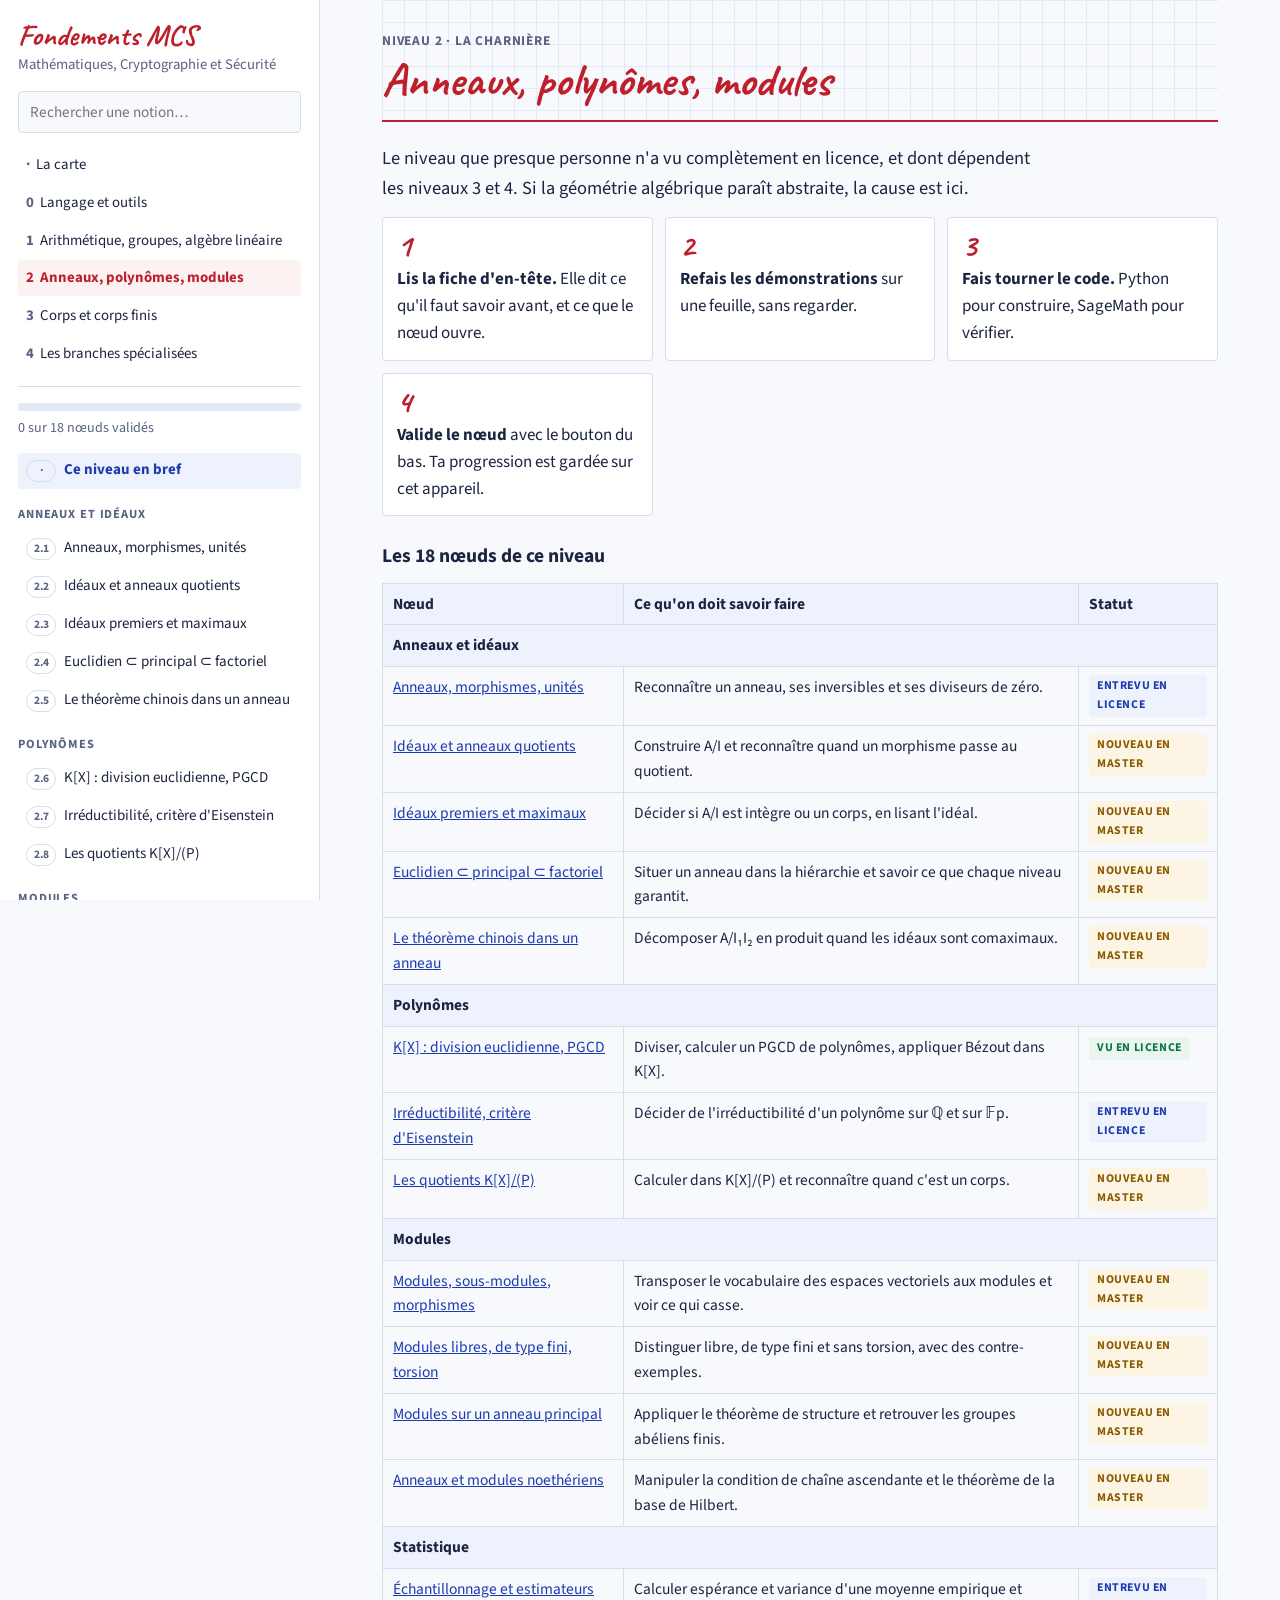
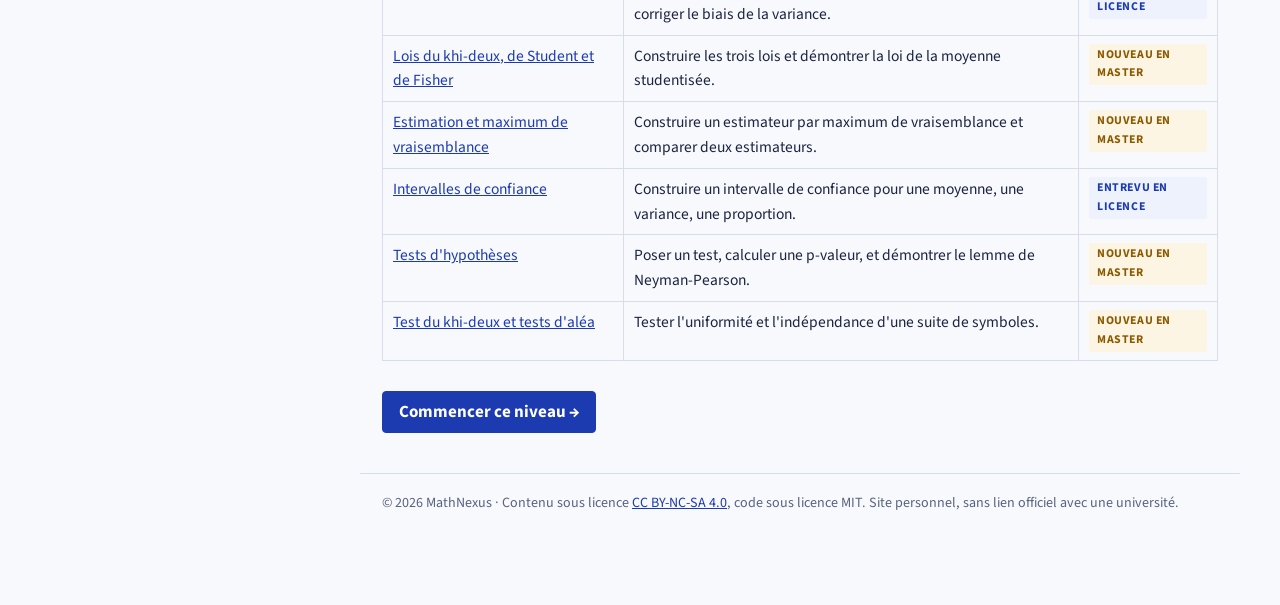
<file: docs/niveau-2.html>
<!doctype html>
<html lang="fr">
<head>
<meta charset="utf-8">
<meta name="viewport" content="width=device-width, initial-scale=1, viewport-fit=cover">
<title>Niveau 2 · Anneaux, polynômes, modules — Fondements mathématiques du Master MCS</title>
<meta name="description" content="Les fondements mathématiques du Master Mathématiques, Cryptographie et Sécurité : arithmétique, groupes, anneaux, modules, corps finis, courbes, codes, réseaux et complexité.">
<link rel="stylesheet" href="https://fonts.googleapis.com/css2?family=Caveat:wght@500;700&family=Kalam:wght@400;700&family=JetBrains+Mono:wght@400;600&family=Source+Sans+3:wght@400;600;700&display=swap">
<link rel="stylesheet" href="assets/style.css">
<script>try{var t=localStorage.getItem('mcs-theme');if(t)document.documentElement.dataset.theme=t;}catch(e){}</script>
<script>
window.MathJax = {
  tex: {
    inlineMath: [['\\(', '\\)']], displayMath: [['\\[', '\\]']],
    macros: {
      N:'\\mathbb{N}', Z:'\\mathbb{Z}', Q:'\\mathbb{Q}', R:'\\mathbb{R}',
      C:'\\mathbb{C}', F:'\\mathbb{F}', P:'\\mathbb{P}', A:'\\mathbb{A}',
      Vect:'\\operatorname{Vect}', Ker:'\\operatorname{Ker}', Img:'\\operatorname{Im}',
      pgcd:'\\operatorname{pgcd}', ppcm:'\\operatorname{ppcm}', ord:'\\operatorname{ord}',
      Card:'\\operatorname{Card}', rg:'\\operatorname{rg}', car:'\\operatorname{car}',
      Tr:'\\operatorname{Tr}', Nm:'\\operatorname{N}', Gal:'\\operatorname{Gal}',
      Frob:'\\operatorname{Frob}', wt:'\\operatorname{wt}', dmin:'d_{\\min}',
      Fq:'\\mathbb{F}_q', Fp:'\\mathbb{F}_p', Zn:'\\mathbb{Z}/n\\mathbb{Z}',
      Znz:'(\\mathbb{Z}/n\\mathbb{Z})^{\\times}', legendre:['\\left(\\frac{#1}{#2}\\right)',2]
    }
  },
  options: { skipHtmlTags: ['script','noscript','style','textarea','pre','code'],
             ignoreHtmlClass: 'tex2jax_ignore' },
  svg: { fontCache: 'global' }
};
</script>
<!-- MathJax est embarqué dans le dépôt : le site rend les formules même hors ligne.
     Si le fichier local manque, on retombe sur le CDN. -->
<script defer src="assets/mathjax/tex-svg.js"
        onerror="var s=document.createElement('script');s.defer=true;
                 s.src='https://cdnjs.cloudflare.com/ajax/libs/mathjax/3.2.2/es5/tex-svg.min.js';
                 document.head.appendChild(s);"></script>
</head>
<body data-niveau="2" data-suivant="niveau-3.html">
<div class="app">
  <div class="topbar">
    <button type="button" class="btn ghost" id="menu-btn" aria-controls="side" aria-expanded="false">Sommaire</button>
    <p class="brand">Niveau 2</p>
    <p class="mini" id="mini-prog"></p>
  </div>
  <div class="scrim" id="scrim" hidden></div>

  <nav class="side" id="side" aria-label="Sommaire du niveau">
    <p class="brand"><a href="index.html">Fondements MCS</a></p>
    <p class="brand-sub">Mathématiques, Cryptographie et Sécurité</p>
    <div class="rech" role="search"><input type="search" class="rech-in" placeholder="Rechercher une notion…" aria-label="Rechercher une notion" autocomplete="off"><ul class="rech-res" hidden></ul></div>
    <ul class="niveaux"><li><a href="index.html"><span class="n-num">·</span>La carte</a></li><li><a href="niveau-0.html"><span class="n-num">0</span>Langage et outils</a></li><li><a href="niveau-1.html"><span class="n-num">1</span>Arithmétique, groupes, algèbre linéaire</a></li><li><a href="niveau-2.html" class="ici"><span class="n-num">2</span>Anneaux, polynômes, modules</a></li><li><a href="niveau-3.html"><span class="n-num">3</span>Corps et corps finis</a></li><li><a href="niveau-4.html"><span class="n-num">4</span>Les branches spécialisées</a></li></ul>
    <div class="prog"><div class="prog-bar"><div class="prog-fill" id="prog-fill"></div></div>
      <p class="prog-txt" id="prog-txt"></p></div>
    <div id="nav"></div>
    <ul class="side-outils"><li><a href="positionnement.html">Je me situe</a></li><li><a href="parcours.html">Parcours guidés</a></li><li><a href="glossaire.html">Glossaire</a></li></ul>
    <button type="button" class="theme-btn" aria-pressed="false">Thème sombre</button>
  </nav>

  <main class="main" id="main">
<section class="lesson" id="depart" data-part="" data-title="Ce niveau en bref" hidden><header class="lhead"><p class="eyebrow">Niveau 2 · La charnière</p><h2>Anneaux, polynômes, modules</h2></header><div class="lbody"><p class="lead">Le niveau que presque personne n'a vu complètement en licence, et dont dépendent les niveaux 3 et 4. Si la géométrie algébrique paraît abstraite, la cause est ici.</p><div class="howto"><div><p class="num">1</p><p><strong>Lis la fiche d'en-tête.</strong> Elle dit ce qu'il faut savoir avant, et ce que le nœud ouvre.</p></div><div><p class="num">2</p><p><strong>Refais les démonstrations</strong> sur une feuille, sans regarder.</p></div><div><p class="num">3</p><p><strong>Fais tourner le code.</strong> Python pour construire, SageMath pour vérifier.</p></div><div><p class="num">4</p><p><strong>Valide le nœud</strong> avec le bouton du bas. Ta progression est gardée sur cet appareil.</p></div></div><h3>Les 18 nœuds de ce niveau</h3><div class="table-wrap"><table><thead><tr><th>Nœud</th><th>Ce qu'on doit savoir faire</th><th>Statut</th></tr></thead><tbody><tr><th colspan="3">Anneaux et idéaux</th></tr><tr><td><a href="#ann-base">Anneaux, morphismes, unités</a></td><td>Reconnaître un anneau, ses inversibles et ses diviseurs de zéro.</td><td><span class="badge partiel">Entrevu en licence</span></td></tr><tr><td><a href="#ann-ideaux">Idéaux et anneaux quotients</a></td><td>Construire A/I et reconnaître quand un morphisme passe au quotient.</td><td><span class="badge neuf">Nouveau en master</span></td></tr><tr><td><a href="#ann-premiers-max">Idéaux premiers et maximaux</a></td><td>Décider si A/I est intègre ou un corps, en lisant l'idéal.</td><td><span class="badge neuf">Nouveau en master</span></td></tr><tr><td><a href="#ann-euclidiens">Euclidien ⊂ principal ⊂ factoriel</a></td><td>Situer un anneau dans la hiérarchie et savoir ce que chaque niveau garantit.</td><td><span class="badge neuf">Nouveau en master</span></td></tr><tr><td><a href="#ann-chinois">Le théorème chinois dans un anneau</a></td><td>Décomposer A/I₁I₂ en produit quand les idéaux sont comaximaux.</td><td><span class="badge neuf">Nouveau en master</span></td></tr><tr><th colspan="3">Polynômes</th></tr><tr><td><a href="#poly-division">K[X] : division euclidienne, PGCD</a></td><td>Diviser, calculer un PGCD de polynômes, appliquer Bézout dans K[X].</td><td><span class="badge l3">Vu en licence</span></td></tr><tr><td><a href="#poly-irreductible">Irréductibilité, critère d&#x27;Eisenstein</a></td><td>Décider de l'irréductibilité d'un polynôme sur ℚ et sur 𝔽p.</td><td><span class="badge partiel">Entrevu en licence</span></td></tr><tr><td><a href="#poly-quotient">Les quotients K[X]/(P)</a></td><td>Calculer dans K[X]/(P) et reconnaître quand c'est un corps.</td><td><span class="badge neuf">Nouveau en master</span></td></tr><tr><th colspan="3">Modules</th></tr><tr><td><a href="#mod-base">Modules, sous-modules, morphismes</a></td><td>Transposer le vocabulaire des espaces vectoriels aux modules et voir ce qui casse.</td><td><span class="badge neuf">Nouveau en master</span></td></tr><tr><td><a href="#mod-libres">Modules libres, de type fini, torsion</a></td><td>Distinguer libre, de type fini et sans torsion, avec des contre-exemples.</td><td><span class="badge neuf">Nouveau en master</span></td></tr><tr><td><a href="#mod-structure">Modules sur un anneau principal</a></td><td>Appliquer le théorème de structure et retrouver les groupes abéliens finis.</td><td><span class="badge neuf">Nouveau en master</span></td></tr><tr><td><a href="#mod-noetherien">Anneaux et modules noethériens</a></td><td>Manipuler la condition de chaîne ascendante et le théorème de la base de Hilbert.</td><td><span class="badge neuf">Nouveau en master</span></td></tr><tr><th colspan="3">Statistique</th></tr><tr><td><a href="#stat-echantillon">Échantillonnage et estimateurs</a></td><td>Calculer espérance et variance d'une moyenne empirique et corriger le biais de la variance.</td><td><span class="badge partiel">Entrevu en licence</span></td></tr><tr><td><a href="#stat-lois">Lois du khi-deux, de Student et de Fisher</a></td><td>Construire les trois lois et démontrer la loi de la moyenne studentisée.</td><td><span class="badge neuf">Nouveau en master</span></td></tr><tr><td><a href="#stat-estimation">Estimation et maximum de vraisemblance</a></td><td>Construire un estimateur par maximum de vraisemblance et comparer deux estimateurs.</td><td><span class="badge neuf">Nouveau en master</span></td></tr><tr><td><a href="#stat-ic">Intervalles de confiance</a></td><td>Construire un intervalle de confiance pour une moyenne, une variance, une proportion.</td><td><span class="badge partiel">Entrevu en licence</span></td></tr><tr><td><a href="#stat-tests">Tests d&#x27;hypothèses</a></td><td>Poser un test, calculer une p-valeur, et démontrer le lemme de Neyman-Pearson.</td><td><span class="badge neuf">Nouveau en master</span></td></tr><tr><td><a href="#stat-khi2">Test du khi-deux et tests d&#x27;aléa</a></td><td>Tester l'uniformité et l'indépendance d'une suite de symboles.</td><td><span class="badge neuf">Nouveau en master</span></td></tr></tbody></table></div></div></section>
<section class="lesson" id="ann-base" data-part="Anneaux et idéaux" data-num="2.1" data-title="Anneaux, morphismes, unités" hidden><header class="lhead"><p class="eyebrow">Anneaux et idéaux · Nœud 2.1<span class="meta">45 min</span></p><h2>Anneaux, morphismes, unités</h2></header><div class="lbody"><p class="objectif">Reconnaître un anneau, ses inversibles et ses diviseurs de zéro.</p><div class="fiche"><dl><dt>Prérequis</dt><dd><a href="niveau-1.html#grp-morphismes">Morphismes, sous-groupes distingués, quotients</a></dd><dt>Ouvre sur</dt><dd><a href="niveau-2.html#ann-ideaux">Idéaux et anneaux quotients</a></dd><dt>En licence</dt><dd><span class="badge partiel">Entrevu en licence</span></dd></dl></div><div class="master"><p class="lab">Dans le master</p><p>ℤ/nℤ n'est un corps que si n est premier : c'est la première condition de tout choix de paramètres.</p></div><div class="prof"><p class="lab">En cours de rédaction</p><p>Le cours de ce nœud arrive. En attendant, la fiche ci-dessus dit à quoi il sert, ce qu'il faut avoir avant et ce qu'il ouvre.</p></div></div></section>
<section class="lesson" id="ann-ideaux" data-part="Anneaux et idéaux" data-num="2.2" data-title="Idéaux et anneaux quotients" hidden><header class="lhead"><p class="eyebrow">Anneaux et idéaux · Nœud 2.2<span class="meta">55 min</span></p><h2>Idéaux et anneaux quotients</h2></header><div class="lbody"><p class="objectif">Construire A/I et reconnaître quand un morphisme passe au quotient.</p><div class="fiche"><dl><dt>Prérequis</dt><dd><a href="niveau-2.html#ann-base">Anneaux, morphismes, unités</a>, <a href="niveau-0.html#quotients">Relations d'équivalence et quotients</a></dd><dt>Ouvre sur</dt><dd><a href="niveau-2.html#ann-premiers-max">Idéaux premiers et maximaux</a>, <a href="niveau-2.html#mod-base">Modules, sous-modules, morphismes</a></dd><dt>En licence</dt><dd><span class="badge neuf">Nouveau en master</span></dd></dl></div><div class="master"><p class="lab">Dans le master</p><p>𝔽p[X]/(P) est le corps dans lequel AES fait toutes ses multiplications.</p></div><div class="prof"><p class="lab">En cours de rédaction</p><p>Le cours de ce nœud arrive. En attendant, la fiche ci-dessus dit à quoi il sert, ce qu'il faut avoir avant et ce qu'il ouvre.</p></div></div></section>
<section class="lesson" id="ann-premiers-max" data-part="Anneaux et idéaux" data-num="2.3" data-title="Idéaux premiers et maximaux" hidden><header class="lhead"><p class="eyebrow">Anneaux et idéaux · Nœud 2.3<span class="meta">50 min</span></p><h2>Idéaux premiers et maximaux</h2></header><div class="lbody"><p class="objectif">Décider si A/I est intègre ou un corps, en lisant l'idéal.</p><div class="fiche"><dl><dt>Prérequis</dt><dd><a href="niveau-2.html#ann-ideaux">Idéaux et anneaux quotients</a></dd><dt>Ouvre sur</dt><dd><a href="niveau-2.html#ann-euclidiens">Euclidien ⊂ principal ⊂ factoriel</a>, <a href="niveau-2.html#poly-quotient">Les quotients K[X]/(P)</a>, <a href="niveau-4.html#ga-varietes">Variétés affines et topologie de Zariski</a></dd><dt>En licence</dt><dd><span class="badge neuf">Nouveau en master</span></dd></dl></div><div class="master"><p class="lab">Dans le master</p><p>C'est le critère qui dit si une construction donne un corps — donc si le cryptosystème a un sens.</p></div><div class="prof"><p class="lab">En cours de rédaction</p><p>Le cours de ce nœud arrive. En attendant, la fiche ci-dessus dit à quoi il sert, ce qu'il faut avoir avant et ce qu'il ouvre.</p></div></div></section>
<section class="lesson" id="ann-euclidiens" data-part="Anneaux et idéaux" data-num="2.4" data-title="Euclidien ⊂ principal ⊂ factoriel" hidden><header class="lhead"><p class="eyebrow">Anneaux et idéaux · Nœud 2.4<span class="meta">55 min</span></p><h2>Euclidien ⊂ principal ⊂ factoriel</h2></header><div class="lbody"><p class="objectif">Situer un anneau dans la hiérarchie et savoir ce que chaque niveau garantit.</p><div class="fiche"><dl><dt>Prérequis</dt><dd><a href="niveau-2.html#ann-premiers-max">Idéaux premiers et maximaux</a>, <a href="niveau-1.html#arith-euclide">Divisibilité, PGCD, algorithme d'Euclide</a></dd><dt>Ouvre sur</dt><dd><a href="niveau-2.html#ann-chinois">Le théorème chinois dans un anneau</a>, <a href="niveau-2.html#poly-division">K[X] : division euclidienne, PGCD</a>, <a href="niveau-2.html#mod-structure">Modules sur un anneau principal</a>, <a href="niveau-4.html#ga-locaux">Anneaux locaux et valuations</a></dd><dt>En licence</dt><dd><span class="badge neuf">Nouveau en master</span></dd></dl></div><div class="master"><p class="lab">Dans le master</p><p>La factorisation unique est ce qui rend le problème de factorisation bien posé, et son échec dans certains anneaux a cassé des schémas réels.</p></div><div class="prof"><p class="lab">En cours de rédaction</p><p>Le cours de ce nœud arrive. En attendant, la fiche ci-dessus dit à quoi il sert, ce qu'il faut avoir avant et ce qu'il ouvre.</p></div></div></section>
<section class="lesson" id="ann-chinois" data-part="Anneaux et idéaux" data-num="2.5" data-title="Le théorème chinois dans un anneau" hidden><header class="lhead"><p class="eyebrow">Anneaux et idéaux · Nœud 2.5<span class="meta">40 min</span></p><h2>Le théorème chinois dans un anneau</h2></header><div class="lbody"><p class="objectif">Décomposer A/I₁I₂ en produit quand les idéaux sont comaximaux.</p><div class="fiche"><dl><dt>Prérequis</dt><dd><a href="niveau-2.html#ann-euclidiens">Euclidien ⊂ principal ⊂ factoriel</a>, <a href="niveau-1.html#arith-chinois">Le théorème chinois des restes</a></dd><dt>Ouvre sur</dt><dd><span class="rien">nœud terminal d'une branche</span></dd><dt>En licence</dt><dd><span class="badge neuf">Nouveau en master</span></dd></dl></div><div class="master"><p class="lab">Dans le master</p><p>Généralise l'accélération CRT de RSA, et sert au partage de secret de Mignotte et Asmuth-Bloom.</p></div><div class="prof"><p class="lab">En cours de rédaction</p><p>Le cours de ce nœud arrive. En attendant, la fiche ci-dessus dit à quoi il sert, ce qu'il faut avoir avant et ce qu'il ouvre.</p></div></div></section>
<section class="lesson" id="poly-division" data-part="Polynômes" data-num="2.6" data-title="K[X] : division euclidienne, PGCD" hidden><header class="lhead"><p class="eyebrow">Polynômes · Nœud 2.6<span class="meta">45 min</span></p><h2>K[X] : division euclidienne, PGCD</h2></header><div class="lbody"><p class="objectif">Diviser, calculer un PGCD de polynômes, appliquer Bézout dans K[X].</p><div class="fiche"><dl><dt>Prérequis</dt><dd><a href="niveau-2.html#ann-euclidiens">Euclidien ⊂ principal ⊂ factoriel</a></dd><dt>Ouvre sur</dt><dd><a href="niveau-2.html#poly-irreductible">Irréductibilité, critère d'Eisenstein</a>, <a href="niveau-4.html#codes-rs">Reed-Solomon et son décodage</a></dd><dt>En licence</dt><dd><span class="badge l3">Vu en licence</span></dd></dl></div><div class="master"><p class="lab">Dans le master</p><p>Le décodage de Reed-Solomon est un algorithme d'Euclide étendu arrêté à mi-chemin.</p></div><div class="prof"><p class="lab">En cours de rédaction</p><p>Le cours de ce nœud arrive. En attendant, la fiche ci-dessus dit à quoi il sert, ce qu'il faut avoir avant et ce qu'il ouvre.</p></div></div></section>
<section class="lesson" id="poly-irreductible" data-part="Polynômes" data-num="2.7" data-title="Irréductibilité, critère d&#x27;Eisenstein" hidden><header class="lhead"><p class="eyebrow">Polynômes · Nœud 2.7<span class="meta">50 min</span></p><h2>Irréductibilité, critère d&#x27;Eisenstein</h2></header><div class="lbody"><p class="objectif">Décider de l'irréductibilité d'un polynôme sur ℚ et sur 𝔽p.</p><div class="fiche"><dl><dt>Prérequis</dt><dd><a href="niveau-2.html#poly-division">K[X] : division euclidienne, PGCD</a></dd><dt>Ouvre sur</dt><dd><a href="niveau-2.html#poly-quotient">Les quotients K[X]/(P)</a></dd><dt>En licence</dt><dd><span class="badge partiel">Entrevu en licence</span></dd></dl></div><div class="master"><p class="lab">Dans le master</p><p>Sans polynôme irréductible, pas de corps fini : c'est le premier paramètre d'une implémentation d'AES.</p></div><div class="prof"><p class="lab">En cours de rédaction</p><p>Le cours de ce nœud arrive. En attendant, la fiche ci-dessus dit à quoi il sert, ce qu'il faut avoir avant et ce qu'il ouvre.</p></div></div></section>
<section class="lesson" id="poly-quotient" data-part="Polynômes" data-num="2.8" data-title="Les quotients K[X]/(P)" hidden><header class="lhead"><p class="eyebrow">Polynômes · Nœud 2.8<span class="meta">50 min</span></p><h2>Les quotients K[X]/(P)</h2></header><div class="lbody"><p class="objectif">Calculer dans K[X]/(P) et reconnaître quand c'est un corps.</p><div class="fiche"><dl><dt>Prérequis</dt><dd><a href="niveau-2.html#poly-irreductible">Irréductibilité, critère d'Eisenstein</a>, <a href="niveau-2.html#ann-premiers-max">Idéaux premiers et maximaux</a></dd><dt>Ouvre sur</dt><dd><a href="niveau-3.html#ext-degre">Extensions, degré, multiplicativité</a>, <a href="niveau-3.html#cf-construction">Construction et sous-corps de 𝔽q</a>, <a href="niveau-4.html#codes-cycliques">Codes cycliques et BCH</a></dd><dt>En licence</dt><dd><span class="badge neuf">Nouveau en master</span></dd></dl></div><div class="master"><p class="lab">Dans le master</p><p>C'est littéralement la structure de données d'un corps fini dans le code.</p></div><div class="prof"><p class="lab">En cours de rédaction</p><p>Le cours de ce nœud arrive. En attendant, la fiche ci-dessus dit à quoi il sert, ce qu'il faut avoir avant et ce qu'il ouvre.</p></div></div></section>
<section class="lesson" id="mod-base" data-part="Modules" data-num="2.9" data-title="Modules, sous-modules, morphismes" hidden><header class="lhead"><p class="eyebrow">Modules · Nœud 2.9<span class="meta">50 min</span></p><h2>Modules, sous-modules, morphismes</h2></header><div class="lbody"><p class="objectif">Transposer le vocabulaire des espaces vectoriels aux modules et voir ce qui casse.</p><div class="fiche"><dl><dt>Prérequis</dt><dd><a href="niveau-2.html#ann-ideaux">Idéaux et anneaux quotients</a>, <a href="niveau-1.html#lin-ev">Espaces vectoriels, bases, dimension</a></dd><dt>Ouvre sur</dt><dd><a href="niveau-2.html#mod-libres">Modules libres, de type fini, torsion</a></dd><dt>En licence</dt><dd><span class="badge neuf">Nouveau en master</span></dd></dl></div><div class="master"><p class="lab">Dans le master</p><p>Le « Module » de Module-LWE, la base de ML-KEM (Kyber), c'est exactement cet objet.</p></div><div class="prof"><p class="lab">En cours de rédaction</p><p>Le cours de ce nœud arrive. En attendant, la fiche ci-dessus dit à quoi il sert, ce qu'il faut avoir avant et ce qu'il ouvre.</p></div></div></section>
<section class="lesson" id="mod-libres" data-part="Modules" data-num="2.10" data-title="Modules libres, de type fini, torsion" hidden><header class="lhead"><p class="eyebrow">Modules · Nœud 2.10<span class="meta">50 min</span></p><h2>Modules libres, de type fini, torsion</h2></header><div class="lbody"><p class="objectif">Distinguer libre, de type fini et sans torsion, avec des contre-exemples.</p><div class="fiche"><dl><dt>Prérequis</dt><dd><a href="niveau-2.html#mod-base">Modules, sous-modules, morphismes</a></dd><dt>Ouvre sur</dt><dd><a href="niveau-2.html#mod-structure">Modules sur un anneau principal</a>, <a href="niveau-4.html#ga-isogenies">Isogénies, Frobenius et points de torsion</a>, <a href="niveau-4.html#res-base">Réseaux, bases et Gram-Schmidt</a></dd><dt>En licence</dt><dd><span class="badge neuf">Nouveau en master</span></dd></dl></div><div class="master"><p class="lab">Dans le master</p><p>La torsion d'une courbe elliptique, qui sert aux couplages, est un module de torsion.</p></div><div class="prof"><p class="lab">En cours de rédaction</p><p>Le cours de ce nœud arrive. En attendant, la fiche ci-dessus dit à quoi il sert, ce qu'il faut avoir avant et ce qu'il ouvre.</p></div></div></section>
<section class="lesson" id="mod-structure" data-part="Modules" data-num="2.11" data-title="Modules sur un anneau principal" hidden><header class="lhead"><p class="eyebrow">Modules · Nœud 2.11<span class="meta">60 min</span></p><h2>Modules sur un anneau principal</h2></header><div class="lbody"><p class="objectif">Appliquer le théorème de structure et retrouver les groupes abéliens finis.</p><div class="fiche"><dl><dt>Prérequis</dt><dd><a href="niveau-2.html#mod-libres">Modules libres, de type fini, torsion</a>, <a href="niveau-2.html#ann-euclidiens">Euclidien ⊂ principal ⊂ factoriel</a>, <a href="niveau-1.html#grp-abeliens">Structure des groupes abéliens finis</a></dd><dt>Ouvre sur</dt><dd><a href="niveau-2.html#mod-noetherien">Anneaux et modules noethériens</a>, <a href="niveau-4.html#res-lwe">LWE, Regev et Module-LWE</a></dd><dt>En licence</dt><dd><span class="badge neuf">Nouveau en master</span></dd></dl></div><div class="master"><p class="lab">Dans le master</p><p>Donne la forme normale de Smith, qui calcule la structure du groupe des points d'une courbe.</p></div><div class="prof"><p class="lab">En cours de rédaction</p><p>Le cours de ce nœud arrive. En attendant, la fiche ci-dessus dit à quoi il sert, ce qu'il faut avoir avant et ce qu'il ouvre.</p></div></div></section>
<section class="lesson" id="mod-noetherien" data-part="Modules" data-num="2.12" data-title="Anneaux et modules noethériens" hidden><header class="lhead"><p class="eyebrow">Modules · Nœud 2.12<span class="meta">45 min</span></p><h2>Anneaux et modules noethériens</h2></header><div class="lbody"><p class="objectif">Manipuler la condition de chaîne ascendante et le théorème de la base de Hilbert.</p><div class="fiche"><dl><dt>Prérequis</dt><dd><a href="niveau-2.html#mod-structure">Modules sur un anneau principal</a></dd><dt>Ouvre sur</dt><dd><a href="niveau-4.html#ga-varietes">Variétés affines et topologie de Zariski</a></dd><dt>En licence</dt><dd><span class="badge neuf">Nouveau en master</span></dd></dl></div><div class="master"><p class="lab">Dans le master</p><p>C'est l'hypothèse qui rend la géométrie algébrique calculable, donc les bases de Gröbner et les attaques algébriques.</p></div><div class="prof"><p class="lab">En cours de rédaction</p><p>Le cours de ce nœud arrive. En attendant, la fiche ci-dessus dit à quoi il sert, ce qu'il faut avoir avant et ce qu'il ouvre.</p></div></div></section>
<section class="lesson" id="stat-echantillon" data-part="Statistique" data-num="2.13" data-title="Échantillonnage et estimateurs" hidden><header class="lhead"><p class="eyebrow">Statistique · Nœud 2.13<span class="meta">45 min</span></p><h2>Échantillonnage et estimateurs</h2></header><div class="lbody"><p class="objectif">Calculer espérance et variance d'une moyenne empirique et corriger le biais de la variance.</p><div class="fiche"><dl><dt>Prérequis</dt><dd><a href="niveau-1.html#proba-tcl">Lois des grands nombres et théorème central limite</a></dd><dt>Ouvre sur</dt><dd><a href="niveau-2.html#stat-lois">Lois du khi-deux, de Student et de Fisher</a>, <a href="niveau-2.html#stat-estimation">Estimation et maximum de vraisemblance</a></dd><dt>En licence</dt><dd><span class="badge partiel">Entrevu en licence</span></dd></dl></div><div class="master"><p class="lab">Dans le master</p><p>On ne teste jamais toutes les sorties d'un générateur : on en tire un échantillon.</p></div><div class="prof"><p class="lab">En cours de rédaction</p><p>Le cours de ce nœud arrive. En attendant, la fiche ci-dessus dit à quoi il sert, ce qu'il faut avoir avant et ce qu'il ouvre.</p></div></div></section>
<section class="lesson" id="stat-lois" data-part="Statistique" data-num="2.14" data-title="Lois du khi-deux, de Student et de Fisher" hidden><header class="lhead"><p class="eyebrow">Statistique · Nœud 2.14<span class="meta">50 min</span></p><h2>Lois du khi-deux, de Student et de Fisher</h2></header><div class="lbody"><p class="objectif">Construire les trois lois et démontrer la loi de la moyenne studentisée.</p><div class="fiche"><dl><dt>Prérequis</dt><dd><a href="niveau-2.html#stat-echantillon">Échantillonnage et estimateurs</a></dd><dt>Ouvre sur</dt><dd><a href="niveau-2.html#stat-ic">Intervalles de confiance</a></dd><dt>En licence</dt><dd><span class="badge neuf">Nouveau en master</span></dd></dl></div><div class="master"><p class="lab">Dans le master</p><p>Ce sont les lois de référence de tous les tests utilisés en sécurité.</p></div><div class="prof"><p class="lab">En cours de rédaction</p><p>Le cours de ce nœud arrive. En attendant, la fiche ci-dessus dit à quoi il sert, ce qu'il faut avoir avant et ce qu'il ouvre.</p></div></div></section>
<section class="lesson" id="stat-estimation" data-part="Statistique" data-num="2.15" data-title="Estimation et maximum de vraisemblance" hidden><header class="lhead"><p class="eyebrow">Statistique · Nœud 2.15<span class="meta">55 min</span></p><h2>Estimation et maximum de vraisemblance</h2></header><div class="lbody"><p class="objectif">Construire un estimateur par maximum de vraisemblance et comparer deux estimateurs.</p><div class="fiche"><dl><dt>Prérequis</dt><dd><a href="niveau-2.html#stat-echantillon">Échantillonnage et estimateurs</a></dd><dt>Ouvre sur</dt><dd><a href="niveau-2.html#stat-ic">Intervalles de confiance</a>, <a href="niveau-4.html#ia-apprentissage">L'apprentissage vu comme estimation</a></dd><dt>En licence</dt><dd><span class="badge neuf">Nouveau en master</span></dd></dl></div><div class="master"><p class="lab">Dans le master</p><p>Entraîner un modèle d'apprentissage, c'est maximiser une vraisemblance.</p></div><div class="prof"><p class="lab">En cours de rédaction</p><p>Le cours de ce nœud arrive. En attendant, la fiche ci-dessus dit à quoi il sert, ce qu'il faut avoir avant et ce qu'il ouvre.</p></div></div></section>
<section class="lesson" id="stat-ic" data-part="Statistique" data-num="2.16" data-title="Intervalles de confiance" hidden><header class="lhead"><p class="eyebrow">Statistique · Nœud 2.16<span class="meta">45 min</span></p><h2>Intervalles de confiance</h2></header><div class="lbody"><p class="objectif">Construire un intervalle de confiance pour une moyenne, une variance, une proportion.</p><div class="fiche"><dl><dt>Prérequis</dt><dd><a href="niveau-2.html#stat-lois">Lois du khi-deux, de Student et de Fisher</a>, <a href="niveau-2.html#stat-estimation">Estimation et maximum de vraisemblance</a></dd><dt>Ouvre sur</dt><dd><a href="niveau-2.html#stat-tests">Tests d'hypothèses</a></dd><dt>En licence</dt><dd><span class="badge partiel">Entrevu en licence</span></dd></dl></div><div class="master"><p class="lab">Dans le master</p><p>Comparer honnêtement deux implémentations d'un chiffrement suppose une marge d'erreur.</p></div><div class="prof"><p class="lab">En cours de rédaction</p><p>Le cours de ce nœud arrive. En attendant, la fiche ci-dessus dit à quoi il sert, ce qu'il faut avoir avant et ce qu'il ouvre.</p></div></div></section>
<section class="lesson" id="stat-tests" data-part="Statistique" data-num="2.17" data-title="Tests d&#x27;hypothèses" hidden><header class="lhead"><p class="eyebrow">Statistique · Nœud 2.17<span class="meta">55 min</span></p><h2>Tests d&#x27;hypothèses</h2></header><div class="lbody"><p class="objectif">Poser un test, calculer une p-valeur, et démontrer le lemme de Neyman-Pearson.</p><div class="fiche"><dl><dt>Prérequis</dt><dd><a href="niveau-2.html#stat-ic">Intervalles de confiance</a></dd><dt>Ouvre sur</dt><dd><a href="niveau-2.html#stat-khi2">Test du khi-deux et tests d'aléa</a>, <a href="niveau-4.html#ia-canaux">Attaques par canaux auxiliaires</a>, <a href="niveau-4.html#ia-distingueurs">La cryptanalyse comme test statistique</a></dd><dt>En licence</dt><dd><span class="badge neuf">Nouveau en master</span></dd></dl></div><div class="master"><p class="lab">Dans le master</p><p>Un distingueur en cryptanalyse est exactement un test statistique.</p></div><div class="prof"><p class="lab">En cours de rédaction</p><p>Le cours de ce nœud arrive. En attendant, la fiche ci-dessus dit à quoi il sert, ce qu'il faut avoir avant et ce qu'il ouvre.</p></div></div></section>
<section class="lesson" id="stat-khi2" data-part="Statistique" data-num="2.18" data-title="Test du khi-deux et tests d&#x27;aléa" hidden><header class="lhead"><p class="eyebrow">Statistique · Nœud 2.18<span class="meta">50 min</span></p><h2>Test du khi-deux et tests d&#x27;aléa</h2></header><div class="lbody"><p class="objectif">Tester l'uniformité et l'indépendance d'une suite de symboles.</p><div class="fiche"><dl><dt>Prérequis</dt><dd><a href="niveau-2.html#stat-tests">Tests d'hypothèses</a></dd><dt>Ouvre sur</dt><dd><a href="niveau-4.html#ia-tests-alea">Tests statistiques d'aléa</a></dd><dt>En licence</dt><dd><span class="badge neuf">Nouveau en master</span></dd></dl></div><div class="master"><p class="lab">Dans le master</p><p>C'est la brique des batteries de tests d'aléa, dont celle du NIST.</p></div><div class="prof"><p class="lab">En cours de rédaction</p><p>Le cours de ce nœud arrive. En attendant, la fiche ci-dessus dit à quoi il sert, ce qu'il faut avoir avant et ce qu'il ouvre.</p></div></div></section>
    <nav class="pager">
      <a class="btn ghost" id="prev" href="#">← Précédent</a>
      <span class="right"><p class="done-note" id="done-note" hidden>Nœud validé ✓</p>
      <a class="btn" id="next" href="#">Suivant →</a></span>
    </nav>
    <footer class="pied"><p>© 2026 MathNexus · Contenu sous licence <a href="https://creativecommons.org/licenses/by-nc-sa/4.0/deed.fr">CC BY-NC-SA 4.0</a>, code sous licence MIT. Site personnel, sans lien officiel avec une université.</p></footer>
  </main>
</div>
<script defer src="assets/site.js"></script><script defer src="assets/atelier.js"></script><script defer src="assets/outils.js"></script>
</body>
</html>
</file>
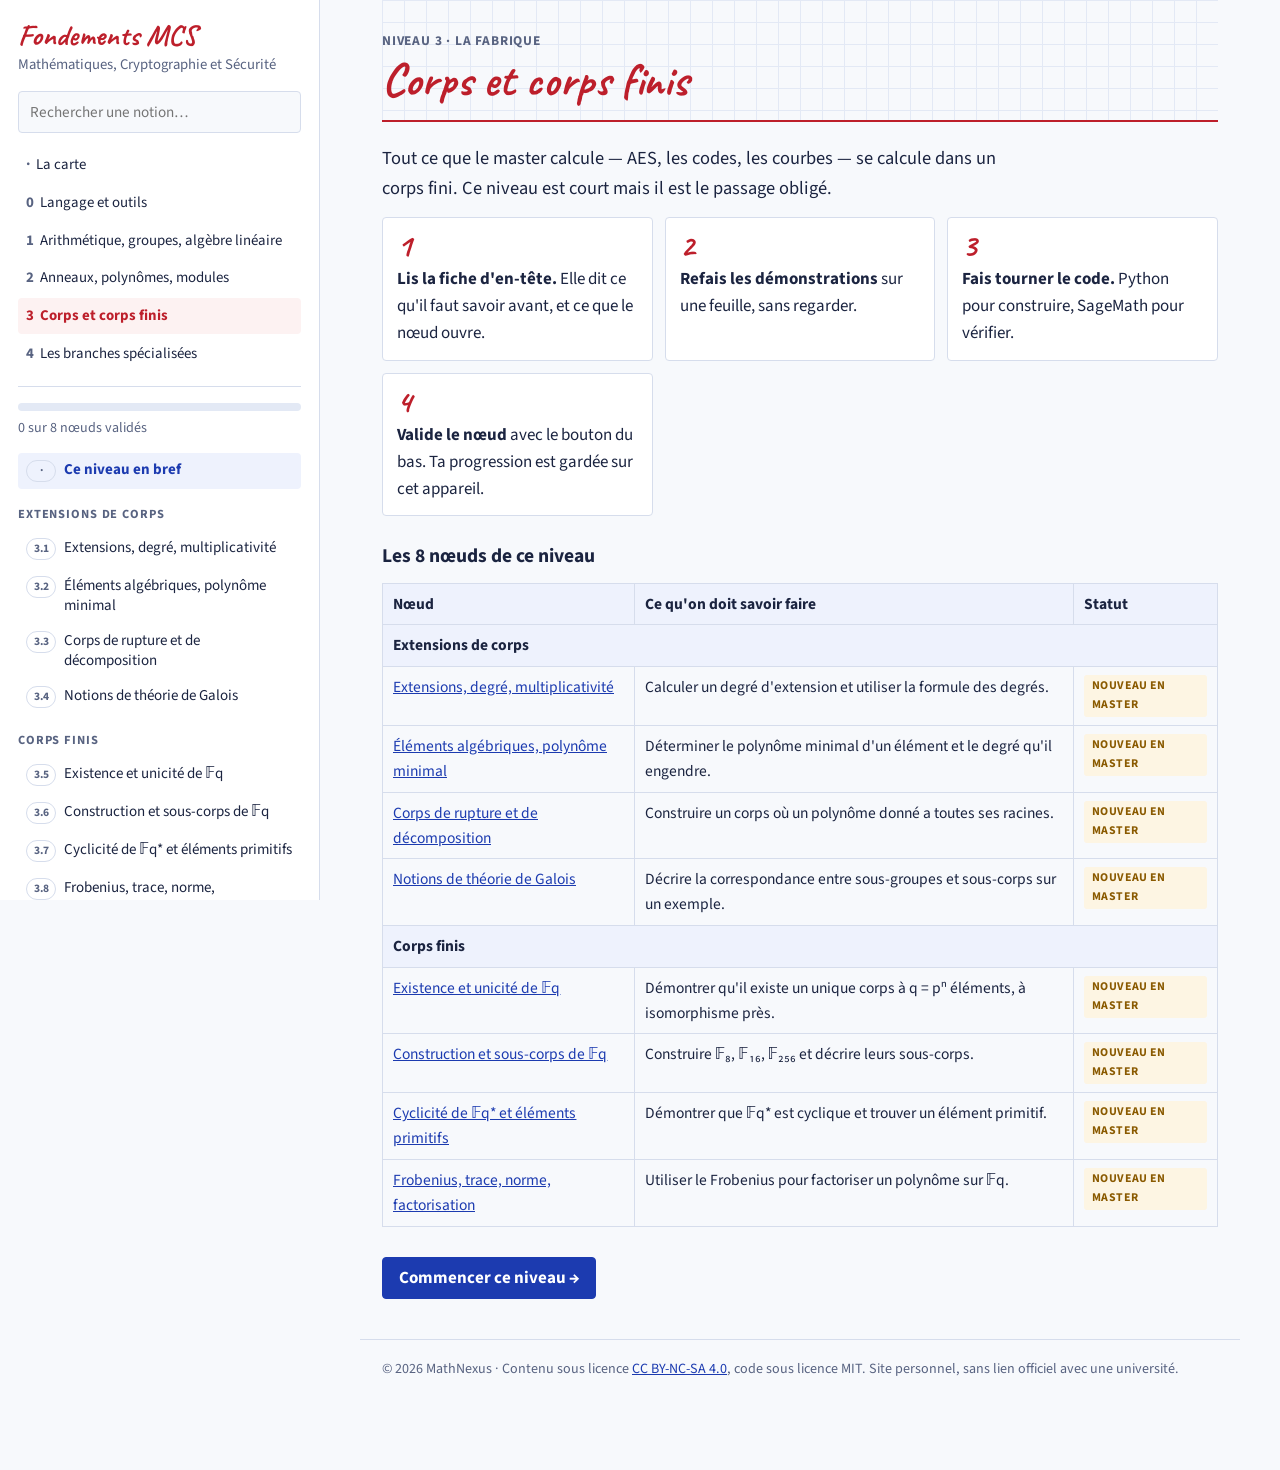
<file: docs/niveau-3.html>
<!doctype html>
<html lang="fr">
<head>
<meta charset="utf-8">
<meta name="viewport" content="width=device-width, initial-scale=1, viewport-fit=cover">
<title>Niveau 3 · Corps et corps finis — Fondements mathématiques du Master MCS</title>
<meta name="description" content="Les fondements mathématiques du Master Mathématiques, Cryptographie et Sécurité : arithmétique, groupes, anneaux, modules, corps finis, courbes, codes, réseaux et complexité.">
<link rel="stylesheet" href="https://fonts.googleapis.com/css2?family=Caveat:wght@500;700&family=Kalam:wght@400;700&family=JetBrains+Mono:wght@400;600&family=Source+Sans+3:wght@400;600;700&display=swap">
<link rel="stylesheet" href="assets/style.css">
<script>try{var t=localStorage.getItem('mcs-theme');if(t)document.documentElement.dataset.theme=t;}catch(e){}</script>
<script>
window.MathJax = {
  tex: {
    inlineMath: [['\\(', '\\)']], displayMath: [['\\[', '\\]']],
    macros: {
      N:'\\mathbb{N}', Z:'\\mathbb{Z}', Q:'\\mathbb{Q}', R:'\\mathbb{R}',
      C:'\\mathbb{C}', F:'\\mathbb{F}', P:'\\mathbb{P}', A:'\\mathbb{A}',
      Vect:'\\operatorname{Vect}', Ker:'\\operatorname{Ker}', Img:'\\operatorname{Im}',
      pgcd:'\\operatorname{pgcd}', ppcm:'\\operatorname{ppcm}', ord:'\\operatorname{ord}',
      Card:'\\operatorname{Card}', rg:'\\operatorname{rg}', car:'\\operatorname{car}',
      Tr:'\\operatorname{Tr}', Nm:'\\operatorname{N}', Gal:'\\operatorname{Gal}',
      Frob:'\\operatorname{Frob}', wt:'\\operatorname{wt}', dmin:'d_{\\min}',
      Fq:'\\mathbb{F}_q', Fp:'\\mathbb{F}_p', Zn:'\\mathbb{Z}/n\\mathbb{Z}',
      Znz:'(\\mathbb{Z}/n\\mathbb{Z})^{\\times}', legendre:['\\left(\\frac{#1}{#2}\\right)',2]
    }
  },
  options: { skipHtmlTags: ['script','noscript','style','textarea','pre','code'],
             ignoreHtmlClass: 'tex2jax_ignore' },
  svg: { fontCache: 'global' }
};
</script>
<!-- MathJax est embarqué dans le dépôt : le site rend les formules même hors ligne.
     Si le fichier local manque, on retombe sur le CDN. -->
<script defer src="assets/mathjax/tex-svg.js"
        onerror="var s=document.createElement('script');s.defer=true;
                 s.src='https://cdnjs.cloudflare.com/ajax/libs/mathjax/3.2.2/es5/tex-svg.min.js';
                 document.head.appendChild(s);"></script>
</head>
<body data-niveau="3" data-suivant="niveau-4.html">
<div class="app">
  <div class="topbar">
    <button type="button" class="btn ghost" id="menu-btn" aria-controls="side" aria-expanded="false">Sommaire</button>
    <p class="brand">Niveau 3</p>
    <p class="mini" id="mini-prog"></p>
  </div>
  <div class="scrim" id="scrim" hidden></div>

  <nav class="side" id="side" aria-label="Sommaire du niveau">
    <p class="brand"><a href="index.html">Fondements MCS</a></p>
    <p class="brand-sub">Mathématiques, Cryptographie et Sécurité</p>
    <div class="rech" role="search"><input type="search" class="rech-in" placeholder="Rechercher une notion…" aria-label="Rechercher une notion" autocomplete="off"><ul class="rech-res" hidden></ul></div>
    <ul class="niveaux"><li><a href="index.html"><span class="n-num">·</span>La carte</a></li><li><a href="niveau-0.html"><span class="n-num">0</span>Langage et outils</a></li><li><a href="niveau-1.html"><span class="n-num">1</span>Arithmétique, groupes, algèbre linéaire</a></li><li><a href="niveau-2.html"><span class="n-num">2</span>Anneaux, polynômes, modules</a></li><li><a href="niveau-3.html" class="ici"><span class="n-num">3</span>Corps et corps finis</a></li><li><a href="niveau-4.html"><span class="n-num">4</span>Les branches spécialisées</a></li></ul>
    <div class="prog"><div class="prog-bar"><div class="prog-fill" id="prog-fill"></div></div>
      <p class="prog-txt" id="prog-txt"></p></div>
    <div id="nav"></div>
    <ul class="side-outils"><li><a href="positionnement.html">Je me situe</a></li><li><a href="parcours.html">Parcours guidés</a></li><li><a href="glossaire.html">Glossaire</a></li></ul>
    <button type="button" class="theme-btn" aria-pressed="false">Thème sombre</button>
  </nav>

  <main class="main" id="main">
<section class="lesson" id="depart" data-part="" data-title="Ce niveau en bref" hidden><header class="lhead"><p class="eyebrow">Niveau 3 · La fabrique</p><h2>Corps et corps finis</h2></header><div class="lbody"><p class="lead">Tout ce que le master calcule — AES, les codes, les courbes — se calcule dans un corps fini. Ce niveau est court mais il est le passage obligé.</p><div class="howto"><div><p class="num">1</p><p><strong>Lis la fiche d'en-tête.</strong> Elle dit ce qu'il faut savoir avant, et ce que le nœud ouvre.</p></div><div><p class="num">2</p><p><strong>Refais les démonstrations</strong> sur une feuille, sans regarder.</p></div><div><p class="num">3</p><p><strong>Fais tourner le code.</strong> Python pour construire, SageMath pour vérifier.</p></div><div><p class="num">4</p><p><strong>Valide le nœud</strong> avec le bouton du bas. Ta progression est gardée sur cet appareil.</p></div></div><h3>Les 8 nœuds de ce niveau</h3><div class="table-wrap"><table><thead><tr><th>Nœud</th><th>Ce qu'on doit savoir faire</th><th>Statut</th></tr></thead><tbody><tr><th colspan="3">Extensions de corps</th></tr><tr><td><a href="#ext-degre">Extensions, degré, multiplicativité</a></td><td>Calculer un degré d'extension et utiliser la formule des degrés.</td><td><span class="badge neuf">Nouveau en master</span></td></tr><tr><td><a href="#ext-algebrique">Éléments algébriques, polynôme minimal</a></td><td>Déterminer le polynôme minimal d'un élément et le degré qu'il engendre.</td><td><span class="badge neuf">Nouveau en master</span></td></tr><tr><td><a href="#ext-decomposition">Corps de rupture et de décomposition</a></td><td>Construire un corps où un polynôme donné a toutes ses racines.</td><td><span class="badge neuf">Nouveau en master</span></td></tr><tr><td><a href="#ext-galois">Notions de théorie de Galois</a></td><td>Décrire la correspondance entre sous-groupes et sous-corps sur un exemple.</td><td><span class="badge neuf">Nouveau en master</span></td></tr><tr><th colspan="3">Corps finis</th></tr><tr><td><a href="#cf-existence">Existence et unicité de 𝔽q</a></td><td>Démontrer qu'il existe un unique corps à q = pⁿ éléments, à isomorphisme près.</td><td><span class="badge neuf">Nouveau en master</span></td></tr><tr><td><a href="#cf-construction">Construction et sous-corps de 𝔽q</a></td><td>Construire 𝔽₈, 𝔽₁₆, 𝔽₂₅₆ et décrire leurs sous-corps.</td><td><span class="badge neuf">Nouveau en master</span></td></tr><tr><td><a href="#cf-cyclique">Cyclicité de 𝔽q* et éléments primitifs</a></td><td>Démontrer que 𝔽q* est cyclique et trouver un élément primitif.</td><td><span class="badge neuf">Nouveau en master</span></td></tr><tr><td><a href="#cf-frobenius">Frobenius, trace, norme, factorisation</a></td><td>Utiliser le Frobenius pour factoriser un polynôme sur 𝔽q.</td><td><span class="badge neuf">Nouveau en master</span></td></tr></tbody></table></div></div></section>
<section class="lesson" id="ext-degre" data-part="Extensions de corps" data-num="3.1" data-title="Extensions, degré, multiplicativité" hidden><header class="lhead"><p class="eyebrow">Extensions de corps · Nœud 3.1<span class="meta">45 min</span></p><h2>Extensions, degré, multiplicativité</h2></header><div class="lbody"><p class="objectif">Calculer un degré d'extension et utiliser la formule des degrés.</p><div class="fiche"><dl><dt>Prérequis</dt><dd><a href="niveau-2.html#poly-quotient">Les quotients K[X]/(P)</a></dd><dt>Ouvre sur</dt><dd><a href="niveau-3.html#ext-algebrique">Éléments algébriques, polynôme minimal</a></dd><dt>En licence</dt><dd><span class="badge neuf">Nouveau en master</span></dd></dl></div><div class="master"><p class="lab">Dans le master</p><p>Le degré fixe la taille du corps, donc la taille des clés et le coût des calculs.</p></div><div class="prof"><p class="lab">En cours de rédaction</p><p>Le cours de ce nœud arrive. En attendant, la fiche ci-dessus dit à quoi il sert, ce qu'il faut avoir avant et ce qu'il ouvre.</p></div></div></section>
<section class="lesson" id="ext-algebrique" data-part="Extensions de corps" data-num="3.2" data-title="Éléments algébriques, polynôme minimal" hidden><header class="lhead"><p class="eyebrow">Extensions de corps · Nœud 3.2<span class="meta">50 min</span></p><h2>Éléments algébriques, polynôme minimal</h2></header><div class="lbody"><p class="objectif">Déterminer le polynôme minimal d'un élément et le degré qu'il engendre.</p><div class="fiche"><dl><dt>Prérequis</dt><dd><a href="niveau-3.html#ext-degre">Extensions, degré, multiplicativité</a></dd><dt>Ouvre sur</dt><dd><a href="niveau-3.html#ext-decomposition">Corps de rupture et de décomposition</a>, <a href="niveau-4.html#ga-noether">Extensions entières et normalisation de Noether</a></dd><dt>En licence</dt><dd><span class="badge neuf">Nouveau en master</span></dd></dl></div><div class="master"><p class="lab">Dans le master</p><p>Représenter un élément d'un corps fini, c'est donner son polynôme minimal.</p></div><div class="prof"><p class="lab">En cours de rédaction</p><p>Le cours de ce nœud arrive. En attendant, la fiche ci-dessus dit à quoi il sert, ce qu'il faut avoir avant et ce qu'il ouvre.</p></div></div></section>
<section class="lesson" id="ext-decomposition" data-part="Extensions de corps" data-num="3.3" data-title="Corps de rupture et de décomposition" hidden><header class="lhead"><p class="eyebrow">Extensions de corps · Nœud 3.3<span class="meta">50 min</span></p><h2>Corps de rupture et de décomposition</h2></header><div class="lbody"><p class="objectif">Construire un corps où un polynôme donné a toutes ses racines.</p><div class="fiche"><dl><dt>Prérequis</dt><dd><a href="niveau-3.html#ext-algebrique">Éléments algébriques, polynôme minimal</a></dd><dt>Ouvre sur</dt><dd><a href="niveau-3.html#ext-galois">Notions de théorie de Galois</a>, <a href="niveau-3.html#cf-existence">Existence et unicité de 𝔽q</a></dd><dt>En licence</dt><dd><span class="badge neuf">Nouveau en master</span></dd></dl></div><div class="master"><p class="lab">Dans le master</p><p>C'est la construction qui garantit l'existence de 𝔽q pour tout q = pⁿ.</p></div><div class="prof"><p class="lab">En cours de rédaction</p><p>Le cours de ce nœud arrive. En attendant, la fiche ci-dessus dit à quoi il sert, ce qu'il faut avoir avant et ce qu'il ouvre.</p></div></div></section>
<section class="lesson" id="ext-galois" data-part="Extensions de corps" data-num="3.4" data-title="Notions de théorie de Galois" hidden><header class="lhead"><p class="eyebrow">Extensions de corps · Nœud 3.4<span class="meta">55 min</span></p><h2>Notions de théorie de Galois</h2></header><div class="lbody"><p class="objectif">Décrire la correspondance entre sous-groupes et sous-corps sur un exemple.</p><div class="fiche"><dl><dt>Prérequis</dt><dd><a href="niveau-3.html#ext-decomposition">Corps de rupture et de décomposition</a>, <a href="niveau-1.html#grp-morphismes">Morphismes, sous-groupes distingués, quotients</a></dd><dt>Ouvre sur</dt><dd><a href="niveau-3.html#cf-frobenius">Frobenius, trace, norme, factorisation</a></dd><dt>En licence</dt><dd><span class="badge neuf">Nouveau en master</span></dd></dl></div><div class="master"><p class="lab">Dans le master</p><p>Explique la structure des sous-corps de 𝔽q et les descentes de corps utilisées en cryptanalyse.</p></div><div class="prof"><p class="lab">En cours de rédaction</p><p>Le cours de ce nœud arrive. En attendant, la fiche ci-dessus dit à quoi il sert, ce qu'il faut avoir avant et ce qu'il ouvre.</p></div></div></section>
<section class="lesson" id="cf-existence" data-part="Corps finis" data-num="3.5" data-title="Existence et unicité de 𝔽q" hidden><header class="lhead"><p class="eyebrow">Corps finis · Nœud 3.5<span class="meta">50 min</span></p><h2>Existence et unicité de 𝔽q</h2></header><div class="lbody"><p class="objectif">Démontrer qu'il existe un unique corps à q = pⁿ éléments, à isomorphisme près.</p><div class="fiche"><dl><dt>Prérequis</dt><dd><a href="niveau-3.html#ext-decomposition">Corps de rupture et de décomposition</a></dd><dt>Ouvre sur</dt><dd><a href="niveau-3.html#cf-construction">Construction et sous-corps de 𝔽q</a></dd><dt>En licence</dt><dd><span class="badge neuf">Nouveau en master</span></dd></dl></div><div class="master"><p class="lab">Dans le master</p><p>Justifie qu'AES et un code Reed-Solomon parlent bien du même 𝔽₂₅₆.</p></div><div class="prof"><p class="lab">En cours de rédaction</p><p>Le cours de ce nœud arrive. En attendant, la fiche ci-dessus dit à quoi il sert, ce qu'il faut avoir avant et ce qu'il ouvre.</p></div></div></section>
<section class="lesson" id="cf-construction" data-part="Corps finis" data-num="3.6" data-title="Construction et sous-corps de 𝔽q" hidden><header class="lhead"><p class="eyebrow">Corps finis · Nœud 3.6<span class="meta">50 min</span></p><h2>Construction et sous-corps de 𝔽q</h2></header><div class="lbody"><p class="objectif">Construire 𝔽₈, 𝔽₁₆, 𝔽₂₅₆ et décrire leurs sous-corps.</p><div class="fiche"><dl><dt>Prérequis</dt><dd><a href="niveau-3.html#cf-existence">Existence et unicité de 𝔽q</a>, <a href="niveau-2.html#poly-quotient">Les quotients K[X]/(P)</a></dd><dt>Ouvre sur</dt><dd><a href="niveau-3.html#cf-cyclique">Cyclicité de 𝔽q* et éléments primitifs</a>, <a href="niveau-4.html#codes-lineaires">Codes linéaires, distance, matrices G et H</a>, <a href="niveau-4.html#ga-elliptiques">Courbes elliptiques : la loi de groupe</a>, <a href="niveau-4.html#ia-canaux">Attaques par canaux auxiliaires</a></dd><dt>En licence</dt><dd><span class="badge neuf">Nouveau en master</span></dd></dl></div><div class="master"><p class="lab">Dans le master</p><p>C'est l'implémentation : table de logarithmes, multiplication par réduction modulo P.</p></div><div class="prof"><p class="lab">En cours de rédaction</p><p>Le cours de ce nœud arrive. En attendant, la fiche ci-dessus dit à quoi il sert, ce qu'il faut avoir avant et ce qu'il ouvre.</p></div></div></section>
<section class="lesson" id="cf-cyclique" data-part="Corps finis" data-num="3.7" data-title="Cyclicité de 𝔽q* et éléments primitifs" hidden><header class="lhead"><p class="eyebrow">Corps finis · Nœud 3.7<span class="meta">45 min</span></p><h2>Cyclicité de 𝔽q* et éléments primitifs</h2></header><div class="lbody"><p class="objectif">Démontrer que 𝔽q* est cyclique et trouver un élément primitif.</p><div class="fiche"><dl><dt>Prérequis</dt><dd><a href="niveau-3.html#cf-construction">Construction et sous-corps de 𝔽q</a>, <a href="niveau-1.html#grp-cycliques">Groupes cycliques et générateurs</a></dd><dt>Ouvre sur</dt><dd><a href="niveau-3.html#cf-frobenius">Frobenius, trace, norme, factorisation</a>, <a href="niveau-4.html#codes-cycliques">Codes cycliques et BCH</a></dd><dt>En licence</dt><dd><span class="badge neuf">Nouveau en master</span></dd></dl></div><div class="master"><p class="lab">Dans le master</p><p>Donne le générateur de Diffie-Hellman sur corps fini et les codes BCH primitifs.</p></div><div class="prof"><p class="lab">En cours de rédaction</p><p>Le cours de ce nœud arrive. En attendant, la fiche ci-dessus dit à quoi il sert, ce qu'il faut avoir avant et ce qu'il ouvre.</p></div></div></section>
<section class="lesson" id="cf-frobenius" data-part="Corps finis" data-num="3.8" data-title="Frobenius, trace, norme, factorisation" hidden><header class="lhead"><p class="eyebrow">Corps finis · Nœud 3.8<span class="meta">55 min</span></p><h2>Frobenius, trace, norme, factorisation</h2></header><div class="lbody"><p class="objectif">Utiliser le Frobenius pour factoriser un polynôme sur 𝔽q.</p><div class="fiche"><dl><dt>Prérequis</dt><dd><a href="niveau-3.html#cf-cyclique">Cyclicité de 𝔽q* et éléments primitifs</a>, <a href="niveau-3.html#ext-galois">Notions de théorie de Galois</a></dd><dt>Ouvre sur</dt><dd><a href="niveau-4.html#ga-isogenies">Isogénies, Frobenius et points de torsion</a></dd><dt>En licence</dt><dd><span class="badge neuf">Nouveau en master</span></dd></dl></div><div class="master"><p class="lab">Dans le master</p><p>Le Frobenius est au cœur du comptage de points sur les courbes elliptiques et de l'algorithme de Berlekamp.</p></div><div class="prof"><p class="lab">En cours de rédaction</p><p>Le cours de ce nœud arrive. En attendant, la fiche ci-dessus dit à quoi il sert, ce qu'il faut avoir avant et ce qu'il ouvre.</p></div></div></section>
    <nav class="pager">
      <a class="btn ghost" id="prev" href="#">← Précédent</a>
      <span class="right"><p class="done-note" id="done-note" hidden>Nœud validé ✓</p>
      <a class="btn" id="next" href="#">Suivant →</a></span>
    </nav>
    <footer class="pied"><p>© 2026 MathNexus · Contenu sous licence <a href="https://creativecommons.org/licenses/by-nc-sa/4.0/deed.fr">CC BY-NC-SA 4.0</a>, code sous licence MIT. Site personnel, sans lien officiel avec une université.</p></footer>
  </main>
</div>
<script defer src="assets/site.js"></script><script defer src="assets/atelier.js"></script><script defer src="assets/outils.js"></script>
</body>
</html>
</file>
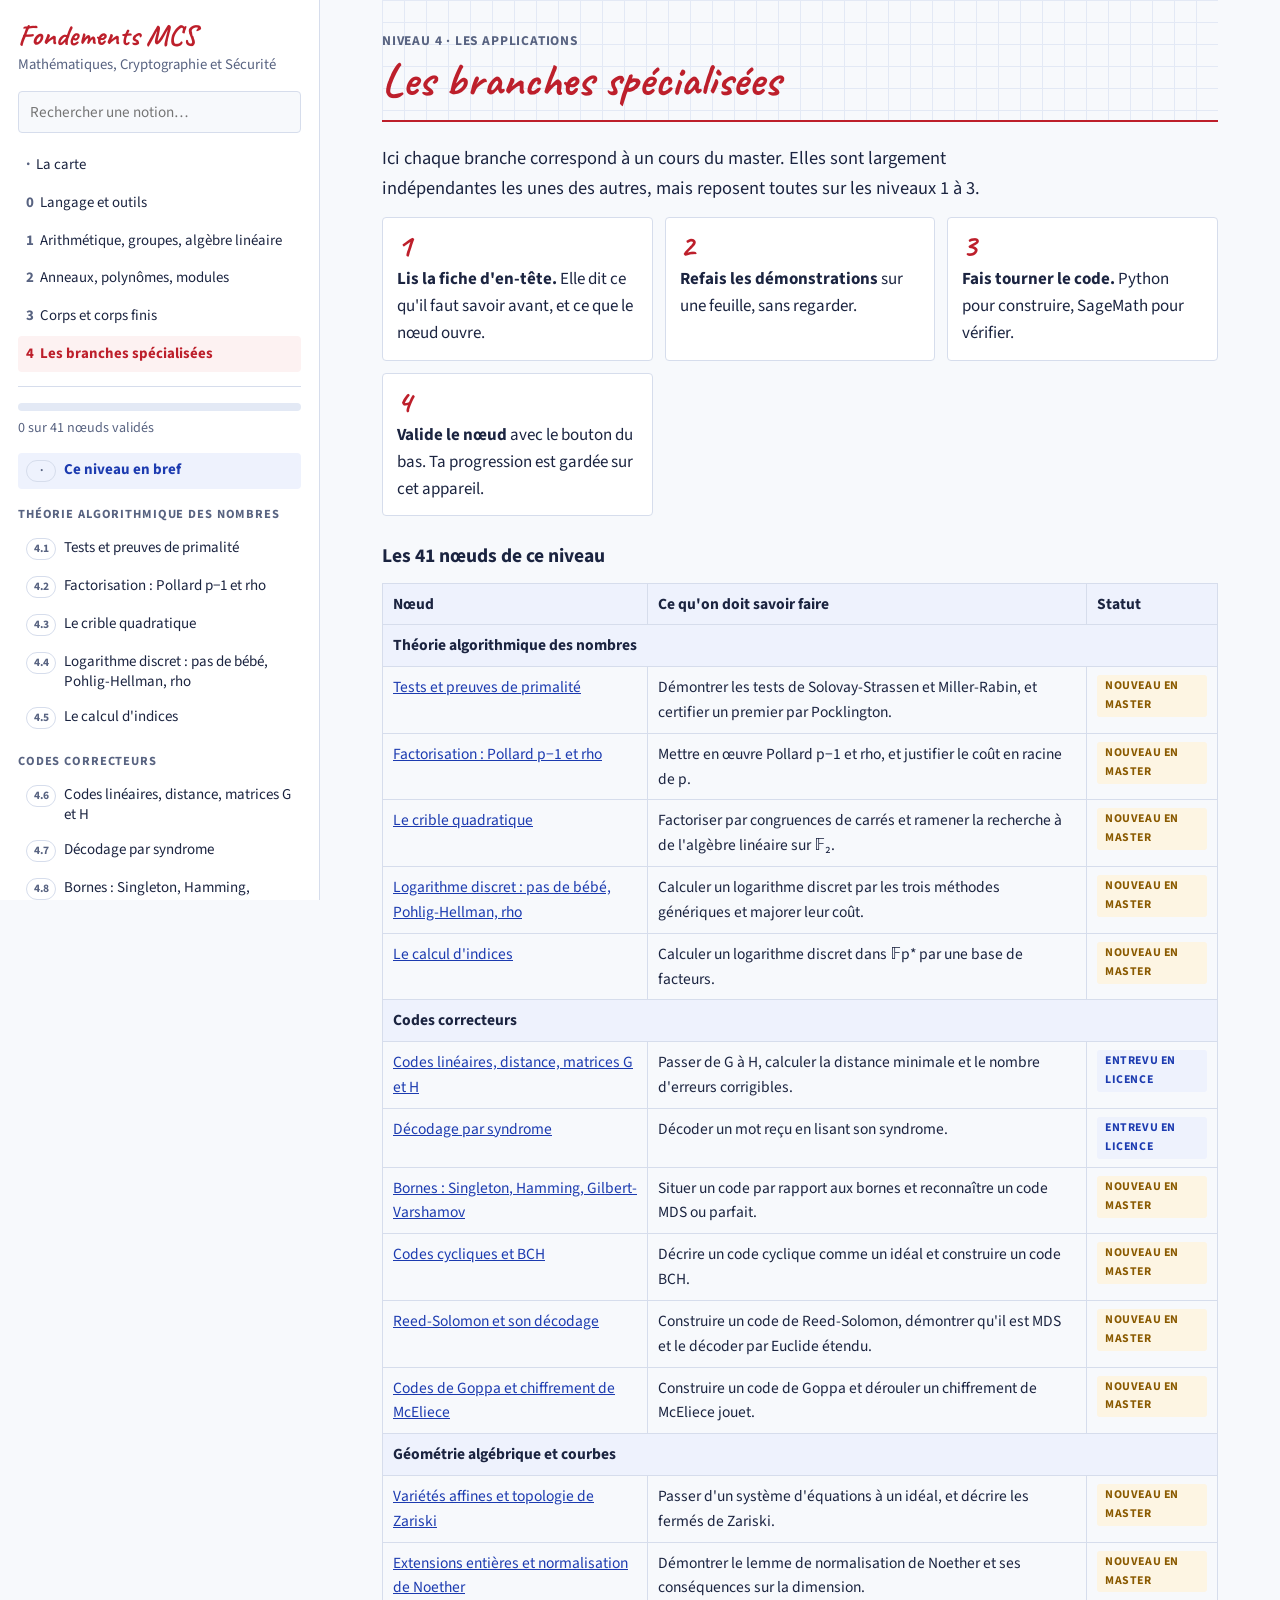
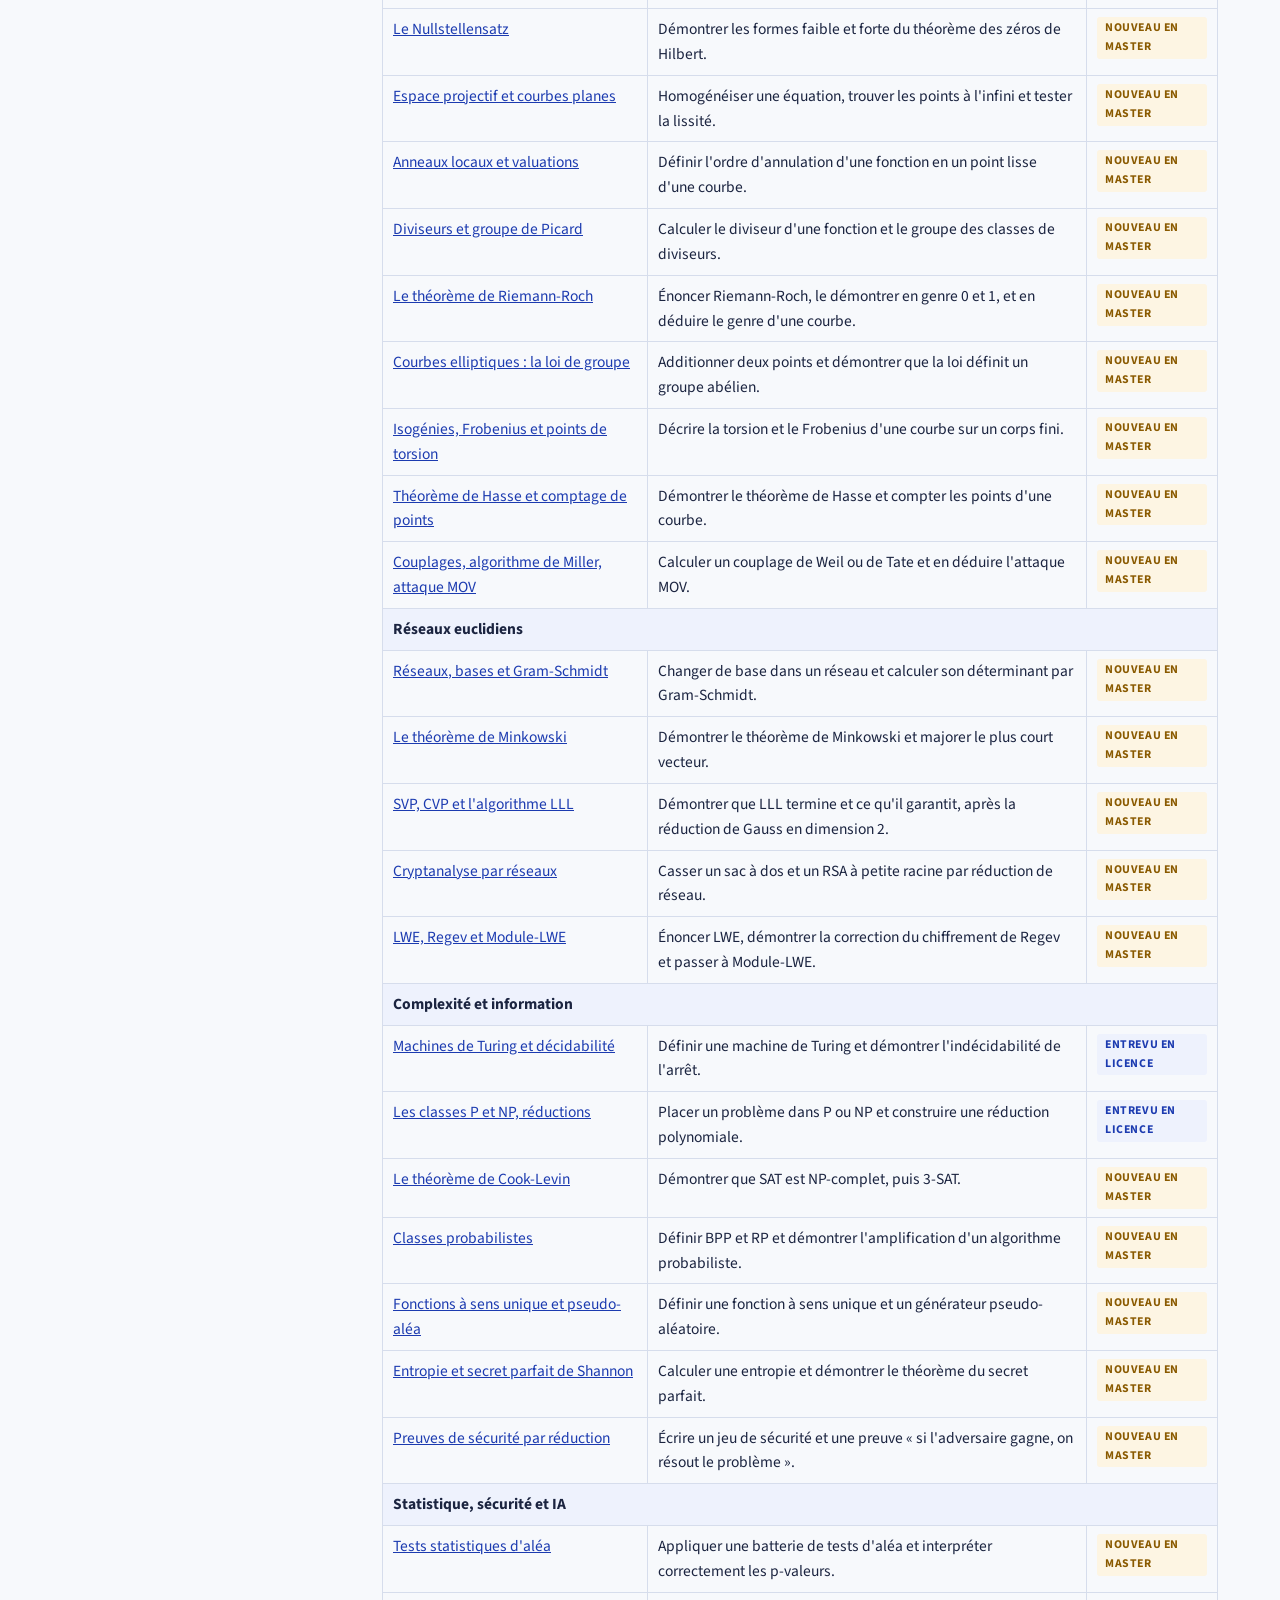
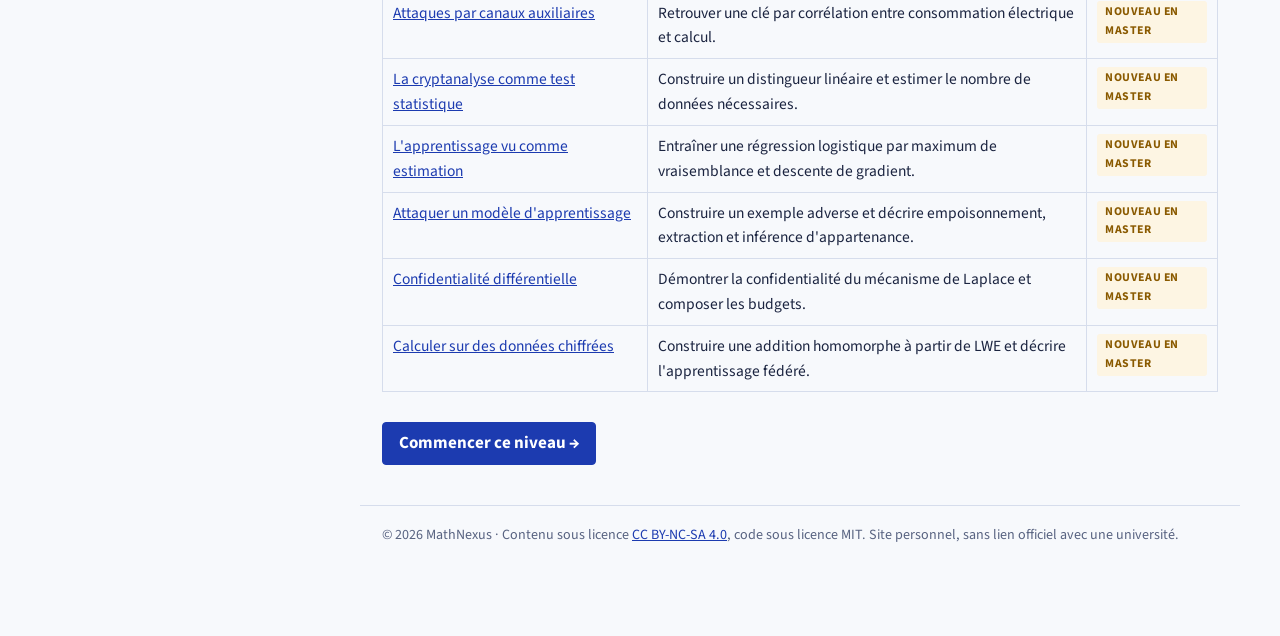
<file: docs/niveau-4.html>
<!doctype html>
<html lang="fr">
<head>
<meta charset="utf-8">
<meta name="viewport" content="width=device-width, initial-scale=1, viewport-fit=cover">
<title>Niveau 4 · Les branches spécialisées — Fondements mathématiques du Master MCS</title>
<meta name="description" content="Les fondements mathématiques du Master Mathématiques, Cryptographie et Sécurité : arithmétique, groupes, anneaux, modules, corps finis, courbes, codes, réseaux et complexité.">
<link rel="stylesheet" href="https://fonts.googleapis.com/css2?family=Caveat:wght@500;700&family=Kalam:wght@400;700&family=JetBrains+Mono:wght@400;600&family=Source+Sans+3:wght@400;600;700&display=swap">
<link rel="stylesheet" href="assets/style.css">
<script>try{var t=localStorage.getItem('mcs-theme');if(t)document.documentElement.dataset.theme=t;}catch(e){}</script>
<script>
window.MathJax = {
  tex: {
    inlineMath: [['\\(', '\\)']], displayMath: [['\\[', '\\]']],
    macros: {
      N:'\\mathbb{N}', Z:'\\mathbb{Z}', Q:'\\mathbb{Q}', R:'\\mathbb{R}',
      C:'\\mathbb{C}', F:'\\mathbb{F}', P:'\\mathbb{P}', A:'\\mathbb{A}',
      Vect:'\\operatorname{Vect}', Ker:'\\operatorname{Ker}', Img:'\\operatorname{Im}',
      pgcd:'\\operatorname{pgcd}', ppcm:'\\operatorname{ppcm}', ord:'\\operatorname{ord}',
      Card:'\\operatorname{Card}', rg:'\\operatorname{rg}', car:'\\operatorname{car}',
      Tr:'\\operatorname{Tr}', Nm:'\\operatorname{N}', Gal:'\\operatorname{Gal}',
      Frob:'\\operatorname{Frob}', wt:'\\operatorname{wt}', dmin:'d_{\\min}',
      Fq:'\\mathbb{F}_q', Fp:'\\mathbb{F}_p', Zn:'\\mathbb{Z}/n\\mathbb{Z}',
      Znz:'(\\mathbb{Z}/n\\mathbb{Z})^{\\times}', legendre:['\\left(\\frac{#1}{#2}\\right)',2]
    }
  },
  options: { skipHtmlTags: ['script','noscript','style','textarea','pre','code'],
             ignoreHtmlClass: 'tex2jax_ignore' },
  svg: { fontCache: 'global' }
};
</script>
<!-- MathJax est embarqué dans le dépôt : le site rend les formules même hors ligne.
     Si le fichier local manque, on retombe sur le CDN. -->
<script defer src="assets/mathjax/tex-svg.js"
        onerror="var s=document.createElement('script');s.defer=true;
                 s.src='https://cdnjs.cloudflare.com/ajax/libs/mathjax/3.2.2/es5/tex-svg.min.js';
                 document.head.appendChild(s);"></script>
</head>
<body data-niveau="4">
<div class="app">
  <div class="topbar">
    <button type="button" class="btn ghost" id="menu-btn" aria-controls="side" aria-expanded="false">Sommaire</button>
    <p class="brand">Niveau 4</p>
    <p class="mini" id="mini-prog"></p>
  </div>
  <div class="scrim" id="scrim" hidden></div>

  <nav class="side" id="side" aria-label="Sommaire du niveau">
    <p class="brand"><a href="index.html">Fondements MCS</a></p>
    <p class="brand-sub">Mathématiques, Cryptographie et Sécurité</p>
    <div class="rech" role="search"><input type="search" class="rech-in" placeholder="Rechercher une notion…" aria-label="Rechercher une notion" autocomplete="off"><ul class="rech-res" hidden></ul></div>
    <ul class="niveaux"><li><a href="index.html"><span class="n-num">·</span>La carte</a></li><li><a href="niveau-0.html"><span class="n-num">0</span>Langage et outils</a></li><li><a href="niveau-1.html"><span class="n-num">1</span>Arithmétique, groupes, algèbre linéaire</a></li><li><a href="niveau-2.html"><span class="n-num">2</span>Anneaux, polynômes, modules</a></li><li><a href="niveau-3.html"><span class="n-num">3</span>Corps et corps finis</a></li><li><a href="niveau-4.html" class="ici"><span class="n-num">4</span>Les branches spécialisées</a></li></ul>
    <div class="prog"><div class="prog-bar"><div class="prog-fill" id="prog-fill"></div></div>
      <p class="prog-txt" id="prog-txt"></p></div>
    <div id="nav"></div>
    <ul class="side-outils"><li><a href="positionnement.html">Je me situe</a></li><li><a href="parcours.html">Parcours guidés</a></li><li><a href="glossaire.html">Glossaire</a></li></ul>
    <button type="button" class="theme-btn" aria-pressed="false">Thème sombre</button>
  </nav>

  <main class="main" id="main">
<section class="lesson" id="depart" data-part="" data-title="Ce niveau en bref" hidden><header class="lhead"><p class="eyebrow">Niveau 4 · Les applications</p><h2>Les branches spécialisées</h2></header><div class="lbody"><p class="lead">Ici chaque branche correspond à un cours du master. Elles sont largement indépendantes les unes des autres, mais reposent toutes sur les niveaux 1 à 3.</p><div class="howto"><div><p class="num">1</p><p><strong>Lis la fiche d'en-tête.</strong> Elle dit ce qu'il faut savoir avant, et ce que le nœud ouvre.</p></div><div><p class="num">2</p><p><strong>Refais les démonstrations</strong> sur une feuille, sans regarder.</p></div><div><p class="num">3</p><p><strong>Fais tourner le code.</strong> Python pour construire, SageMath pour vérifier.</p></div><div><p class="num">4</p><p><strong>Valide le nœud</strong> avec le bouton du bas. Ta progression est gardée sur cet appareil.</p></div></div><h3>Les 41 nœuds de ce niveau</h3><div class="table-wrap"><table><thead><tr><th>Nœud</th><th>Ce qu'on doit savoir faire</th><th>Statut</th></tr></thead><tbody><tr><th colspan="3">Théorie algorithmique des nombres</th></tr><tr><td><a href="#tan-primalite">Tests et preuves de primalité</a></td><td>Démontrer les tests de Solovay-Strassen et Miller-Rabin, et certifier un premier par Pocklington.</td><td><span class="badge neuf">Nouveau en master</span></td></tr><tr><td><a href="#tan-factorisation">Factorisation : Pollard p−1 et rho</a></td><td>Mettre en œuvre Pollard p−1 et rho, et justifier le coût en racine de p.</td><td><span class="badge neuf">Nouveau en master</span></td></tr><tr><td><a href="#tan-crible">Le crible quadratique</a></td><td>Factoriser par congruences de carrés et ramener la recherche à de l'algèbre linéaire sur 𝔽₂.</td><td><span class="badge neuf">Nouveau en master</span></td></tr><tr><td><a href="#tan-logdiscret">Logarithme discret : pas de bébé, Pohlig-Hellman, rho</a></td><td>Calculer un logarithme discret par les trois méthodes génériques et majorer leur coût.</td><td><span class="badge neuf">Nouveau en master</span></td></tr><tr><td><a href="#tan-indices">Le calcul d&#x27;indices</a></td><td>Calculer un logarithme discret dans 𝔽p* par une base de facteurs.</td><td><span class="badge neuf">Nouveau en master</span></td></tr><tr><th colspan="3">Codes correcteurs</th></tr><tr><td><a href="#codes-lineaires">Codes linéaires, distance, matrices G et H</a></td><td>Passer de G à H, calculer la distance minimale et le nombre d'erreurs corrigibles.</td><td><span class="badge partiel">Entrevu en licence</span></td></tr><tr><td><a href="#codes-syndrome">Décodage par syndrome</a></td><td>Décoder un mot reçu en lisant son syndrome.</td><td><span class="badge partiel">Entrevu en licence</span></td></tr><tr><td><a href="#codes-bornes">Bornes : Singleton, Hamming, Gilbert-Varshamov</a></td><td>Situer un code par rapport aux bornes et reconnaître un code MDS ou parfait.</td><td><span class="badge neuf">Nouveau en master</span></td></tr><tr><td><a href="#codes-cycliques">Codes cycliques et BCH</a></td><td>Décrire un code cyclique comme un idéal et construire un code BCH.</td><td><span class="badge neuf">Nouveau en master</span></td></tr><tr><td><a href="#codes-rs">Reed-Solomon et son décodage</a></td><td>Construire un code de Reed-Solomon, démontrer qu'il est MDS et le décoder par Euclide étendu.</td><td><span class="badge neuf">Nouveau en master</span></td></tr><tr><td><a href="#codes-goppa">Codes de Goppa et chiffrement de McEliece</a></td><td>Construire un code de Goppa et dérouler un chiffrement de McEliece jouet.</td><td><span class="badge neuf">Nouveau en master</span></td></tr><tr><th colspan="3">Géométrie algébrique et courbes</th></tr><tr><td><a href="#ga-varietes">Variétés affines et topologie de Zariski</a></td><td>Passer d'un système d'équations à un idéal, et décrire les fermés de Zariski.</td><td><span class="badge neuf">Nouveau en master</span></td></tr><tr><td><a href="#ga-noether">Extensions entières et normalisation de Noether</a></td><td>Démontrer le lemme de normalisation de Noether et ses conséquences sur la dimension.</td><td><span class="badge neuf">Nouveau en master</span></td></tr><tr><td><a href="#ga-nullstellensatz">Le Nullstellensatz</a></td><td>Démontrer les formes faible et forte du théorème des zéros de Hilbert.</td><td><span class="badge neuf">Nouveau en master</span></td></tr><tr><td><a href="#ga-projectif">Espace projectif et courbes planes</a></td><td>Homogénéiser une équation, trouver les points à l'infini et tester la lissité.</td><td><span class="badge neuf">Nouveau en master</span></td></tr><tr><td><a href="#ga-locaux">Anneaux locaux et valuations</a></td><td>Définir l'ordre d'annulation d'une fonction en un point lisse d'une courbe.</td><td><span class="badge neuf">Nouveau en master</span></td></tr><tr><td><a href="#ga-diviseurs">Diviseurs et groupe de Picard</a></td><td>Calculer le diviseur d'une fonction et le groupe des classes de diviseurs.</td><td><span class="badge neuf">Nouveau en master</span></td></tr><tr><td><a href="#ga-riemann-roch">Le théorème de Riemann-Roch</a></td><td>Énoncer Riemann-Roch, le démontrer en genre 0 et 1, et en déduire le genre d'une courbe.</td><td><span class="badge neuf">Nouveau en master</span></td></tr><tr><td><a href="#ga-elliptiques">Courbes elliptiques : la loi de groupe</a></td><td>Additionner deux points et démontrer que la loi définit un groupe abélien.</td><td><span class="badge neuf">Nouveau en master</span></td></tr><tr><td><a href="#ga-isogenies">Isogénies, Frobenius et points de torsion</a></td><td>Décrire la torsion et le Frobenius d'une courbe sur un corps fini.</td><td><span class="badge neuf">Nouveau en master</span></td></tr><tr><td><a href="#ga-hasse">Théorème de Hasse et comptage de points</a></td><td>Démontrer le théorème de Hasse et compter les points d'une courbe.</td><td><span class="badge neuf">Nouveau en master</span></td></tr><tr><td><a href="#ga-couplages">Couplages, algorithme de Miller, attaque MOV</a></td><td>Calculer un couplage de Weil ou de Tate et en déduire l'attaque MOV.</td><td><span class="badge neuf">Nouveau en master</span></td></tr><tr><th colspan="3">Réseaux euclidiens</th></tr><tr><td><a href="#res-base">Réseaux, bases et Gram-Schmidt</a></td><td>Changer de base dans un réseau et calculer son déterminant par Gram-Schmidt.</td><td><span class="badge neuf">Nouveau en master</span></td></tr><tr><td><a href="#res-minkowski">Le théorème de Minkowski</a></td><td>Démontrer le théorème de Minkowski et majorer le plus court vecteur.</td><td><span class="badge neuf">Nouveau en master</span></td></tr><tr><td><a href="#res-lll">SVP, CVP et l&#x27;algorithme LLL</a></td><td>Démontrer que LLL termine et ce qu'il garantit, après la réduction de Gauss en dimension 2.</td><td><span class="badge neuf">Nouveau en master</span></td></tr><tr><td><a href="#res-cryptanalyse">Cryptanalyse par réseaux</a></td><td>Casser un sac à dos et un RSA à petite racine par réduction de réseau.</td><td><span class="badge neuf">Nouveau en master</span></td></tr><tr><td><a href="#res-lwe">LWE, Regev et Module-LWE</a></td><td>Énoncer LWE, démontrer la correction du chiffrement de Regev et passer à Module-LWE.</td><td><span class="badge neuf">Nouveau en master</span></td></tr><tr><th colspan="3">Complexité et information</th></tr><tr><td><a href="#cplx-turing">Machines de Turing et décidabilité</a></td><td>Définir une machine de Turing et démontrer l'indécidabilité de l'arrêt.</td><td><span class="badge partiel">Entrevu en licence</span></td></tr><tr><td><a href="#cplx-p-np">Les classes P et NP, réductions</a></td><td>Placer un problème dans P ou NP et construire une réduction polynomiale.</td><td><span class="badge partiel">Entrevu en licence</span></td></tr><tr><td><a href="#cplx-cook">Le théorème de Cook-Levin</a></td><td>Démontrer que SAT est NP-complet, puis 3-SAT.</td><td><span class="badge neuf">Nouveau en master</span></td></tr><tr><td><a href="#cplx-probabiliste">Classes probabilistes</a></td><td>Définir BPP et RP et démontrer l'amplification d'un algorithme probabiliste.</td><td><span class="badge neuf">Nouveau en master</span></td></tr><tr><td><a href="#cplx-sens-unique">Fonctions à sens unique et pseudo-aléa</a></td><td>Définir une fonction à sens unique et un générateur pseudo-aléatoire.</td><td><span class="badge neuf">Nouveau en master</span></td></tr><tr><td><a href="#cplx-entropie">Entropie et secret parfait de Shannon</a></td><td>Calculer une entropie et démontrer le théorème du secret parfait.</td><td><span class="badge neuf">Nouveau en master</span></td></tr><tr><td><a href="#cplx-reductions">Preuves de sécurité par réduction</a></td><td>Écrire un jeu de sécurité et une preuve « si l'adversaire gagne, on résout le problème ».</td><td><span class="badge neuf">Nouveau en master</span></td></tr><tr><th colspan="3">Statistique, sécurité et IA</th></tr><tr><td><a href="#ia-tests-alea">Tests statistiques d&#x27;aléa</a></td><td>Appliquer une batterie de tests d'aléa et interpréter correctement les p-valeurs.</td><td><span class="badge neuf">Nouveau en master</span></td></tr><tr><td><a href="#ia-canaux">Attaques par canaux auxiliaires</a></td><td>Retrouver une clé par corrélation entre consommation électrique et calcul.</td><td><span class="badge neuf">Nouveau en master</span></td></tr><tr><td><a href="#ia-distingueurs">La cryptanalyse comme test statistique</a></td><td>Construire un distingueur linéaire et estimer le nombre de données nécessaires.</td><td><span class="badge neuf">Nouveau en master</span></td></tr><tr><td><a href="#ia-apprentissage">L&#x27;apprentissage vu comme estimation</a></td><td>Entraîner une régression logistique par maximum de vraisemblance et descente de gradient.</td><td><span class="badge neuf">Nouveau en master</span></td></tr><tr><td><a href="#ia-attaques">Attaquer un modèle d&#x27;apprentissage</a></td><td>Construire un exemple adverse et décrire empoisonnement, extraction et inférence d'appartenance.</td><td><span class="badge neuf">Nouveau en master</span></td></tr><tr><td><a href="#ia-confidentialite">Confidentialité différentielle</a></td><td>Démontrer la confidentialité du mécanisme de Laplace et composer les budgets.</td><td><span class="badge neuf">Nouveau en master</span></td></tr><tr><td><a href="#ia-homomorphe">Calculer sur des données chiffrées</a></td><td>Construire une addition homomorphe à partir de LWE et décrire l'apprentissage fédéré.</td><td><span class="badge neuf">Nouveau en master</span></td></tr></tbody></table></div></div></section>
<section class="lesson" id="tan-primalite" data-part="Théorie algorithmique des nombres" data-num="4.1" data-title="Tests et preuves de primalité" hidden><header class="lhead"><p class="eyebrow">Théorie algorithmique des nombres · Nœud 4.1<span class="meta">55 min</span></p><h2>Tests et preuves de primalité</h2></header><div class="lbody"><p class="objectif">Démontrer les tests de Solovay-Strassen et Miller-Rabin, et certifier un premier par Pocklington.</p><div class="fiche"><dl><dt>Prérequis</dt><dd><a href="niveau-1.html#arith-residus">Résidus quadratiques, Legendre, Jacobi</a>, <a href="niveau-1.html#proba-esperance">Espérance, variance, inégalités de concentration</a></dd><dt>Ouvre sur</dt><dd><a href="niveau-4.html#tan-factorisation">Factorisation : Pollard p−1 et rho</a></dd><dt>En licence</dt><dd><span class="badge neuf">Nouveau en master</span></dd></dl></div><div class="master"><p class="lab">Dans le master</p><p>Chaque génération de clé RSA ou DSA commence par là.</p></div><div class="prof"><p class="lab">En cours de rédaction</p><p>Le cours de ce nœud arrive. En attendant, la fiche ci-dessus dit à quoi il sert, ce qu'il faut avoir avant et ce qu'il ouvre.</p></div></div></section>
<section class="lesson" id="tan-factorisation" data-part="Théorie algorithmique des nombres" data-num="4.2" data-title="Factorisation : Pollard p−1 et rho" hidden><header class="lhead"><p class="eyebrow">Théorie algorithmique des nombres · Nœud 4.2<span class="meta">55 min</span></p><h2>Factorisation : Pollard p−1 et rho</h2></header><div class="lbody"><p class="objectif">Mettre en œuvre Pollard p−1 et rho, et justifier le coût en racine de p.</p><div class="fiche"><dl><dt>Prérequis</dt><dd><a href="niveau-4.html#tan-primalite">Tests et preuves de primalité</a>, <a href="niveau-1.html#grp-cycliques">Groupes cycliques et générateurs</a></dd><dt>Ouvre sur</dt><dd><a href="niveau-4.html#tan-crible">Le crible quadratique</a>, <a href="niveau-4.html#tan-logdiscret">Logarithme discret : pas de bébé, Pohlig-Hellman, rho</a></dd><dt>En licence</dt><dd><span class="badge neuf">Nouveau en master</span></dd></dl></div><div class="master"><p class="lab">Dans le master</p><p>Explique pourquoi les premiers d'une clé RSA doivent éviter certaines formes.</p></div><div class="prof"><p class="lab">En cours de rédaction</p><p>Le cours de ce nœud arrive. En attendant, la fiche ci-dessus dit à quoi il sert, ce qu'il faut avoir avant et ce qu'il ouvre.</p></div></div></section>
<section class="lesson" id="tan-crible" data-part="Théorie algorithmique des nombres" data-num="4.3" data-title="Le crible quadratique" hidden><header class="lhead"><p class="eyebrow">Théorie algorithmique des nombres · Nœud 4.3<span class="meta">60 min</span></p><h2>Le crible quadratique</h2></header><div class="lbody"><p class="objectif">Factoriser par congruences de carrés et ramener la recherche à de l'algèbre linéaire sur 𝔽₂.</p><div class="fiche"><dl><dt>Prérequis</dt><dd><a href="niveau-4.html#tan-factorisation">Factorisation : Pollard p−1 et rho</a>, <a href="niveau-1.html#lin-matrices">Matrices, rang, pivot de Gauss</a></dd><dt>Ouvre sur</dt><dd><a href="niveau-4.html#tan-indices">Le calcul d'indices</a></dd><dt>En licence</dt><dd><span class="badge neuf">Nouveau en master</span></dd></dl></div><div class="master"><p class="lab">Dans le master</p><p>Ses successeurs décident de la taille des clés RSA : c'est pourquoi 2048 bits.</p></div><div class="prof"><p class="lab">En cours de rédaction</p><p>Le cours de ce nœud arrive. En attendant, la fiche ci-dessus dit à quoi il sert, ce qu'il faut avoir avant et ce qu'il ouvre.</p></div></div></section>
<section class="lesson" id="tan-logdiscret" data-part="Théorie algorithmique des nombres" data-num="4.4" data-title="Logarithme discret : pas de bébé, Pohlig-Hellman, rho" hidden><header class="lhead"><p class="eyebrow">Théorie algorithmique des nombres · Nœud 4.4<span class="meta">60 min</span></p><h2>Logarithme discret : pas de bébé, Pohlig-Hellman, rho</h2></header><div class="lbody"><p class="objectif">Calculer un logarithme discret par les trois méthodes génériques et majorer leur coût.</p><div class="fiche"><dl><dt>Prérequis</dt><dd><a href="niveau-4.html#tan-factorisation">Factorisation : Pollard p−1 et rho</a>, <a href="niveau-1.html#grp-abeliens">Structure des groupes abéliens finis</a></dd><dt>Ouvre sur</dt><dd><a href="niveau-4.html#tan-indices">Le calcul d'indices</a></dd><dt>En licence</dt><dd><span class="badge neuf">Nouveau en master</span></dd></dl></div><div class="master"><p class="lab">Dans le master</p><p>Attaques de référence contre Diffie-Hellman, ElGamal et ECDSA.</p></div><div class="prof"><p class="lab">En cours de rédaction</p><p>Le cours de ce nœud arrive. En attendant, la fiche ci-dessus dit à quoi il sert, ce qu'il faut avoir avant et ce qu'il ouvre.</p></div></div></section>
<section class="lesson" id="tan-indices" data-part="Théorie algorithmique des nombres" data-num="4.5" data-title="Le calcul d&#x27;indices" hidden><header class="lhead"><p class="eyebrow">Théorie algorithmique des nombres · Nœud 4.5<span class="meta">55 min</span></p><h2>Le calcul d&#x27;indices</h2></header><div class="lbody"><p class="objectif">Calculer un logarithme discret dans 𝔽p* par une base de facteurs.</p><div class="fiche"><dl><dt>Prérequis</dt><dd><a href="niveau-4.html#tan-logdiscret">Logarithme discret : pas de bébé, Pohlig-Hellman, rho</a>, <a href="niveau-4.html#tan-crible">Le crible quadratique</a></dd><dt>Ouvre sur</dt><dd><span class="rien">nœud terminal d'une branche</span></dd><dt>En licence</dt><dd><span class="badge neuf">Nouveau en master</span></dd></dl></div><div class="master"><p class="lab">Dans le master</p><p>Explique pourquoi les courbes elliptiques permettent des clés bien plus courtes que 𝔽p*.</p></div><div class="prof"><p class="lab">En cours de rédaction</p><p>Le cours de ce nœud arrive. En attendant, la fiche ci-dessus dit à quoi il sert, ce qu'il faut avoir avant et ce qu'il ouvre.</p></div></div></section>
<section class="lesson" id="codes-lineaires" data-part="Codes correcteurs" data-num="4.6" data-title="Codes linéaires, distance, matrices G et H" hidden><header class="lhead"><p class="eyebrow">Codes correcteurs · Nœud 4.6<span class="meta">50 min</span></p><h2>Codes linéaires, distance, matrices G et H</h2></header><div class="lbody"><p class="objectif">Passer de G à H, calculer la distance minimale et le nombre d'erreurs corrigibles.</p><div class="fiche"><dl><dt>Prérequis</dt><dd><a href="niveau-1.html#lin-dualite">Dualité et orthogonalité</a>, <a href="niveau-3.html#cf-construction">Construction et sous-corps de 𝔽q</a></dd><dt>Ouvre sur</dt><dd><a href="niveau-4.html#codes-syndrome">Décodage par syndrome</a></dd><dt>En licence</dt><dd><span class="badge partiel">Entrevu en licence</span></dd></dl></div><div class="master"><p class="lab">Dans le master</p><p>Le modèle de tout code, du stockage aux communications spatiales.</p></div><div class="prof"><p class="lab">En cours de rédaction</p><p>Le cours de ce nœud arrive. En attendant, la fiche ci-dessus dit à quoi il sert, ce qu'il faut avoir avant et ce qu'il ouvre.</p></div></div></section>
<section class="lesson" id="codes-syndrome" data-part="Codes correcteurs" data-num="4.7" data-title="Décodage par syndrome" hidden><header class="lhead"><p class="eyebrow">Codes correcteurs · Nœud 4.7<span class="meta">45 min</span></p><h2>Décodage par syndrome</h2></header><div class="lbody"><p class="objectif">Décoder un mot reçu en lisant son syndrome.</p><div class="fiche"><dl><dt>Prérequis</dt><dd><a href="niveau-4.html#codes-lineaires">Codes linéaires, distance, matrices G et H</a></dd><dt>Ouvre sur</dt><dd><a href="niveau-4.html#codes-bornes">Bornes : Singleton, Hamming, Gilbert-Varshamov</a></dd><dt>En licence</dt><dd><span class="badge partiel">Entrevu en licence</span></dd></dl></div><div class="master"><p class="lab">Dans le master</p><p>Le décodage d'un code quelconque est NP-difficile : c'est l'hypothèse de McEliece.</p></div><div class="prof"><p class="lab">En cours de rédaction</p><p>Le cours de ce nœud arrive. En attendant, la fiche ci-dessus dit à quoi il sert, ce qu'il faut avoir avant et ce qu'il ouvre.</p></div></div></section>
<section class="lesson" id="codes-bornes" data-part="Codes correcteurs" data-num="4.8" data-title="Bornes : Singleton, Hamming, Gilbert-Varshamov" hidden><header class="lhead"><p class="eyebrow">Codes correcteurs · Nœud 4.8<span class="meta">45 min</span></p><h2>Bornes : Singleton, Hamming, Gilbert-Varshamov</h2></header><div class="lbody"><p class="objectif">Situer un code par rapport aux bornes et reconnaître un code MDS ou parfait.</p><div class="fiche"><dl><dt>Prérequis</dt><dd><a href="niveau-4.html#codes-syndrome">Décodage par syndrome</a>, <a href="niveau-0.html#denombrement">Dénombrement et probabilités discrètes</a></dd><dt>Ouvre sur</dt><dd><a href="niveau-4.html#codes-cycliques">Codes cycliques et BCH</a></dd><dt>En licence</dt><dd><span class="badge neuf">Nouveau en master</span></dd></dl></div><div class="master"><p class="lab">Dans le master</p><p>Dit ce qu'on peut espérer d'un code, et donc ce qu'un schéma peut promettre.</p></div><div class="prof"><p class="lab">En cours de rédaction</p><p>Le cours de ce nœud arrive. En attendant, la fiche ci-dessus dit à quoi il sert, ce qu'il faut avoir avant et ce qu'il ouvre.</p></div></div></section>
<section class="lesson" id="codes-cycliques" data-part="Codes correcteurs" data-num="4.9" data-title="Codes cycliques et BCH" hidden><header class="lhead"><p class="eyebrow">Codes correcteurs · Nœud 4.9<span class="meta">55 min</span></p><h2>Codes cycliques et BCH</h2></header><div class="lbody"><p class="objectif">Décrire un code cyclique comme un idéal et construire un code BCH.</p><div class="fiche"><dl><dt>Prérequis</dt><dd><a href="niveau-4.html#codes-bornes">Bornes : Singleton, Hamming, Gilbert-Varshamov</a>, <a href="niveau-2.html#poly-quotient">Les quotients K[X]/(P)</a>, <a href="niveau-3.html#cf-cyclique">Cyclicité de 𝔽q* et éléments primitifs</a></dd><dt>Ouvre sur</dt><dd><a href="niveau-4.html#codes-rs">Reed-Solomon et son décodage</a></dd><dt>En licence</dt><dd><span class="badge neuf">Nouveau en master</span></dd></dl></div><div class="master"><p class="lab">Dans le master</p><p>Les codes qu'on sait implémenter en matériel, d'où leur présence partout.</p></div><div class="prof"><p class="lab">En cours de rédaction</p><p>Le cours de ce nœud arrive. En attendant, la fiche ci-dessus dit à quoi il sert, ce qu'il faut avoir avant et ce qu'il ouvre.</p></div></div></section>
<section class="lesson" id="codes-rs" data-part="Codes correcteurs" data-num="4.10" data-title="Reed-Solomon et son décodage" hidden><header class="lhead"><p class="eyebrow">Codes correcteurs · Nœud 4.10<span class="meta">55 min</span></p><h2>Reed-Solomon et son décodage</h2></header><div class="lbody"><p class="objectif">Construire un code de Reed-Solomon, démontrer qu'il est MDS et le décoder par Euclide étendu.</p><div class="fiche"><dl><dt>Prérequis</dt><dd><a href="niveau-4.html#codes-cycliques">Codes cycliques et BCH</a>, <a href="niveau-2.html#poly-division">K[X] : division euclidienne, PGCD</a></dd><dt>Ouvre sur</dt><dd><a href="niveau-4.html#codes-goppa">Codes de Goppa et chiffrement de McEliece</a></dd><dt>En licence</dt><dd><span class="badge neuf">Nouveau en master</span></dd></dl></div><div class="master"><p class="lab">Dans le master</p><p>QR codes, disques, transmissions : Reed-Solomon est partout.</p></div><div class="prof"><p class="lab">En cours de rédaction</p><p>Le cours de ce nœud arrive. En attendant, la fiche ci-dessus dit à quoi il sert, ce qu'il faut avoir avant et ce qu'il ouvre.</p></div></div></section>
<section class="lesson" id="codes-goppa" data-part="Codes correcteurs" data-num="4.11" data-title="Codes de Goppa et chiffrement de McEliece" hidden><header class="lhead"><p class="eyebrow">Codes correcteurs · Nœud 4.11<span class="meta">55 min</span></p><h2>Codes de Goppa et chiffrement de McEliece</h2></header><div class="lbody"><p class="objectif">Construire un code de Goppa et dérouler un chiffrement de McEliece jouet.</p><div class="fiche"><dl><dt>Prérequis</dt><dd><a href="niveau-4.html#codes-rs">Reed-Solomon et son décodage</a></dd><dt>Ouvre sur</dt><dd><span class="rien">nœud terminal d'une branche</span></dd><dt>En licence</dt><dd><span class="badge neuf">Nouveau en master</span></dd></dl></div><div class="master"><p class="lab">Dans le master</p><p>Classic McEliece, candidat post-quantique fondé sur les codes.</p></div><div class="prof"><p class="lab">En cours de rédaction</p><p>Le cours de ce nœud arrive. En attendant, la fiche ci-dessus dit à quoi il sert, ce qu'il faut avoir avant et ce qu'il ouvre.</p></div></div></section>
<section class="lesson" id="ga-varietes" data-part="Géométrie algébrique et courbes" data-num="4.12" data-title="Variétés affines et topologie de Zariski" hidden><header class="lhead"><p class="eyebrow">Géométrie algébrique et courbes · Nœud 4.12<span class="meta">55 min</span></p><h2>Variétés affines et topologie de Zariski</h2></header><div class="lbody"><p class="objectif">Passer d'un système d'équations à un idéal, et décrire les fermés de Zariski.</p><div class="fiche"><dl><dt>Prérequis</dt><dd><a href="niveau-2.html#mod-noetherien">Anneaux et modules noethériens</a>, <a href="niveau-2.html#ann-premiers-max">Idéaux premiers et maximaux</a></dd><dt>Ouvre sur</dt><dd><a href="niveau-4.html#ga-noether">Extensions entières et normalisation de Noether</a></dd><dt>En licence</dt><dd><span class="badge neuf">Nouveau en master</span></dd></dl></div><div class="master"><p class="lab">Dans le master</p><p>Le dictionnaire équations ↔ idéaux, base des attaques algébriques.</p></div><div class="prof"><p class="lab">En cours de rédaction</p><p>Le cours de ce nœud arrive. En attendant, la fiche ci-dessus dit à quoi il sert, ce qu'il faut avoir avant et ce qu'il ouvre.</p></div></div></section>
<section class="lesson" id="ga-noether" data-part="Géométrie algébrique et courbes" data-num="4.13" data-title="Extensions entières et normalisation de Noether" hidden><header class="lhead"><p class="eyebrow">Géométrie algébrique et courbes · Nœud 4.13<span class="meta">60 min</span></p><h2>Extensions entières et normalisation de Noether</h2></header><div class="lbody"><p class="objectif">Démontrer le lemme de normalisation de Noether et ses conséquences sur la dimension.</p><div class="fiche"><dl><dt>Prérequis</dt><dd><a href="niveau-4.html#ga-varietes">Variétés affines et topologie de Zariski</a>, <a href="niveau-3.html#ext-algebrique">Éléments algébriques, polynôme minimal</a></dd><dt>Ouvre sur</dt><dd><a href="niveau-4.html#ga-nullstellensatz">Le Nullstellensatz</a></dd><dt>En licence</dt><dd><span class="badge neuf">Nouveau en master</span></dd></dl></div><div class="master"><p class="lab">Dans le master</p><p>L'outil technique qui ouvre la preuve du Nullstellensatz.</p></div><div class="prof"><p class="lab">En cours de rédaction</p><p>Le cours de ce nœud arrive. En attendant, la fiche ci-dessus dit à quoi il sert, ce qu'il faut avoir avant et ce qu'il ouvre.</p></div></div></section>
<section class="lesson" id="ga-nullstellensatz" data-part="Géométrie algébrique et courbes" data-num="4.14" data-title="Le Nullstellensatz" hidden><header class="lhead"><p class="eyebrow">Géométrie algébrique et courbes · Nœud 4.14<span class="meta">55 min</span></p><h2>Le Nullstellensatz</h2></header><div class="lbody"><p class="objectif">Démontrer les formes faible et forte du théorème des zéros de Hilbert.</p><div class="fiche"><dl><dt>Prérequis</dt><dd><a href="niveau-4.html#ga-noether">Extensions entières et normalisation de Noether</a></dd><dt>Ouvre sur</dt><dd><a href="niveau-4.html#ga-projectif">Espace projectif et courbes planes</a></dd><dt>En licence</dt><dd><span class="badge neuf">Nouveau en master</span></dd></dl></div><div class="master"><p class="lab">Dans le master</p><p>Dit quand un système polynomial n'a pas de solution : c'est la logique des bases de Gröbner.</p></div><div class="prof"><p class="lab">En cours de rédaction</p><p>Le cours de ce nœud arrive. En attendant, la fiche ci-dessus dit à quoi il sert, ce qu'il faut avoir avant et ce qu'il ouvre.</p></div></div></section>
<section class="lesson" id="ga-projectif" data-part="Géométrie algébrique et courbes" data-num="4.15" data-title="Espace projectif et courbes planes" hidden><header class="lhead"><p class="eyebrow">Géométrie algébrique et courbes · Nœud 4.15<span class="meta">50 min</span></p><h2>Espace projectif et courbes planes</h2></header><div class="lbody"><p class="objectif">Homogénéiser une équation, trouver les points à l'infini et tester la lissité.</p><div class="fiche"><dl><dt>Prérequis</dt><dd><a href="niveau-4.html#ga-nullstellensatz">Le Nullstellensatz</a></dd><dt>Ouvre sur</dt><dd><a href="niveau-4.html#ga-locaux">Anneaux locaux et valuations</a></dd><dt>En licence</dt><dd><span class="badge neuf">Nouveau en master</span></dd></dl></div><div class="master"><p class="lab">Dans le master</p><p>Les coordonnées projectives évitent les inversions coûteuses dans les calculs sur courbes.</p></div><div class="prof"><p class="lab">En cours de rédaction</p><p>Le cours de ce nœud arrive. En attendant, la fiche ci-dessus dit à quoi il sert, ce qu'il faut avoir avant et ce qu'il ouvre.</p></div></div></section>
<section class="lesson" id="ga-locaux" data-part="Géométrie algébrique et courbes" data-num="4.16" data-title="Anneaux locaux et valuations" hidden><header class="lhead"><p class="eyebrow">Géométrie algébrique et courbes · Nœud 4.16<span class="meta">55 min</span></p><h2>Anneaux locaux et valuations</h2></header><div class="lbody"><p class="objectif">Définir l'ordre d'annulation d'une fonction en un point lisse d'une courbe.</p><div class="fiche"><dl><dt>Prérequis</dt><dd><a href="niveau-4.html#ga-projectif">Espace projectif et courbes planes</a>, <a href="niveau-2.html#ann-euclidiens">Euclidien ⊂ principal ⊂ factoriel</a></dd><dt>Ouvre sur</dt><dd><a href="niveau-4.html#ga-diviseurs">Diviseurs et groupe de Picard</a></dd><dt>En licence</dt><dd><span class="badge neuf">Nouveau en master</span></dd></dl></div><div class="master"><p class="lab">Dans le master</p><p>Mesurer zéros et pôles : la matière première des diviseurs et des couplages.</p></div><div class="prof"><p class="lab">En cours de rédaction</p><p>Le cours de ce nœud arrive. En attendant, la fiche ci-dessus dit à quoi il sert, ce qu'il faut avoir avant et ce qu'il ouvre.</p></div></div></section>
<section class="lesson" id="ga-diviseurs" data-part="Géométrie algébrique et courbes" data-num="4.17" data-title="Diviseurs et groupe de Picard" hidden><header class="lhead"><p class="eyebrow">Géométrie algébrique et courbes · Nœud 4.17<span class="meta">55 min</span></p><h2>Diviseurs et groupe de Picard</h2></header><div class="lbody"><p class="objectif">Calculer le diviseur d'une fonction et le groupe des classes de diviseurs.</p><div class="fiche"><dl><dt>Prérequis</dt><dd><a href="niveau-4.html#ga-locaux">Anneaux locaux et valuations</a>, <a href="niveau-1.html#grp-abeliens">Structure des groupes abéliens finis</a></dd><dt>Ouvre sur</dt><dd><a href="niveau-4.html#ga-riemann-roch">Le théorème de Riemann-Roch</a></dd><dt>En licence</dt><dd><span class="badge neuf">Nouveau en master</span></dd></dl></div><div class="master"><p class="lab">Dans le master</p><p>Le groupe de Picard d'une courbe elliptique, c'est la courbe elle-même.</p></div><div class="prof"><p class="lab">En cours de rédaction</p><p>Le cours de ce nœud arrive. En attendant, la fiche ci-dessus dit à quoi il sert, ce qu'il faut avoir avant et ce qu'il ouvre.</p></div></div></section>
<section class="lesson" id="ga-riemann-roch" data-part="Géométrie algébrique et courbes" data-num="4.18" data-title="Le théorème de Riemann-Roch" hidden><header class="lhead"><p class="eyebrow">Géométrie algébrique et courbes · Nœud 4.18<span class="meta">60 min</span></p><h2>Le théorème de Riemann-Roch</h2></header><div class="lbody"><p class="objectif">Énoncer Riemann-Roch, le démontrer en genre 0 et 1, et en déduire le genre d'une courbe.</p><div class="fiche"><dl><dt>Prérequis</dt><dd><a href="niveau-4.html#ga-diviseurs">Diviseurs et groupe de Picard</a>, <a href="niveau-1.html#lin-ev">Espaces vectoriels, bases, dimension</a></dd><dt>Ouvre sur</dt><dd><a href="niveau-4.html#ga-elliptiques">Courbes elliptiques : la loi de groupe</a></dd><dt>En licence</dt><dd><span class="badge neuf">Nouveau en master</span></dd></dl></div><div class="master"><p class="lab">Dans le master</p><p>Justifie qu'une courbe de genre 1 a une équation de Weierstrass.</p></div><div class="prof"><p class="lab">En cours de rédaction</p><p>Le cours de ce nœud arrive. En attendant, la fiche ci-dessus dit à quoi il sert, ce qu'il faut avoir avant et ce qu'il ouvre.</p></div></div></section>
<section class="lesson" id="ga-elliptiques" data-part="Géométrie algébrique et courbes" data-num="4.19" data-title="Courbes elliptiques : la loi de groupe" hidden><header class="lhead"><p class="eyebrow">Géométrie algébrique et courbes · Nœud 4.19<span class="meta">60 min</span></p><h2>Courbes elliptiques : la loi de groupe</h2></header><div class="lbody"><p class="objectif">Additionner deux points et démontrer que la loi définit un groupe abélien.</p><div class="fiche"><dl><dt>Prérequis</dt><dd><a href="niveau-4.html#ga-riemann-roch">Le théorème de Riemann-Roch</a>, <a href="niveau-3.html#cf-construction">Construction et sous-corps de 𝔽q</a></dd><dt>Ouvre sur</dt><dd><a href="niveau-4.html#ga-isogenies">Isogénies, Frobenius et points de torsion</a></dd><dt>En licence</dt><dd><span class="badge neuf">Nouveau en master</span></dd></dl></div><div class="master"><p class="lab">Dans le master</p><p>Le groupe de ECDH, ECDSA, des signatures de Bitcoin et de TLS 1.3.</p></div><div class="prof"><p class="lab">En cours de rédaction</p><p>Le cours de ce nœud arrive. En attendant, la fiche ci-dessus dit à quoi il sert, ce qu'il faut avoir avant et ce qu'il ouvre.</p></div></div></section>
<section class="lesson" id="ga-isogenies" data-part="Géométrie algébrique et courbes" data-num="4.20" data-title="Isogénies, Frobenius et points de torsion" hidden><header class="lhead"><p class="eyebrow">Géométrie algébrique et courbes · Nœud 4.20<span class="meta">55 min</span></p><h2>Isogénies, Frobenius et points de torsion</h2></header><div class="lbody"><p class="objectif">Décrire la torsion et le Frobenius d'une courbe sur un corps fini.</p><div class="fiche"><dl><dt>Prérequis</dt><dd><a href="niveau-4.html#ga-elliptiques">Courbes elliptiques : la loi de groupe</a>, <a href="niveau-3.html#cf-frobenius">Frobenius, trace, norme, factorisation</a>, <a href="niveau-2.html#mod-libres">Modules libres, de type fini, torsion</a></dd><dt>Ouvre sur</dt><dd><a href="niveau-4.html#ga-hasse">Théorème de Hasse et comptage de points</a></dd><dt>En licence</dt><dd><span class="badge neuf">Nouveau en master</span></dd></dl></div><div class="master"><p class="lab">Dans le master</p><p>Les isogénies fondent aussi une famille de schémas post-quantiques.</p></div><div class="prof"><p class="lab">En cours de rédaction</p><p>Le cours de ce nœud arrive. En attendant, la fiche ci-dessus dit à quoi il sert, ce qu'il faut avoir avant et ce qu'il ouvre.</p></div></div></section>
<section class="lesson" id="ga-hasse" data-part="Géométrie algébrique et courbes" data-num="4.21" data-title="Théorème de Hasse et comptage de points" hidden><header class="lhead"><p class="eyebrow">Géométrie algébrique et courbes · Nœud 4.21<span class="meta">55 min</span></p><h2>Théorème de Hasse et comptage de points</h2></header><div class="lbody"><p class="objectif">Démontrer le théorème de Hasse et compter les points d'une courbe.</p><div class="fiche"><dl><dt>Prérequis</dt><dd><a href="niveau-4.html#ga-isogenies">Isogénies, Frobenius et points de torsion</a></dd><dt>Ouvre sur</dt><dd><a href="niveau-4.html#ga-couplages">Couplages, algorithme de Miller, attaque MOV</a></dd><dt>En licence</dt><dd><span class="badge neuf">Nouveau en master</span></dd></dl></div><div class="master"><p class="lab">Dans le master</p><p>Choisir une courbe sûre, c'est compter ses points et vérifier l'ordre.</p></div><div class="prof"><p class="lab">En cours de rédaction</p><p>Le cours de ce nœud arrive. En attendant, la fiche ci-dessus dit à quoi il sert, ce qu'il faut avoir avant et ce qu'il ouvre.</p></div></div></section>
<section class="lesson" id="ga-couplages" data-part="Géométrie algébrique et courbes" data-num="4.22" data-title="Couplages, algorithme de Miller, attaque MOV" hidden><header class="lhead"><p class="eyebrow">Géométrie algébrique et courbes · Nœud 4.22<span class="meta">60 min</span></p><h2>Couplages, algorithme de Miller, attaque MOV</h2></header><div class="lbody"><p class="objectif">Calculer un couplage de Weil ou de Tate et en déduire l'attaque MOV.</p><div class="fiche"><dl><dt>Prérequis</dt><dd><a href="niveau-4.html#ga-hasse">Théorème de Hasse et comptage de points</a></dd><dt>Ouvre sur</dt><dd><span class="rien">nœud terminal d'une branche</span></dd><dt>En licence</dt><dd><span class="badge neuf">Nouveau en master</span></dd></dl></div><div class="master"><p class="lab">Dans le master</p><p>Cryptographie à base d'identité, signatures BLS — et une attaque.</p></div><div class="prof"><p class="lab">En cours de rédaction</p><p>Le cours de ce nœud arrive. En attendant, la fiche ci-dessus dit à quoi il sert, ce qu'il faut avoir avant et ce qu'il ouvre.</p></div></div></section>
<section class="lesson" id="res-base" data-part="Réseaux euclidiens" data-num="4.23" data-title="Réseaux, bases et Gram-Schmidt" hidden><header class="lhead"><p class="eyebrow">Réseaux euclidiens · Nœud 4.23<span class="meta">50 min</span></p><h2>Réseaux, bases et Gram-Schmidt</h2></header><div class="lbody"><p class="objectif">Changer de base dans un réseau et calculer son déterminant par Gram-Schmidt.</p><div class="fiche"><dl><dt>Prérequis</dt><dd><a href="niveau-1.html#lin-dualite">Dualité et orthogonalité</a>, <a href="niveau-2.html#mod-libres">Modules libres, de type fini, torsion</a></dd><dt>Ouvre sur</dt><dd><a href="niveau-4.html#res-minkowski">Le théorème de Minkowski</a></dd><dt>En licence</dt><dd><span class="badge neuf">Nouveau en master</span></dd></dl></div><div class="master"><p class="lab">Dans le master</p><p>Un réseau est un ℤ-module libre plongé dans ℝⁿ : le niveau 2 sert ici directement.</p></div><div class="prof"><p class="lab">En cours de rédaction</p><p>Le cours de ce nœud arrive. En attendant, la fiche ci-dessus dit à quoi il sert, ce qu'il faut avoir avant et ce qu'il ouvre.</p></div></div></section>
<section class="lesson" id="res-minkowski" data-part="Réseaux euclidiens" data-num="4.24" data-title="Le théorème de Minkowski" hidden><header class="lhead"><p class="eyebrow">Réseaux euclidiens · Nœud 4.24<span class="meta">50 min</span></p><h2>Le théorème de Minkowski</h2></header><div class="lbody"><p class="objectif">Démontrer le théorème de Minkowski et majorer le plus court vecteur.</p><div class="fiche"><dl><dt>Prérequis</dt><dd><a href="niveau-4.html#res-base">Réseaux, bases et Gram-Schmidt</a></dd><dt>Ouvre sur</dt><dd><a href="niveau-4.html#res-lll">SVP, CVP et l'algorithme LLL</a></dd><dt>En licence</dt><dd><span class="badge neuf">Nouveau en master</span></dd></dl></div><div class="master"><p class="lab">Dans le master</p><p>Dit à quelle taille de solution s'attendre : la base de toute estimation de sécurité.</p></div><div class="prof"><p class="lab">En cours de rédaction</p><p>Le cours de ce nœud arrive. En attendant, la fiche ci-dessus dit à quoi il sert, ce qu'il faut avoir avant et ce qu'il ouvre.</p></div></div></section>
<section class="lesson" id="res-lll" data-part="Réseaux euclidiens" data-num="4.25" data-title="SVP, CVP et l&#x27;algorithme LLL" hidden><header class="lhead"><p class="eyebrow">Réseaux euclidiens · Nœud 4.25<span class="meta">60 min</span></p><h2>SVP, CVP et l&#x27;algorithme LLL</h2></header><div class="lbody"><p class="objectif">Démontrer que LLL termine et ce qu'il garantit, après la réduction de Gauss en dimension 2.</p><div class="fiche"><dl><dt>Prérequis</dt><dd><a href="niveau-4.html#res-minkowski">Le théorème de Minkowski</a></dd><dt>Ouvre sur</dt><dd><a href="niveau-4.html#res-cryptanalyse">Cryptanalyse par réseaux</a>, <a href="niveau-4.html#res-lwe">LWE, Regev et Module-LWE</a></dd><dt>En licence</dt><dd><span class="badge neuf">Nouveau en master</span></dd></dl></div><div class="master"><p class="lab">Dans le master</p><p>LLL est l'outil de cryptanalyse le plus polyvalent connu.</p></div><div class="prof"><p class="lab">En cours de rédaction</p><p>Le cours de ce nœud arrive. En attendant, la fiche ci-dessus dit à quoi il sert, ce qu'il faut avoir avant et ce qu'il ouvre.</p></div></div></section>
<section class="lesson" id="res-cryptanalyse" data-part="Réseaux euclidiens" data-num="4.26" data-title="Cryptanalyse par réseaux" hidden><header class="lhead"><p class="eyebrow">Réseaux euclidiens · Nœud 4.26<span class="meta">55 min</span></p><h2>Cryptanalyse par réseaux</h2></header><div class="lbody"><p class="objectif">Casser un sac à dos et un RSA à petite racine par réduction de réseau.</p><div class="fiche"><dl><dt>Prérequis</dt><dd><a href="niveau-4.html#res-lll">SVP, CVP et l'algorithme LLL</a></dd><dt>Ouvre sur</dt><dd><span class="rien">nœud terminal d'une branche</span></dd><dt>En licence</dt><dd><span class="badge neuf">Nouveau en master</span></dd></dl></div><div class="master"><p class="lab">Dans le master</p><p>Coppersmith et les attaques sur nonces biaisés de ECDSA.</p></div><div class="prof"><p class="lab">En cours de rédaction</p><p>Le cours de ce nœud arrive. En attendant, la fiche ci-dessus dit à quoi il sert, ce qu'il faut avoir avant et ce qu'il ouvre.</p></div></div></section>
<section class="lesson" id="res-lwe" data-part="Réseaux euclidiens" data-num="4.27" data-title="LWE, Regev et Module-LWE" hidden><header class="lhead"><p class="eyebrow">Réseaux euclidiens · Nœud 4.27<span class="meta">60 min</span></p><h2>LWE, Regev et Module-LWE</h2></header><div class="lbody"><p class="objectif">Énoncer LWE, démontrer la correction du chiffrement de Regev et passer à Module-LWE.</p><div class="fiche"><dl><dt>Prérequis</dt><dd><a href="niveau-4.html#res-lll">SVP, CVP et l'algorithme LLL</a>, <a href="niveau-2.html#mod-structure">Modules sur un anneau principal</a>, <a href="niveau-1.html#proba-tcl">Lois des grands nombres et théorème central limite</a></dd><dt>Ouvre sur</dt><dd><a href="niveau-4.html#ia-homomorphe">Calculer sur des données chiffrées</a></dd><dt>En licence</dt><dd><span class="badge neuf">Nouveau en master</span></dd></dl></div><div class="master"><p class="lab">Dans le master</p><p>L'hypothèse de ML-KEM et ML-DSA, standards post-quantiques du NIST.</p></div><div class="prof"><p class="lab">En cours de rédaction</p><p>Le cours de ce nœud arrive. En attendant, la fiche ci-dessus dit à quoi il sert, ce qu'il faut avoir avant et ce qu'il ouvre.</p></div></div></section>
<section class="lesson" id="cplx-turing" data-part="Complexité et information" data-num="4.28" data-title="Machines de Turing et décidabilité" hidden><header class="lhead"><p class="eyebrow">Complexité et information · Nœud 4.28<span class="meta">50 min</span></p><h2>Machines de Turing et décidabilité</h2></header><div class="lbody"><p class="objectif">Définir une machine de Turing et démontrer l'indécidabilité de l'arrêt.</p><div class="fiche"><dl><dt>Prérequis</dt><dd><a href="niveau-0.html#preuves">Les quatre techniques de preuve</a>, <a href="niveau-1.html#arith-euclide">Divisibilité, PGCD, algorithme d'Euclide</a></dd><dt>Ouvre sur</dt><dd><a href="niveau-4.html#cplx-p-np">Les classes P et NP, réductions</a></dd><dt>En licence</dt><dd><span class="badge partiel">Entrevu en licence</span></dd></dl></div><div class="master"><p class="lab">Dans le master</p><p>Le modèle de calcul sur lequel reposent toutes les définitions d'efficacité.</p></div><div class="prof"><p class="lab">En cours de rédaction</p><p>Le cours de ce nœud arrive. En attendant, la fiche ci-dessus dit à quoi il sert, ce qu'il faut avoir avant et ce qu'il ouvre.</p></div></div></section>
<section class="lesson" id="cplx-p-np" data-part="Complexité et information" data-num="4.29" data-title="Les classes P et NP, réductions" hidden><header class="lhead"><p class="eyebrow">Complexité et information · Nœud 4.29<span class="meta">55 min</span></p><h2>Les classes P et NP, réductions</h2></header><div class="lbody"><p class="objectif">Placer un problème dans P ou NP et construire une réduction polynomiale.</p><div class="fiche"><dl><dt>Prérequis</dt><dd><a href="niveau-4.html#cplx-turing">Machines de Turing et décidabilité</a></dd><dt>Ouvre sur</dt><dd><a href="niveau-4.html#cplx-cook">Le théorème de Cook-Levin</a>, <a href="niveau-4.html#cplx-probabiliste">Classes probabilistes</a></dd><dt>En licence</dt><dd><span class="badge partiel">Entrevu en licence</span></dd></dl></div><div class="master"><p class="lab">Dans le master</p><p>Sans ce vocabulaire, aucune affirmation de sécurité n'est formulable.</p></div><div class="prof"><p class="lab">En cours de rédaction</p><p>Le cours de ce nœud arrive. En attendant, la fiche ci-dessus dit à quoi il sert, ce qu'il faut avoir avant et ce qu'il ouvre.</p></div></div></section>
<section class="lesson" id="cplx-cook" data-part="Complexité et information" data-num="4.30" data-title="Le théorème de Cook-Levin" hidden><header class="lhead"><p class="eyebrow">Complexité et information · Nœud 4.30<span class="meta">60 min</span></p><h2>Le théorème de Cook-Levin</h2></header><div class="lbody"><p class="objectif">Démontrer que SAT est NP-complet, puis 3-SAT.</p><div class="fiche"><dl><dt>Prérequis</dt><dd><a href="niveau-4.html#cplx-p-np">Les classes P et NP, réductions</a></dd><dt>Ouvre sur</dt><dd><span class="rien">nœud terminal d'une branche</span></dd><dt>En licence</dt><dd><span class="badge neuf">Nouveau en master</span></dd></dl></div><div class="master"><p class="lab">Dans le master</p><p>Explique pourquoi la NP-difficulté seule ne suffit pas à faire un cryptosystème.</p></div><div class="prof"><p class="lab">En cours de rédaction</p><p>Le cours de ce nœud arrive. En attendant, la fiche ci-dessus dit à quoi il sert, ce qu'il faut avoir avant et ce qu'il ouvre.</p></div></div></section>
<section class="lesson" id="cplx-probabiliste" data-part="Complexité et information" data-num="4.31" data-title="Classes probabilistes" hidden><header class="lhead"><p class="eyebrow">Complexité et information · Nœud 4.31<span class="meta">50 min</span></p><h2>Classes probabilistes</h2></header><div class="lbody"><p class="objectif">Définir BPP et RP et démontrer l'amplification d'un algorithme probabiliste.</p><div class="fiche"><dl><dt>Prérequis</dt><dd><a href="niveau-4.html#cplx-p-np">Les classes P et NP, réductions</a>, <a href="niveau-1.html#proba-esperance">Espérance, variance, inégalités de concentration</a></dd><dt>Ouvre sur</dt><dd><a href="niveau-4.html#cplx-sens-unique">Fonctions à sens unique et pseudo-aléa</a></dd><dt>En licence</dt><dd><span class="badge neuf">Nouveau en master</span></dd></dl></div><div class="master"><p class="lab">Dans le master</p><p>Les adversaires de la cryptographie sont des algorithmes probabilistes.</p></div><div class="prof"><p class="lab">En cours de rédaction</p><p>Le cours de ce nœud arrive. En attendant, la fiche ci-dessus dit à quoi il sert, ce qu'il faut avoir avant et ce qu'il ouvre.</p></div></div></section>
<section class="lesson" id="cplx-sens-unique" data-part="Complexité et information" data-num="4.32" data-title="Fonctions à sens unique et pseudo-aléa" hidden><header class="lhead"><p class="eyebrow">Complexité et information · Nœud 4.32<span class="meta">55 min</span></p><h2>Fonctions à sens unique et pseudo-aléa</h2></header><div class="lbody"><p class="objectif">Définir une fonction à sens unique et un générateur pseudo-aléatoire.</p><div class="fiche"><dl><dt>Prérequis</dt><dd><a href="niveau-4.html#cplx-probabiliste">Classes probabilistes</a></dd><dt>Ouvre sur</dt><dd><a href="niveau-4.html#cplx-reductions">Preuves de sécurité par réduction</a></dd><dt>En licence</dt><dd><span class="badge neuf">Nouveau en master</span></dd></dl></div><div class="master"><p class="lab">Dans le master</p><p>L'objet minimal dont dépend toute la cryptographie moderne.</p></div><div class="prof"><p class="lab">En cours de rédaction</p><p>Le cours de ce nœud arrive. En attendant, la fiche ci-dessus dit à quoi il sert, ce qu'il faut avoir avant et ce qu'il ouvre.</p></div></div></section>
<section class="lesson" id="cplx-entropie" data-part="Complexité et information" data-num="4.33" data-title="Entropie et secret parfait de Shannon" hidden><header class="lhead"><p class="eyebrow">Complexité et information · Nœud 4.33<span class="meta">50 min</span></p><h2>Entropie et secret parfait de Shannon</h2></header><div class="lbody"><p class="objectif">Calculer une entropie et démontrer le théorème du secret parfait.</p><div class="fiche"><dl><dt>Prérequis</dt><dd><a href="niveau-1.html#proba-va">Variables aléatoires et lois</a>, <a href="niveau-0.html#denombrement">Dénombrement et probabilités discrètes</a></dd><dt>Ouvre sur</dt><dd><a href="niveau-4.html#cplx-reductions">Preuves de sécurité par réduction</a></dd><dt>En licence</dt><dd><span class="badge neuf">Nouveau en master</span></dd></dl></div><div class="master"><p class="lab">Dans le master</p><p>Démontre que le masque jetable est inviolable, et pourquoi il est inutilisable.</p></div><div class="prof"><p class="lab">En cours de rédaction</p><p>Le cours de ce nœud arrive. En attendant, la fiche ci-dessus dit à quoi il sert, ce qu'il faut avoir avant et ce qu'il ouvre.</p></div></div></section>
<section class="lesson" id="cplx-reductions" data-part="Complexité et information" data-num="4.34" data-title="Preuves de sécurité par réduction" hidden><header class="lhead"><p class="eyebrow">Complexité et information · Nœud 4.34<span class="meta">55 min</span></p><h2>Preuves de sécurité par réduction</h2></header><div class="lbody"><p class="objectif">Écrire un jeu de sécurité et une preuve « si l'adversaire gagne, on résout le problème ».</p><div class="fiche"><dl><dt>Prérequis</dt><dd><a href="niveau-4.html#cplx-sens-unique">Fonctions à sens unique et pseudo-aléa</a>, <a href="niveau-4.html#cplx-entropie">Entropie et secret parfait de Shannon</a></dd><dt>Ouvre sur</dt><dd><a href="niveau-4.html#ia-distingueurs">La cryptanalyse comme test statistique</a></dd><dt>En licence</dt><dd><span class="badge neuf">Nouveau en master</span></dd></dl></div><div class="master"><p class="lab">Dans le master</p><p>La forme de toute preuve de sécurité moderne.</p></div><div class="prof"><p class="lab">En cours de rédaction</p><p>Le cours de ce nœud arrive. En attendant, la fiche ci-dessus dit à quoi il sert, ce qu'il faut avoir avant et ce qu'il ouvre.</p></div></div></section>
<section class="lesson" id="ia-tests-alea" data-part="Statistique, sécurité et IA" data-num="4.35" data-title="Tests statistiques d&#x27;aléa" hidden><header class="lhead"><p class="eyebrow">Statistique, sécurité et IA · Nœud 4.35<span class="meta">50 min</span></p><h2>Tests statistiques d&#x27;aléa</h2></header><div class="lbody"><p class="objectif">Appliquer une batterie de tests d'aléa et interpréter correctement les p-valeurs.</p><div class="fiche"><dl><dt>Prérequis</dt><dd><a href="niveau-2.html#stat-khi2">Test du khi-deux et tests d'aléa</a>, <a href="niveau-1.html#lin-reduction">Réduction, polynôme minimal</a></dd><dt>Ouvre sur</dt><dd><span class="rien">nœud terminal d'une branche</span></dd><dt>En licence</dt><dd><span class="badge neuf">Nouveau en master</span></dd></dl></div><div class="master"><p class="lab">Dans le master</p><p>Évaluer un générateur, de XORshift aux tests du NIST.</p></div><div class="prof"><p class="lab">En cours de rédaction</p><p>Le cours de ce nœud arrive. En attendant, la fiche ci-dessus dit à quoi il sert, ce qu'il faut avoir avant et ce qu'il ouvre.</p></div></div></section>
<section class="lesson" id="ia-canaux" data-part="Statistique, sécurité et IA" data-num="4.36" data-title="Attaques par canaux auxiliaires" hidden><header class="lhead"><p class="eyebrow">Statistique, sécurité et IA · Nœud 4.36<span class="meta">55 min</span></p><h2>Attaques par canaux auxiliaires</h2></header><div class="lbody"><p class="objectif">Retrouver une clé par corrélation entre consommation électrique et calcul.</p><div class="fiche"><dl><dt>Prérequis</dt><dd><a href="niveau-2.html#stat-tests">Tests d'hypothèses</a>, <a href="niveau-3.html#cf-construction">Construction et sous-corps de 𝔽q</a></dd><dt>Ouvre sur</dt><dd><span class="rien">nœud terminal d'une branche</span></dd><dt>En licence</dt><dd><span class="badge neuf">Nouveau en master</span></dd></dl></div><div class="master"><p class="lab">Dans le master</p><p>La menace principale contre les cartes à puce et les objets connectés.</p></div><div class="prof"><p class="lab">En cours de rédaction</p><p>Le cours de ce nœud arrive. En attendant, la fiche ci-dessus dit à quoi il sert, ce qu'il faut avoir avant et ce qu'il ouvre.</p></div></div></section>
<section class="lesson" id="ia-distingueurs" data-part="Statistique, sécurité et IA" data-num="4.37" data-title="La cryptanalyse comme test statistique" hidden><header class="lhead"><p class="eyebrow">Statistique, sécurité et IA · Nœud 4.37<span class="meta">55 min</span></p><h2>La cryptanalyse comme test statistique</h2></header><div class="lbody"><p class="objectif">Construire un distingueur linéaire et estimer le nombre de données nécessaires.</p><div class="fiche"><dl><dt>Prérequis</dt><dd><a href="niveau-2.html#stat-tests">Tests d'hypothèses</a>, <a href="niveau-1.html#proba-independance">Indépendance et lemmes de Borel-Cantelli</a>, <a href="niveau-4.html#cplx-reductions">Preuves de sécurité par réduction</a></dd><dt>Ouvre sur</dt><dd><span class="rien">nœud terminal d'une branche</span></dd><dt>En licence</dt><dd><span class="badge neuf">Nouveau en master</span></dd></dl></div><div class="master"><p class="lab">Dans le master</p><p>Cryptanalyse linéaire et différentielle, jusqu'aux distingueurs par réseaux de neurones.</p></div><div class="prof"><p class="lab">En cours de rédaction</p><p>Le cours de ce nœud arrive. En attendant, la fiche ci-dessus dit à quoi il sert, ce qu'il faut avoir avant et ce qu'il ouvre.</p></div></div></section>
<section class="lesson" id="ia-apprentissage" data-part="Statistique, sécurité et IA" data-num="4.38" data-title="L&#x27;apprentissage vu comme estimation" hidden><header class="lhead"><p class="eyebrow">Statistique, sécurité et IA · Nœud 4.38<span class="meta">55 min</span></p><h2>L&#x27;apprentissage vu comme estimation</h2></header><div class="lbody"><p class="objectif">Entraîner une régression logistique par maximum de vraisemblance et descente de gradient.</p><div class="fiche"><dl><dt>Prérequis</dt><dd><a href="niveau-2.html#stat-estimation">Estimation et maximum de vraisemblance</a>, <a href="niveau-1.html#lin-matrices">Matrices, rang, pivot de Gauss</a></dd><dt>Ouvre sur</dt><dd><a href="niveau-4.html#ia-attaques">Attaquer un modèle d'apprentissage</a>, <a href="niveau-4.html#ia-confidentialite">Confidentialité différentielle</a>, <a href="niveau-4.html#ia-homomorphe">Calculer sur des données chiffrées</a></dd><dt>En licence</dt><dd><span class="badge neuf">Nouveau en master</span></dd></dl></div><div class="master"><p class="lab">Dans le master</p><p>Le socle statistique de l'apprentissage automatique, juste ce qu'il faut.</p></div><div class="prof"><p class="lab">En cours de rédaction</p><p>Le cours de ce nœud arrive. En attendant, la fiche ci-dessus dit à quoi il sert, ce qu'il faut avoir avant et ce qu'il ouvre.</p></div></div></section>
<section class="lesson" id="ia-attaques" data-part="Statistique, sécurité et IA" data-num="4.39" data-title="Attaquer un modèle d&#x27;apprentissage" hidden><header class="lhead"><p class="eyebrow">Statistique, sécurité et IA · Nœud 4.39<span class="meta">50 min</span></p><h2>Attaquer un modèle d&#x27;apprentissage</h2></header><div class="lbody"><p class="objectif">Construire un exemple adverse et décrire empoisonnement, extraction et inférence d'appartenance.</p><div class="fiche"><dl><dt>Prérequis</dt><dd><a href="niveau-4.html#ia-apprentissage">L'apprentissage vu comme estimation</a></dd><dt>Ouvre sur</dt><dd><span class="rien">nœud terminal d'une branche</span></dd><dt>En licence</dt><dd><span class="badge neuf">Nouveau en master</span></dd></dl></div><div class="master"><p class="lab">Dans le master</p><p>La sécurité des systèmes d'IA eux-mêmes.</p></div><div class="prof"><p class="lab">En cours de rédaction</p><p>Le cours de ce nœud arrive. En attendant, la fiche ci-dessus dit à quoi il sert, ce qu'il faut avoir avant et ce qu'il ouvre.</p></div></div></section>
<section class="lesson" id="ia-confidentialite" data-part="Statistique, sécurité et IA" data-num="4.40" data-title="Confidentialité différentielle" hidden><header class="lhead"><p class="eyebrow">Statistique, sécurité et IA · Nœud 4.40<span class="meta">50 min</span></p><h2>Confidentialité différentielle</h2></header><div class="lbody"><p class="objectif">Démontrer la confidentialité du mécanisme de Laplace et composer les budgets.</p><div class="fiche"><dl><dt>Prérequis</dt><dd><a href="niveau-1.html#proba-esperance">Espérance, variance, inégalités de concentration</a>, <a href="niveau-4.html#ia-apprentissage">L'apprentissage vu comme estimation</a></dd><dt>Ouvre sur</dt><dd><span class="rien">nœud terminal d'une branche</span></dd><dt>En licence</dt><dd><span class="badge neuf">Nouveau en master</span></dd></dl></div><div class="master"><p class="lab">Dans le master</p><p>Protéger les données qui ont servi à entraîner un modèle.</p></div><div class="prof"><p class="lab">En cours de rédaction</p><p>Le cours de ce nœud arrive. En attendant, la fiche ci-dessus dit à quoi il sert, ce qu'il faut avoir avant et ce qu'il ouvre.</p></div></div></section>
<section class="lesson" id="ia-homomorphe" data-part="Statistique, sécurité et IA" data-num="4.41" data-title="Calculer sur des données chiffrées" hidden><header class="lhead"><p class="eyebrow">Statistique, sécurité et IA · Nœud 4.41<span class="meta">55 min</span></p><h2>Calculer sur des données chiffrées</h2></header><div class="lbody"><p class="objectif">Construire une addition homomorphe à partir de LWE et décrire l'apprentissage fédéré.</p><div class="fiche"><dl><dt>Prérequis</dt><dd><a href="niveau-4.html#res-lwe">LWE, Regev et Module-LWE</a>, <a href="niveau-4.html#ia-apprentissage">L'apprentissage vu comme estimation</a></dd><dt>Ouvre sur</dt><dd><span class="rien">nœud terminal d'une branche</span></dd><dt>En licence</dt><dd><span class="badge neuf">Nouveau en master</span></dd></dl></div><div class="master"><p class="lab">Dans le master</p><p>Faire tourner un modèle sur des données qu'il ne voit jamais en clair.</p></div><div class="prof"><p class="lab">En cours de rédaction</p><p>Le cours de ce nœud arrive. En attendant, la fiche ci-dessus dit à quoi il sert, ce qu'il faut avoir avant et ce qu'il ouvre.</p></div></div></section>
    <nav class="pager">
      <a class="btn ghost" id="prev" href="#">← Précédent</a>
      <span class="right"><p class="done-note" id="done-note" hidden>Nœud validé ✓</p>
      <a class="btn" id="next" href="#">Suivant →</a></span>
    </nav>
    <footer class="pied"><p>© 2026 MathNexus · Contenu sous licence <a href="https://creativecommons.org/licenses/by-nc-sa/4.0/deed.fr">CC BY-NC-SA 4.0</a>, code sous licence MIT. Site personnel, sans lien officiel avec une université.</p></footer>
  </main>
</div>
<script defer src="assets/site.js"></script><script defer src="assets/atelier.js"></script><script defer src="assets/outils.js"></script>
</body>
</html>
</file>
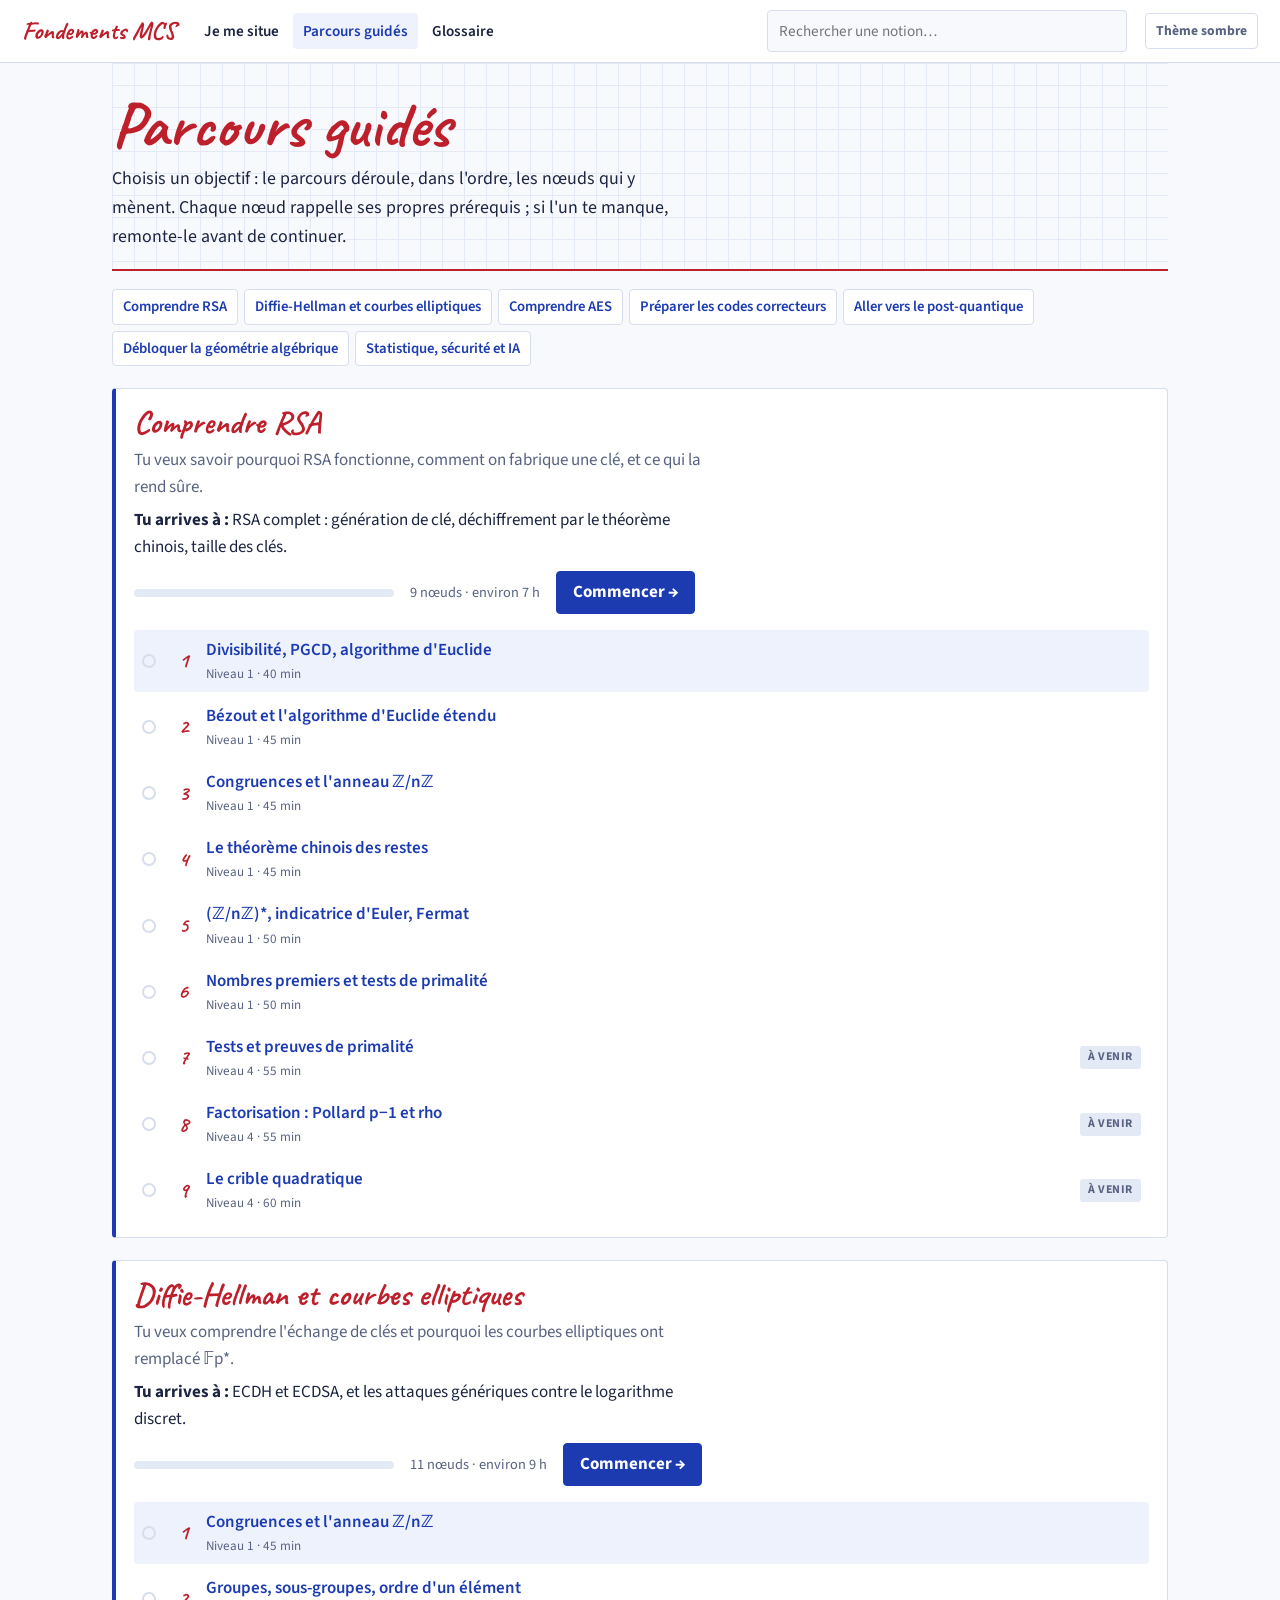
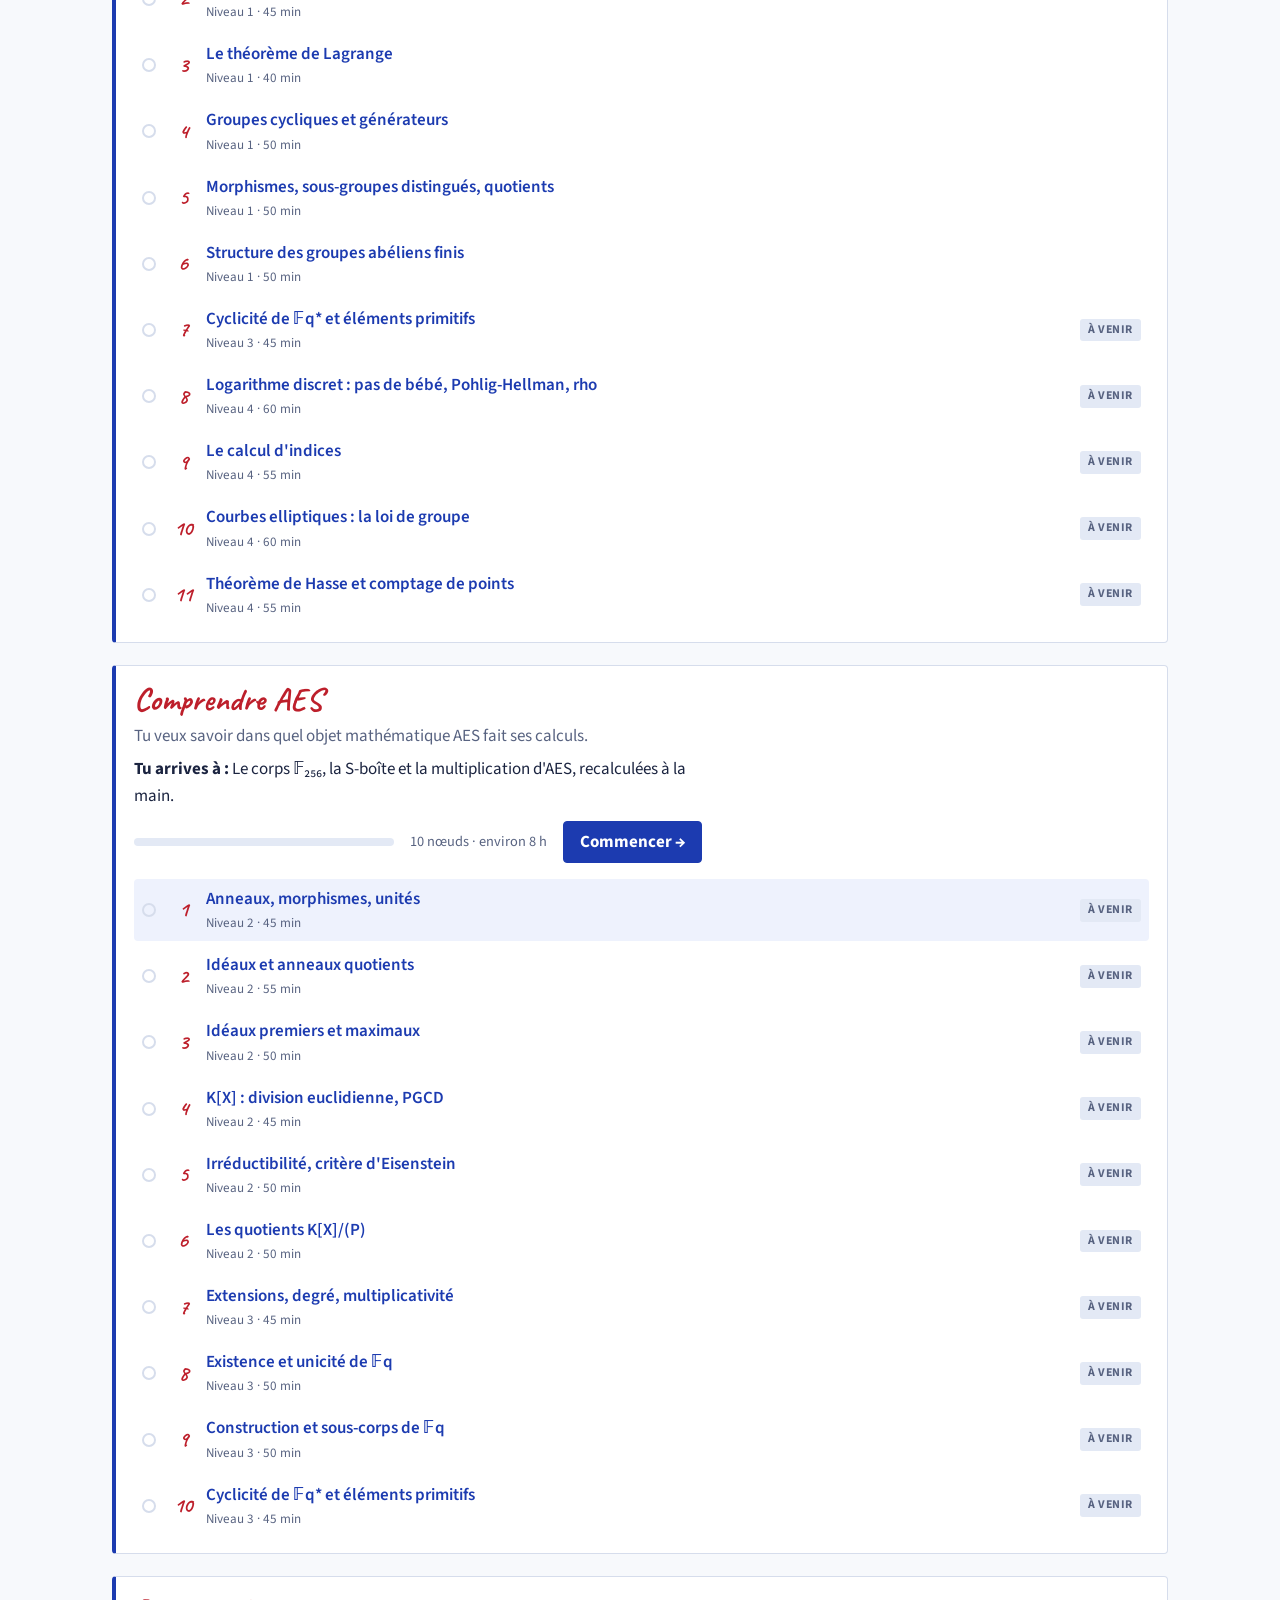
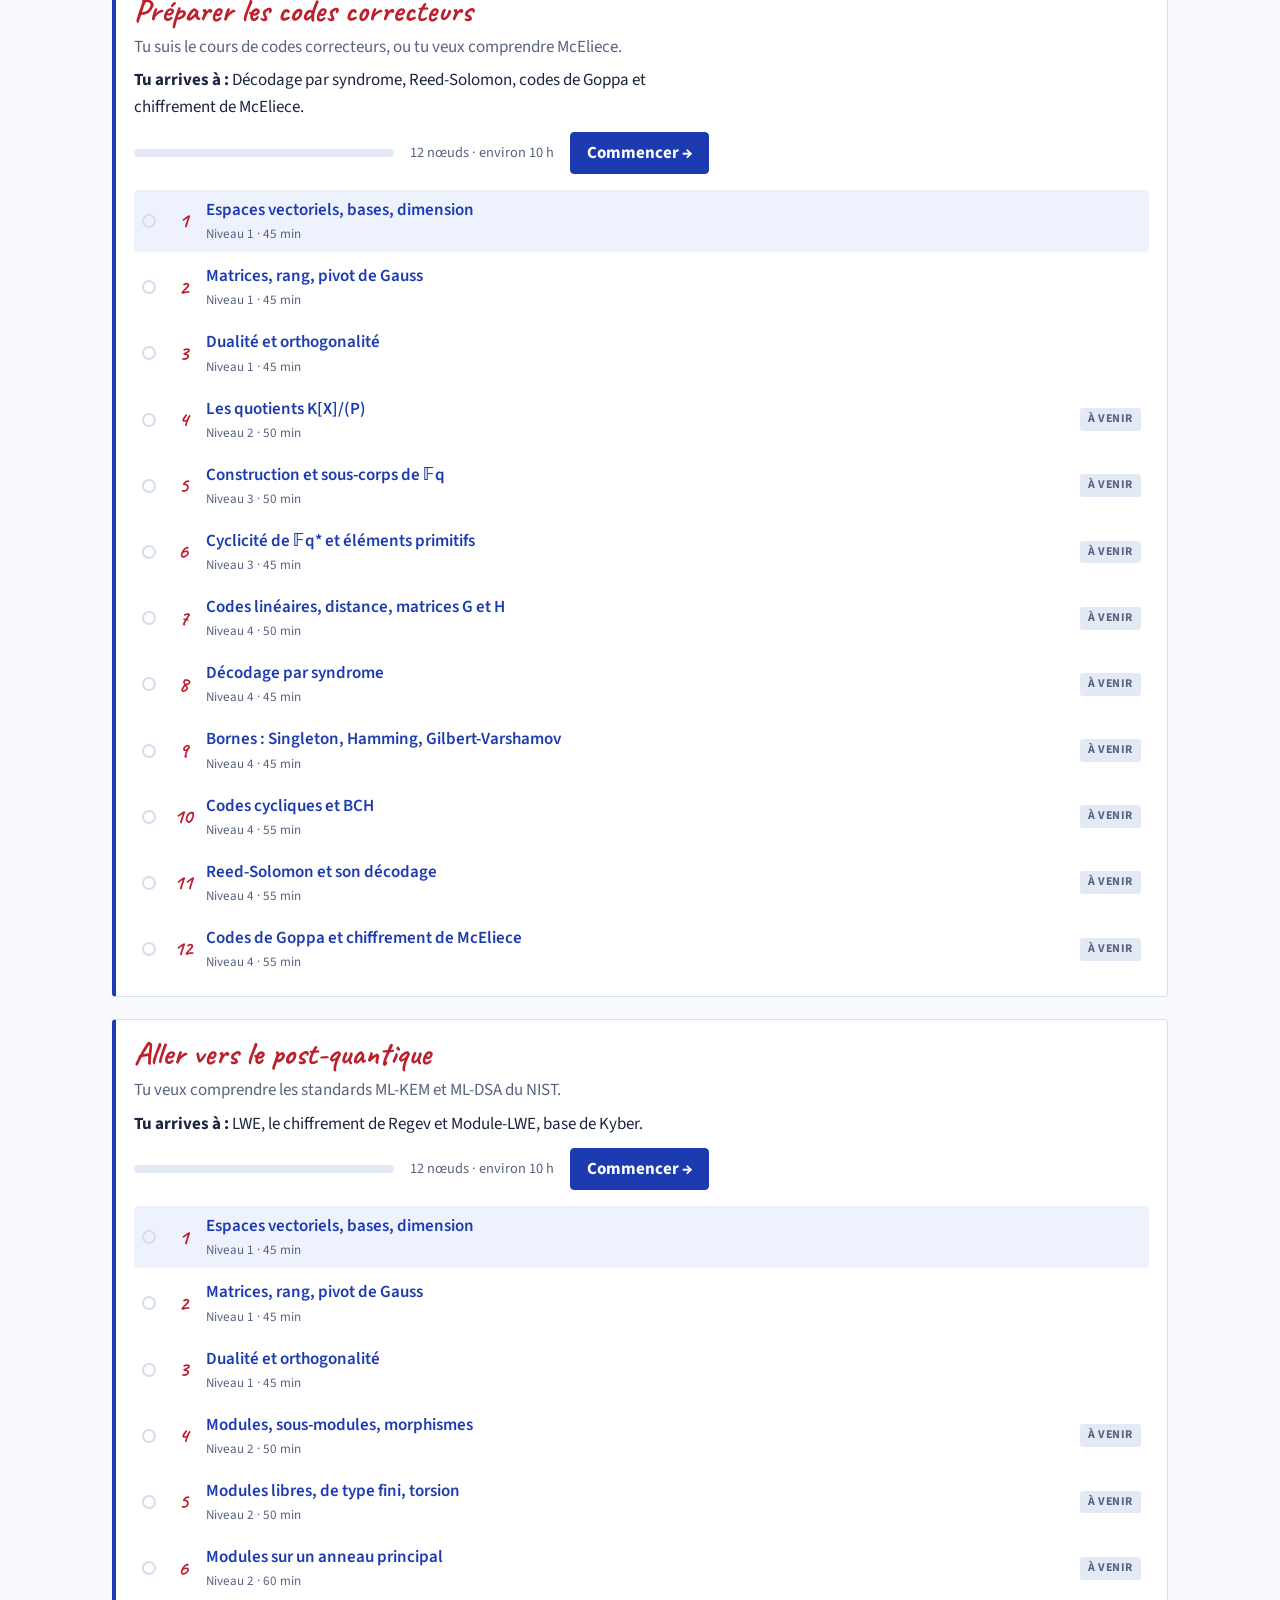
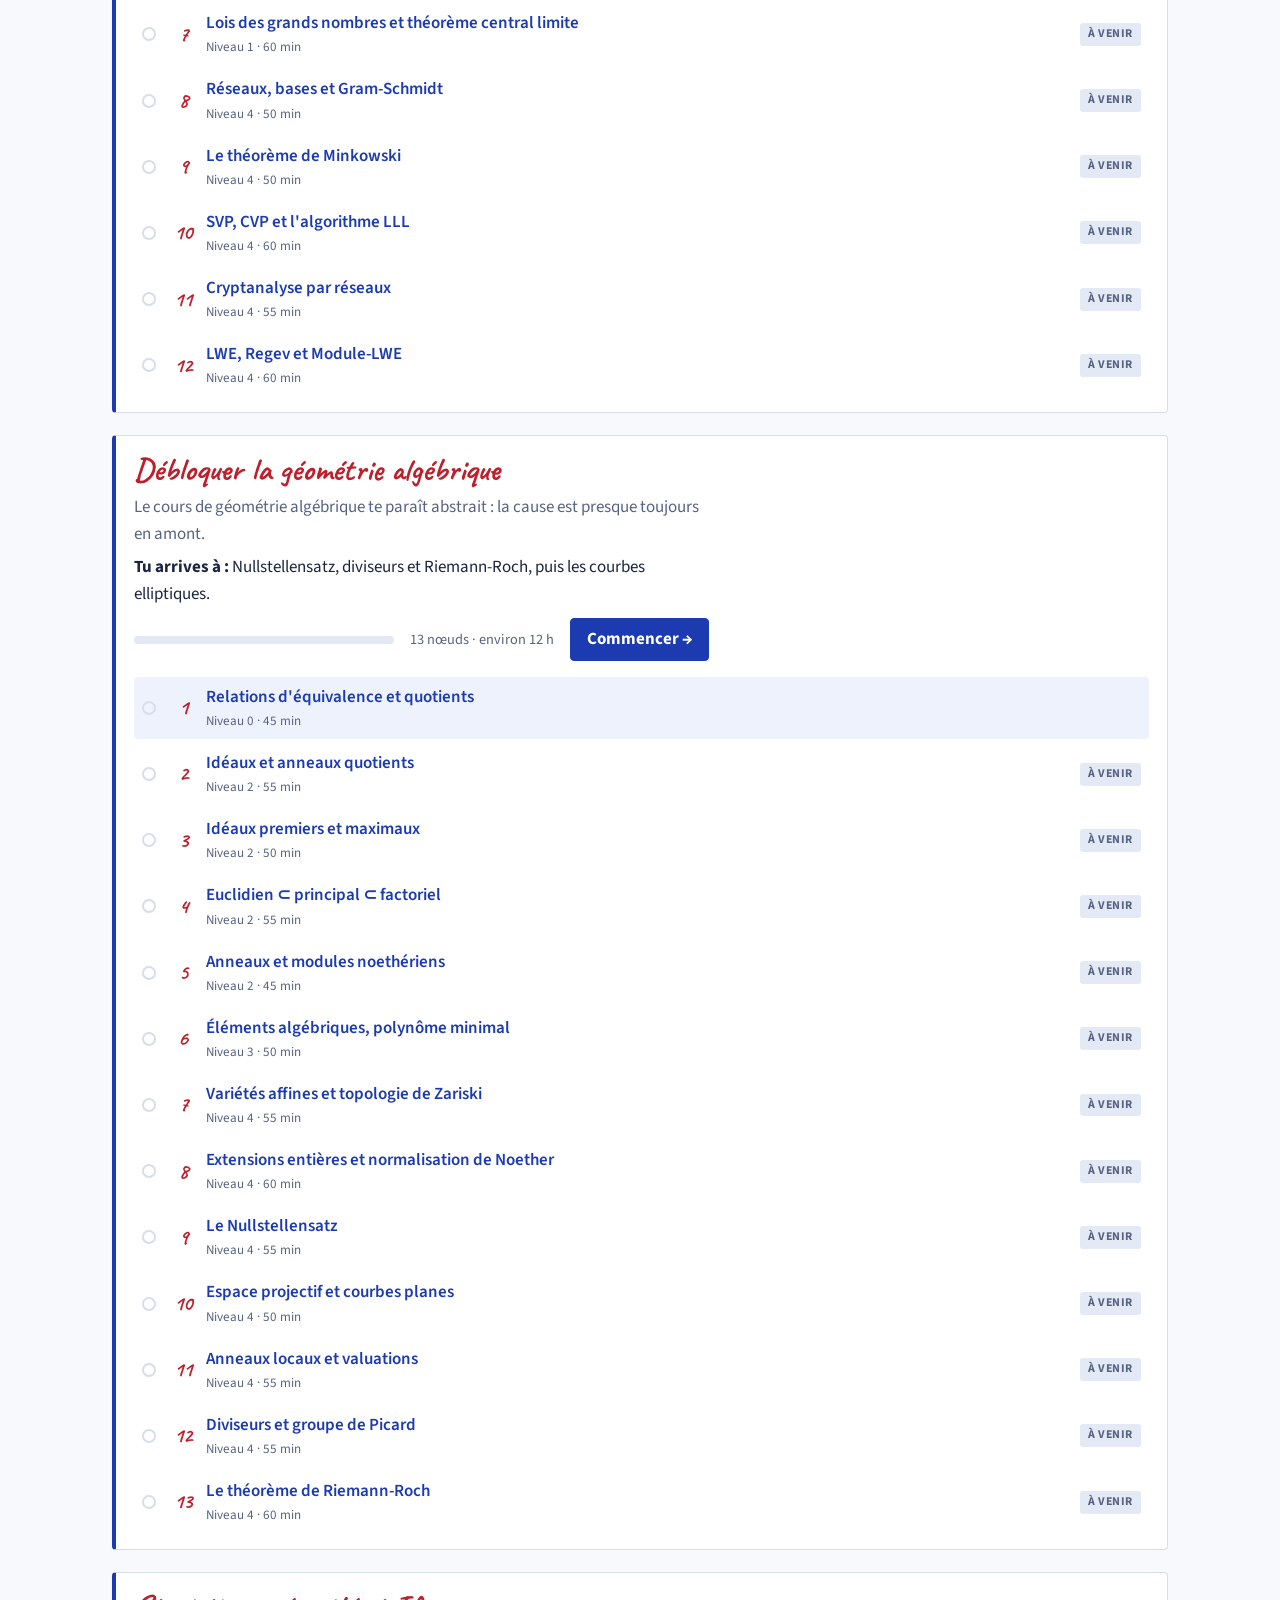
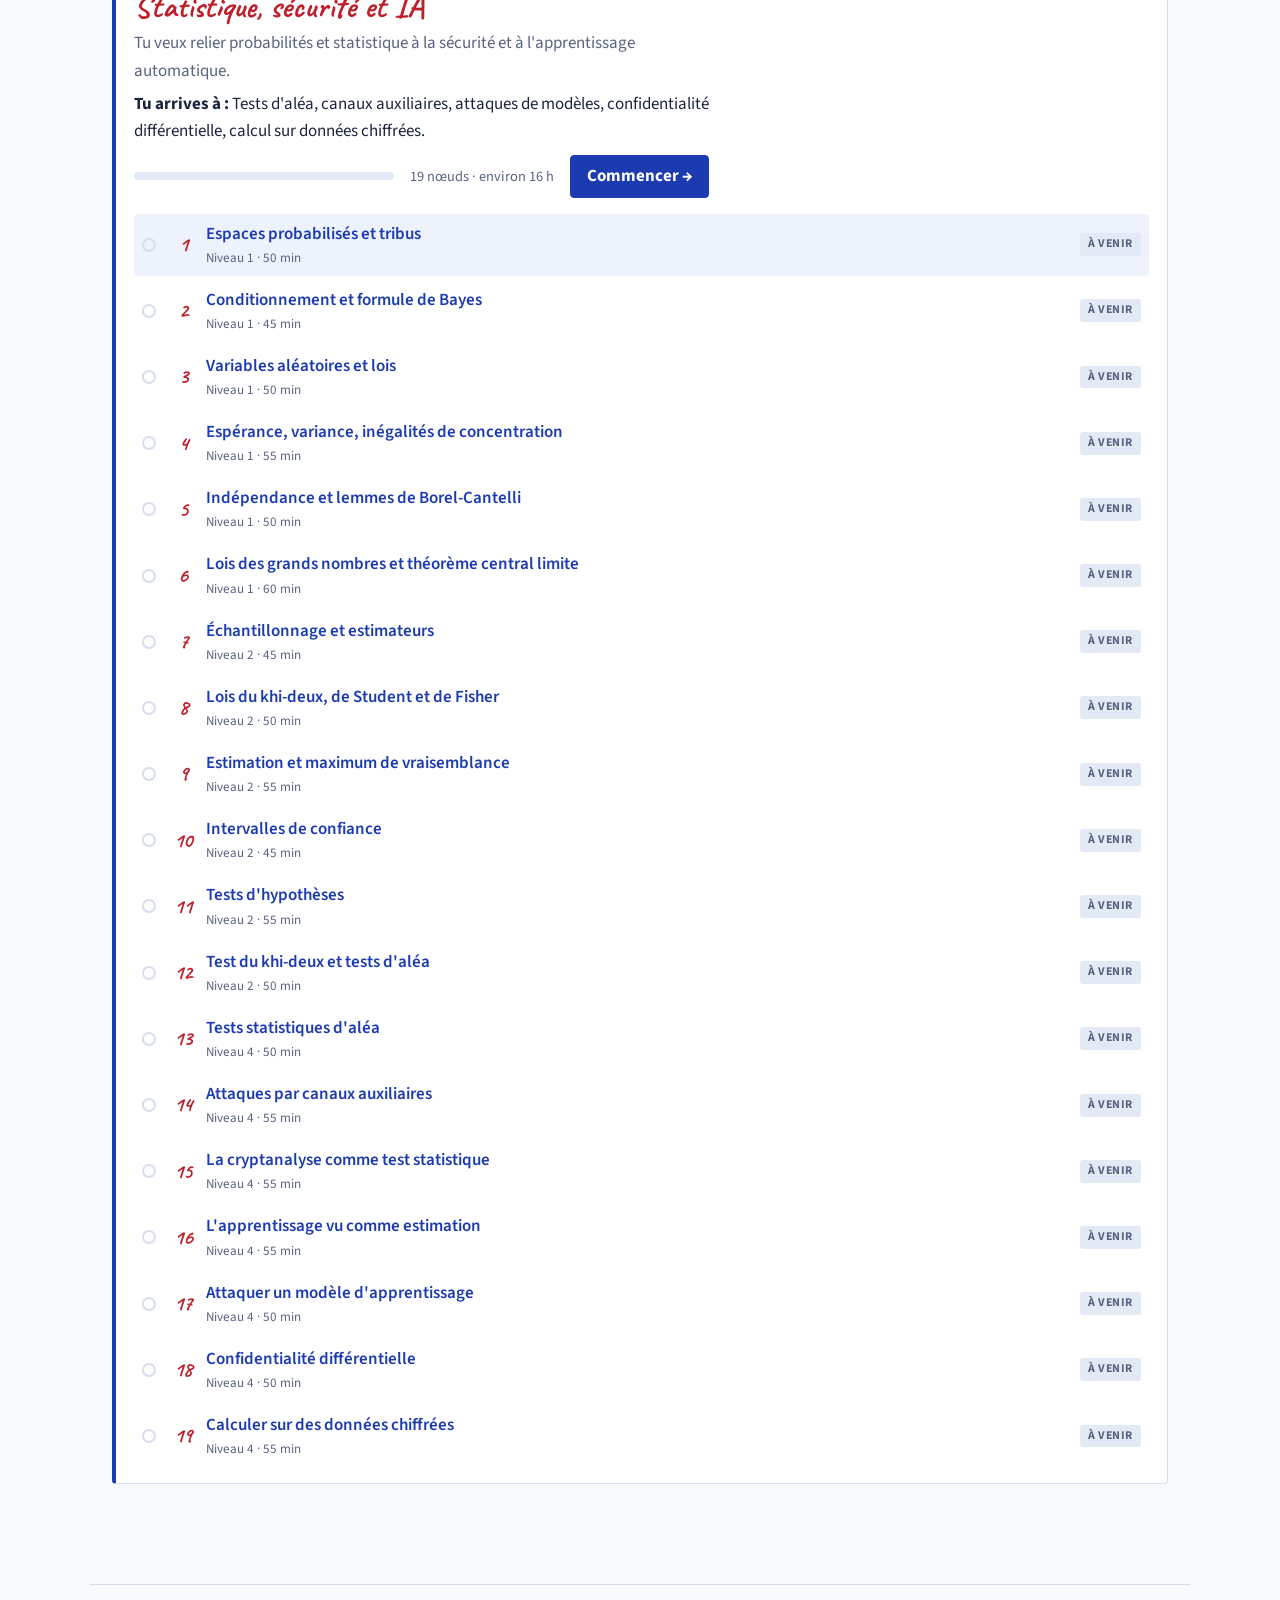
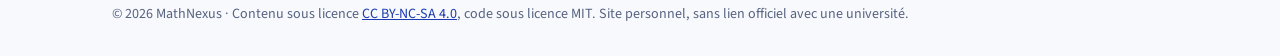
<file: docs/parcours.html>
<!doctype html>
<html lang="fr">
<head>
<meta charset="utf-8">
<meta name="viewport" content="width=device-width, initial-scale=1, viewport-fit=cover">
<title>Parcours guidés — Fondements mathématiques du Master MCS</title>
<meta name="description" content="Les fondements mathématiques du Master Mathématiques, Cryptographie et Sécurité : arithmétique, groupes, anneaux, modules, corps finis, courbes, codes, réseaux et complexité.">
<link rel="stylesheet" href="https://fonts.googleapis.com/css2?family=Caveat:wght@500;700&family=Kalam:wght@400;700&family=JetBrains+Mono:wght@400;600&family=Source+Sans+3:wght@400;600;700&display=swap">
<link rel="stylesheet" href="assets/style.css">
<script>try{var t=localStorage.getItem('mcs-theme');if(t)document.documentElement.dataset.theme=t;}catch(e){}</script>
<script>
window.MathJax = {
  tex: {
    inlineMath: [['\\(', '\\)']], displayMath: [['\\[', '\\]']],
    macros: {
      N:'\\mathbb{N}', Z:'\\mathbb{Z}', Q:'\\mathbb{Q}', R:'\\mathbb{R}',
      C:'\\mathbb{C}', F:'\\mathbb{F}', P:'\\mathbb{P}', A:'\\mathbb{A}',
      Vect:'\\operatorname{Vect}', Ker:'\\operatorname{Ker}', Img:'\\operatorname{Im}',
      pgcd:'\\operatorname{pgcd}', ppcm:'\\operatorname{ppcm}', ord:'\\operatorname{ord}',
      Card:'\\operatorname{Card}', rg:'\\operatorname{rg}', car:'\\operatorname{car}',
      Tr:'\\operatorname{Tr}', Nm:'\\operatorname{N}', Gal:'\\operatorname{Gal}',
      Frob:'\\operatorname{Frob}', wt:'\\operatorname{wt}', dmin:'d_{\\min}',
      Fq:'\\mathbb{F}_q', Fp:'\\mathbb{F}_p', Zn:'\\mathbb{Z}/n\\mathbb{Z}',
      Znz:'(\\mathbb{Z}/n\\mathbb{Z})^{\\times}', legendre:['\\left(\\frac{#1}{#2}\\right)',2]
    }
  },
  options: { skipHtmlTags: ['script','noscript','style','textarea','pre','code'],
             ignoreHtmlClass: 'tex2jax_ignore' },
  svg: { fontCache: 'global' }
};
</script>
<!-- MathJax est embarqué dans le dépôt : le site rend les formules même hors ligne.
     Si le fichier local manque, on retombe sur le CDN. -->
<script defer src="assets/mathjax/tex-svg.js"
        onerror="var s=document.createElement('script');s.defer=true;
                 s.src='https://cdnjs.cloudflare.com/ajax/libs/mathjax/3.2.2/es5/tex-svg.min.js';
                 document.head.appendChild(s);"></script>
</head>
<body>
<header class="barre"><a class="barre-brand" href="index.html">Fondements MCS</a><nav class="barre-liens" aria-label="Outils"><a href="positionnement.html">Je me situe</a><a href="parcours.html" aria-current="page">Parcours guidés</a><a href="glossaire.html">Glossaire</a></nav><div class="rech" role="search"><input type="search" class="rech-in" placeholder="Rechercher une notion…" aria-label="Rechercher une notion" autocomplete="off"><ul class="rech-res" hidden></ul></div><button type="button" class="theme-btn" aria-pressed="false">Thème sombre</button></header><div class="accueil outil">
  <header class="hero"><h1>Parcours guidés</h1>
    <p>Choisis un objectif : le parcours déroule, dans l'ordre, les nœuds qui y mènent. Chaque nœud
    rappelle ses propres prérequis ; si l'un te manque, remonte-le avant de continuer.</p></header>
  <nav class="pc-sommaire" aria-label="Parcours"><a href="#rsa">Comprendre RSA</a><a href="#dh">Diffie-Hellman et courbes elliptiques</a><a href="#aes">Comprendre AES</a><a href="#codes">Préparer les codes correcteurs</a><a href="#pq">Aller vers le post-quantique</a><a href="#ga">Débloquer la géométrie algébrique</a><a href="#ia">Statistique, sécurité et IA</a></nav>
  <article class="parcours" id="rsa" data-noeuds="arith-euclide arith-bezout arith-congruences arith-chinois arith-euler arith-premiers tan-primalite tan-factorisation tan-crible"><header><h2>Comprendre RSA</h2><p class="pc-pour">Tu veux savoir pourquoi RSA fonctionne, comment on fabrique une clé, et ce qui la rend sûre.</p><p><strong>Tu arrives à :</strong> RSA complet : génération de clé, déchiffrement par le théorème chinois, taille des clés.</p><div class="pc-bas"><div class="prog-bar"><div class="prog-fill"></div></div><p class="pc-prog">9 nœuds · environ 7 h</p><a class="btn pc-continuer" href="niveau-1.html#arith-euclide">Commencer →</a></div></header><ol class="pc-liste"><li data-id="arith-euclide"><span class="pc-etat" aria-hidden="true"></span><span class="pc-k">1</span><span class="pc-t"><a href="niveau-1.html#arith-euclide">Divisibilité, PGCD, algorithme d&#x27;Euclide</a><span class="pc-niv">Niveau 1 · 40 min</span></span></li><li data-id="arith-bezout"><span class="pc-etat" aria-hidden="true"></span><span class="pc-k">2</span><span class="pc-t"><a href="niveau-1.html#arith-bezout">Bézout et l&#x27;algorithme d&#x27;Euclide étendu</a><span class="pc-niv">Niveau 1 · 45 min</span></span></li><li data-id="arith-congruences"><span class="pc-etat" aria-hidden="true"></span><span class="pc-k">3</span><span class="pc-t"><a href="niveau-1.html#arith-congruences">Congruences et l&#x27;anneau ℤ/nℤ</a><span class="pc-niv">Niveau 1 · 45 min</span></span></li><li data-id="arith-chinois"><span class="pc-etat" aria-hidden="true"></span><span class="pc-k">4</span><span class="pc-t"><a href="niveau-1.html#arith-chinois">Le théorème chinois des restes</a><span class="pc-niv">Niveau 1 · 45 min</span></span></li><li data-id="arith-euler"><span class="pc-etat" aria-hidden="true"></span><span class="pc-k">5</span><span class="pc-t"><a href="niveau-1.html#arith-euler">(ℤ/nℤ)*, indicatrice d&#x27;Euler, Fermat</a><span class="pc-niv">Niveau 1 · 50 min</span></span></li><li data-id="arith-premiers"><span class="pc-etat" aria-hidden="true"></span><span class="pc-k">6</span><span class="pc-t"><a href="niveau-1.html#arith-premiers">Nombres premiers et tests de primalité</a><span class="pc-niv">Niveau 1 · 50 min</span></span></li><li data-id="tan-primalite"><span class="pc-etat" aria-hidden="true"></span><span class="pc-k">7</span><span class="pc-t"><a href="niveau-4.html#tan-primalite">Tests et preuves de primalité</a><span class="pc-niv">Niveau 4 · 55 min</span></span><span class="badge avenir">à venir</span></li><li data-id="tan-factorisation"><span class="pc-etat" aria-hidden="true"></span><span class="pc-k">8</span><span class="pc-t"><a href="niveau-4.html#tan-factorisation">Factorisation : Pollard p−1 et rho</a><span class="pc-niv">Niveau 4 · 55 min</span></span><span class="badge avenir">à venir</span></li><li data-id="tan-crible"><span class="pc-etat" aria-hidden="true"></span><span class="pc-k">9</span><span class="pc-t"><a href="niveau-4.html#tan-crible">Le crible quadratique</a><span class="pc-niv">Niveau 4 · 60 min</span></span><span class="badge avenir">à venir</span></li></ol></article>
<article class="parcours" id="dh" data-noeuds="arith-congruences grp-base grp-lagrange grp-cycliques grp-morphismes grp-abeliens cf-cyclique tan-logdiscret tan-indices ga-elliptiques ga-hasse"><header><h2>Diffie-Hellman et courbes elliptiques</h2><p class="pc-pour">Tu veux comprendre l'échange de clés et pourquoi les courbes elliptiques ont remplacé 𝔽p*.</p><p><strong>Tu arrives à :</strong> ECDH et ECDSA, et les attaques génériques contre le logarithme discret.</p><div class="pc-bas"><div class="prog-bar"><div class="prog-fill"></div></div><p class="pc-prog">11 nœuds · environ 9 h</p><a class="btn pc-continuer" href="niveau-1.html#arith-congruences">Commencer →</a></div></header><ol class="pc-liste"><li data-id="arith-congruences"><span class="pc-etat" aria-hidden="true"></span><span class="pc-k">1</span><span class="pc-t"><a href="niveau-1.html#arith-congruences">Congruences et l&#x27;anneau ℤ/nℤ</a><span class="pc-niv">Niveau 1 · 45 min</span></span></li><li data-id="grp-base"><span class="pc-etat" aria-hidden="true"></span><span class="pc-k">2</span><span class="pc-t"><a href="niveau-1.html#grp-base">Groupes, sous-groupes, ordre d&#x27;un élément</a><span class="pc-niv">Niveau 1 · 45 min</span></span></li><li data-id="grp-lagrange"><span class="pc-etat" aria-hidden="true"></span><span class="pc-k">3</span><span class="pc-t"><a href="niveau-1.html#grp-lagrange">Le théorème de Lagrange</a><span class="pc-niv">Niveau 1 · 40 min</span></span></li><li data-id="grp-cycliques"><span class="pc-etat" aria-hidden="true"></span><span class="pc-k">4</span><span class="pc-t"><a href="niveau-1.html#grp-cycliques">Groupes cycliques et générateurs</a><span class="pc-niv">Niveau 1 · 50 min</span></span></li><li data-id="grp-morphismes"><span class="pc-etat" aria-hidden="true"></span><span class="pc-k">5</span><span class="pc-t"><a href="niveau-1.html#grp-morphismes">Morphismes, sous-groupes distingués, quotients</a><span class="pc-niv">Niveau 1 · 50 min</span></span></li><li data-id="grp-abeliens"><span class="pc-etat" aria-hidden="true"></span><span class="pc-k">6</span><span class="pc-t"><a href="niveau-1.html#grp-abeliens">Structure des groupes abéliens finis</a><span class="pc-niv">Niveau 1 · 50 min</span></span></li><li data-id="cf-cyclique"><span class="pc-etat" aria-hidden="true"></span><span class="pc-k">7</span><span class="pc-t"><a href="niveau-3.html#cf-cyclique">Cyclicité de 𝔽q* et éléments primitifs</a><span class="pc-niv">Niveau 3 · 45 min</span></span><span class="badge avenir">à venir</span></li><li data-id="tan-logdiscret"><span class="pc-etat" aria-hidden="true"></span><span class="pc-k">8</span><span class="pc-t"><a href="niveau-4.html#tan-logdiscret">Logarithme discret : pas de bébé, Pohlig-Hellman, rho</a><span class="pc-niv">Niveau 4 · 60 min</span></span><span class="badge avenir">à venir</span></li><li data-id="tan-indices"><span class="pc-etat" aria-hidden="true"></span><span class="pc-k">9</span><span class="pc-t"><a href="niveau-4.html#tan-indices">Le calcul d&#x27;indices</a><span class="pc-niv">Niveau 4 · 55 min</span></span><span class="badge avenir">à venir</span></li><li data-id="ga-elliptiques"><span class="pc-etat" aria-hidden="true"></span><span class="pc-k">10</span><span class="pc-t"><a href="niveau-4.html#ga-elliptiques">Courbes elliptiques : la loi de groupe</a><span class="pc-niv">Niveau 4 · 60 min</span></span><span class="badge avenir">à venir</span></li><li data-id="ga-hasse"><span class="pc-etat" aria-hidden="true"></span><span class="pc-k">11</span><span class="pc-t"><a href="niveau-4.html#ga-hasse">Théorème de Hasse et comptage de points</a><span class="pc-niv">Niveau 4 · 55 min</span></span><span class="badge avenir">à venir</span></li></ol></article>
<article class="parcours" id="aes" data-noeuds="ann-base ann-ideaux ann-premiers-max poly-division poly-irreductible poly-quotient ext-degre cf-existence cf-construction cf-cyclique"><header><h2>Comprendre AES</h2><p class="pc-pour">Tu veux savoir dans quel objet mathématique AES fait ses calculs.</p><p><strong>Tu arrives à :</strong> Le corps 𝔽₂₅₆, la S-boîte et la multiplication d'AES, recalculées à la main.</p><div class="pc-bas"><div class="prog-bar"><div class="prog-fill"></div></div><p class="pc-prog">10 nœuds · environ 8 h</p><a class="btn pc-continuer" href="niveau-2.html#ann-base">Commencer →</a></div></header><ol class="pc-liste"><li data-id="ann-base"><span class="pc-etat" aria-hidden="true"></span><span class="pc-k">1</span><span class="pc-t"><a href="niveau-2.html#ann-base">Anneaux, morphismes, unités</a><span class="pc-niv">Niveau 2 · 45 min</span></span><span class="badge avenir">à venir</span></li><li data-id="ann-ideaux"><span class="pc-etat" aria-hidden="true"></span><span class="pc-k">2</span><span class="pc-t"><a href="niveau-2.html#ann-ideaux">Idéaux et anneaux quotients</a><span class="pc-niv">Niveau 2 · 55 min</span></span><span class="badge avenir">à venir</span></li><li data-id="ann-premiers-max"><span class="pc-etat" aria-hidden="true"></span><span class="pc-k">3</span><span class="pc-t"><a href="niveau-2.html#ann-premiers-max">Idéaux premiers et maximaux</a><span class="pc-niv">Niveau 2 · 50 min</span></span><span class="badge avenir">à venir</span></li><li data-id="poly-division"><span class="pc-etat" aria-hidden="true"></span><span class="pc-k">4</span><span class="pc-t"><a href="niveau-2.html#poly-division">K[X] : division euclidienne, PGCD</a><span class="pc-niv">Niveau 2 · 45 min</span></span><span class="badge avenir">à venir</span></li><li data-id="poly-irreductible"><span class="pc-etat" aria-hidden="true"></span><span class="pc-k">5</span><span class="pc-t"><a href="niveau-2.html#poly-irreductible">Irréductibilité, critère d&#x27;Eisenstein</a><span class="pc-niv">Niveau 2 · 50 min</span></span><span class="badge avenir">à venir</span></li><li data-id="poly-quotient"><span class="pc-etat" aria-hidden="true"></span><span class="pc-k">6</span><span class="pc-t"><a href="niveau-2.html#poly-quotient">Les quotients K[X]/(P)</a><span class="pc-niv">Niveau 2 · 50 min</span></span><span class="badge avenir">à venir</span></li><li data-id="ext-degre"><span class="pc-etat" aria-hidden="true"></span><span class="pc-k">7</span><span class="pc-t"><a href="niveau-3.html#ext-degre">Extensions, degré, multiplicativité</a><span class="pc-niv">Niveau 3 · 45 min</span></span><span class="badge avenir">à venir</span></li><li data-id="cf-existence"><span class="pc-etat" aria-hidden="true"></span><span class="pc-k">8</span><span class="pc-t"><a href="niveau-3.html#cf-existence">Existence et unicité de 𝔽q</a><span class="pc-niv">Niveau 3 · 50 min</span></span><span class="badge avenir">à venir</span></li><li data-id="cf-construction"><span class="pc-etat" aria-hidden="true"></span><span class="pc-k">9</span><span class="pc-t"><a href="niveau-3.html#cf-construction">Construction et sous-corps de 𝔽q</a><span class="pc-niv">Niveau 3 · 50 min</span></span><span class="badge avenir">à venir</span></li><li data-id="cf-cyclique"><span class="pc-etat" aria-hidden="true"></span><span class="pc-k">10</span><span class="pc-t"><a href="niveau-3.html#cf-cyclique">Cyclicité de 𝔽q* et éléments primitifs</a><span class="pc-niv">Niveau 3 · 45 min</span></span><span class="badge avenir">à venir</span></li></ol></article>
<article class="parcours" id="codes" data-noeuds="lin-ev lin-matrices lin-dualite poly-quotient cf-construction cf-cyclique codes-lineaires codes-syndrome codes-bornes codes-cycliques codes-rs codes-goppa"><header><h2>Préparer les codes correcteurs</h2><p class="pc-pour">Tu suis le cours de codes correcteurs, ou tu veux comprendre McEliece.</p><p><strong>Tu arrives à :</strong> Décodage par syndrome, Reed-Solomon, codes de Goppa et chiffrement de McEliece.</p><div class="pc-bas"><div class="prog-bar"><div class="prog-fill"></div></div><p class="pc-prog">12 nœuds · environ 10 h</p><a class="btn pc-continuer" href="niveau-1.html#lin-ev">Commencer →</a></div></header><ol class="pc-liste"><li data-id="lin-ev"><span class="pc-etat" aria-hidden="true"></span><span class="pc-k">1</span><span class="pc-t"><a href="niveau-1.html#lin-ev">Espaces vectoriels, bases, dimension</a><span class="pc-niv">Niveau 1 · 45 min</span></span></li><li data-id="lin-matrices"><span class="pc-etat" aria-hidden="true"></span><span class="pc-k">2</span><span class="pc-t"><a href="niveau-1.html#lin-matrices">Matrices, rang, pivot de Gauss</a><span class="pc-niv">Niveau 1 · 45 min</span></span></li><li data-id="lin-dualite"><span class="pc-etat" aria-hidden="true"></span><span class="pc-k">3</span><span class="pc-t"><a href="niveau-1.html#lin-dualite">Dualité et orthogonalité</a><span class="pc-niv">Niveau 1 · 45 min</span></span></li><li data-id="poly-quotient"><span class="pc-etat" aria-hidden="true"></span><span class="pc-k">4</span><span class="pc-t"><a href="niveau-2.html#poly-quotient">Les quotients K[X]/(P)</a><span class="pc-niv">Niveau 2 · 50 min</span></span><span class="badge avenir">à venir</span></li><li data-id="cf-construction"><span class="pc-etat" aria-hidden="true"></span><span class="pc-k">5</span><span class="pc-t"><a href="niveau-3.html#cf-construction">Construction et sous-corps de 𝔽q</a><span class="pc-niv">Niveau 3 · 50 min</span></span><span class="badge avenir">à venir</span></li><li data-id="cf-cyclique"><span class="pc-etat" aria-hidden="true"></span><span class="pc-k">6</span><span class="pc-t"><a href="niveau-3.html#cf-cyclique">Cyclicité de 𝔽q* et éléments primitifs</a><span class="pc-niv">Niveau 3 · 45 min</span></span><span class="badge avenir">à venir</span></li><li data-id="codes-lineaires"><span class="pc-etat" aria-hidden="true"></span><span class="pc-k">7</span><span class="pc-t"><a href="niveau-4.html#codes-lineaires">Codes linéaires, distance, matrices G et H</a><span class="pc-niv">Niveau 4 · 50 min</span></span><span class="badge avenir">à venir</span></li><li data-id="codes-syndrome"><span class="pc-etat" aria-hidden="true"></span><span class="pc-k">8</span><span class="pc-t"><a href="niveau-4.html#codes-syndrome">Décodage par syndrome</a><span class="pc-niv">Niveau 4 · 45 min</span></span><span class="badge avenir">à venir</span></li><li data-id="codes-bornes"><span class="pc-etat" aria-hidden="true"></span><span class="pc-k">9</span><span class="pc-t"><a href="niveau-4.html#codes-bornes">Bornes : Singleton, Hamming, Gilbert-Varshamov</a><span class="pc-niv">Niveau 4 · 45 min</span></span><span class="badge avenir">à venir</span></li><li data-id="codes-cycliques"><span class="pc-etat" aria-hidden="true"></span><span class="pc-k">10</span><span class="pc-t"><a href="niveau-4.html#codes-cycliques">Codes cycliques et BCH</a><span class="pc-niv">Niveau 4 · 55 min</span></span><span class="badge avenir">à venir</span></li><li data-id="codes-rs"><span class="pc-etat" aria-hidden="true"></span><span class="pc-k">11</span><span class="pc-t"><a href="niveau-4.html#codes-rs">Reed-Solomon et son décodage</a><span class="pc-niv">Niveau 4 · 55 min</span></span><span class="badge avenir">à venir</span></li><li data-id="codes-goppa"><span class="pc-etat" aria-hidden="true"></span><span class="pc-k">12</span><span class="pc-t"><a href="niveau-4.html#codes-goppa">Codes de Goppa et chiffrement de McEliece</a><span class="pc-niv">Niveau 4 · 55 min</span></span><span class="badge avenir">à venir</span></li></ol></article>
<article class="parcours" id="pq" data-noeuds="lin-ev lin-matrices lin-dualite mod-base mod-libres mod-structure proba-tcl res-base res-minkowski res-lll res-cryptanalyse res-lwe"><header><h2>Aller vers le post-quantique</h2><p class="pc-pour">Tu veux comprendre les standards ML-KEM et ML-DSA du NIST.</p><p><strong>Tu arrives à :</strong> LWE, le chiffrement de Regev et Module-LWE, base de Kyber.</p><div class="pc-bas"><div class="prog-bar"><div class="prog-fill"></div></div><p class="pc-prog">12 nœuds · environ 10 h</p><a class="btn pc-continuer" href="niveau-1.html#lin-ev">Commencer →</a></div></header><ol class="pc-liste"><li data-id="lin-ev"><span class="pc-etat" aria-hidden="true"></span><span class="pc-k">1</span><span class="pc-t"><a href="niveau-1.html#lin-ev">Espaces vectoriels, bases, dimension</a><span class="pc-niv">Niveau 1 · 45 min</span></span></li><li data-id="lin-matrices"><span class="pc-etat" aria-hidden="true"></span><span class="pc-k">2</span><span class="pc-t"><a href="niveau-1.html#lin-matrices">Matrices, rang, pivot de Gauss</a><span class="pc-niv">Niveau 1 · 45 min</span></span></li><li data-id="lin-dualite"><span class="pc-etat" aria-hidden="true"></span><span class="pc-k">3</span><span class="pc-t"><a href="niveau-1.html#lin-dualite">Dualité et orthogonalité</a><span class="pc-niv">Niveau 1 · 45 min</span></span></li><li data-id="mod-base"><span class="pc-etat" aria-hidden="true"></span><span class="pc-k">4</span><span class="pc-t"><a href="niveau-2.html#mod-base">Modules, sous-modules, morphismes</a><span class="pc-niv">Niveau 2 · 50 min</span></span><span class="badge avenir">à venir</span></li><li data-id="mod-libres"><span class="pc-etat" aria-hidden="true"></span><span class="pc-k">5</span><span class="pc-t"><a href="niveau-2.html#mod-libres">Modules libres, de type fini, torsion</a><span class="pc-niv">Niveau 2 · 50 min</span></span><span class="badge avenir">à venir</span></li><li data-id="mod-structure"><span class="pc-etat" aria-hidden="true"></span><span class="pc-k">6</span><span class="pc-t"><a href="niveau-2.html#mod-structure">Modules sur un anneau principal</a><span class="pc-niv">Niveau 2 · 60 min</span></span><span class="badge avenir">à venir</span></li><li data-id="proba-tcl"><span class="pc-etat" aria-hidden="true"></span><span class="pc-k">7</span><span class="pc-t"><a href="niveau-1.html#proba-tcl">Lois des grands nombres et théorème central limite</a><span class="pc-niv">Niveau 1 · 60 min</span></span><span class="badge avenir">à venir</span></li><li data-id="res-base"><span class="pc-etat" aria-hidden="true"></span><span class="pc-k">8</span><span class="pc-t"><a href="niveau-4.html#res-base">Réseaux, bases et Gram-Schmidt</a><span class="pc-niv">Niveau 4 · 50 min</span></span><span class="badge avenir">à venir</span></li><li data-id="res-minkowski"><span class="pc-etat" aria-hidden="true"></span><span class="pc-k">9</span><span class="pc-t"><a href="niveau-4.html#res-minkowski">Le théorème de Minkowski</a><span class="pc-niv">Niveau 4 · 50 min</span></span><span class="badge avenir">à venir</span></li><li data-id="res-lll"><span class="pc-etat" aria-hidden="true"></span><span class="pc-k">10</span><span class="pc-t"><a href="niveau-4.html#res-lll">SVP, CVP et l&#x27;algorithme LLL</a><span class="pc-niv">Niveau 4 · 60 min</span></span><span class="badge avenir">à venir</span></li><li data-id="res-cryptanalyse"><span class="pc-etat" aria-hidden="true"></span><span class="pc-k">11</span><span class="pc-t"><a href="niveau-4.html#res-cryptanalyse">Cryptanalyse par réseaux</a><span class="pc-niv">Niveau 4 · 55 min</span></span><span class="badge avenir">à venir</span></li><li data-id="res-lwe"><span class="pc-etat" aria-hidden="true"></span><span class="pc-k">12</span><span class="pc-t"><a href="niveau-4.html#res-lwe">LWE, Regev et Module-LWE</a><span class="pc-niv">Niveau 4 · 60 min</span></span><span class="badge avenir">à venir</span></li></ol></article>
<article class="parcours" id="ga" data-noeuds="quotients ann-ideaux ann-premiers-max ann-euclidiens mod-noetherien ext-algebrique ga-varietes ga-noether ga-nullstellensatz ga-projectif ga-locaux ga-diviseurs ga-riemann-roch"><header><h2>Débloquer la géométrie algébrique</h2><p class="pc-pour">Le cours de géométrie algébrique te paraît abstrait : la cause est presque toujours en amont.</p><p><strong>Tu arrives à :</strong> Nullstellensatz, diviseurs et Riemann-Roch, puis les courbes elliptiques.</p><div class="pc-bas"><div class="prog-bar"><div class="prog-fill"></div></div><p class="pc-prog">13 nœuds · environ 12 h</p><a class="btn pc-continuer" href="niveau-0.html#quotients">Commencer →</a></div></header><ol class="pc-liste"><li data-id="quotients"><span class="pc-etat" aria-hidden="true"></span><span class="pc-k">1</span><span class="pc-t"><a href="niveau-0.html#quotients">Relations d&#x27;équivalence et quotients</a><span class="pc-niv">Niveau 0 · 45 min</span></span></li><li data-id="ann-ideaux"><span class="pc-etat" aria-hidden="true"></span><span class="pc-k">2</span><span class="pc-t"><a href="niveau-2.html#ann-ideaux">Idéaux et anneaux quotients</a><span class="pc-niv">Niveau 2 · 55 min</span></span><span class="badge avenir">à venir</span></li><li data-id="ann-premiers-max"><span class="pc-etat" aria-hidden="true"></span><span class="pc-k">3</span><span class="pc-t"><a href="niveau-2.html#ann-premiers-max">Idéaux premiers et maximaux</a><span class="pc-niv">Niveau 2 · 50 min</span></span><span class="badge avenir">à venir</span></li><li data-id="ann-euclidiens"><span class="pc-etat" aria-hidden="true"></span><span class="pc-k">4</span><span class="pc-t"><a href="niveau-2.html#ann-euclidiens">Euclidien ⊂ principal ⊂ factoriel</a><span class="pc-niv">Niveau 2 · 55 min</span></span><span class="badge avenir">à venir</span></li><li data-id="mod-noetherien"><span class="pc-etat" aria-hidden="true"></span><span class="pc-k">5</span><span class="pc-t"><a href="niveau-2.html#mod-noetherien">Anneaux et modules noethériens</a><span class="pc-niv">Niveau 2 · 45 min</span></span><span class="badge avenir">à venir</span></li><li data-id="ext-algebrique"><span class="pc-etat" aria-hidden="true"></span><span class="pc-k">6</span><span class="pc-t"><a href="niveau-3.html#ext-algebrique">Éléments algébriques, polynôme minimal</a><span class="pc-niv">Niveau 3 · 50 min</span></span><span class="badge avenir">à venir</span></li><li data-id="ga-varietes"><span class="pc-etat" aria-hidden="true"></span><span class="pc-k">7</span><span class="pc-t"><a href="niveau-4.html#ga-varietes">Variétés affines et topologie de Zariski</a><span class="pc-niv">Niveau 4 · 55 min</span></span><span class="badge avenir">à venir</span></li><li data-id="ga-noether"><span class="pc-etat" aria-hidden="true"></span><span class="pc-k">8</span><span class="pc-t"><a href="niveau-4.html#ga-noether">Extensions entières et normalisation de Noether</a><span class="pc-niv">Niveau 4 · 60 min</span></span><span class="badge avenir">à venir</span></li><li data-id="ga-nullstellensatz"><span class="pc-etat" aria-hidden="true"></span><span class="pc-k">9</span><span class="pc-t"><a href="niveau-4.html#ga-nullstellensatz">Le Nullstellensatz</a><span class="pc-niv">Niveau 4 · 55 min</span></span><span class="badge avenir">à venir</span></li><li data-id="ga-projectif"><span class="pc-etat" aria-hidden="true"></span><span class="pc-k">10</span><span class="pc-t"><a href="niveau-4.html#ga-projectif">Espace projectif et courbes planes</a><span class="pc-niv">Niveau 4 · 50 min</span></span><span class="badge avenir">à venir</span></li><li data-id="ga-locaux"><span class="pc-etat" aria-hidden="true"></span><span class="pc-k">11</span><span class="pc-t"><a href="niveau-4.html#ga-locaux">Anneaux locaux et valuations</a><span class="pc-niv">Niveau 4 · 55 min</span></span><span class="badge avenir">à venir</span></li><li data-id="ga-diviseurs"><span class="pc-etat" aria-hidden="true"></span><span class="pc-k">12</span><span class="pc-t"><a href="niveau-4.html#ga-diviseurs">Diviseurs et groupe de Picard</a><span class="pc-niv">Niveau 4 · 55 min</span></span><span class="badge avenir">à venir</span></li><li data-id="ga-riemann-roch"><span class="pc-etat" aria-hidden="true"></span><span class="pc-k">13</span><span class="pc-t"><a href="niveau-4.html#ga-riemann-roch">Le théorème de Riemann-Roch</a><span class="pc-niv">Niveau 4 · 60 min</span></span><span class="badge avenir">à venir</span></li></ol></article>
<article class="parcours" id="ia" data-noeuds="proba-espaces proba-bayes proba-va proba-esperance proba-independance proba-tcl stat-echantillon stat-lois stat-estimation stat-ic stat-tests stat-khi2 ia-tests-alea ia-canaux ia-distingueurs ia-apprentissage ia-attaques ia-confidentialite ia-homomorphe"><header><h2>Statistique, sécurité et IA</h2><p class="pc-pour">Tu veux relier probabilités et statistique à la sécurité et à l'apprentissage automatique.</p><p><strong>Tu arrives à :</strong> Tests d'aléa, canaux auxiliaires, attaques de modèles, confidentialité différentielle, calcul sur données chiffrées.</p><div class="pc-bas"><div class="prog-bar"><div class="prog-fill"></div></div><p class="pc-prog">19 nœuds · environ 16 h</p><a class="btn pc-continuer" href="niveau-1.html#proba-espaces">Commencer →</a></div></header><ol class="pc-liste"><li data-id="proba-espaces"><span class="pc-etat" aria-hidden="true"></span><span class="pc-k">1</span><span class="pc-t"><a href="niveau-1.html#proba-espaces">Espaces probabilisés et tribus</a><span class="pc-niv">Niveau 1 · 50 min</span></span><span class="badge avenir">à venir</span></li><li data-id="proba-bayes"><span class="pc-etat" aria-hidden="true"></span><span class="pc-k">2</span><span class="pc-t"><a href="niveau-1.html#proba-bayes">Conditionnement et formule de Bayes</a><span class="pc-niv">Niveau 1 · 45 min</span></span><span class="badge avenir">à venir</span></li><li data-id="proba-va"><span class="pc-etat" aria-hidden="true"></span><span class="pc-k">3</span><span class="pc-t"><a href="niveau-1.html#proba-va">Variables aléatoires et lois</a><span class="pc-niv">Niveau 1 · 50 min</span></span><span class="badge avenir">à venir</span></li><li data-id="proba-esperance"><span class="pc-etat" aria-hidden="true"></span><span class="pc-k">4</span><span class="pc-t"><a href="niveau-1.html#proba-esperance">Espérance, variance, inégalités de concentration</a><span class="pc-niv">Niveau 1 · 55 min</span></span><span class="badge avenir">à venir</span></li><li data-id="proba-independance"><span class="pc-etat" aria-hidden="true"></span><span class="pc-k">5</span><span class="pc-t"><a href="niveau-1.html#proba-independance">Indépendance et lemmes de Borel-Cantelli</a><span class="pc-niv">Niveau 1 · 50 min</span></span><span class="badge avenir">à venir</span></li><li data-id="proba-tcl"><span class="pc-etat" aria-hidden="true"></span><span class="pc-k">6</span><span class="pc-t"><a href="niveau-1.html#proba-tcl">Lois des grands nombres et théorème central limite</a><span class="pc-niv">Niveau 1 · 60 min</span></span><span class="badge avenir">à venir</span></li><li data-id="stat-echantillon"><span class="pc-etat" aria-hidden="true"></span><span class="pc-k">7</span><span class="pc-t"><a href="niveau-2.html#stat-echantillon">Échantillonnage et estimateurs</a><span class="pc-niv">Niveau 2 · 45 min</span></span><span class="badge avenir">à venir</span></li><li data-id="stat-lois"><span class="pc-etat" aria-hidden="true"></span><span class="pc-k">8</span><span class="pc-t"><a href="niveau-2.html#stat-lois">Lois du khi-deux, de Student et de Fisher</a><span class="pc-niv">Niveau 2 · 50 min</span></span><span class="badge avenir">à venir</span></li><li data-id="stat-estimation"><span class="pc-etat" aria-hidden="true"></span><span class="pc-k">9</span><span class="pc-t"><a href="niveau-2.html#stat-estimation">Estimation et maximum de vraisemblance</a><span class="pc-niv">Niveau 2 · 55 min</span></span><span class="badge avenir">à venir</span></li><li data-id="stat-ic"><span class="pc-etat" aria-hidden="true"></span><span class="pc-k">10</span><span class="pc-t"><a href="niveau-2.html#stat-ic">Intervalles de confiance</a><span class="pc-niv">Niveau 2 · 45 min</span></span><span class="badge avenir">à venir</span></li><li data-id="stat-tests"><span class="pc-etat" aria-hidden="true"></span><span class="pc-k">11</span><span class="pc-t"><a href="niveau-2.html#stat-tests">Tests d&#x27;hypothèses</a><span class="pc-niv">Niveau 2 · 55 min</span></span><span class="badge avenir">à venir</span></li><li data-id="stat-khi2"><span class="pc-etat" aria-hidden="true"></span><span class="pc-k">12</span><span class="pc-t"><a href="niveau-2.html#stat-khi2">Test du khi-deux et tests d&#x27;aléa</a><span class="pc-niv">Niveau 2 · 50 min</span></span><span class="badge avenir">à venir</span></li><li data-id="ia-tests-alea"><span class="pc-etat" aria-hidden="true"></span><span class="pc-k">13</span><span class="pc-t"><a href="niveau-4.html#ia-tests-alea">Tests statistiques d&#x27;aléa</a><span class="pc-niv">Niveau 4 · 50 min</span></span><span class="badge avenir">à venir</span></li><li data-id="ia-canaux"><span class="pc-etat" aria-hidden="true"></span><span class="pc-k">14</span><span class="pc-t"><a href="niveau-4.html#ia-canaux">Attaques par canaux auxiliaires</a><span class="pc-niv">Niveau 4 · 55 min</span></span><span class="badge avenir">à venir</span></li><li data-id="ia-distingueurs"><span class="pc-etat" aria-hidden="true"></span><span class="pc-k">15</span><span class="pc-t"><a href="niveau-4.html#ia-distingueurs">La cryptanalyse comme test statistique</a><span class="pc-niv">Niveau 4 · 55 min</span></span><span class="badge avenir">à venir</span></li><li data-id="ia-apprentissage"><span class="pc-etat" aria-hidden="true"></span><span class="pc-k">16</span><span class="pc-t"><a href="niveau-4.html#ia-apprentissage">L&#x27;apprentissage vu comme estimation</a><span class="pc-niv">Niveau 4 · 55 min</span></span><span class="badge avenir">à venir</span></li><li data-id="ia-attaques"><span class="pc-etat" aria-hidden="true"></span><span class="pc-k">17</span><span class="pc-t"><a href="niveau-4.html#ia-attaques">Attaquer un modèle d&#x27;apprentissage</a><span class="pc-niv">Niveau 4 · 50 min</span></span><span class="badge avenir">à venir</span></li><li data-id="ia-confidentialite"><span class="pc-etat" aria-hidden="true"></span><span class="pc-k">18</span><span class="pc-t"><a href="niveau-4.html#ia-confidentialite">Confidentialité différentielle</a><span class="pc-niv">Niveau 4 · 50 min</span></span><span class="badge avenir">à venir</span></li><li data-id="ia-homomorphe"><span class="pc-etat" aria-hidden="true"></span><span class="pc-k">19</span><span class="pc-t"><a href="niveau-4.html#ia-homomorphe">Calculer sur des données chiffrées</a><span class="pc-niv">Niveau 4 · 55 min</span></span><span class="badge avenir">à venir</span></li></ol></article>
</div><footer class="pied"><p>© 2026 MathNexus · Contenu sous licence <a href="https://creativecommons.org/licenses/by-nc-sa/4.0/deed.fr">CC BY-NC-SA 4.0</a>, code sous licence MIT. Site personnel, sans lien officiel avec une université.</p></footer>
<script defer src="assets/outils.js"></script>
</body>
</html>
</file>
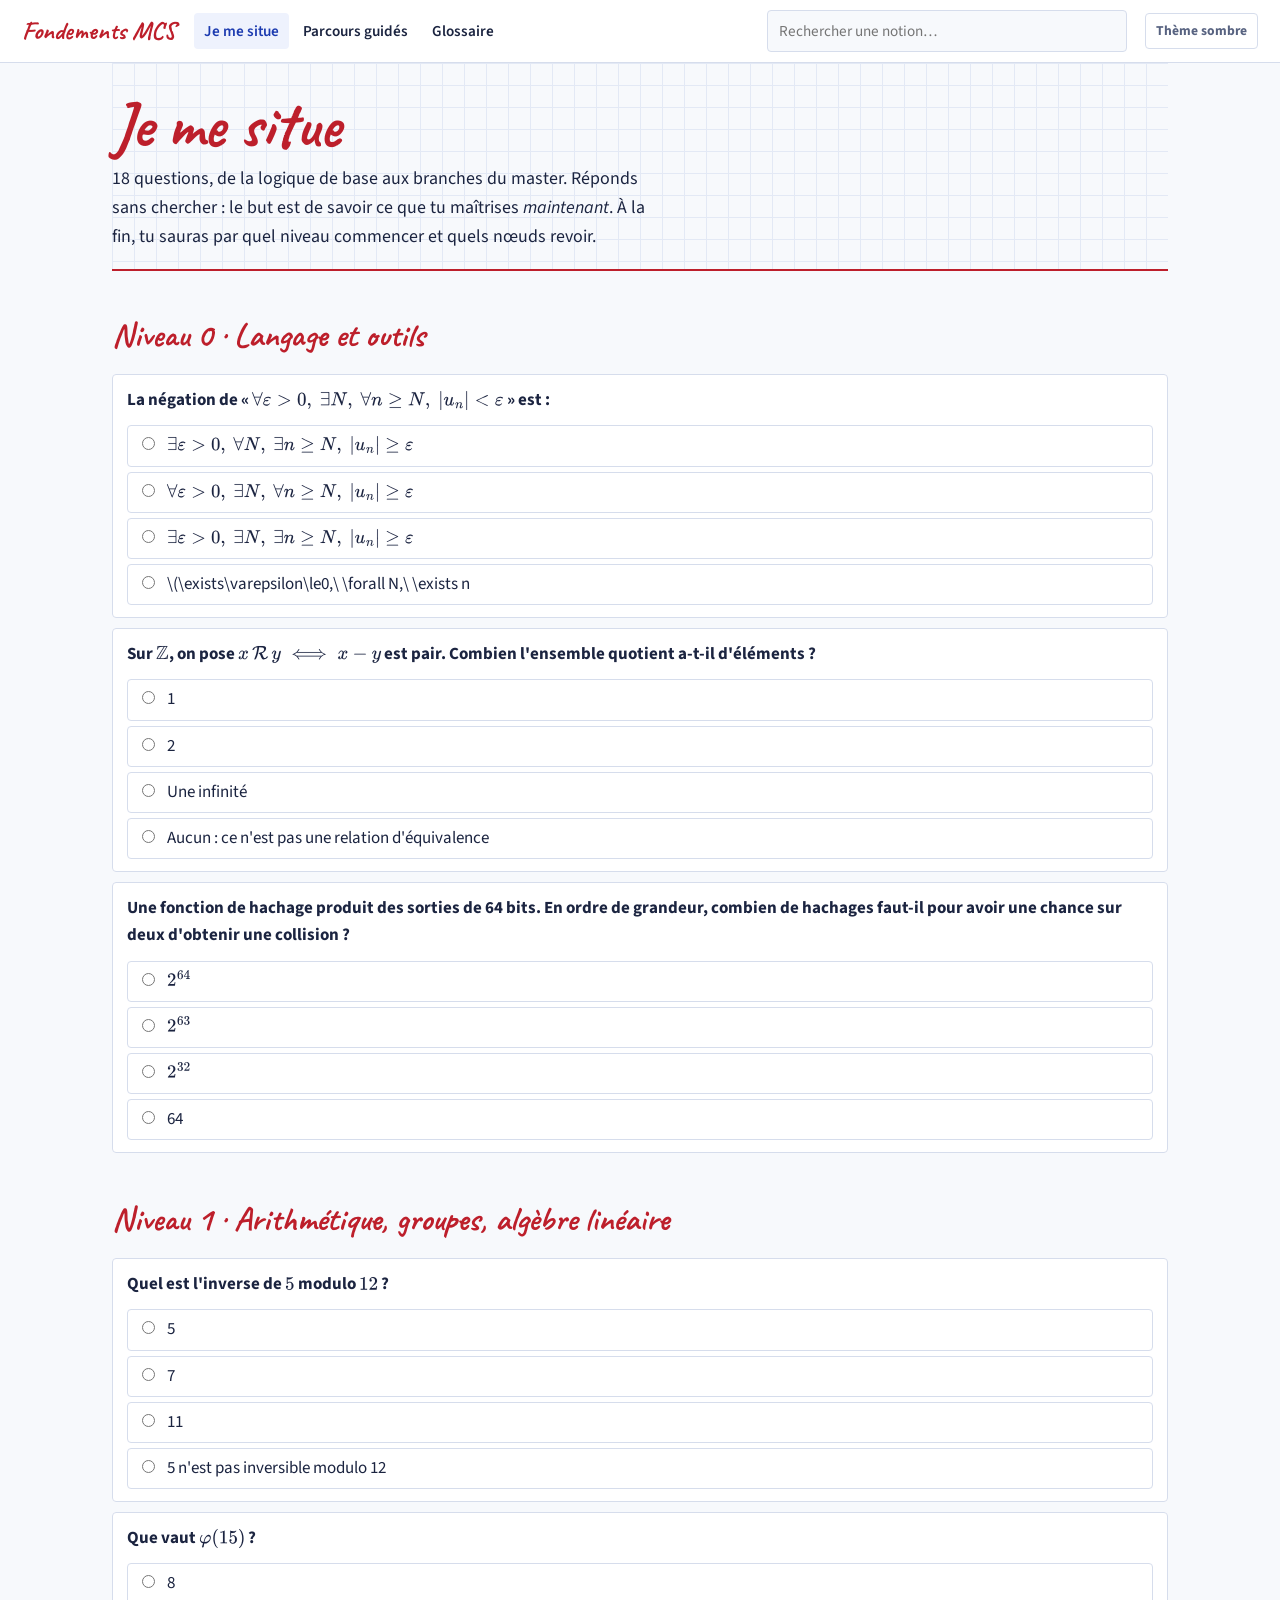
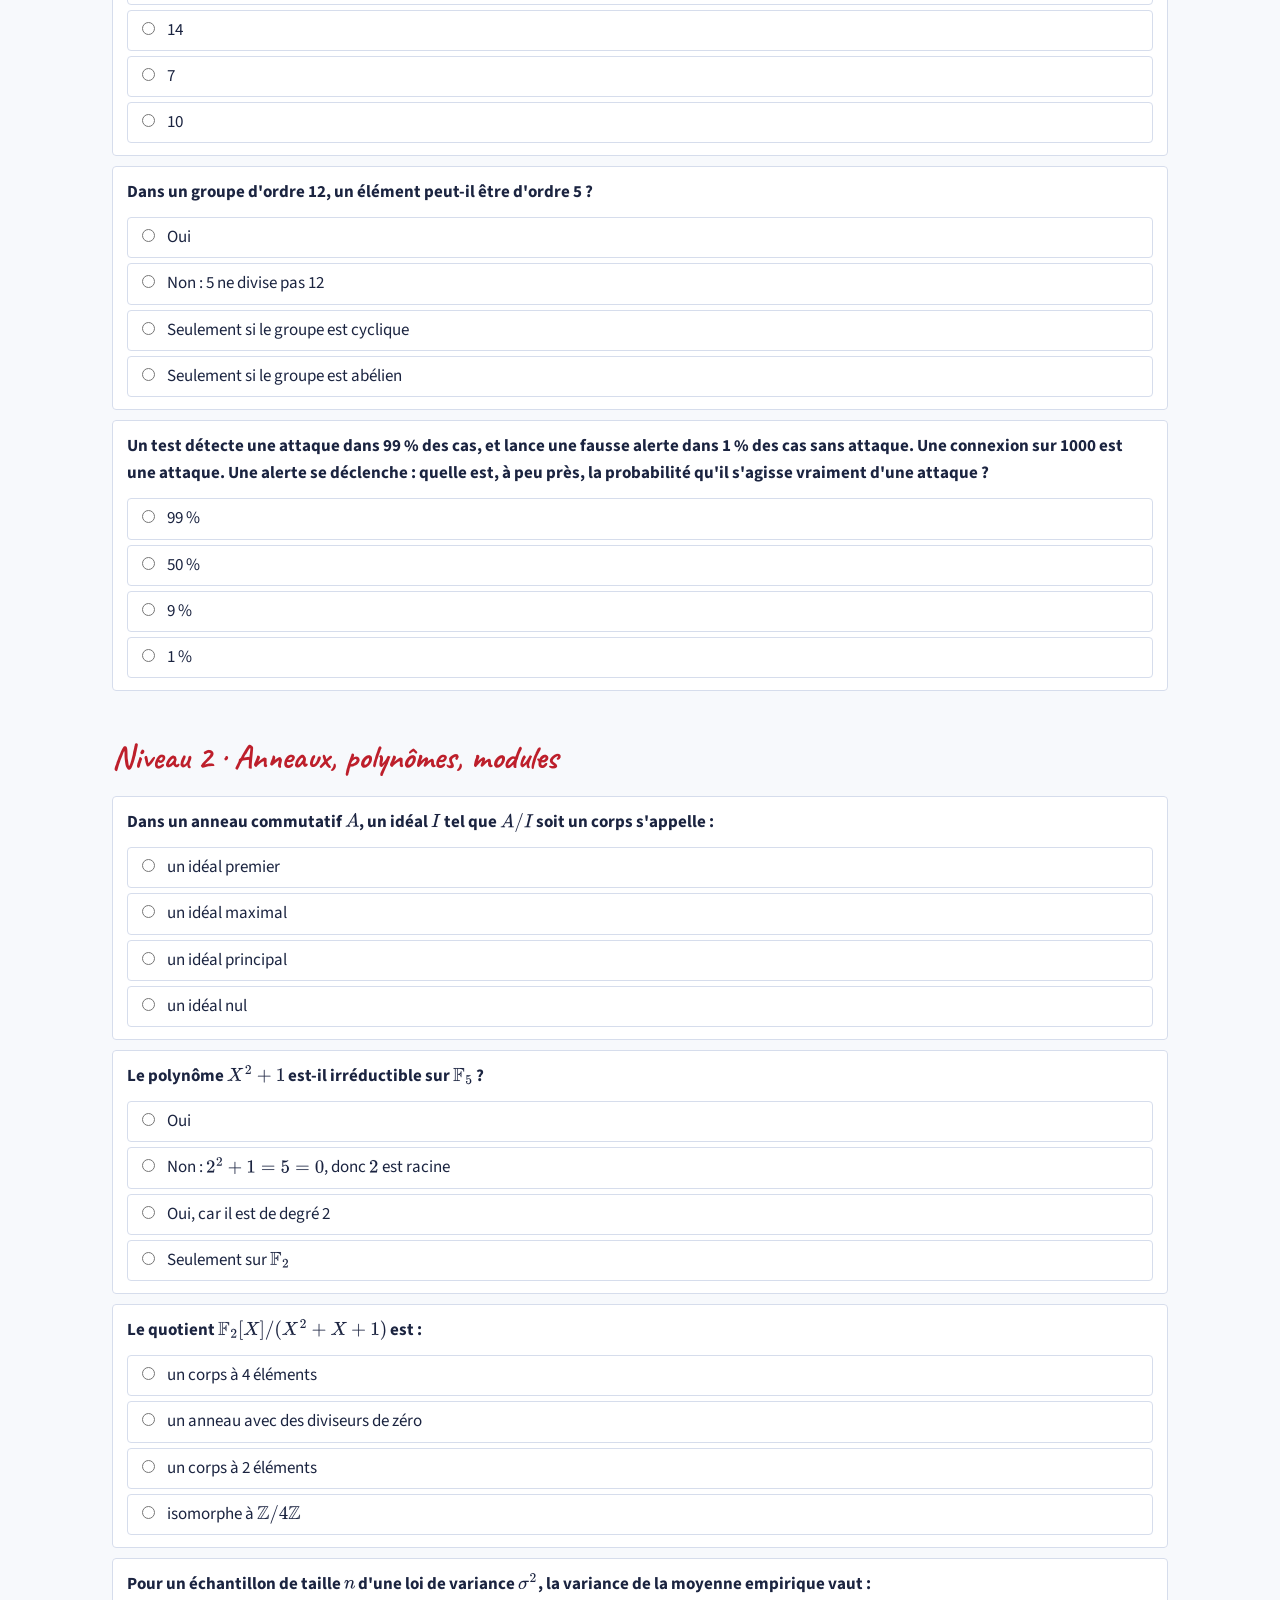
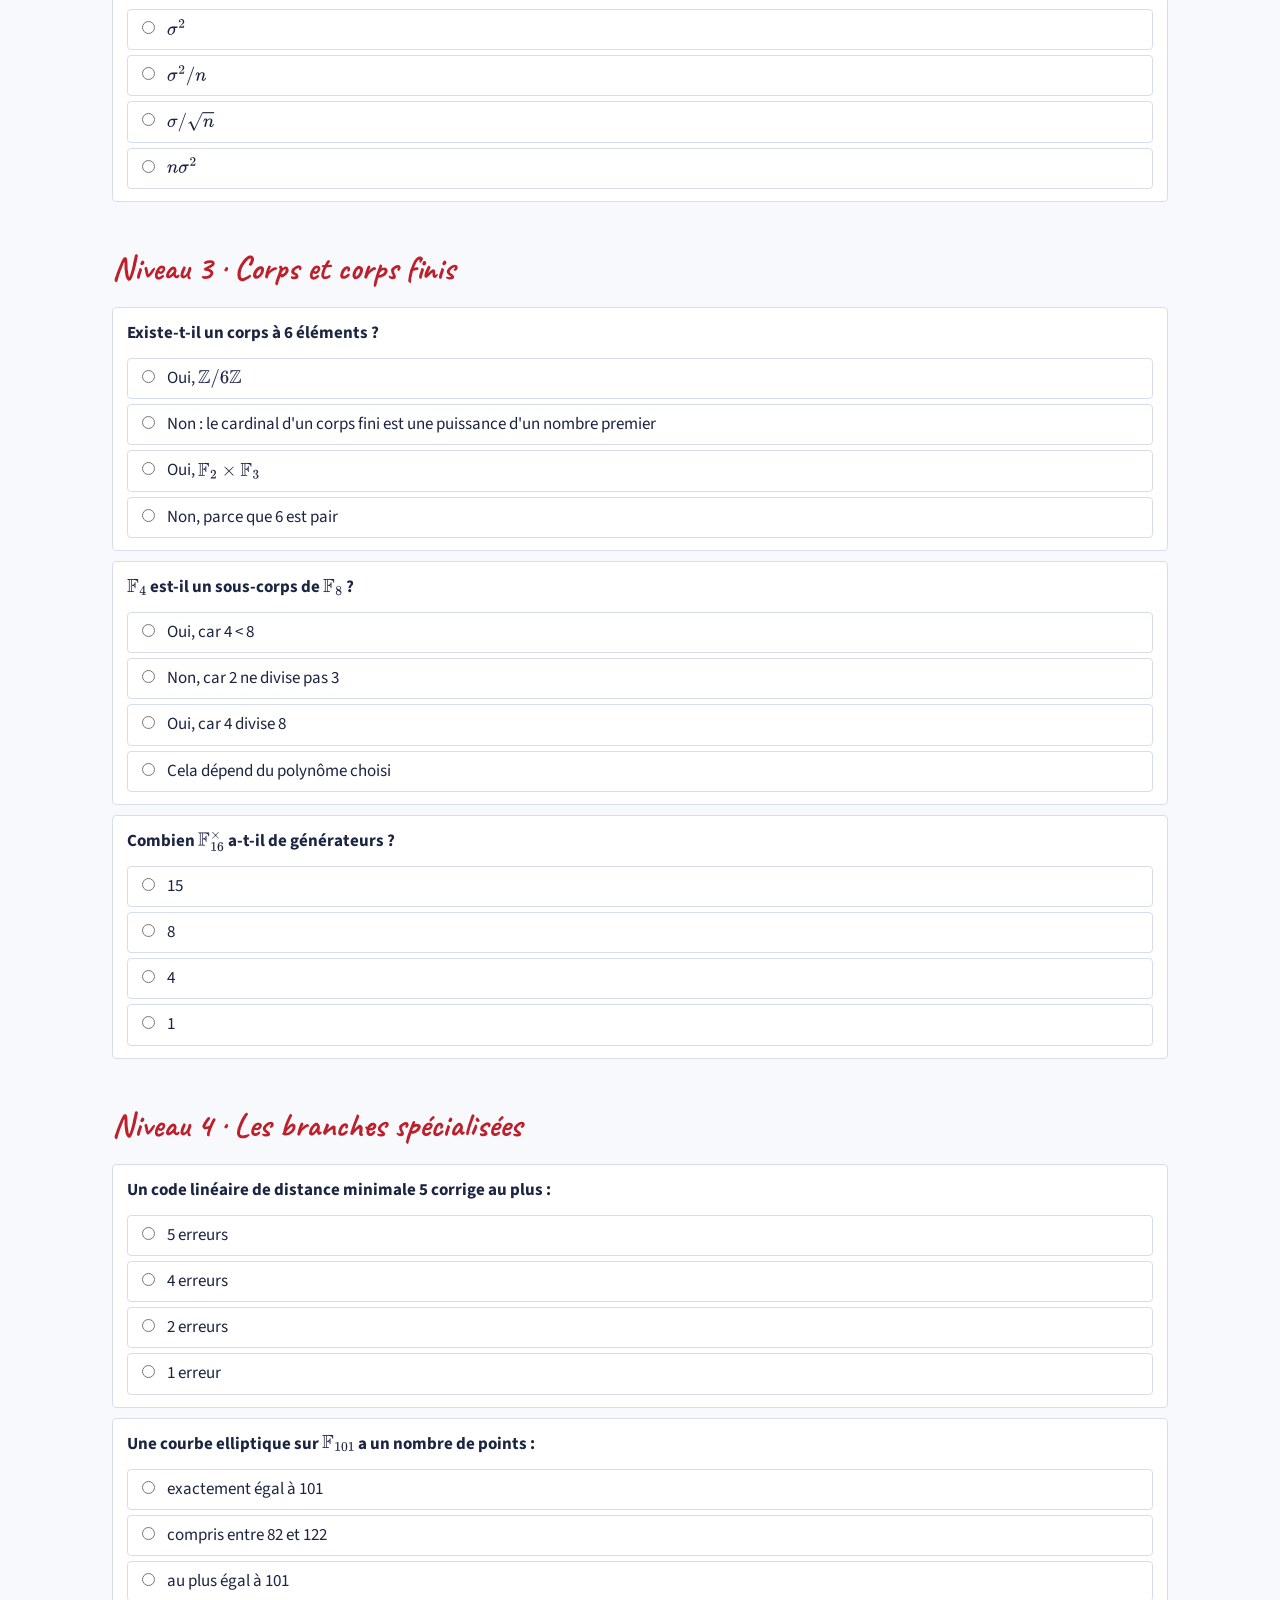
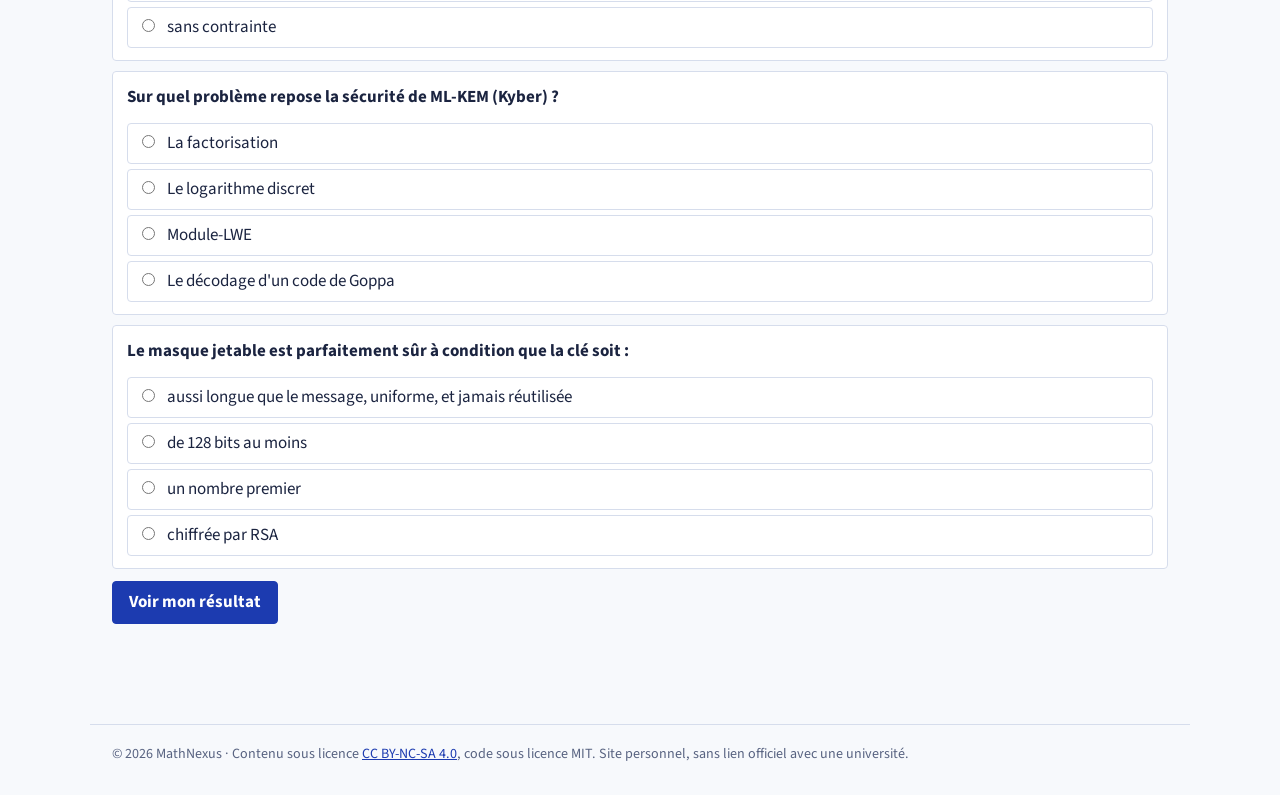
<file: docs/positionnement.html>
<!doctype html>
<html lang="fr">
<head>
<meta charset="utf-8">
<meta name="viewport" content="width=device-width, initial-scale=1, viewport-fit=cover">
<title>Je me situe — Fondements mathématiques du Master MCS</title>
<meta name="description" content="Les fondements mathématiques du Master Mathématiques, Cryptographie et Sécurité : arithmétique, groupes, anneaux, modules, corps finis, courbes, codes, réseaux et complexité.">
<link rel="stylesheet" href="https://fonts.googleapis.com/css2?family=Caveat:wght@500;700&family=Kalam:wght@400;700&family=JetBrains+Mono:wght@400;600&family=Source+Sans+3:wght@400;600;700&display=swap">
<link rel="stylesheet" href="assets/style.css">
<script>try{var t=localStorage.getItem('mcs-theme');if(t)document.documentElement.dataset.theme=t;}catch(e){}</script>
<script>
window.MathJax = {
  tex: {
    inlineMath: [['\\(', '\\)']], displayMath: [['\\[', '\\]']],
    macros: {
      N:'\\mathbb{N}', Z:'\\mathbb{Z}', Q:'\\mathbb{Q}', R:'\\mathbb{R}',
      C:'\\mathbb{C}', F:'\\mathbb{F}', P:'\\mathbb{P}', A:'\\mathbb{A}',
      Vect:'\\operatorname{Vect}', Ker:'\\operatorname{Ker}', Img:'\\operatorname{Im}',
      pgcd:'\\operatorname{pgcd}', ppcm:'\\operatorname{ppcm}', ord:'\\operatorname{ord}',
      Card:'\\operatorname{Card}', rg:'\\operatorname{rg}', car:'\\operatorname{car}',
      Tr:'\\operatorname{Tr}', Nm:'\\operatorname{N}', Gal:'\\operatorname{Gal}',
      Frob:'\\operatorname{Frob}', wt:'\\operatorname{wt}', dmin:'d_{\\min}',
      Fq:'\\mathbb{F}_q', Fp:'\\mathbb{F}_p', Zn:'\\mathbb{Z}/n\\mathbb{Z}',
      Znz:'(\\mathbb{Z}/n\\mathbb{Z})^{\\times}', legendre:['\\left(\\frac{#1}{#2}\\right)',2]
    }
  },
  options: { skipHtmlTags: ['script','noscript','style','textarea','pre','code'],
             ignoreHtmlClass: 'tex2jax_ignore' },
  svg: { fontCache: 'global' }
};
</script>
<!-- MathJax est embarqué dans le dépôt : le site rend les formules même hors ligne.
     Si le fichier local manque, on retombe sur le CDN. -->
<script defer src="assets/mathjax/tex-svg.js"
        onerror="var s=document.createElement('script');s.defer=true;
                 s.src='https://cdnjs.cloudflare.com/ajax/libs/mathjax/3.2.2/es5/tex-svg.min.js';
                 document.head.appendChild(s);"></script>
</head>
<body>
<header class="barre"><a class="barre-brand" href="index.html">Fondements MCS</a><nav class="barre-liens" aria-label="Outils"><a href="positionnement.html" aria-current="page">Je me situe</a><a href="parcours.html">Parcours guidés</a><a href="glossaire.html">Glossaire</a></nav><div class="rech" role="search"><input type="search" class="rech-in" placeholder="Rechercher une notion…" aria-label="Rechercher une notion" autocomplete="off"><ul class="rech-res" hidden></ul></div><button type="button" class="theme-btn" aria-pressed="false">Thème sombre</button></header><div class="accueil outil">
  <header class="hero"><h1>Je me situe</h1>
    <p>18 questions, de la logique de base aux branches du master. Réponds sans chercher : le but est
    de savoir ce que tu maîtrises <em>maintenant</em>. À la fin, tu sauras par quel niveau commencer et
    quels nœuds revoir.</p></header>
  <form class="qcm pos-test" novalidate>
  <section class="pos-niv" data-niv="0" data-titre="Langage et outils" data-url="niveau-0.html"><h2 class="sec">Niveau 0 · Langage et outils</h2><fieldset class="qcm-q" data-bonne="0" data-niv="0" data-noeud="log-quantif" data-url="niveau-0.html#log-quantif" data-titre="Logique, quantificateurs, négation"><legend>La négation de « \(\forall\varepsilon>0,\ \exists N,\ \forall n\ge N,\ |u_n|<\varepsilon\) » est :</legend><label class="qcm-o"><input type="radio" name="p0" value="0"> <span>\(\exists\varepsilon>0,\ \forall N,\ \exists n\ge N,\ |u_n|\ge\varepsilon\)</span></label><label class="qcm-o"><input type="radio" name="p0" value="1"> <span>\(\forall\varepsilon>0,\ \exists N,\ \forall n\ge N,\ |u_n|\ge\varepsilon\)</span></label><label class="qcm-o"><input type="radio" name="p0" value="2"> <span>\(\exists\varepsilon>0,\ \exists N,\ \exists n\ge N,\ |u_n|\ge\varepsilon\)</span></label><label class="qcm-o"><input type="radio" name="p0" value="3"> <span>\(\exists\varepsilon\le0,\ \forall N,\ \exists n<N,\ |u_n|\ge\varepsilon\)</span></label><p class="qcm-x" hidden>On échange chaque quantificateur, on garde les domaines (\(\varepsilon>0\), \(n\ge N\)), et on nie seulement la propriété finale.</p></fieldset><fieldset class="qcm-q" data-bonne="1" data-niv="0" data-noeud="quotients" data-url="niveau-0.html#quotients" data-titre="Relations d&#x27;équivalence et quotients"><legend>Sur \(\Z\), on pose \(x\,\mathcal R\,y \iff x-y\) est pair. Combien l'ensemble quotient a-t-il d'éléments ?</legend><label class="qcm-o"><input type="radio" name="p1" value="0"> <span>1</span></label><label class="qcm-o"><input type="radio" name="p1" value="1"> <span>2</span></label><label class="qcm-o"><input type="radio" name="p1" value="2"> <span>Une infinité</span></label><label class="qcm-o"><input type="radio" name="p1" value="3"> <span>Aucun : ce n'est pas une relation d'équivalence</span></label><p class="qcm-x" hidden>Deux classes : les pairs et les impairs. C'est \(\Z/2\Z\).</p></fieldset><fieldset class="qcm-q" data-bonne="2" data-niv="0" data-noeud="denombrement" data-url="niveau-0.html#denombrement" data-titre="Dénombrement et probabilités discrètes"><legend>Une fonction de hachage produit des sorties de 64 bits. En ordre de grandeur, combien de hachages faut-il pour avoir une chance sur deux d'obtenir une collision ?</legend><label class="qcm-o"><input type="radio" name="p2" value="0"> <span>\(2^{64}\)</span></label><label class="qcm-o"><input type="radio" name="p2" value="1"> <span>\(2^{63}\)</span></label><label class="qcm-o"><input type="radio" name="p2" value="2"> <span>\(2^{32}\)</span></label><label class="qcm-o"><input type="radio" name="p2" value="3"> <span>64</span></label><p class="qcm-x" hidden>Paradoxe des anniversaires : environ \(\sqrt{2^{64}}=2^{32}\).</p></fieldset></section>
<section class="pos-niv" data-niv="1" data-titre="Arithmétique, groupes, algèbre linéaire" data-url="niveau-1.html"><h2 class="sec">Niveau 1 · Arithmétique, groupes, algèbre linéaire</h2><fieldset class="qcm-q" data-bonne="0" data-niv="1" data-noeud="arith-bezout" data-url="niveau-1.html#arith-bezout" data-titre="Bézout et l&#x27;algorithme d&#x27;Euclide étendu"><legend>Quel est l'inverse de \(5\) modulo \(12\) ?</legend><label class="qcm-o"><input type="radio" name="p3" value="0"> <span>5</span></label><label class="qcm-o"><input type="radio" name="p3" value="1"> <span>7</span></label><label class="qcm-o"><input type="radio" name="p3" value="2"> <span>11</span></label><label class="qcm-o"><input type="radio" name="p3" value="3"> <span>5 n'est pas inversible modulo 12</span></label><p class="qcm-x" hidden>\(5\times5=25=2\times12+1\). Un élément peut être son propre inverse.</p></fieldset><fieldset class="qcm-q" data-bonne="0" data-niv="1" data-noeud="arith-euler" data-url="niveau-1.html#arith-euler" data-titre="(ℤ/nℤ)*, indicatrice d&#x27;Euler, Fermat"><legend>Que vaut \(\varphi(15)\) ?</legend><label class="qcm-o"><input type="radio" name="p4" value="0"> <span>8</span></label><label class="qcm-o"><input type="radio" name="p4" value="1"> <span>14</span></label><label class="qcm-o"><input type="radio" name="p4" value="2"> <span>7</span></label><label class="qcm-o"><input type="radio" name="p4" value="3"> <span>10</span></label><p class="qcm-x" hidden>\(\varphi(15)=\varphi(3)\varphi(5)=2\times4=8\).</p></fieldset><fieldset class="qcm-q" data-bonne="1" data-niv="1" data-noeud="grp-lagrange" data-url="niveau-1.html#grp-lagrange" data-titre="Le théorème de Lagrange"><legend>Dans un groupe d'ordre 12, un élément peut-il être d'ordre 5 ?</legend><label class="qcm-o"><input type="radio" name="p5" value="0"> <span>Oui</span></label><label class="qcm-o"><input type="radio" name="p5" value="1"> <span>Non : 5 ne divise pas 12</span></label><label class="qcm-o"><input type="radio" name="p5" value="2"> <span>Seulement si le groupe est cyclique</span></label><label class="qcm-o"><input type="radio" name="p5" value="3"> <span>Seulement si le groupe est abélien</span></label><p class="qcm-x" hidden>Théorème de Lagrange : l'ordre d'un élément divise l'ordre du groupe.</p></fieldset><fieldset class="qcm-q" data-bonne="2" data-niv="1" data-noeud="proba-bayes" data-url="niveau-1.html#proba-bayes" data-titre="Conditionnement et formule de Bayes"><legend>Un test détecte une attaque dans 99 % des cas, et lance une fausse alerte dans 1 % des cas sans attaque. Une connexion sur 1000 est une attaque. Une alerte se déclenche : quelle est, à peu près, la probabilité qu'il s'agisse vraiment d'une attaque ?</legend><label class="qcm-o"><input type="radio" name="p6" value="0"> <span>99 %</span></label><label class="qcm-o"><input type="radio" name="p6" value="1"> <span>50 %</span></label><label class="qcm-o"><input type="radio" name="p6" value="2"> <span>9 %</span></label><label class="qcm-o"><input type="radio" name="p6" value="3"> <span>1 %</span></label><p class="qcm-x" hidden>Bayes : \(\dfrac{0{,}99\times0{,}001}{0{,}99\times0{,}001+0{,}01\times0{,}999}\approx0{,}09\). Les fausses alertes sont dix fois plus nombreuses que les vraies.</p></fieldset></section>
<section class="pos-niv" data-niv="2" data-titre="Anneaux, polynômes, modules" data-url="niveau-2.html"><h2 class="sec">Niveau 2 · Anneaux, polynômes, modules</h2><fieldset class="qcm-q" data-bonne="1" data-niv="2" data-noeud="ann-premiers-max" data-url="niveau-2.html#ann-premiers-max" data-titre="Idéaux premiers et maximaux"><legend>Dans un anneau commutatif \(A\), un idéal \(I\) tel que \(A/I\) soit un corps s'appelle :</legend><label class="qcm-o"><input type="radio" name="p7" value="0"> <span>un idéal premier</span></label><label class="qcm-o"><input type="radio" name="p7" value="1"> <span>un idéal maximal</span></label><label class="qcm-o"><input type="radio" name="p7" value="2"> <span>un idéal principal</span></label><label class="qcm-o"><input type="radio" name="p7" value="3"> <span>un idéal nul</span></label><p class="qcm-x" hidden>\(A/I\) est un corps exactement quand \(I\) est maximal ; il est intègre quand \(I\) est premier.</p></fieldset><fieldset class="qcm-q" data-bonne="1" data-niv="2" data-noeud="poly-irreductible" data-url="niveau-2.html#poly-irreductible" data-titre="Irréductibilité, critère d&#x27;Eisenstein"><legend>Le polynôme \(X^2+1\) est-il irréductible sur \(\F_5\) ?</legend><label class="qcm-o"><input type="radio" name="p8" value="0"> <span>Oui</span></label><label class="qcm-o"><input type="radio" name="p8" value="1"> <span>Non : \(2^2+1=5=0\), donc \(2\) est racine</span></label><label class="qcm-o"><input type="radio" name="p8" value="2"> <span>Oui, car il est de degré 2</span></label><label class="qcm-o"><input type="radio" name="p8" value="3"> <span>Seulement sur \(\F_2\)</span></label><p class="qcm-x" hidden>En degré 2 ou 3, irréductible équivaut à « sans racine ». Ici \(X^2+1=(X-2)(X-3)\) sur \(\F_5\).</p></fieldset><fieldset class="qcm-q" data-bonne="0" data-niv="2" data-noeud="poly-quotient" data-url="niveau-2.html#poly-quotient" data-titre="Les quotients K[X]/(P)"><legend>Le quotient \(\F_2[X]/(X^2+X+1)\) est :</legend><label class="qcm-o"><input type="radio" name="p9" value="0"> <span>un corps à 4 éléments</span></label><label class="qcm-o"><input type="radio" name="p9" value="1"> <span>un anneau avec des diviseurs de zéro</span></label><label class="qcm-o"><input type="radio" name="p9" value="2"> <span>un corps à 2 éléments</span></label><label class="qcm-o"><input type="radio" name="p9" value="3"> <span>isomorphe à \(\Z/4\Z\)</span></label><p class="qcm-x" hidden>\(X^2+X+1\) n'a pas de racine dans \(\F_2\), donc il est irréductible : le quotient est le corps \(\F_4\).</p></fieldset><fieldset class="qcm-q" data-bonne="1" data-niv="2" data-noeud="stat-echantillon" data-url="niveau-2.html#stat-echantillon" data-titre="Échantillonnage et estimateurs"><legend>Pour un échantillon de taille \(n\) d'une loi de variance \(\sigma^2\), la variance de la moyenne empirique vaut :</legend><label class="qcm-o"><input type="radio" name="p10" value="0"> <span>\(\sigma^2\)</span></label><label class="qcm-o"><input type="radio" name="p10" value="1"> <span>\(\sigma^2/n\)</span></label><label class="qcm-o"><input type="radio" name="p10" value="2"> <span>\(\sigma/\sqrt n\)</span></label><label class="qcm-o"><input type="radio" name="p10" value="3"> <span>\(n\sigma^2\)</span></label><p class="qcm-x" hidden>Par indépendance, \(\mathrm{Var}(\bar X)=\frac{1}{n^2}\cdot n\sigma^2=\sigma^2/n\).</p></fieldset></section>
<section class="pos-niv" data-niv="3" data-titre="Corps et corps finis" data-url="niveau-3.html"><h2 class="sec">Niveau 3 · Corps et corps finis</h2><fieldset class="qcm-q" data-bonne="1" data-niv="3" data-noeud="cf-existence" data-url="niveau-3.html#cf-existence" data-titre="Existence et unicité de 𝔽q"><legend>Existe-t-il un corps à 6 éléments ?</legend><label class="qcm-o"><input type="radio" name="p11" value="0"> <span>Oui, \(\Z/6\Z\)</span></label><label class="qcm-o"><input type="radio" name="p11" value="1"> <span>Non : le cardinal d'un corps fini est une puissance d'un nombre premier</span></label><label class="qcm-o"><input type="radio" name="p11" value="2"> <span>Oui, \(\F_2\times\F_3\)</span></label><label class="qcm-o"><input type="radio" name="p11" value="3"> <span>Non, parce que 6 est pair</span></label><p class="qcm-x" hidden>\(\Z/6\Z\) a des diviseurs de zéro, et un produit de corps n'est pas un corps.</p></fieldset><fieldset class="qcm-q" data-bonne="1" data-niv="3" data-noeud="cf-construction" data-url="niveau-3.html#cf-construction" data-titre="Construction et sous-corps de 𝔽q"><legend>\(\F_4\) est-il un sous-corps de \(\F_8\) ?</legend><label class="qcm-o"><input type="radio" name="p12" value="0"> <span>Oui, car 4 < 8</span></label><label class="qcm-o"><input type="radio" name="p12" value="1"> <span>Non, car 2 ne divise pas 3</span></label><label class="qcm-o"><input type="radio" name="p12" value="2"> <span>Oui, car 4 divise 8</span></label><label class="qcm-o"><input type="radio" name="p12" value="3"> <span>Cela dépend du polynôme choisi</span></label><p class="qcm-x" hidden>\(\F_{p^m}\subset\F_{p^n}\) si et seulement si \(m\) divise \(n\) ; ici \(m=2\), \(n=3\).</p></fieldset><fieldset class="qcm-q" data-bonne="1" data-niv="3" data-noeud="cf-cyclique" data-url="niveau-3.html#cf-cyclique" data-titre="Cyclicité de 𝔽q* et éléments primitifs"><legend>Combien \(\F_{16}^{\times}\) a-t-il de générateurs ?</legend><label class="qcm-o"><input type="radio" name="p13" value="0"> <span>15</span></label><label class="qcm-o"><input type="radio" name="p13" value="1"> <span>8</span></label><label class="qcm-o"><input type="radio" name="p13" value="2"> <span>4</span></label><label class="qcm-o"><input type="radio" name="p13" value="3"> <span>1</span></label><p class="qcm-x" hidden>\(\F_{16}^{\times}\) est cyclique d'ordre 15, il a \(\varphi(15)=8\) générateurs.</p></fieldset></section>
<section class="pos-niv" data-niv="4" data-titre="Les branches spécialisées" data-url="niveau-4.html"><h2 class="sec">Niveau 4 · Les branches spécialisées</h2><fieldset class="qcm-q" data-bonne="2" data-niv="4" data-noeud="codes-lineaires" data-url="niveau-4.html#codes-lineaires" data-titre="Codes linéaires, distance, matrices G et H"><legend>Un code linéaire de distance minimale 5 corrige au plus :</legend><label class="qcm-o"><input type="radio" name="p14" value="0"> <span>5 erreurs</span></label><label class="qcm-o"><input type="radio" name="p14" value="1"> <span>4 erreurs</span></label><label class="qcm-o"><input type="radio" name="p14" value="2"> <span>2 erreurs</span></label><label class="qcm-o"><input type="radio" name="p14" value="3"> <span>1 erreur</span></label><p class="qcm-x" hidden>Il corrige \(\lfloor(5-1)/2\rfloor=2\) erreurs.</p></fieldset><fieldset class="qcm-q" data-bonne="1" data-niv="4" data-noeud="ga-hasse" data-url="niveau-4.html#ga-hasse" data-titre="Théorème de Hasse et comptage de points"><legend>Une courbe elliptique sur \(\F_{101}\) a un nombre de points :</legend><label class="qcm-o"><input type="radio" name="p15" value="0"> <span>exactement égal à 101</span></label><label class="qcm-o"><input type="radio" name="p15" value="1"> <span>compris entre 82 et 122</span></label><label class="qcm-o"><input type="radio" name="p15" value="2"> <span>au plus égal à 101</span></label><label class="qcm-o"><input type="radio" name="p15" value="3"> <span>sans contrainte</span></label><p class="qcm-x" hidden>Théorème de Hasse : \(|N-102|\le2\sqrt{101}\approx20{,}1\).</p></fieldset><fieldset class="qcm-q" data-bonne="2" data-niv="4" data-noeud="res-lwe" data-url="niveau-4.html#res-lwe" data-titre="LWE, Regev et Module-LWE"><legend>Sur quel problème repose la sécurité de ML-KEM (Kyber) ?</legend><label class="qcm-o"><input type="radio" name="p16" value="0"> <span>La factorisation</span></label><label class="qcm-o"><input type="radio" name="p16" value="1"> <span>Le logarithme discret</span></label><label class="qcm-o"><input type="radio" name="p16" value="2"> <span>Module-LWE</span></label><label class="qcm-o"><input type="radio" name="p16" value="3"> <span>Le décodage d'un code de Goppa</span></label><p class="qcm-x" hidden>ML-KEM repose sur Module-LWE, une variante de LWE sur des modules.</p></fieldset><fieldset class="qcm-q" data-bonne="0" data-niv="4" data-noeud="cplx-entropie" data-url="niveau-4.html#cplx-entropie" data-titre="Entropie et secret parfait de Shannon"><legend>Le masque jetable est parfaitement sûr à condition que la clé soit :</legend><label class="qcm-o"><input type="radio" name="p17" value="0"> <span>aussi longue que le message, uniforme, et jamais réutilisée</span></label><label class="qcm-o"><input type="radio" name="p17" value="1"> <span>de 128 bits au moins</span></label><label class="qcm-o"><input type="radio" name="p17" value="2"> <span>un nombre premier</span></label><label class="qcm-o"><input type="radio" name="p17" value="3"> <span>chiffrée par RSA</span></label><p class="qcm-x" hidden>C'est le théorème de Shannon. Réutiliser la clé une seule fois suffit à tout casser.</p></fieldset></section>
  <div class="qcm-bas"><button type="submit" class="btn">Voir mon résultat</button>
  <p class="qcm-res" role="status" hidden></p></div>
  </form>
  <div class="pos-resultat" hidden></div>
</div><footer class="pied"><p>© 2026 MathNexus · Contenu sous licence <a href="https://creativecommons.org/licenses/by-nc-sa/4.0/deed.fr">CC BY-NC-SA 4.0</a>, code sous licence MIT. Site personnel, sans lien officiel avec une université.</p></footer>
<script defer src="assets/outils.js"></script>
</body>
</html>
</file>
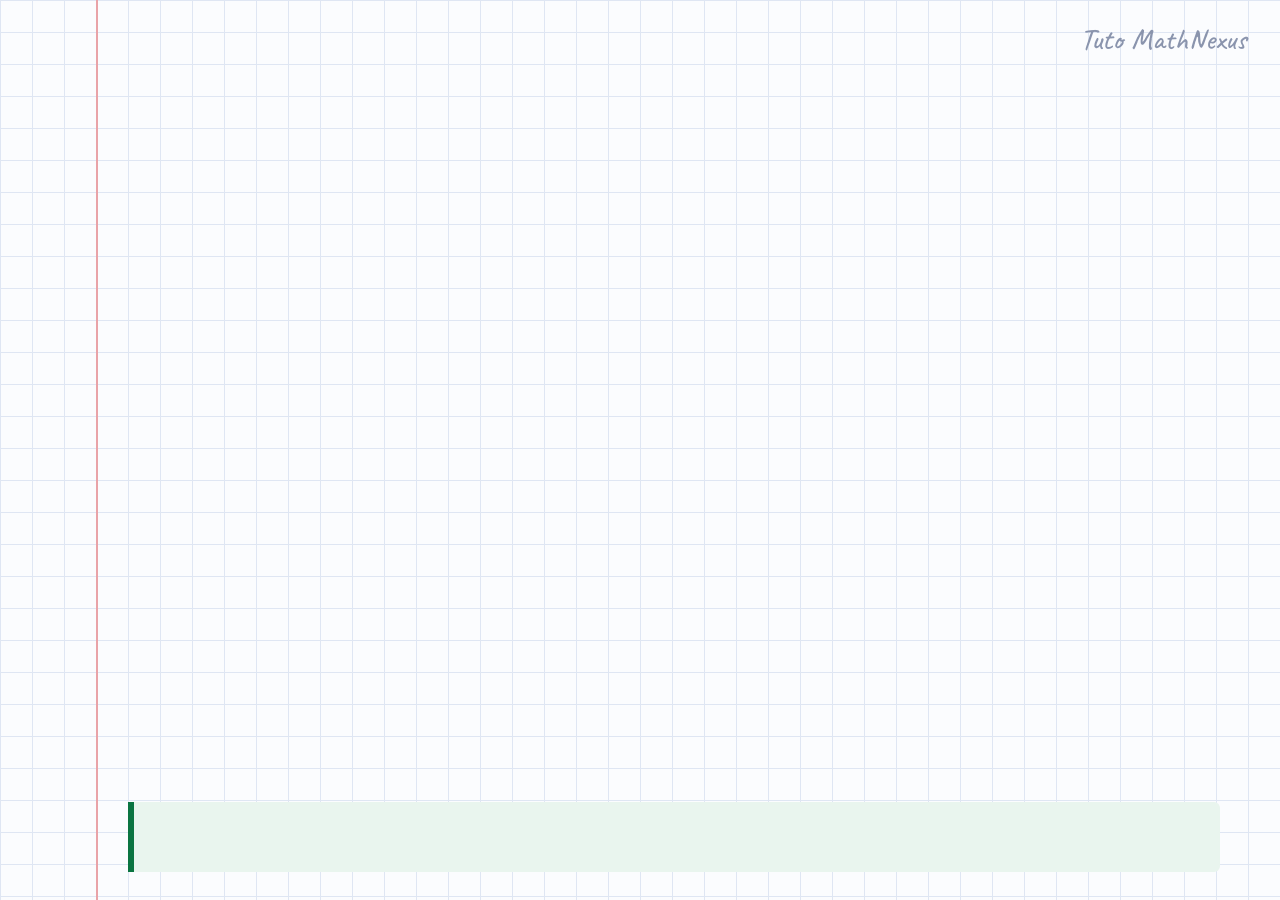
<file: outils/video/page.html>
<!doctype html><html lang="fr"><head><meta charset="utf-8">
<style>
@font-face{font-family:Caveat;font-weight:500;src:url(polices/caveat-latin-500-normal.woff2)}
@font-face{font-family:Caveat;font-weight:700;src:url(polices/caveat-latin-700-normal.woff2)}
@font-face{font-family:Kalam;font-weight:400;src:url(polices/kalam-latin-400-normal.woff2)}
*{box-sizing:border-box}
html,body{margin:0;width:1280px;height:720px;overflow:hidden}
body{background:#fbfcfe;font-family:Caveat,'DejaVu Sans',sans-serif;
  background-image:linear-gradient(#dfe6f3 1px,transparent 1px),linear-gradient(90deg,#dfe6f3 1px,transparent 1px);
  background-size:32px 32px}
#marge{position:absolute;left:96px;top:0;bottom:0;width:2px;background:#e9a3a8}
#signature{position:absolute;right:34px;top:20px;font-size:30px;color:#8a94ad;font-weight:500}
#feuille{position:absolute;left:128px;right:60px;top:70px;bottom:120px;display:flex;flex-direction:column;gap:6px}
.ligne{font-size:50px;line-height:64px;white-space:pre;font-weight:500;min-height:64px}
.bleu{color:#1c3bb0}.rouge{color:#bd1f2b;font-weight:700;text-decoration:underline;text-decoration-thickness:3px;text-underline-offset:7px}
.vert{color:#0a7441;font-weight:700}
.ligne sub{font-size:.62em;vertical-align:-.28em;line-height:0}
.plume{display:inline-block;width:13px;height:13px;border-radius:50%;background:currentColor;margin-left:5px;vertical-align:8px}
#legende{position:absolute;left:128px;right:60px;bottom:28px;height:70px;background:#e9f5ee;border-left:6px solid #0a7441;border-radius:0 6px 6px 0;
  color:#0a7441;font-family:Kalam,'DejaVu Sans',sans-serif;font-size:30px;display:flex;align-items:center;padding:0 22px}
</style></head><body>
<div id="marge"></div><div id="signature">Tuto MathNexus</div>
<div id="feuille"></div><div id="legende"></div>
<script>
/* Rendu déterministe : afficher(t) dessine l'image à l'instant t (secondes). */
let SCENES = [];
function charger(scenes){ SCENES = scenes; }
function afficher(t){
  let k = SCENES.findIndex(s => t < s.fin); if (k < 0) k = SCENES.length - 1;
  const sc = SCENES[k];
  // lignes déjà écrites depuis le dernier effacement
  let debut = k; while (debut > 0 && !SCENES[debut].efface) debut--;
  const feuille = document.getElementById('feuille'); feuille.innerHTML = '';
  for (let i = debut; i < k; i++) for (const [c, txt] of SCENES[i].lignes) ajoute(c, txt, txt.length, false);
  // écriture en cours : répartie sur 82 % de la durée de la voix, après 0,4 s
  const total = sc.lignes.reduce((n, l) => n + l[1].length, 0);
  const avance = Math.max(0, Math.min(1, (t - sc.debut - 0.4) / (sc.voix * 0.82)));
  let reste = Math.floor(avance * total), plume = avance < 1;
  for (const [c, txt] of sc.lignes){
    if (reste <= 0 && !(plume && reste === 0 && txt === sc.lignes[0][1])) break;
    const n = Math.min(txt.length, reste);
    ajoute(c, txt, n, plume && n < txt.length);
    reste -= n; if (n < txt.length) break;
  }
  document.getElementById('legende').textContent = sc.legende;
  function ajoute(c, txt, n, avecPlume){
    const d = document.createElement('div'); d.className = 'ligne ' + c; d.innerHTML = txt.slice(0, n).replace(/&/g,'&amp;').replace(/</g,'&lt;').replace(/₀/g,'<sub>0</sub>');
    if (avecPlume){ const p = document.createElement('span'); p.className = 'plume'; d.appendChild(p); }
    feuille.appendChild(d);
  }
}
</script></body></html>
</file>
<file: docs/assets/style.css>
/* Fondements mathématiques du Master MCS
   Identité reprise du « Parcours Algèbre linéaire » :
   clair = page de cahier quadrillée (encre bleue, titres rouges, stylo vert du prof)
   sombre = tableau noir et craies.
   Ajouts propres au master : carte des dépendances, fiche d'en-tête, blocs code et « dans le master ». */

:root{
  --paper:#f7f9fc; --surface:#ffffff; --ink:#1b2440; --muted:#586381; --line:#d6ddec; --grid:#e3e9f5;
  --pen:#1c3bb0; --pen-bg:#eef2fd; --rouge:#bd1f2b; --rouge-bg:#fdf2f2; --prof:#0a7441; --prof-bg:#e9f5ee;
  --code-bg:#f2f5fb; --code-fg:#243055; --code-line:#ccd6ea; --sortie-bg:#eef3ea; --sortie-fg:#2b4a32;
  --or:#8a5a00; --or-bg:#fdf5e3;
  --btn-fg:#ffffff;
  --f-body:'Source Sans 3',system-ui,-apple-system,'Segoe UI',sans-serif;
  --f-hand:'Caveat','Segoe Print','Bradley Hand',cursive;
  --f-prof:'Kalam','Comic Sans MS','Segoe Print',cursive;
  --f-code:'JetBrains Mono',ui-monospace,SFMono-Regular,Menlo,Consolas,monospace;
}
@media (prefers-color-scheme: dark){
  :root:not([data-theme="light"]){
    --paper:#141d1a; --surface:#1b2723; --ink:#eef2ea; --muted:#a6b5ab; --line:#33453d; --grid:#22302b;
    --pen:#a9c4ff; --pen-bg:#202d45; --rouge:#ff9d92; --rouge-bg:#372422; --prof:#8fe0ae; --prof-bg:#1e3329;
    --code-bg:#121b18; --code-fg:#d6e4dc; --code-line:#2f4139; --sortie-bg:#16251d; --sortie-fg:#9fd9b4;
    --or:#e8c56a; --or-bg:#2e2718;
    --btn-fg:#10201a; color-scheme:dark;
  }
}
:root[data-theme="dark"]{
  --paper:#141d1a; --surface:#1b2723; --ink:#eef2ea; --muted:#a6b5ab; --line:#33453d; --grid:#22302b;
  --pen:#a9c4ff; --pen-bg:#202d45; --rouge:#ff9d92; --rouge-bg:#372422; --prof:#8fe0ae; --prof-bg:#1e3329;
  --code-bg:#121b18; --code-fg:#d6e4dc; --code-line:#2f4139; --sortie-bg:#16251d; --sortie-fg:#9fd9b4;
  --or:#e8c56a; --or-bg:#2e2718;
  --btn-fg:#10201a; color-scheme:dark;
}

*{box-sizing:border-box}
[hidden]{display:none !important}
html,body{height:100%}
body{background:var(--paper);color:var(--ink);font-family:var(--f-body);font-size:17px;line-height:1.6;margin:0}
a{color:var(--pen)}
button{font:inherit;color:inherit}
:focus-visible{outline:3px solid var(--pen);outline-offset:2px}

.app{display:grid;grid-template-columns:320px minmax(0,1fr);min-height:100%}

/* ---------- sommaire ---------- */
.side{background:var(--surface);border-right:1px solid var(--line);position:sticky;top:0;align-self:start;height:100vh;height:100dvh;overflow-y:auto;
  padding-block:20px 28px;padding-left:max(18px,env(safe-area-inset-left,0px));padding-right:18px}
.brand{font-family:var(--f-hand);font-weight:700;font-size:1.85rem;line-height:1.05;color:var(--rouge);margin:0 0 2px}
.brand a{color:inherit;text-decoration:none}
.brand-sub{margin:0 0 14px;color:var(--muted);font-size:.92rem}
.prog{margin:0 0 14px}
.prog-bar{height:8px;border-radius:4px;background:var(--grid);overflow:hidden}
.prog-fill{height:100%;width:0;background:var(--prof);transition:width .3s}
.prog-txt{margin:6px 0 0;font-size:.88rem;color:var(--muted);font-variant-numeric:tabular-nums}
.niveaux{list-style:none;margin:0 0 16px;padding:0;display:flex;flex-direction:column;gap:2px;
  border-bottom:1px solid var(--line);padding-bottom:14px}
.niveaux a{display:block;padding:6px 8px;border-radius:4px;text-decoration:none;color:var(--ink);font-size:.93rem}
.niveaux a:hover{background:var(--pen-bg)}
.niveaux a.ici{background:var(--rouge-bg);color:var(--rouge);font-weight:700}
.niveaux .n-num{font-variant-numeric:tabular-nums;color:var(--muted);font-weight:700;margin-right:6px}
.niveaux a.ici .n-num{color:var(--rouge)}
.nav-part{margin:16px 0 6px;font-size:.78rem;letter-spacing:.07em;text-transform:uppercase;color:var(--muted);font-weight:700}
.nav-list{list-style:none;margin:0;padding:0;display:flex;flex-direction:column;gap:2px}
.nav-list a{display:grid;grid-template-columns:30px minmax(0,1fr);gap:8px;align-items:start;padding:7px 8px;border-radius:4px;text-decoration:none;color:var(--ink);font-size:.94rem;line-height:1.3}
.nav-list a:hover{background:var(--pen-bg)}
.nav-list a[aria-current="page"]{background:var(--pen-bg);color:var(--pen);font-weight:700}
.nav-n{display:inline-grid;place-items:center;min-width:28px;height:22px;border-radius:11px;border:1.5px solid var(--line);font-size:.72rem;font-weight:700;color:var(--muted);font-variant-numeric:tabular-nums;padding:0 4px}
.nav-list a.done .nav-n{background:var(--prof);border-color:var(--prof);color:var(--btn-fg)}

/* ---------- barre mobile ---------- */
.topbar{display:none}
.scrim{display:none}

/* ---------- étape ---------- */
.main{min-width:0;padding-block:0 60px}
.lesson{max-width:880px;margin:0 auto;padding-left:max(22px,env(safe-area-inset-left,0px));padding-right:max(22px,env(safe-area-inset-right,0px))}
.lhead{padding:30px 0 16px;margin:0 0 6px;
  background-image:linear-gradient(var(--grid) 1px,transparent 1px),linear-gradient(90deg,var(--grid) 1px,transparent 1px);background-size:22px 22px;
  border-bottom:2px solid var(--rouge)}
.eyebrow{margin:0 0 4px;font-size:.84rem;letter-spacing:.06em;text-transform:uppercase;color:var(--muted);font-weight:700;display:flex;gap:12px;flex-wrap:wrap;align-items:baseline}
.eyebrow .meta{letter-spacing:0;text-transform:none;font-weight:600;color:var(--prof)}
.lhead h2{font-family:var(--f-hand);font-weight:700;font-size:clamp(2rem,5vw,2.9rem);line-height:1.05;margin:0;color:var(--rouge);text-wrap:balance}
.lbody{display:flex;flex-direction:column;gap:14px;padding-top:16px}
.lbody > p,.lbody > ul,.lbody > ol{margin:0;max-width:72ch}
.lbody ul,.lbody ol{padding-left:1.3em}
.lbody li{margin:4px 0}
.lbody h3{font-size:1.22rem;margin:14px 0 0;line-height:1.25;text-wrap:balance}
.lead{font-size:1.15rem}
.objectif{font-size:1.06rem;color:var(--muted);font-weight:600}
.objectif::before{content:"Objectif : ";color:var(--pen);font-weight:700}

mjx-container[display="true"]{overflow-x:auto;overflow-y:hidden;max-width:100%;padding:4px 0;margin:.5em 0 !important}
mjx-container{color:inherit}

.lab{margin:0 0 6px;font-size:.78rem;letter-spacing:.07em;text-transform:uppercase;font-weight:700;font-family:var(--f-body)}

/* ---------- fiche d'en-tête du nœud ---------- */
.fiche{border:1px solid var(--line);border-radius:4px;background:var(--surface);padding:0;overflow:hidden}
.fiche dl{margin:0;display:grid;grid-template-columns:auto minmax(0,1fr)}
.fiche dt{padding:9px 14px;font-size:.76rem;letter-spacing:.06em;text-transform:uppercase;font-weight:700;color:var(--muted);
  border-bottom:1px solid var(--line);background:var(--pen-bg);white-space:nowrap}
.fiche dd{margin:0;padding:9px 14px;border-bottom:1px solid var(--line);font-size:.97rem}
.fiche dt:last-of-type,.fiche dd:last-of-type{border-bottom:0}
.fiche a{text-decoration:none;border-bottom:1px solid currentColor}
.fiche .rien{color:var(--muted)}
.badge{display:inline-block;font-size:.74rem;letter-spacing:.05em;text-transform:uppercase;font-weight:700;padding:2px 8px;border-radius:3px;vertical-align:1px}
.badge.l3{background:var(--prof-bg);color:var(--prof)}
.badge.neuf{background:var(--or-bg);color:var(--or)}
.badge.partiel{background:var(--pen-bg);color:var(--pen)}

/* ---------- blocs pédagogiques ---------- */
.retenir{border:2px solid var(--rouge);border-radius:4px;background:var(--rouge-bg);padding:12px 16px}
.retenir .lab{color:var(--rouge)}
.retenir p,.retenir ul,.retenir ol{margin:6px 0}
.retenir ul,.retenir ol{padding-left:1.3em}
.prof{background:var(--prof-bg);border-radius:4px;padding:12px 16px;color:var(--prof);font-family:var(--f-prof);font-size:1rem;line-height:1.55}
.prof .lab{color:var(--prof)}
.prof p,.prof ul{margin:4px 0}
.prof ul{padding-left:1.2em}
.copie{border:1px solid var(--line);border-radius:3px;padding:14px 16px 12px;color:var(--pen);font-family:var(--f-hand);font-size:1.4rem;line-height:1.5;min-width:0;
  background-color:var(--surface);
  background-image:linear-gradient(var(--grid) 1px,transparent 1px),linear-gradient(90deg,var(--grid) 1px,transparent 1px);background-size:22px 22px}
.copie .lab{color:var(--muted)}
.copie p{margin:4px 0}
.copie mjx-container{font-size:.82em}
.copie u{text-decoration-thickness:1.5px;text-underline-offset:3px}

/* démonstration : repliable, mais ouverte par défaut au niveau master */
.demo{border-left:3px solid var(--pen);background:var(--pen-bg);border-radius:0 4px 4px 0;padding:12px 16px}
.demo .lab{color:var(--pen)}
.demo p,.demo ul,.demo ol{margin:6px 0}
.demo ul,.demo ol{padding-left:1.3em}
.demo .cqfd{text-align:right;color:var(--pen);font-weight:700;margin:4px 0 0}

/* ---------- dans le master ---------- */
.master{border:1px solid var(--or);border-radius:4px;background:var(--or-bg);padding:12px 16px;color:var(--ink)}
.master .lab{color:var(--or)}
.master p,.master ul{margin:6px 0}
.master ul{padding-left:1.3em}

/* ---------- code ---------- */
.code{border:1px solid var(--code-line);border-radius:4px;background:var(--code-bg);overflow:hidden}
.code-h{display:flex;gap:10px;align-items:center;justify-content:space-between;padding:7px 12px;border-bottom:1px solid var(--code-line);background:var(--surface)}
.code-h .lab{margin:0}
.code-lang{font-size:.74rem;letter-spacing:.06em;text-transform:uppercase;font-weight:700;color:var(--btn-fg);background:var(--pen);padding:2px 7px;border-radius:3px}
.code-lang.sage{background:var(--prof)}
.copier{border:1px solid var(--code-line);background:transparent;color:var(--muted);font-size:.8rem;font-weight:700;padding:3px 9px;border-radius:3px;cursor:pointer}
.copier:hover{color:var(--pen);border-color:var(--pen)}
.code pre{margin:0;padding:12px 14px;overflow-x:auto;font-family:var(--f-code);font-size:.88rem;line-height:1.55;color:var(--code-fg);tab-size:4}
.code .sortie{border-top:1px dashed var(--code-line);background:var(--sortie-bg);color:var(--sortie-fg)}
.code .sortie::before{content:"sortie";display:block;font-family:var(--f-body);font-size:.7rem;letter-spacing:.07em;text-transform:uppercase;font-weight:700;opacity:.75;margin-bottom:5px}
.cm{color:var(--muted)}

/* ---------- vidéo ---------- */
.video{margin:6px 0;display:flex;flex-direction:column;gap:6px}
.video video{width:100%;max-width:100%;aspect-ratio:16/9;background:#101614;border-radius:4px;border:1px solid var(--line);display:block}
.video figcaption{font-size:.95rem;color:var(--muted);display:flex;gap:8px;flex-wrap:wrap;align-items:baseline}
.tag{font-size:.74rem;letter-spacing:.07em;text-transform:uppercase;font-weight:700;color:var(--btn-fg);background:var(--pen);padding:2px 7px;border-radius:3px}
.dur{font-variant-numeric:tabular-nums}
.video.attente .ph{aspect-ratio:16/9;border:1px dashed var(--line);border-radius:4px;display:grid;place-items:center;text-align:center;color:var(--muted);
  background-image:linear-gradient(var(--grid) 1px,transparent 1px),linear-gradient(90deg,var(--grid) 1px,transparent 1px);background-size:22px 22px}
.video.attente .ph p{margin:0;max-width:40ch;padding:0 16px}
.tag.soon{background:var(--muted)}

/* ---------- tableaux, exercices ---------- */
.table-wrap{overflow-x:auto;max-width:100%}
table{border-collapse:collapse;width:100%;min-width:480px;font-size:.97rem}
th,td{border:1px solid var(--line);padding:8px 10px;text-align:left;vertical-align:top}
th{background:var(--pen-bg);font-weight:700}

.exos-h{border-top:1px solid var(--line);padding-top:18px;margin-top:18px !important}
.exo{border:1px solid var(--line);border-radius:4px;background:var(--surface);padding:14px 16px;display:flex;flex-direction:column;gap:8px;min-width:0}
.exo-n{margin:0;font-weight:700;color:var(--pen);font-size:.86rem;letter-spacing:.06em;text-transform:uppercase;display:flex;gap:10px;align-items:baseline}
.exo-n .niv{font-size:.72rem;color:var(--muted);letter-spacing:.04em}
.exo-q p{margin:4px 0}
.exo details{display:flex;flex-direction:column;gap:10px}
.exo summary{cursor:pointer;font-weight:700;color:var(--pen);padding:6px 0;width:max-content;max-width:100%}
.exo details[open] summary{margin-bottom:8px}
.exo details > * + *{margin-top:10px}

.howto{display:grid;grid-template-columns:repeat(auto-fit,minmax(210px,1fr));gap:12px}
.howto > div{border:1px solid var(--line);border-radius:4px;background:var(--surface);padding:12px 14px}
.howto p{margin:0}
.howto .num{font-family:var(--f-hand);font-weight:700;font-size:2rem;line-height:1;color:var(--rouge);margin-bottom:4px}

.btn{border:1.5px solid var(--pen);background:var(--pen);color:var(--btn-fg);font-weight:700;padding:10px 16px;border-radius:4px;cursor:pointer;text-decoration:none;display:inline-block;line-height:1.2}
.btn.ghost{background:transparent;color:var(--pen)}
.btn[disabled]{opacity:.45;cursor:default}
.pager{max-width:880px;margin:30px auto 0;padding-left:max(22px,env(safe-area-inset-left,0px));padding-right:max(22px,env(safe-area-inset-right,0px));display:flex;gap:12px;flex-wrap:wrap;justify-content:space-between;align-items:center}
.pager .right{display:flex;gap:12px;flex-wrap:wrap;align-items:center}
.done-note{color:var(--prof);font-weight:700;margin:0}

/* ---------- accueil : la carte ---------- */
.accueil{max-width:1100px;margin:0 auto;padding:0 max(22px,env(safe-area-inset-left,0px)) 60px}
.hero{padding:40px 0 18px;border-bottom:2px solid var(--rouge);
  background-image:linear-gradient(var(--grid) 1px,transparent 1px),linear-gradient(90deg,var(--grid) 1px,transparent 1px);background-size:22px 22px}
.hero h1{font-family:var(--f-hand);font-weight:700;font-size:clamp(2.4rem,6vw,4rem);line-height:1;margin:0 0 8px;color:var(--rouge)}
.hero p{margin:0;max-width:62ch;font-size:1.12rem}
.carte-wrap{margin:22px 0 0;border:1px solid var(--line);border-radius:4px;background:var(--surface);padding:10px;overflow-x:auto}
.carte{display:block;width:100%;min-width:760px;height:auto}
.carte .n rect{fill:var(--surface);stroke:var(--line);stroke-width:1.5;transition:fill .15s,stroke .15s}
.carte .n text{font-family:var(--f-body);font-size:12.5px;fill:var(--ink);pointer-events:none}
.carte .n .tt{font-weight:700}
.carte .n:hover rect{fill:var(--pen-bg);stroke:var(--pen);stroke-width:2}
.carte .lk{stroke:var(--line);stroke-width:1.6;fill:none}
.carte .bande{fill:var(--grid);opacity:.55}
.carte .bande-t{font-family:var(--f-hand);font-size:19px;fill:var(--muted);font-weight:700}
.legende{display:flex;gap:16px;flex-wrap:wrap;margin:10px 0 0;font-size:.9rem;color:var(--muted)}
.legende span{display:inline-flex;gap:6px;align-items:center}
.legende i{width:14px;height:14px;border-radius:3px;display:inline-block}
.cartes{display:grid;grid-template-columns:repeat(auto-fit,minmax(250px,1fr));gap:14px;margin:24px 0 0}
.niv-card{border:1px solid var(--line);border-left:4px solid var(--pen);border-radius:4px;background:var(--surface);padding:14px 16px;text-decoration:none;color:inherit;display:flex;flex-direction:column;gap:6px}
.niv-card:hover{background:var(--pen-bg)}
.niv-card .k{font-size:.76rem;letter-spacing:.07em;text-transform:uppercase;font-weight:700;color:var(--muted)}
.niv-card h3{margin:0;font-size:1.12rem;color:var(--rouge);font-family:var(--f-hand);font-size:1.5rem;line-height:1.1}
.niv-card p{margin:0;font-size:.95rem;color:var(--muted)}
.niv-card .cpt{font-size:.85rem;color:var(--prof);font-weight:700}
.chaines{display:grid;grid-template-columns:repeat(auto-fit,minmax(270px,1fr));gap:14px}
.chaine{border:2px solid var(--rouge);border-radius:4px;background:var(--rouge-bg);padding:12px 16px}
.chaine h4{margin:0 0 6px;color:var(--rouge);font-size:1rem}
.chaine p{margin:0;font-size:.95rem}
.chaine code{font-family:var(--f-code);font-size:.86rem}
h2.sec{font-family:var(--f-hand);color:var(--rouge);font-size:2.1rem;margin:36px 0 10px;line-height:1.1}

@media (max-width: 880px){
  .app{display:block}
  .topbar{display:flex;position:sticky;top:env(safe-area-inset-top,0px);z-index:20;background:var(--surface);border-bottom:1px solid var(--line);
    padding-block:8px;padding-left:max(16px,env(safe-area-inset-left,0px));padding-right:max(16px,env(safe-area-inset-right,0px));gap:12px;align-items:center;justify-content:space-between}
  body::before{content:"";position:fixed;inset:0 0 auto;height:env(safe-area-inset-top,0px);z-index:10;background:var(--surface)}
  .topbar .brand{font-size:1.35rem;margin:0}
  .topbar .mini{font-size:.85rem;color:var(--muted);font-variant-numeric:tabular-nums;margin:0}
  .side{position:fixed;inset:0 auto 0 0;width:min(88vw,330px);z-index:40;transform:translateX(-102%);transition:transform .22s;height:auto;
    padding-top:calc(18px + env(safe-area-inset-top,0px));padding-bottom:calc(24px + env(safe-area-inset-bottom,0px))}
  .side.open{transform:none;box-shadow:0 0 40px rgba(0,0,0,.35)}
  .scrim{display:block;position:fixed;inset:0;z-index:30;background:rgba(10,16,30,.45)}
  .lesson,.pager,.accueil{padding-left:max(16px,env(safe-area-inset-left,0px));padding-right:max(16px,env(safe-area-inset-right,0px))}
  .lhead{padding-top:20px}
  body{font-size:16.5px}
  .copie{font-size:1.28rem;padding:12px 12px 10px}
  .pager .btn{flex:1 1 auto;text-align:center}
  .fiche dl{grid-template-columns:1fr}
  .fiche dt{border-bottom:0;padding-bottom:0;background:transparent}
  .fiche dd{padding-top:4px}
}
@media (prefers-reduced-motion: reduce){.side,.prog-fill{transition:none}}
@media print{.side,.topbar,.pager,.scrim{display:none}.app{display:block}.lesson{max-width:none}.exo details{display:block}.exo details summary{display:none}}

/* ---------- gabarit en quatre temps ---------- */
.temps{display:flex;flex-direction:column;gap:14px;min-width:0}
.onglets{display:grid;grid-template-columns:repeat(4,minmax(0,1fr));gap:6px;position:sticky;top:0;z-index:5;
  background:var(--paper);padding:8px 0;border-bottom:1px solid var(--line)}
.onglet{border:1.5px solid var(--line);background:var(--surface);border-radius:4px;padding:8px 6px;cursor:pointer;
  font-weight:700;font-size:.95rem;color:var(--muted);display:flex;gap:7px;align-items:center;justify-content:center;min-width:0}
.onglet .o-n{font-family:var(--f-hand);font-size:1.45rem;line-height:1;color:var(--rouge)}
.onglet[aria-selected="true"]{background:var(--pen-bg);border-color:var(--pen);color:var(--pen)}
.onglet.vu:not([aria-selected="true"]){border-color:var(--prof);color:var(--prof)}
.panneau{display:flex;flex-direction:column;gap:14px;min-width:0}
.panneau > p,.panneau > ul,.panneau > ol{margin:0;max-width:72ch}
.panneau h3{font-size:1.22rem;margin:14px 0 0;line-height:1.25}
.suite{display:flex;justify-content:flex-end;max-width:none !important}

.qcm{border:1.5px solid var(--pen);border-radius:4px;background:var(--surface);padding:14px 16px;display:flex;flex-direction:column;gap:12px}
.qcm > .lab{color:var(--pen);margin:0}
.qcm-q{border:0;border-top:1px solid var(--line);margin:0;padding:10px 0 0;display:flex;flex-direction:column;gap:5px;min-width:0}
.qcm-q legend{font-weight:700;padding:0;float:left;width:100%;margin-bottom:6px}
.qcm-o{display:flex;gap:9px;align-items:baseline;padding:6px 9px;border:1px solid var(--line);border-radius:4px;cursor:pointer;clear:both}
.qcm-o:hover{background:var(--pen-bg)}
.qcm-o.juste{border-color:var(--prof);background:var(--prof-bg);color:var(--prof);font-weight:700}
.qcm-o.faux{border-color:var(--rouge);background:var(--rouge-bg);color:var(--rouge)}
.qcm-x{margin:4px 0 0;font-size:.95rem;color:var(--muted);border-left:3px solid var(--line);padding-left:10px}
.qcm-bas{display:flex;gap:14px;align-items:center;flex-wrap:wrap}
.qcm-res{margin:0;font-weight:700}
.qcm-res.ok{color:var(--prof)}
.qcm-res.ko{color:var(--rouge)}

.preuve{display:flex;flex-direction:column;gap:10px;border-top:1px solid var(--line);padding-top:16px;min-width:0}
.idee{background:var(--or-bg);border-left:3px solid var(--or);border-radius:0 4px 4px 0;padding:10px 14px}
.idee .lab{color:var(--or)}
.idee p{margin:4px 0}
.squelette{border:1px dashed var(--pen);border-radius:4px;padding:10px 14px;background:var(--surface)}
.squelette .lab{color:var(--pen)}
.squelette ol{margin:6px 0;padding-left:1.4em}
.squelette li{margin:6px 0}
.preuve > details > summary,.atoi > details > summary,.exo .indice > summary{cursor:pointer;font-weight:700;color:var(--pen);padding:4px 0;width:max-content;max-width:100%}
.preuve > details[open] > summary,.atoi > details[open] > summary{margin-bottom:8px}
.atoi{border:2px solid var(--prof);border-radius:4px;padding:12px 16px;background:var(--surface);display:flex;flex-direction:column;gap:8px}
.atoi .lab{color:var(--prof)}
.atoi p{margin:4px 0}
.atoi code,.lbody code{font-family:var(--f-code);font-size:.9em;background:var(--code-bg);padding:1px 5px;border-radius:3px}
.dl{margin:-6px 0 0 !important;font-size:.92rem}
.dl a{font-weight:700}

@media (max-width: 880px){
  .onglet{flex-direction:column;gap:1px;font-size:.78rem;padding:6px 2px}
  .onglet .o-n{font-size:1.25rem}
  .onglets{top:calc(46px + env(safe-area-inset-top,0px))}
}
@media print{.onglets,.suite,.qcm-bas{display:none}.panneau[hidden]{display:flex !important}.preuve details,.atoi details{display:block}}
.lesson{overflow-x:clip}
.temps{scroll-margin-top:64px}

/* ---------- atelier de code ---------- */
.atelier,.sage-atelier{border:2px solid var(--prof);border-radius:4px;background:var(--surface);padding:14px 16px;display:flex;flex-direction:column;gap:10px;min-width:0}
.atelier > .lab,.sage-atelier > .lab{color:var(--prof);margin:0}
.atelier p,.sage-atelier p{margin:2px 0}
.atelier ul,.atelier ol{margin:4px 0;padding-left:1.3em}
.at-code{width:100%;font-family:var(--f-code);font-size:.9rem;line-height:1.55;color:var(--code-fg);background:var(--code-bg);
  border:1px solid var(--code-line);border-radius:4px;padding:12px 14px;resize:vertical;tab-size:4;white-space:pre;overflow:auto;min-height:220px}
.atelier-b{display:flex;gap:10px;flex-wrap:wrap;align-items:center}
.atelier-b button[disabled]{opacity:.5;cursor:default}
.at-reinit{border:0;background:none;color:var(--muted);text-decoration:underline;cursor:pointer;font-size:.9rem;padding:4px}
.atelier-etat,.sage-msg{font-size:.92rem;color:var(--muted)}
.atelier-res{border-top:1px solid var(--line);padding-top:10px;display:flex;flex-direction:column;gap:6px}
.at-ok{color:var(--prof);font-weight:700}
.at-ko{color:var(--rouge);font-weight:700}
.at-info{color:var(--muted)}
.at-sortie{margin:0;padding:10px 12px;background:var(--sortie-bg);color:var(--sortie-fg);border-radius:4px;font-family:var(--f-code);font-size:.86rem;overflow-x:auto}
.at-tests{list-style:none;padding:0 !important;margin:0;display:flex;flex-direction:column;gap:5px}
.at-tests li{padding:6px 10px;border-radius:4px;font-size:.92rem;border-left:4px solid;overflow-wrap:anywhere}
.at-tests li.ok{border-color:var(--prof);background:var(--prof-bg)}
.at-tests li.ko{border-color:var(--rouge);background:var(--rouge-bg)}
.at-tests code,.atelier-res code{font-family:var(--f-code);font-size:.88em}
.atelier-corrige > summary{cursor:pointer;font-weight:700;color:var(--pen);padding:4px 0;width:max-content;max-width:100%}
.atelier-corrige[open] > summary{margin-bottom:8px}
.atelier-corrige > * + *{margin-top:10px}
.sage-cellule{min-width:0;overflow-x:auto}

/* ---------- barre d'outils, recherche, thème, pied de page ---------- */
.barre{display:flex;gap:10px 18px;align-items:center;flex-wrap:wrap;padding:10px max(22px,env(safe-area-inset-left,0px));
  background:var(--surface);border-bottom:1px solid var(--line);position:sticky;top:0;z-index:20}
.barre-brand{font-family:var(--f-hand);font-weight:700;font-size:1.6rem;color:var(--rouge);text-decoration:none;line-height:1}
.barre-liens{display:flex;gap:4px;flex-wrap:wrap}
.barre-liens a{text-decoration:none;color:var(--ink);font-weight:600;padding:6px 10px;border-radius:4px;font-size:.95rem}
.barre-liens a:hover{background:var(--pen-bg)}
.barre-liens a[aria-current="page"]{background:var(--pen-bg);color:var(--pen)}
.barre .rech{margin-left:auto;flex:1 1 240px;max-width:360px}
.rech{position:relative;min-width:0}
.rech-in{width:100%;font:inherit;font-size:.95rem;padding:8px 11px;border:1.5px solid var(--line);border-radius:4px;background:var(--paper);color:var(--ink)}
.rech-in:focus{border-color:var(--pen);outline:none}
.rech-res{position:absolute;left:0;right:0;top:calc(100% + 4px);z-index:50;list-style:none;margin:0;padding:4px;
  background:var(--surface);border:1px solid var(--line);border-radius:4px;box-shadow:0 10px 30px rgba(0,0,0,.18);max-height:70vh;overflow:auto;min-width:min(340px,86vw)}
.rech-res a{display:flex;flex-direction:column;gap:1px;padding:8px 10px;border-radius:3px;text-decoration:none;color:var(--ink)}
.rech-res a:hover,.rech-res a.actif{background:var(--pen-bg)}
.rech-type{font-size:.7rem;letter-spacing:.06em;text-transform:uppercase;font-weight:700;color:var(--prof)}
.rech-t{font-weight:700;color:var(--pen);line-height:1.25}
.rech-x{font-size:.85rem;color:var(--muted);line-height:1.35}
.rech-vide,.rech-plus{padding:8px 10px;color:var(--muted);font-size:.9rem}
.side .rech{margin:0 0 14px}
.side .rech-res{position:static;box-shadow:none;margin-top:4px;min-width:0}
.theme-btn{border:1.5px solid var(--line);background:transparent;color:var(--muted);font-weight:700;font-size:.85rem;padding:6px 10px;border-radius:4px;cursor:pointer}
.theme-btn:hover{border-color:var(--pen);color:var(--pen)}
.side-outils{list-style:none;margin:18px 0 12px;padding:14px 0 0;border-top:1px solid var(--line);display:flex;flex-direction:column;gap:2px}
.side-outils a{display:block;padding:6px 8px;border-radius:4px;text-decoration:none;color:var(--ink);font-size:.93rem}
.side-outils a:hover{background:var(--pen-bg)}
.pied{max-width:1100px;margin:40px auto 0;padding:18px max(22px,env(safe-area-inset-left,0px)) 30px;border-top:1px solid var(--line);color:var(--muted);font-size:.88rem}
.pied p{margin:0}
.main .pied{max-width:880px}

/* ---------- accueil : trois entrées, carte colorée ---------- */
.entrees{display:grid;grid-template-columns:repeat(auto-fit,minmax(240px,1fr));gap:14px;margin:24px 0 0}
.entree{border:2px solid var(--pen);border-radius:4px;background:var(--surface);padding:16px 18px;text-decoration:none;color:inherit;display:flex;flex-direction:column;gap:6px}
.entree:hover{background:var(--pen-bg)}
.entree-n{font-family:var(--f-hand);font-weight:700;font-size:2.2rem;line-height:1;color:var(--rouge)}
.entree h2{margin:0;font-size:1.3rem;color:var(--pen)}
.entree p{margin:0;color:var(--muted);font-size:.97rem}
.prog-global{margin:16px 0 0;font-weight:700;color:var(--prof)}
.carte .n.encours .box{fill:var(--prof-bg);stroke:var(--prof)}
.carte .n.fini .box{fill:var(--prof-bg);stroke:var(--prof);stroke-width:2.5}
.carte .pb{fill:var(--prof)}
.legende i{border:1.5px solid var(--line);background:var(--surface)}
.legende i.lg-cours{background:var(--prof-bg);border-color:var(--prof)}
.legende i.lg-fini{background:var(--prof);border-color:var(--prof)}

/* ---------- pages d'outils ---------- */
.outil .hero{padding-top:30px}
.pc-sommaire,.gl-index{display:flex;gap:6px;flex-wrap:wrap;margin:18px 0 0}
.pc-sommaire a,.gl-index a{border:1px solid var(--line);border-radius:4px;padding:5px 10px;text-decoration:none;font-weight:600;font-size:.92rem;background:var(--surface)}
.parcours{border:1px solid var(--line);border-left:4px solid var(--pen);border-radius:4px;background:var(--surface);margin:22px 0 0;padding:16px 18px;scroll-margin-top:70px}
.parcours h2{margin:0;font-family:var(--f-hand);color:var(--rouge);font-size:2rem;line-height:1.1}
.parcours header p{margin:6px 0;max-width:72ch}
.pc-pour{color:var(--muted)}
.pc-bas{display:flex;gap:12px 16px;align-items:center;flex-wrap:wrap;margin-top:10px}
.pc-bas .prog-bar{flex:1 1 160px;max-width:260px}
.pc-prog{margin:0 !important;font-size:.9rem;color:var(--muted);font-variant-numeric:tabular-nums}
.pc-liste{list-style:none;margin:16px 0 0;padding:0;display:flex;flex-direction:column;gap:4px;counter-reset:none}
.pc-liste li{display:grid;grid-template-columns:18px 30px minmax(0,1fr) auto;gap:8px;align-items:center;padding:7px 8px;border-radius:4px}
.pc-liste li.suivant{background:var(--pen-bg)}
.pc-etat{width:14px;height:14px;border-radius:50%;border:2px solid var(--line)}
.pc-liste li.fait .pc-etat{background:var(--prof);border-color:var(--prof)}
.pc-k{font-family:var(--f-hand);font-weight:700;font-size:1.3rem;color:var(--rouge);text-align:center}
.pc-t{display:flex;flex-direction:column;min-width:0}
.pc-t a{font-weight:600;text-decoration:none}
.pc-niv{font-size:.82rem;color:var(--muted)}
.badge.avenir{background:var(--grid);color:var(--muted)}
.notations td.nt-s{white-space:nowrap}
.gl-lettre{font-family:var(--f-hand);color:var(--rouge);font-size:1.9rem;margin:22px 0 4px;scroll-margin-top:70px}
.gl{margin:0;display:flex;flex-direction:column}
.gl dt{font-weight:700;color:var(--pen);padding:10px 0 2px;border-top:1px solid var(--line);scroll-margin-top:70px}
.gl dt:target{background:var(--or-bg)}
.gl dd{margin:0 0 6px;max-width:75ch}
.gl-voir{font-size:.9rem;white-space:nowrap}
.pos-test{margin-top:10px;border:0;padding:0;background:transparent}
.pos-niv{display:flex;flex-direction:column;gap:10px}
.pos-niv .qcm-q{border:1px solid var(--line);border-radius:4px;padding:12px 14px;background:var(--surface)}
.pos-resultat{border:2px solid var(--prof);border-radius:4px;background:var(--surface);padding:6px 18px 16px;margin-top:22px;scroll-margin-top:70px}
.pos-resultat h2.sec{margin-top:12px}
.pos-resultat tr.ok td:last-child{color:var(--prof);font-weight:700}
.pos-resultat tr.ko td:last-child{color:var(--rouge);font-weight:700}
.pos-note{color:var(--muted);font-size:.92rem}

@media (max-width: 880px){
  .barre{padding:8px max(16px,env(safe-area-inset-left,0px))}
  .barre .rech{order:5;flex-basis:100%;max-width:none;margin-left:0}
  .barre-liens a{padding:5px 7px;font-size:.88rem}
  .pc-liste li{grid-template-columns:16px 24px minmax(0,1fr)}
  .pc-liste li .badge{grid-column:3}
  .gl-voir{white-space:normal}
}
.carte .n.fini .box{fill:var(--prof);stroke:var(--prof)}
.carte .n.fini text{fill:var(--btn-fg)}
.carte .n.fini .pb{fill:var(--btn-fg);opacity:.55}
@media (max-width: 880px){
  .barre-brand{order:1}
  .barre .theme-btn{order:2;margin-left:auto}
  .barre-liens{order:3;flex-basis:100%}
  .barre .rech{order:4}
}
</file>
